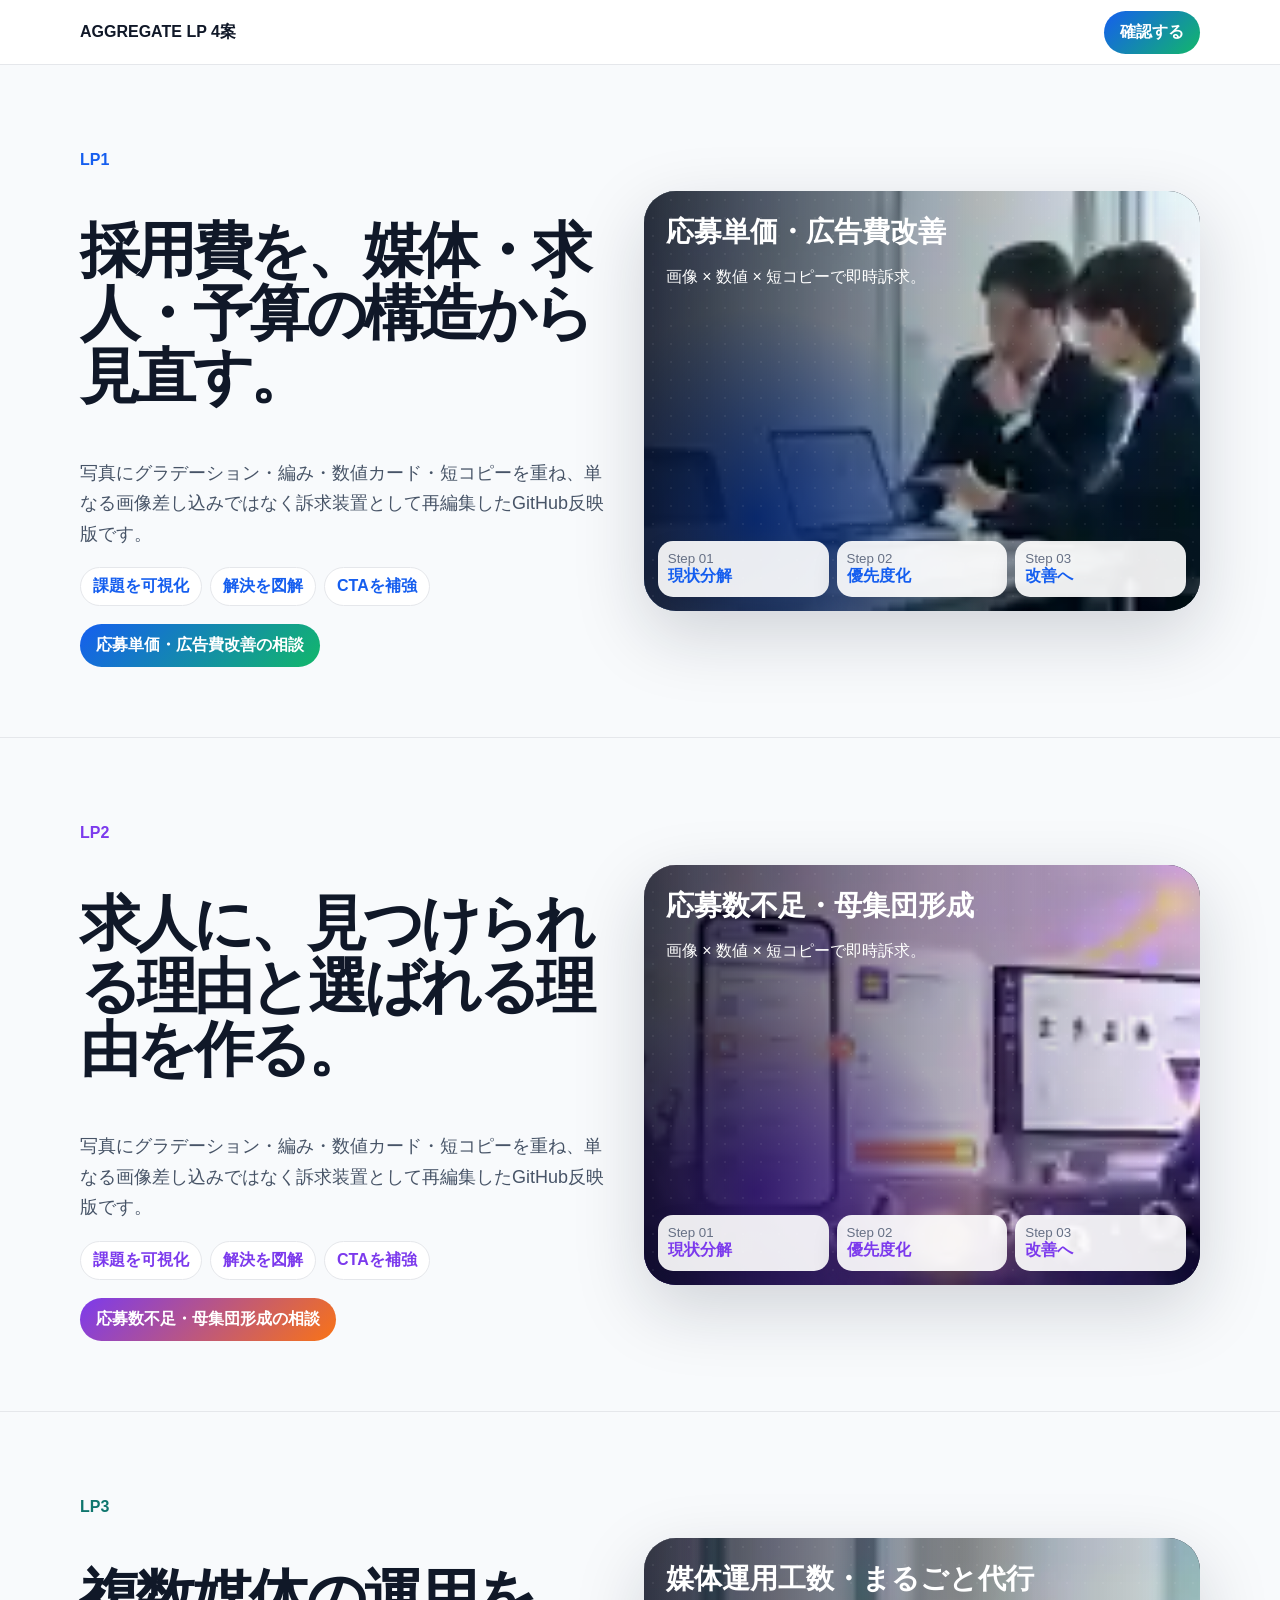
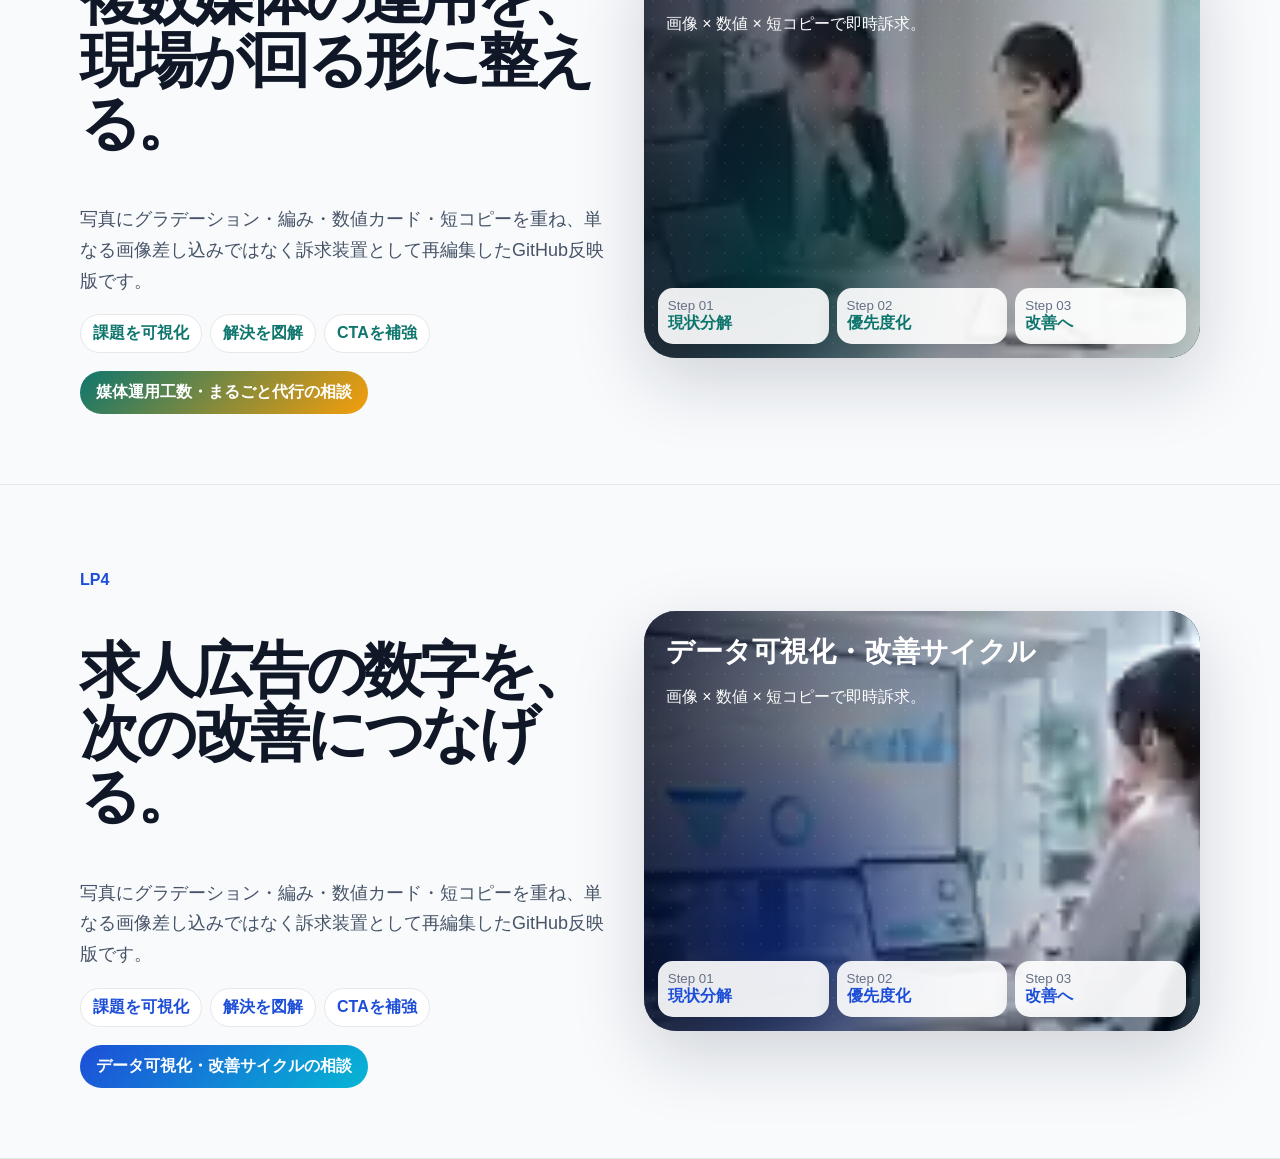
<file: outputs/06_code/aggregate-visual-composited-20260429/index.html>
<!doctype html><html lang="ja"><head><meta charset="utf-8"><meta name="viewport" content="width=device-width,initial-scale=1"><title>Aggregate 課題別LP 4案</title><style>*{box-sizing:border-box}body{margin:0;font-family:-apple-system,BlinkMacSystemFont,"Segoe UI","Noto Sans JP",sans-serif;background:#f8fafc;color:#101828}.w{width:min(1120px,calc(100% - 32px));margin:auto}.nav{position:sticky;top:0;background:#fff;border-bottom:1px solid #e5e7eb;z-index:9}.ni{height:64px;display:flex;align-items:center;justify-content:space-between}.btn{display:inline-flex;border-radius:999px;background:linear-gradient(135deg,var(--c),var(--a));color:#fff;text-decoration:none;padding:11px 16px;font-weight:900}.lp{padding:70px 0;border-bottom:1px solid #e5e7eb}.g{display:grid;grid-template-columns:1fr 1.05fr;gap:34px;align-items:center}h1{font-size:clamp(34px,5vw,60px);line-height:1.05;letter-spacing:-.06em}.lead{font-size:18px;color:#475467;line-height:1.7}.v{position:relative;min-height:420px;border-radius:32px;overflow:hidden;box-shadow:0 24px 70px #1018282b;background:#111827}.v img{position:absolute;inset:0;width:100%;height:100%;object-fit:cover;image-rendering:auto}.v:before{content:"";position:absolute;inset:0;background:linear-gradient(90deg,#020617cc,#02061755,#02061700),radial-gradient(circle at 20% 78%,var(--c),transparent 38%);z-index:1}.mesh{position:absolute;inset:0;z-index:2;background-image:radial-gradient(#fff7 1px,transparent 1px);background-size:18px 18px;opacity:.13}.cap{position:absolute;z-index:3;left:22px;top:22px;right:22px;color:#fff}.cap b{font-size:28px}.cards{position:absolute;z-index:4;left:14px;right:14px;bottom:14px;display:grid;grid-template-columns:repeat(3,1fr);gap:8px}.cards div{background:#ffffffe8;border-radius:15px;padding:10px;box-shadow:0 12px 26px #0002}.cards small{display:block;color:#667085}.cards b{color:var(--c)}.tag{display:flex;flex-wrap:wrap;gap:8px;margin:18px 0}.tag span{background:#fff;border:1px solid #e5e7eb;border-radius:999px;padding:8px 12px;font-weight:900;color:var(--c)}@media(max-width:850px){.g,.cards{grid-template-columns:1fr}.v{min-height:520px}h1{font-size:38px}}</style></head><body><header class="nav"><div class="w ni"><b>AGGREGATE LP 4案</b><a class="btn" style="--c:#155EEF;--a:#12B76A" href="#lp1">確認する</a></div></header><main><section class="lp" id="lp1" style="--c:#155EEF;--a:#12B76A"><div class="w g"><div><p><b style="color:var(--c)">LP1</b></p><h1>採用費を、媒体・求人・予算の構造から見直す。</h1><p class="lead">写真にグラデーション・編み・数値カード・短コピーを重ね、単なる画像差し込みではなく訴求装置として再編集したGitHub反映版です。</p><div class="tag"><span>課題を可視化</span><span>解決を図解</span><span>CTAを補強</span></div><a class="btn" href="#lp1">応募単価・広告費改善の相談</a></div><div class="v"><img src="[data-uri]"><div class="mesh"></div><div class="cap"><b>応募単価・広告費改善</b><p>画像 × 数値 × 短コピーで即時訴求。</p></div><div class="cards"><div><small>Step 01</small><b>現状分解</b></div><div><small>Step 02</small><b>優先度化</b></div><div><small>Step 03</small><b>改善へ</b></div></div></div></div></section><section class="lp" id="lp2" style="--c:#7C3AED;--a:#F97316"><div class="w g"><div><p><b style="color:var(--c)">LP2</b></p><h1>求人に、見つけられる理由と選ばれる理由を作る。</h1><p class="lead">写真にグラデーション・編み・数値カード・短コピーを重ね、単なる画像差し込みではなく訴求装置として再編集したGitHub反映版です。</p><div class="tag"><span>課題を可視化</span><span>解決を図解</span><span>CTAを補強</span></div><a class="btn" href="#lp2">応募数不足・母集団形成の相談</a></div><div class="v"><img src="[data-uri]"><div class="mesh"></div><div class="cap"><b>応募数不足・母集団形成</b><p>画像 × 数値 × 短コピーで即時訴求。</p></div><div class="cards"><div><small>Step 01</small><b>現状分解</b></div><div><small>Step 02</small><b>優先度化</b></div><div><small>Step 03</small><b>改善へ</b></div></div></div></div></section><section class="lp" id="lp3" style="--c:#0F766E;--a:#F59E0B"><div class="w g"><div><p><b style="color:var(--c)">LP3</b></p><h1>複数媒体の運用を、現場が回る形に整える。</h1><p class="lead">写真にグラデーション・編み・数値カード・短コピーを重ね、単なる画像差し込みではなく訴求装置として再編集したGitHub反映版です。</p><div class="tag"><span>課題を可視化</span><span>解決を図解</span><span>CTAを補強</span></div><a class="btn" href="#lp3">媒体運用工数・まるごと代行の相談</a></div><div class="v"><img src="[data-uri]"><div class="mesh"></div><div class="cap"><b>媒体運用工数・まるごと代行</b><p>画像 × 数値 × 短コピーで即時訴求。</p></div><div class="cards"><div><small>Step 01</small><b>現状分解</b></div><div><small>Step 02</small><b>優先度化</b></div><div><small>Step 03</small><b>改善へ</b></div></div></div></div></section><section class="lp" id="lp4" style="--c:#1D4ED8;--a:#06B6D4"><div class="w g"><div><p><b style="color:var(--c)">LP4</b></p><h1>求人広告の数字を、次の改善につなげる。</h1><p class="lead">写真にグラデーション・編み・数値カード・短コピーを重ね、単なる画像差し込みではなく訴求装置として再編集したGitHub反映版です。</p><div class="tag"><span>課題を可視化</span><span>解決を図解</span><span>CTAを補強</span></div><a class="btn" href="#lp4">データ可視化・改善サイクルの相談</a></div><div class="v"><img src="[data-uri]"><div class="mesh"></div><div class="cap"><b>データ可視化・改善サイクル</b><p>画像 × 数値 × 短コピーで即時訴求。</p></div><div class="cards"><div><small>Step 01</small><b>現状分解</b></div><div><small>Step 02</small><b>優先度化</b></div><div><small>Step 03</small><b>改善へ</b></div></div></div></div></section></main></body></html>
</file>
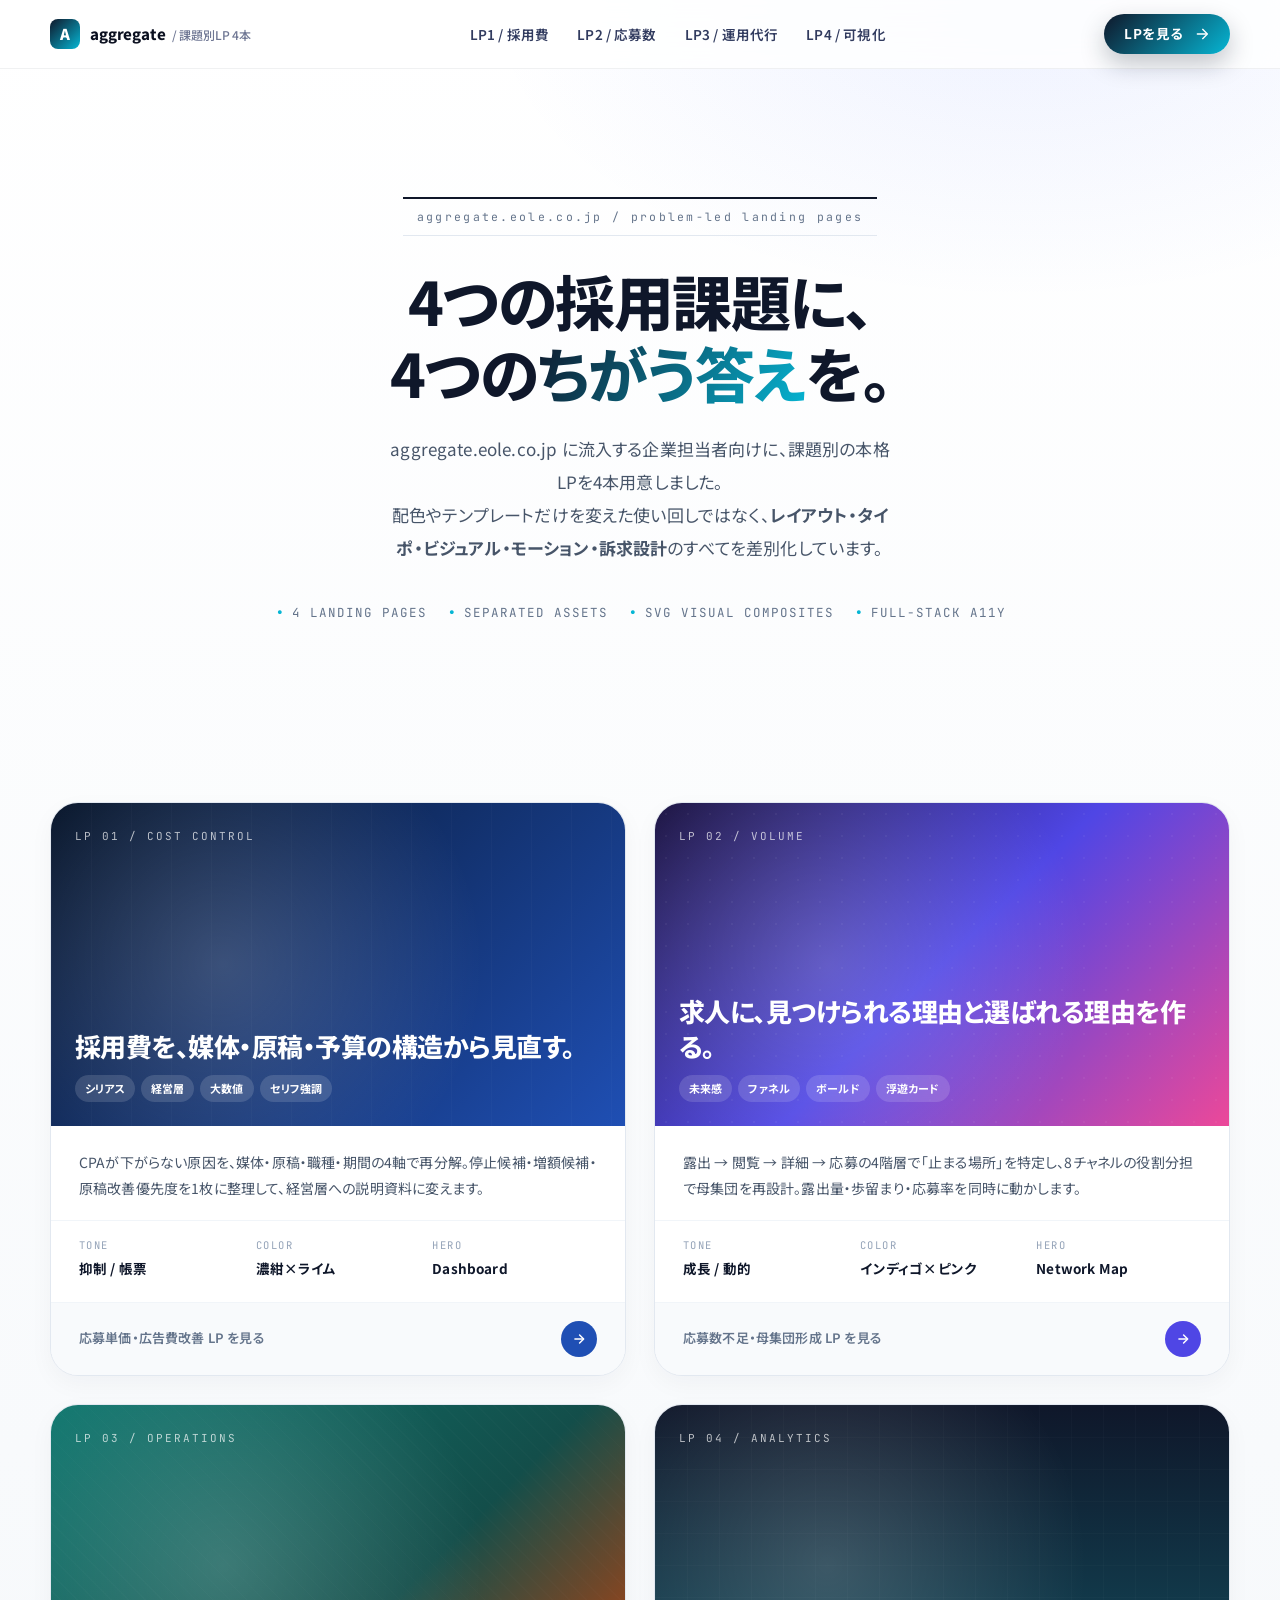
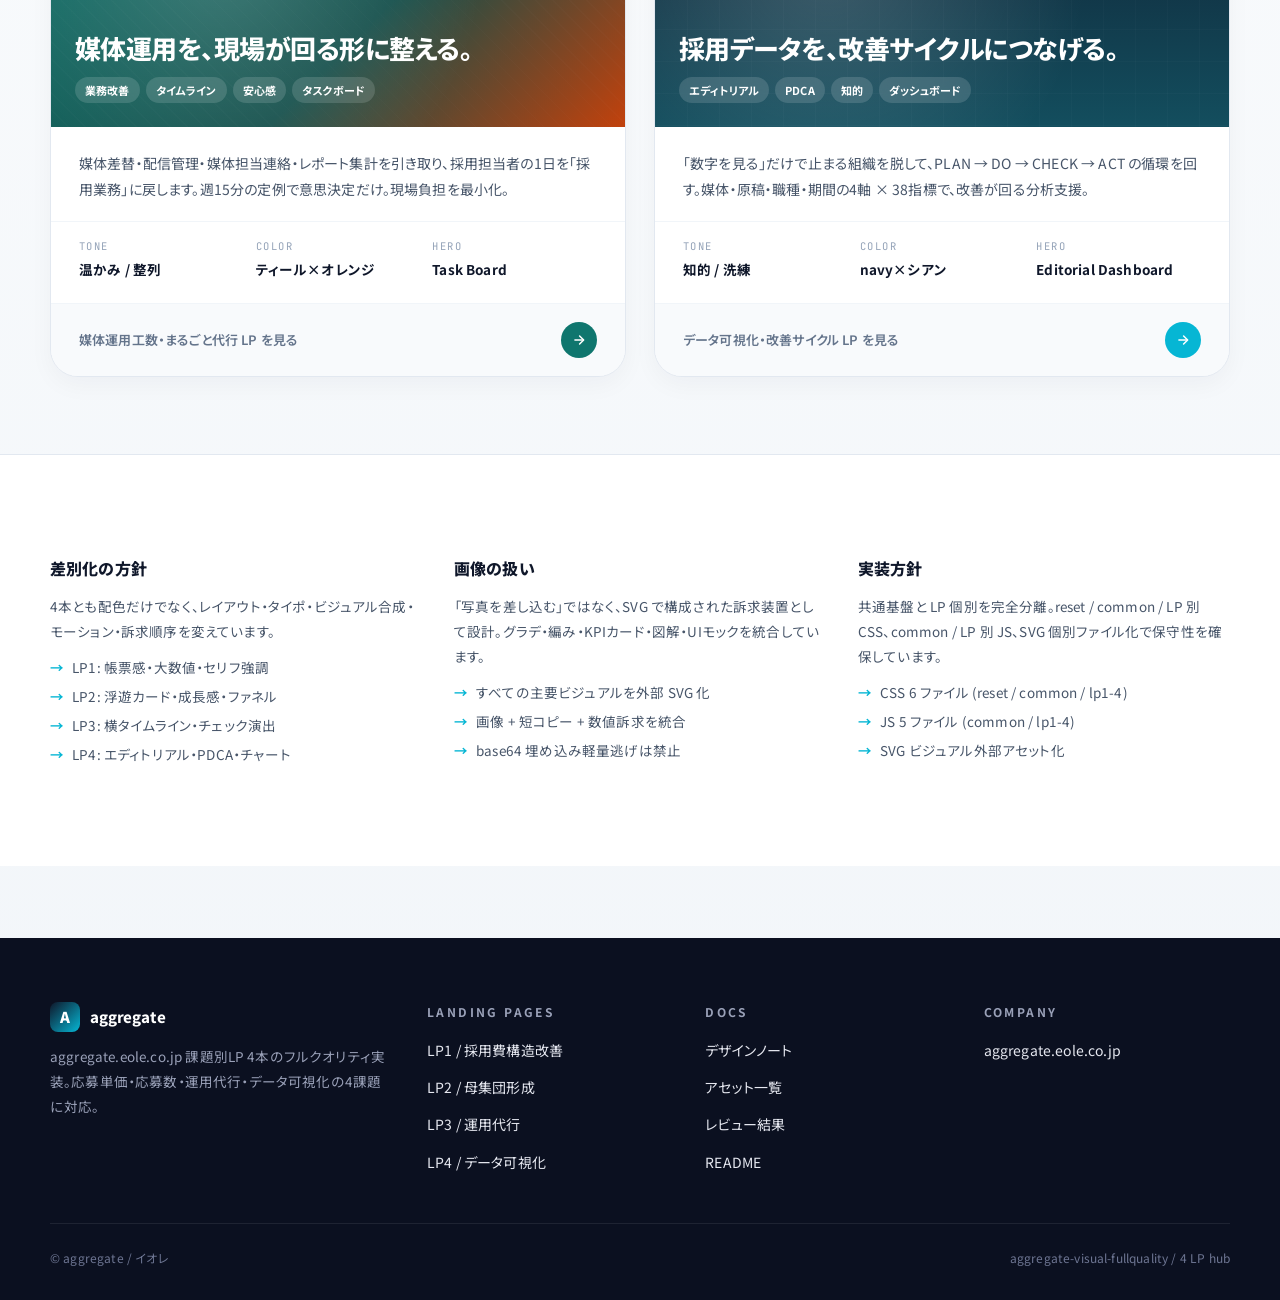
<file: outputs/06_code/aggregate-visual-fullquality/index.html>
<!doctype html>
<html lang="ja">
<head>
<meta charset="utf-8">
<meta name="viewport" content="width=device-width,initial-scale=1,viewport-fit=cover">
<meta name="theme-color" content="#0F172A">
<meta name="description" content="aggregate.eole.co.jp 課題別LP 4本のハブページ。応募単価・応募数・運用代行・データ可視化の4課題に対応。">
<title>aggregate 課題別LP / 4本のフルクオリティ版</title>
<link rel="preconnect" href="https://fonts.googleapis.com">
<link rel="preconnect" href="https://fonts.gstatic.com" crossorigin>
<link href="https://fonts.googleapis.com/css2?family=DM+Sans:wght@400;500;600;700;800&family=Inter:wght@400;500;600;700;800&family=JetBrains+Mono:wght@400;500&family=Noto+Sans+JP:wght@400;500;600;700;800;900&display=swap" rel="stylesheet">
<link rel="stylesheet" href="assets/css/reset.css">
<link rel="stylesheet" href="assets/css/common.css">
<style>
  body {
    background:
      radial-gradient(900px 500px at 80% 0%, rgba(46, 91, 255, .08), transparent 60%),
      linear-gradient(180deg, #fff 0%, #F1F5F9 100%);
    --brand-primary: #0F172A;
    --brand-secondary: #06B6D4;
    --brand-tint: rgba(15, 23, 42, .06);
    --brand-shadow: rgba(15, 23, 42, .25);
  }
  .hub-hero {
    padding: clamp(80px, 10vw, 140px) 0 clamp(64px, 8vw, 100px);
    text-align: center;
    position: relative;
  }
  .hub-hero__masthead {
    display: inline-block;
    font-family: var(--font-mono);
    font-size: 11.5px;
    letter-spacing: .2em;
    color: #64748B;
    border-top: 2px solid #0F172A;
    border-bottom: 1px solid #E2E8F0;
    padding: 8px 14px;
    margin-bottom: 28px;
  }
  .hub-hero h1 {
    font-size: clamp(34px, 5.4vw, 60px);
    line-height: 1.2;
    font-weight: 800;
    letter-spacing: -.025em;
    color: #0F172A;
    margin-bottom: 24px;
  }
  .hub-hero h1 em {
    font-style: normal;
    background: linear-gradient(120deg, #0F172A, #06B6D4);
    -webkit-background-clip: text; background-clip: text; color: transparent;
  }
  .hub-hero__lead {
    color: #475569;
    max-width: 56ch;
    margin: 0 auto 34px;
    font-size: clamp(15px, 1.5vw, 17px);
    line-height: 1.95;
  }
  .hub-hero__meta {
    display: inline-flex;
    flex-wrap: wrap;
    gap: 20px;
    justify-content: center;
    color: #64748B;
    font-size: 12.5px;
    font-family: var(--font-mono);
    letter-spacing: .08em;
  }
  .hub-hero__meta span { display: inline-flex; gap: 6px; align-items: center; }
  .hub-hero__meta span::before { content: "•"; color: #06B6D4; font-size: 16px; line-height: 1; }

  .hub-grid {
    padding-block: clamp(48px, 6vw, 80px);
  }
  .hub-grid__list {
    display: grid;
    gap: 22px;
    grid-template-columns: 1fr;
  }
  @media (min-width: 760px) { .hub-grid__list { grid-template-columns: repeat(2, 1fr); } }
  @media (min-width: 1100px) { .hub-grid__list { grid-template-columns: repeat(2, 1fr); gap: 28px; } }

  .hub-card {
    position: relative;
    border-radius: 28px;
    overflow: hidden;
    background: #fff;
    border: 1px solid #E2E8F0;
    box-shadow: 0 8px 24px rgba(15, 23, 42, .04);
    display: grid;
    grid-template-rows: auto 1fr auto;
    transition: transform .35s ease, box-shadow .35s ease, border-color .35s ease;
    color: inherit;
    text-decoration: none;
  }
  .hub-card:hover { transform: translateY(-6px); box-shadow: 0 30px 60px rgba(15, 23, 42, .14); border-color: var(--card-color, #06B6D4); }

  .hub-card__visual {
    position: relative;
    aspect-ratio: 16/9;
    background: var(--card-bg);
    overflow: hidden;
  }
  .hub-card__visual::before {
    content: "";
    position: absolute; inset: 0;
    background-image:
      radial-gradient(circle at 30% 50%, rgba(255,255,255,.18), transparent 60%);
  }
  .hub-card__visual::after {
    content: "";
    position: absolute; inset: 0;
    background-image: var(--card-pattern);
    background-size: var(--card-pattern-size, 32px 32px);
    opacity: .25;
  }
  .hub-card__visual-inner {
    position: relative; z-index: 2;
    height: 100%;
    padding: 24px;
    display: grid;
    grid-template-rows: auto 1fr auto;
    color: #fff;
  }
  .hub-card__no {
    font-family: var(--font-mono);
    font-size: 11px;
    letter-spacing: .18em;
    color: rgba(255,255,255,.7);
  }
  .hub-card__title {
    font-size: clamp(20px, 2.4vw, 26px);
    font-weight: 800;
    line-height: 1.35;
    letter-spacing: -.02em;
    align-self: end;
  }
  .hub-card__chips {
    display: flex; gap: 6px; flex-wrap: wrap;
    margin-top: 12px;
  }
  .hub-card__chips span {
    background: rgba(255,255,255,.14);
    padding: 4px 10px;
    border-radius: 999px;
    font-size: 11px;
    font-weight: 700;
    backdrop-filter: blur(6px);
  }

  .hub-card__body { padding: 24px 28px 18px; }
  .hub-card__lead { font-size: 14px; color: #475569; line-height: 1.85; }

  .hub-card__metas {
    display: grid;
    grid-template-columns: 1fr 1fr 1fr;
    gap: 12px;
    padding: 16px 28px 22px;
    border-top: 1px solid #F1F5F9;
  }
  .hub-card__meta { display: grid; gap: 2px; font-size: 12px; }
  .hub-card__meta small { color: #94A3B8; font-family: var(--font-mono); font-size: 10.5px; letter-spacing: .14em; }
  .hub-card__meta b { color: #0F172A; font-weight: 700; font-size: 13.5px; }

  .hub-card__footer {
    padding: 18px 28px;
    background: #F8FAFC;
    display: flex; align-items: center; justify-content: space-between;
    border-top: 1px solid #F1F5F9;
  }
  .hub-card__footer span { font-size: 13px; color: #64748B; font-weight: 600; }
  .hub-card__footer .arrow {
    width: 36px; height: 36px;
    border-radius: 50%;
    background: var(--card-color, #0F172A);
    color: #fff;
    display: grid; place-items: center;
    transition: transform .25s ease;
  }
  .hub-card:hover .hub-card__footer .arrow { transform: translateX(4px); }

  /* ▼ 各カードの差別化スタイル */
  .hub-card--lp1 {
    --card-bg: linear-gradient(135deg, #061429 0%, #1F4FB4 100%);
    --card-pattern: linear-gradient(to right, rgba(255,255,255,.08) 1px, transparent 1px);
    --card-pattern-size: 40px 100%;
    --card-color: #1F4FB4;
  }
  .hub-card--lp2 {
    --card-bg: linear-gradient(135deg, #1A1240 0%, #4F46E5 50%, #EC4899 100%);
    --card-pattern: radial-gradient(rgba(255,255,255,.18) 1px, transparent 1px);
    --card-pattern-size: 22px 22px;
    --card-color: #4F46E5;
  }
  .hub-card--lp3 {
    --card-bg: linear-gradient(135deg, #0F766E 0%, #134E4A 60%, #C2410C 100%);
    --card-pattern: repeating-linear-gradient(45deg, rgba(255,255,255,.05) 0 1px, transparent 1px 12px);
    --card-pattern-size: auto;
    --card-color: #0F766E;
  }
  .hub-card--lp4 {
    --card-bg: linear-gradient(180deg, #0F172A 0%, #134E5E 100%);
    --card-pattern:
      linear-gradient(to right, rgba(255,255,255,.08) 1px, transparent 1px),
      linear-gradient(to bottom, rgba(255,255,255,.08) 1px, transparent 1px);
    --card-pattern-size: 32px 32px;
    --card-color: #06B6D4;
  }

  .hub-info {
    padding: clamp(60px, 8vw, 100px) 0;
    background: #fff;
    border-top: 1px solid #E2E8F0;
  }
  .hub-info__grid {
    display: grid; gap: 32px;
    grid-template-columns: 1fr;
  }
  @media (min-width: 880px) { .hub-info__grid { grid-template-columns: repeat(3, 1fr); } }
  .hub-info__col h3 {
    font-size: 16px;
    font-weight: 800;
    color: #0F172A;
    margin-bottom: 12px;
  }
  .hub-info__col p { font-size: 13.5px; color: #475569; line-height: 1.85; }
  .hub-info__col ul { list-style: none; padding: 0; margin: 12px 0 0; display: grid; gap: 6px; font-size: 13.5px; color: #475569; }
  .hub-info__col li::before { content: "→"; color: #06B6D4; margin-right: 8px; font-weight: 700; }
</style>
</head>
<body>

<header class="site-header">
  <div class="l-container site-header__inner">
    <a href="index.html" class="site-logo">
      <span class="site-logo__mark">A</span>
      <span>aggregate<span class="site-logo__sub">/ 課題別LP 4本</span></span>
    </a>
    <nav class="site-nav" aria-label="メインナビ">
      <a href="lp1-cpa-cost/">LP1 / 採用費</a>
      <a href="lp2-application-volume/">LP2 / 応募数</a>
      <a href="lp3-operation-outsourcing/">LP3 / 運用代行</a>
      <a href="lp4-analytics-improvement/">LP4 / 可視化</a>
    </nav>
    <a href="lp1-cpa-cost/" class="btn btn--primary" style="background:linear-gradient(135deg,#0F172A,#06B6D4);padding:12px 20px;font-size:13.5px">LPを見る
      <svg width="16" height="16" viewBox="0 0 24 24" fill="none" stroke="currentColor" stroke-width="2" stroke-linecap="round" stroke-linejoin="round"><path d="M5 12h14"/><path d="m13 5 7 7-7 7"/></svg>
    </a>
  </div>
</header>

<main>

<!-- ============== HERO ============== -->
<section class="hub-hero">
  <div class="l-container">
    <div class="hub-hero__masthead">aggregate.eole.co.jp / problem-led landing pages</div>
    <h1>4つの採用課題に、<br>4つの<em>ちがう答え</em>を。</h1>
    <p class="hub-hero__lead">
      aggregate.eole.co.jp に流入する企業担当者向けに、課題別の本格LPを4本用意しました。<br>
      配色やテンプレートだけを変えた使い回しではなく、<strong>レイアウト・タイポ・ビジュアル・モーション・訴求設計</strong>のすべてを差別化しています。
    </p>
    <div class="hub-hero__meta">
      <span>4 LANDING PAGES</span>
      <span>SEPARATED ASSETS</span>
      <span>SVG VISUAL COMPOSITES</span>
      <span>FULL-STACK A11Y</span>
    </div>
  </div>
</section>

<!-- ============== GRID ============== -->
<section class="hub-grid">
  <div class="l-container">
    <div class="hub-grid__list">

      <!-- LP1 -->
      <a class="hub-card hub-card--lp1" href="lp1-cpa-cost/">
        <div class="hub-card__visual">
          <div class="hub-card__visual-inner">
            <div class="hub-card__no">LP 01 / COST CONTROL</div>
            <h2 class="hub-card__title">採用費を、媒体・原稿・予算の構造から見直す。</h2>
            <div class="hub-card__chips">
              <span>シリアス</span><span>経営層</span><span>大数値</span><span>セリフ強調</span>
            </div>
          </div>
        </div>
        <div class="hub-card__body">
          <p class="hub-card__lead">CPAが下がらない原因を、媒体・原稿・職種・期間の4軸で再分解。停止候補・増額候補・原稿改善優先度を1枚に整理して、経営層への説明資料に変えます。</p>
        </div>
        <div class="hub-card__metas">
          <div class="hub-card__meta"><small>TONE</small><b>抑制 / 帳票</b></div>
          <div class="hub-card__meta"><small>COLOR</small><b>濃紺×ライム</b></div>
          <div class="hub-card__meta"><small>HERO</small><b>Dashboard</b></div>
        </div>
        <div class="hub-card__footer">
          <span>応募単価・広告費改善 LP を見る</span>
          <span class="arrow">
            <svg width="14" height="14" viewBox="0 0 24 24" fill="none" stroke="currentColor" stroke-width="2.5" stroke-linecap="round" stroke-linejoin="round"><path d="M5 12h14"/><path d="m13 5 7 7-7 7"/></svg>
          </span>
        </div>
      </a>

      <!-- LP2 -->
      <a class="hub-card hub-card--lp2" href="lp2-application-volume/">
        <div class="hub-card__visual">
          <div class="hub-card__visual-inner">
            <div class="hub-card__no">LP 02 / VOLUME</div>
            <h2 class="hub-card__title">求人に、見つけられる理由と選ばれる理由を作る。</h2>
            <div class="hub-card__chips">
              <span>未来感</span><span>ファネル</span><span>ボールド</span><span>浮遊カード</span>
            </div>
          </div>
        </div>
        <div class="hub-card__body">
          <p class="hub-card__lead">露出 → 閲覧 → 詳細 → 応募の4階層で「止まる場所」を特定し、8チャネルの役割分担で母集団を再設計。露出量・歩留まり・応募率を同時に動かします。</p>
        </div>
        <div class="hub-card__metas">
          <div class="hub-card__meta"><small>TONE</small><b>成長 / 動的</b></div>
          <div class="hub-card__meta"><small>COLOR</small><b>インディゴ×ピンク</b></div>
          <div class="hub-card__meta"><small>HERO</small><b>Network Map</b></div>
        </div>
        <div class="hub-card__footer">
          <span>応募数不足・母集団形成 LP を見る</span>
          <span class="arrow">
            <svg width="14" height="14" viewBox="0 0 24 24" fill="none" stroke="currentColor" stroke-width="2.5" stroke-linecap="round" stroke-linejoin="round"><path d="M5 12h14"/><path d="m13 5 7 7-7 7"/></svg>
          </span>
        </div>
      </a>

      <!-- LP3 -->
      <a class="hub-card hub-card--lp3" href="lp3-operation-outsourcing/">
        <div class="hub-card__visual">
          <div class="hub-card__visual-inner">
            <div class="hub-card__no">LP 03 / OPERATIONS</div>
            <h2 class="hub-card__title">媒体運用を、現場が回る形に整える。</h2>
            <div class="hub-card__chips">
              <span>業務改善</span><span>タイムライン</span><span>安心感</span><span>タスクボード</span>
            </div>
          </div>
        </div>
        <div class="hub-card__body">
          <p class="hub-card__lead">媒体差替・配信管理・媒体担当連絡・レポート集計を引き取り、採用担当者の1日を「採用業務」に戻します。週15分の定例で意思決定だけ。現場負担を最小化。</p>
        </div>
        <div class="hub-card__metas">
          <div class="hub-card__meta"><small>TONE</small><b>温かみ / 整列</b></div>
          <div class="hub-card__meta"><small>COLOR</small><b>ティール×オレンジ</b></div>
          <div class="hub-card__meta"><small>HERO</small><b>Task Board</b></div>
        </div>
        <div class="hub-card__footer">
          <span>媒体運用工数・まるごと代行 LP を見る</span>
          <span class="arrow">
            <svg width="14" height="14" viewBox="0 0 24 24" fill="none" stroke="currentColor" stroke-width="2.5" stroke-linecap="round" stroke-linejoin="round"><path d="M5 12h14"/><path d="m13 5 7 7-7 7"/></svg>
          </span>
        </div>
      </a>

      <!-- LP4 -->
      <a class="hub-card hub-card--lp4" href="lp4-analytics-improvement/">
        <div class="hub-card__visual">
          <div class="hub-card__visual-inner">
            <div class="hub-card__no">LP 04 / ANALYTICS</div>
            <h2 class="hub-card__title">採用データを、改善サイクルにつなげる。</h2>
            <div class="hub-card__chips">
              <span>エディトリアル</span><span>PDCA</span><span>知的</span><span>ダッシュボード</span>
            </div>
          </div>
        </div>
        <div class="hub-card__body">
          <p class="hub-card__lead">「数字を見る」だけで止まる組織を脱して、PLAN → DO → CHECK → ACT の循環を回す。媒体・原稿・職種・期間の4軸 × 38指標で、改善が回る分析支援。</p>
        </div>
        <div class="hub-card__metas">
          <div class="hub-card__meta"><small>TONE</small><b>知的 / 洗練</b></div>
          <div class="hub-card__meta"><small>COLOR</small><b>navy×シアン</b></div>
          <div class="hub-card__meta"><small>HERO</small><b>Editorial Dashboard</b></div>
        </div>
        <div class="hub-card__footer">
          <span>データ可視化・改善サイクル LP を見る</span>
          <span class="arrow">
            <svg width="14" height="14" viewBox="0 0 24 24" fill="none" stroke="currentColor" stroke-width="2.5" stroke-linecap="round" stroke-linejoin="round"><path d="M5 12h14"/><path d="m13 5 7 7-7 7"/></svg>
          </span>
        </div>
      </a>

    </div>
  </div>
</section>

<!-- ============== INFO ============== -->
<section class="hub-info">
  <div class="l-container">
    <div class="hub-info__grid">
      <div class="hub-info__col">
        <h3>差別化の方針</h3>
        <p>4本とも配色だけでなく、レイアウト・タイポ・ビジュアル合成・モーション・訴求順序を変えています。</p>
        <ul>
          <li>LP1: 帳票感・大数値・セリフ強調</li>
          <li>LP2: 浮遊カード・成長感・ファネル</li>
          <li>LP3: 横タイムライン・チェック演出</li>
          <li>LP4: エディトリアル・PDCA・チャート</li>
        </ul>
      </div>
      <div class="hub-info__col">
        <h3>画像の扱い</h3>
        <p>「写真を差し込む」ではなく、SVG で構成された訴求装置として設計。グラデ・編み・KPIカード・図解・UIモックを統合しています。</p>
        <ul>
          <li>すべての主要ビジュアルを外部 SVG 化</li>
          <li>画像 + 短コピー + 数値訴求を統合</li>
          <li>base64 埋め込み軽量逃げは禁止</li>
        </ul>
      </div>
      <div class="hub-info__col">
        <h3>実装方針</h3>
        <p>共通基盤と LP 個別を完全分離。reset / common / LP 別 CSS、common / LP 別 JS、SVG 個別ファイル化で保守性を確保しています。</p>
        <ul>
          <li>CSS 6 ファイル (reset / common / lp1-4)</li>
          <li>JS 5 ファイル (common / lp1-4)</li>
          <li>SVG ビジュアル外部アセット化</li>
        </ul>
      </div>
    </div>
  </div>
</section>
</main>

<footer class="site-footer">
  <div class="l-container site-footer__grid">
    <div>
      <div class="site-logo" style="color:#fff">
        <span class="site-logo__mark">A</span>
        <span>aggregate</span>
      </div>
      <p class="site-footer__brand-blurb">aggregate.eole.co.jp 課題別LP 4本のフルクオリティ実装。応募単価・応募数・運用代行・データ可視化の4課題に対応。</p>
    </div>
    <div>
      <h4>LANDING PAGES</h4>
      <ul>
        <li><a href="lp1-cpa-cost/">LP1 / 採用費構造改善</a></li>
        <li><a href="lp2-application-volume/">LP2 / 母集団形成</a></li>
        <li><a href="lp3-operation-outsourcing/">LP3 / 運用代行</a></li>
        <li><a href="lp4-analytics-improvement/">LP4 / データ可視化</a></li>
      </ul>
    </div>
    <div>
      <h4>DOCS</h4>
      <ul>
        <li><a href="docs/design-notes.md">デザインノート</a></li>
        <li><a href="docs/asset-manifest.md">アセット一覧</a></li>
        <li><a href="docs/review.md">レビュー結果</a></li>
        <li><a href="README.md">README</a></li>
      </ul>
    </div>
    <div>
      <h4>COMPANY</h4>
      <ul>
        <li><a href="https://aggregate.eole.co.jp/" rel="noopener">aggregate.eole.co.jp</a></li>
      </ul>
    </div>
  </div>
  <div class="l-container site-footer__bottom">
    <span>&copy; aggregate / イオレ</span>
    <span>aggregate-visual-fullquality / 4 LP hub</span>
  </div>
</footer>

</body>
</html>
</file>
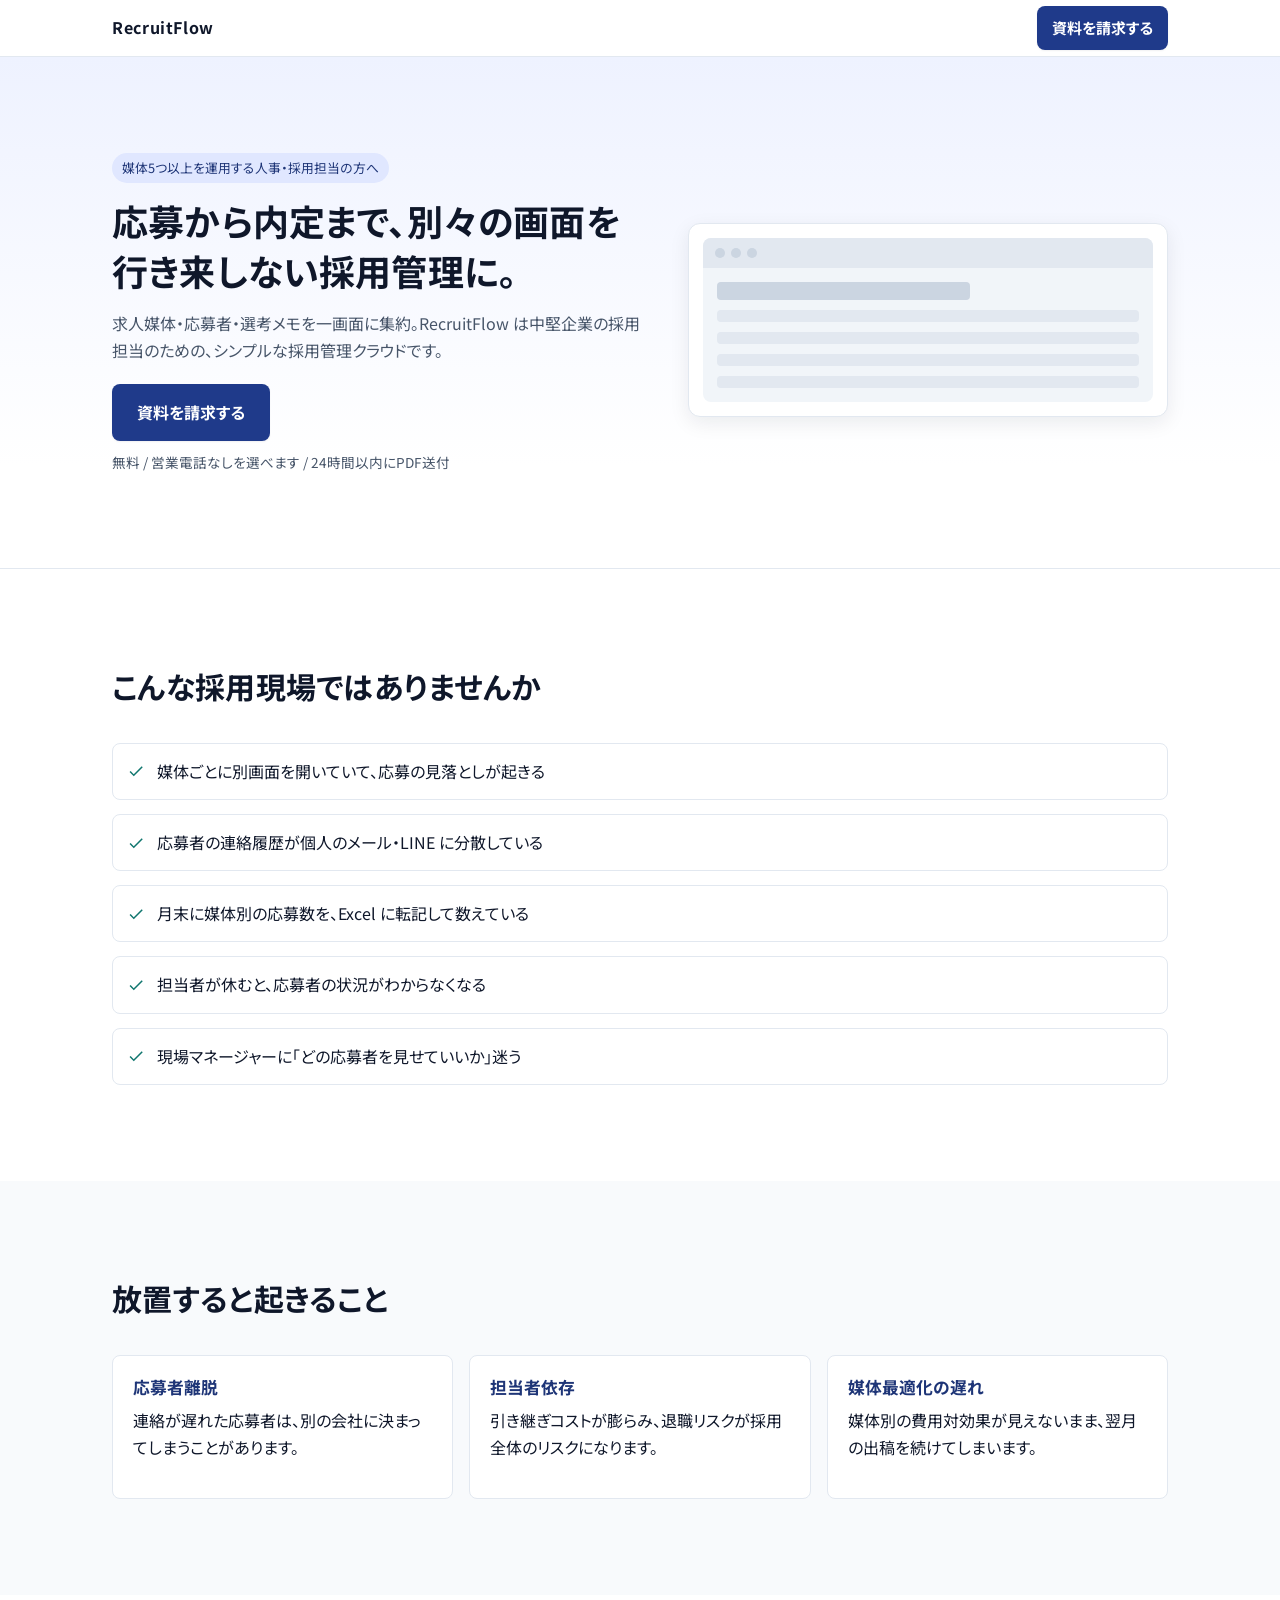
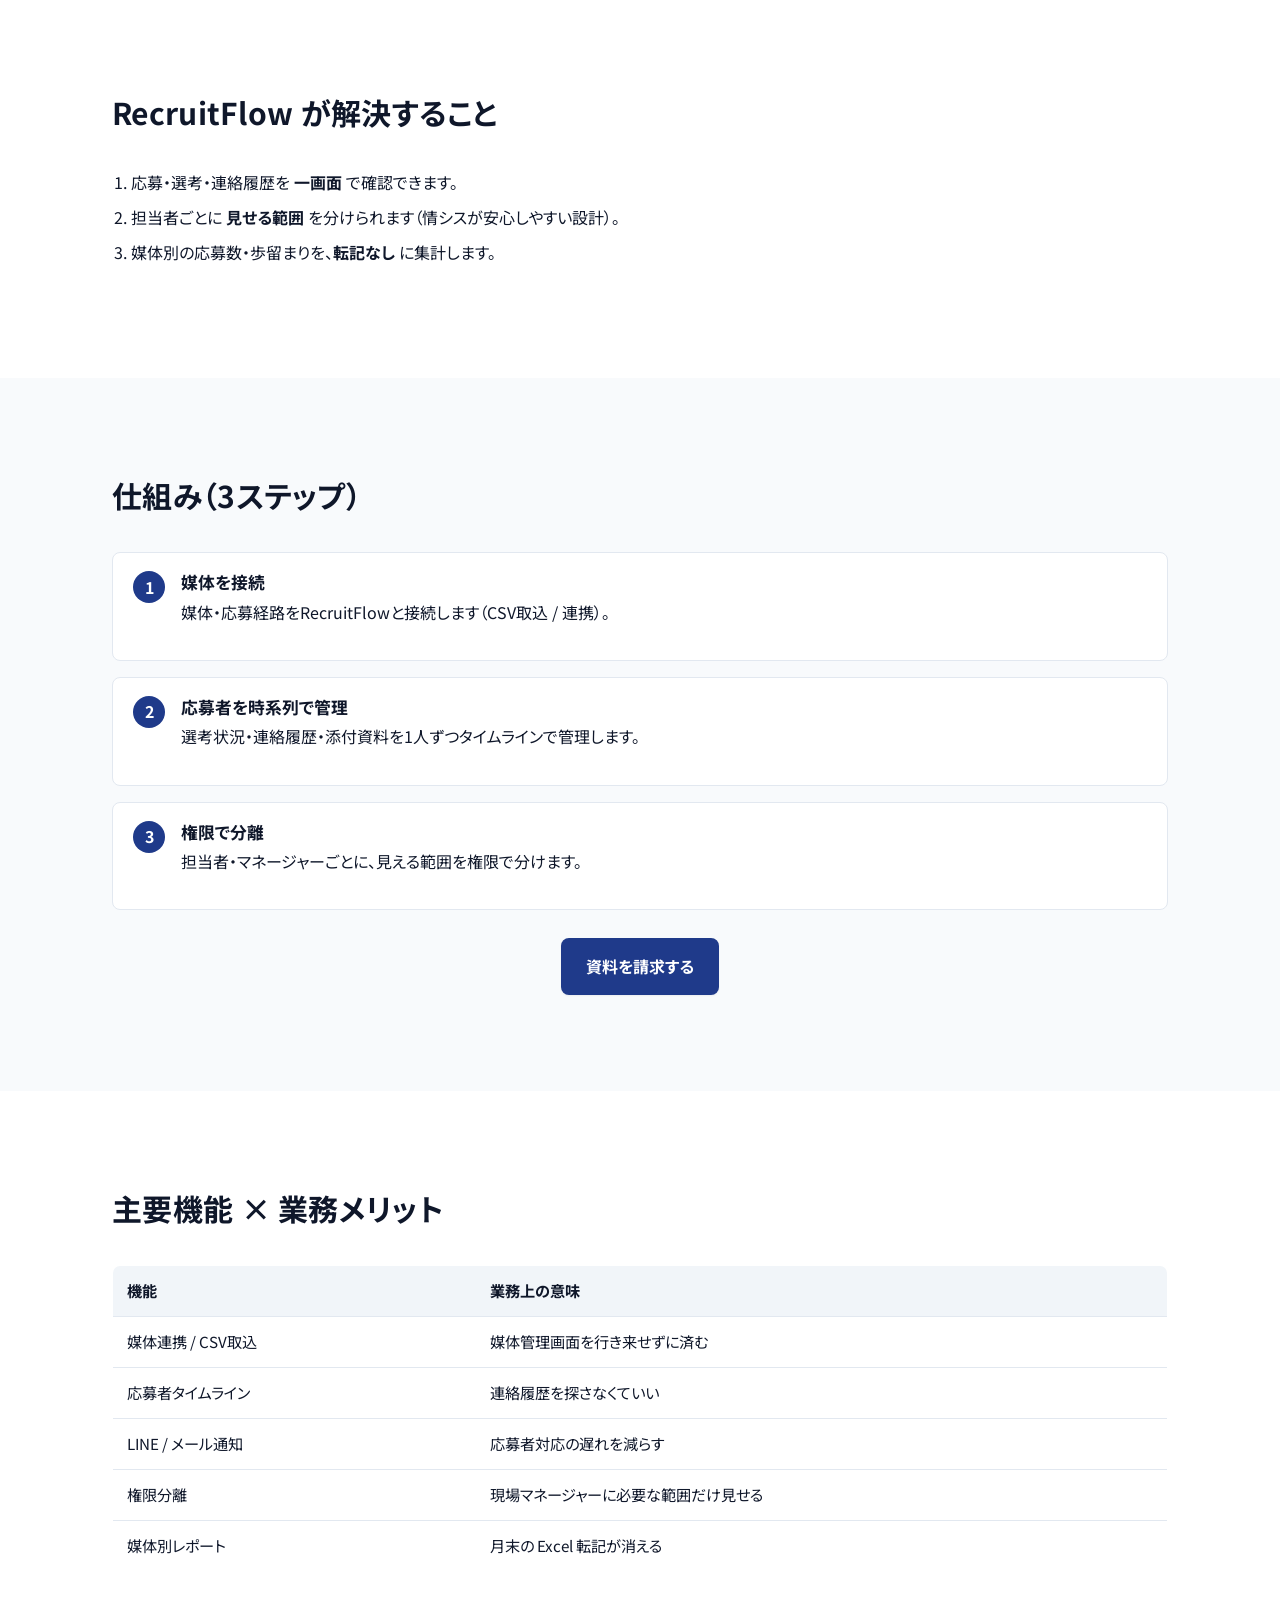
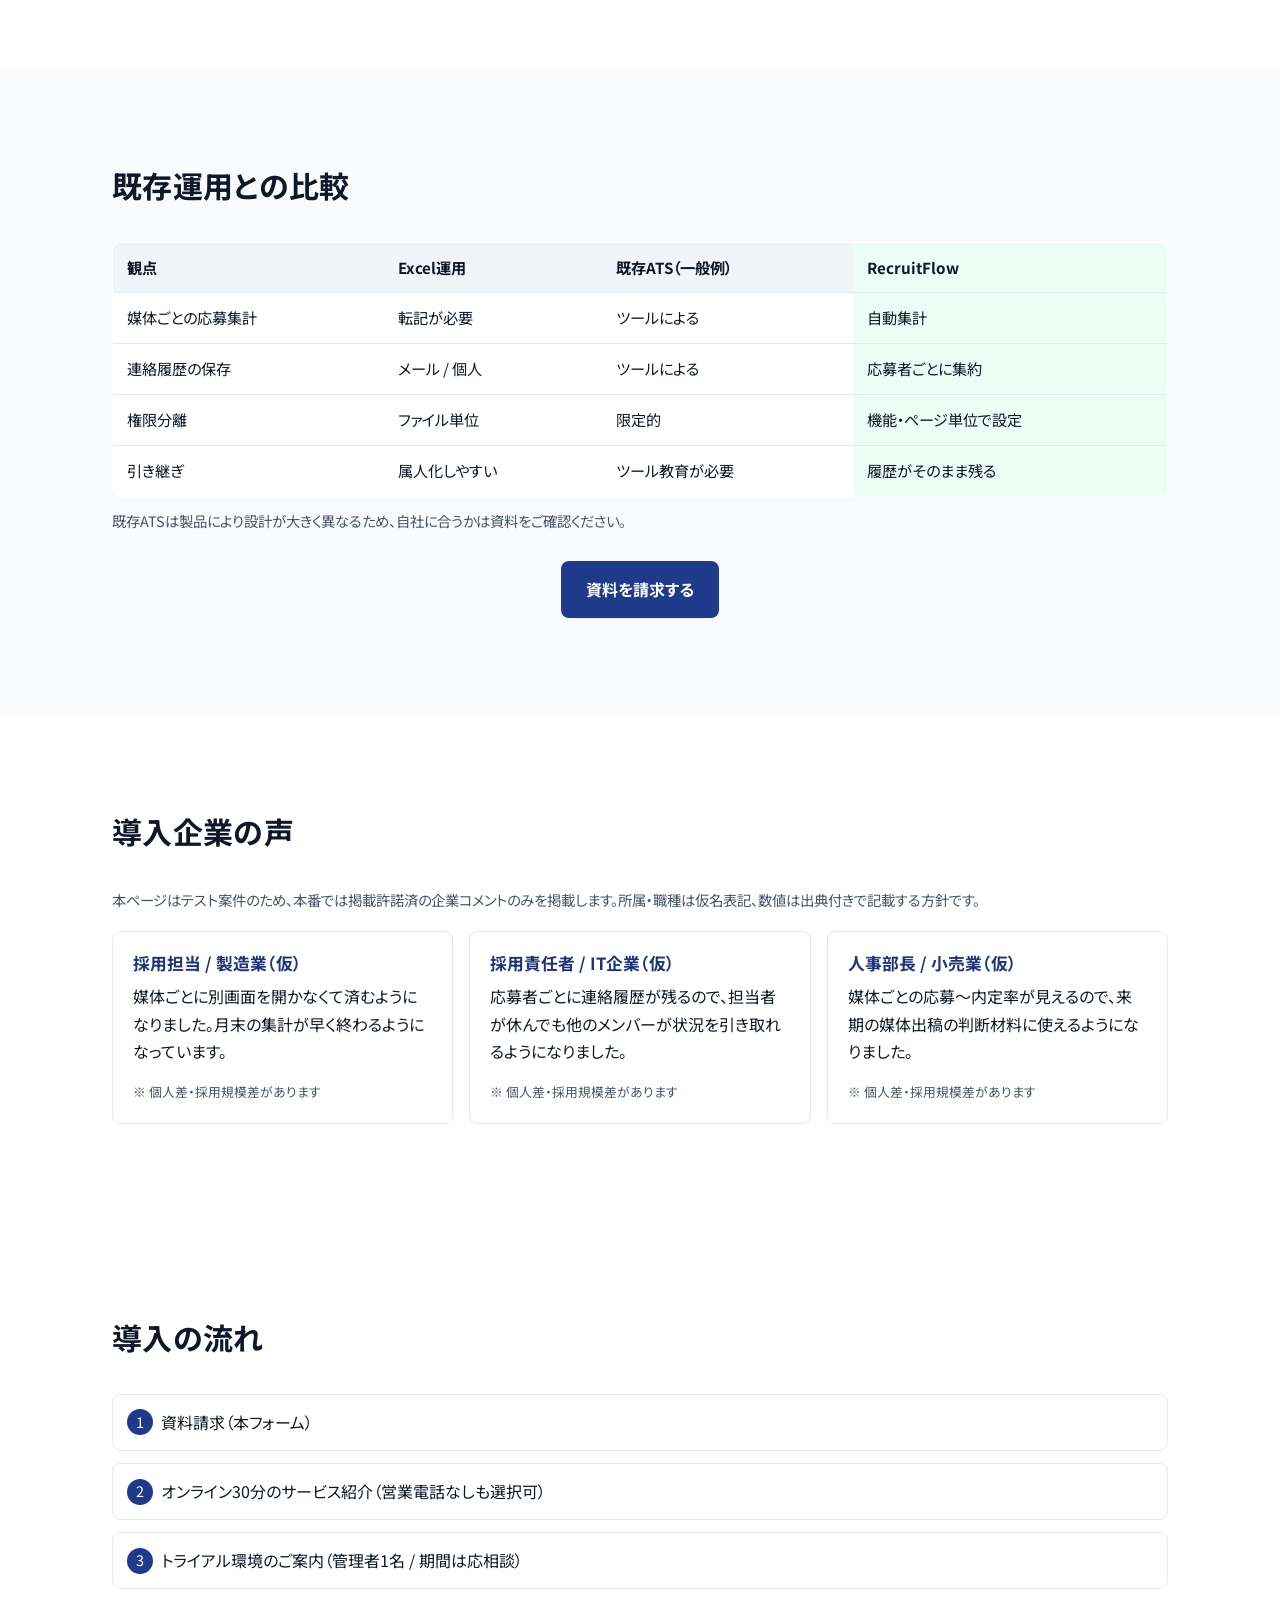
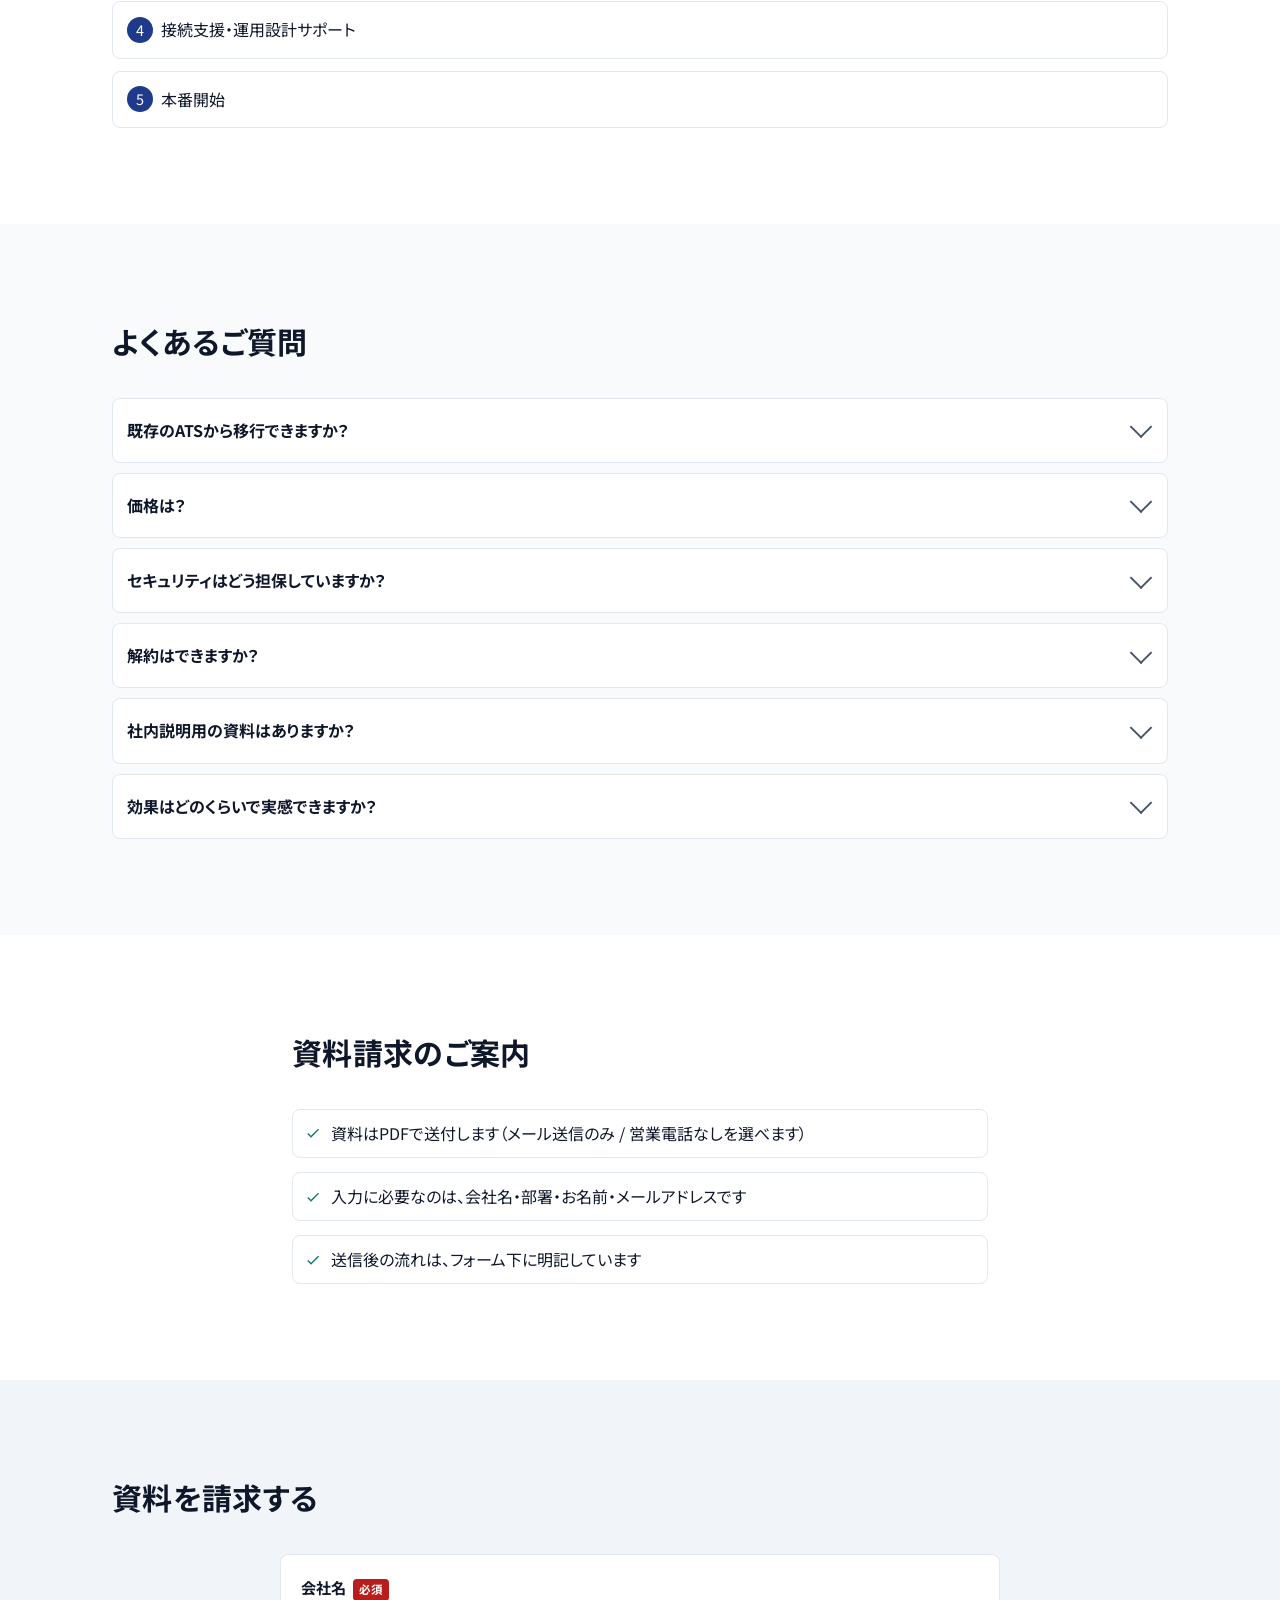
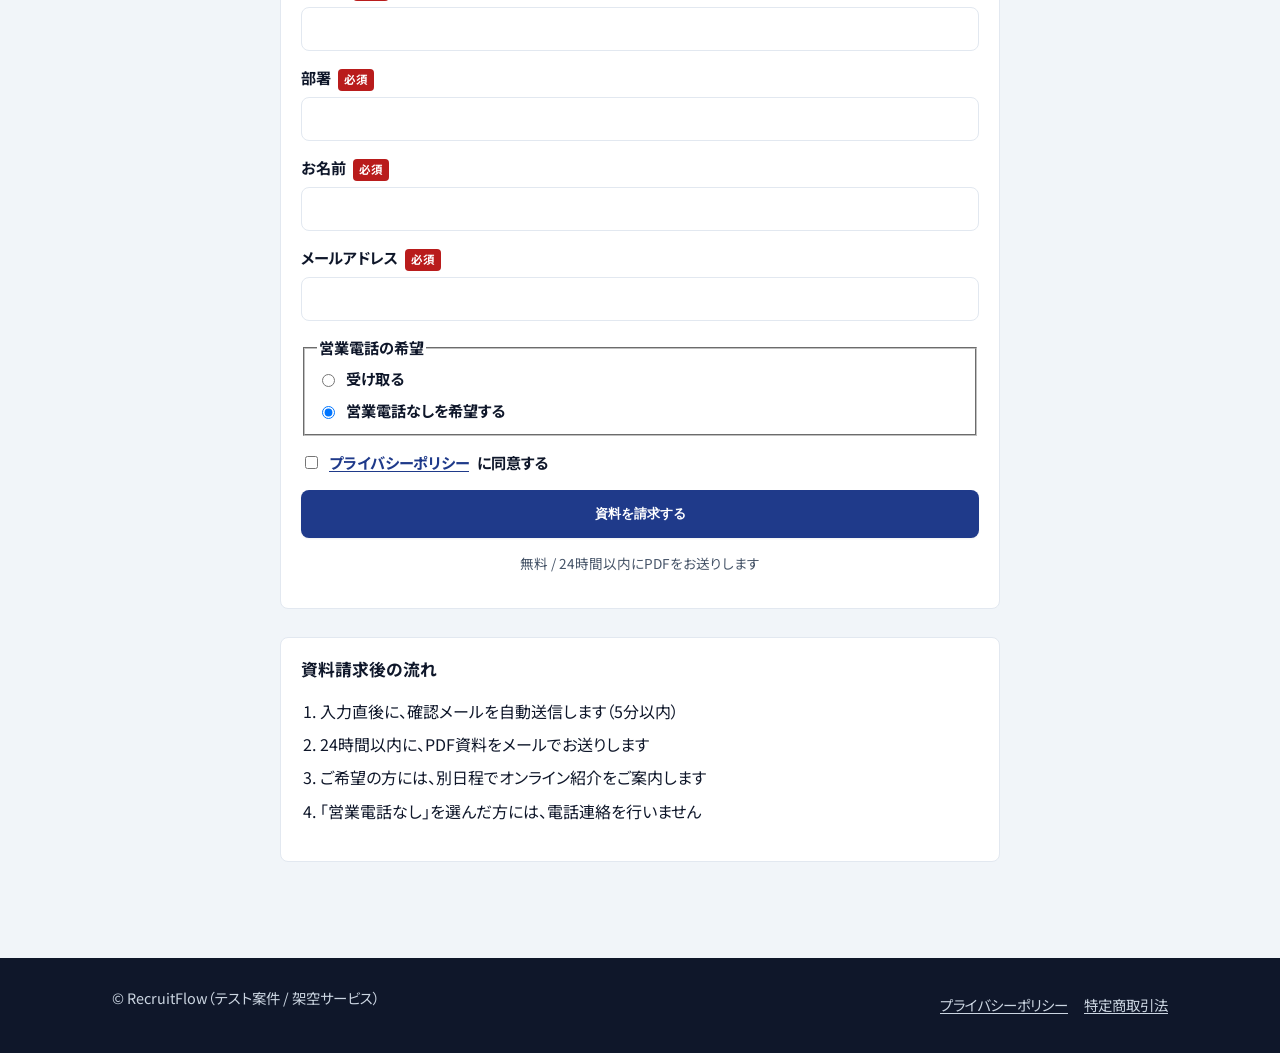
<file: outputs/06_code/recruitflow/index.html>
<!DOCTYPE html>
<html lang="ja">
<head>
  <meta charset="UTF-8" />
  <meta name="viewport" content="width=device-width, initial-scale=1" />
  <meta name="description" content="RecruitFlow は中堅企業の採用担当のための採用管理クラウド。応募・選考・連絡履歴を一画面で管理。資料請求はこちら。" />
  <meta name="robots" content="index,follow" />
  <meta property="og:title" content="RecruitFlow | 中堅企業の採用管理クラウド" />
  <meta property="og:description" content="応募から内定までを一画面で運用。媒体5つ以上を扱う採用担当のための採用管理クラウド。" />
  <meta property="og:type" content="website" />
  <link rel="preconnect" href="https://fonts.googleapis.com" />
  <link rel="preconnect" href="https://fonts.gstatic.com" crossorigin />
  <link rel="preload" as="style" href="https://fonts.googleapis.com/css2?family=Noto+Sans+JP:wght@400;500;700&display=swap" />
  <link rel="stylesheet" href="https://fonts.googleapis.com/css2?family=Noto+Sans+JP:wght@400;500;700&display=swap" media="print" onload="this.media='all'" />
  <link rel="stylesheet" href="style.css" />
  <title>RecruitFlow | 中堅企業の採用管理クラウド｜資料請求</title>
</head>
<body>
  <a class="skip-link" href="#main">本文へスキップ</a>

  <header class="site-header" role="banner">
    <div class="container header-inner">
      <a href="#" class="brand" aria-label="RecruitFlow ホーム">RecruitFlow</a>
      <a class="btn btn-primary btn-sm header-cta" href="#form" data-event="cta_click" data-position="header">資料を請求する</a>
    </div>
  </header>

  <main id="main">
    <!-- 1. FV -->
    <section class="fv" aria-labelledby="fv-title">
      <div class="container fv-grid">
        <div class="fv-text">
          <p class="fv-eyebrow">媒体5つ以上を運用する人事・採用担当の方へ</p>
          <h1 id="fv-title" class="fv-title">応募から内定まで、別々の画面を行き来しない採用管理に。</h1>
          <p class="fv-sub">求人媒体・応募者・選考メモを一画面に集約。RecruitFlow は中堅企業の採用担当のための、シンプルな採用管理クラウドです。</p>
          <div class="fv-cta">
            <a class="btn btn-primary" href="#form" data-event="cta_click" data-position="fv">資料を請求する</a>
            <p class="fv-note">無料 / 営業電話なしを選べます / 24時間以内にPDF送付</p>
          </div>
        </div>
        <div class="fv-mock" aria-hidden="true">
          <div class="mock-window">
            <div class="mock-bar"><span></span><span></span><span></span></div>
            <div class="mock-body">
              <div class="mock-row mock-row-head"></div>
              <div class="mock-row"></div>
              <div class="mock-row"></div>
              <div class="mock-row"></div>
              <div class="mock-row"></div>
            </div>
          </div>
        </div>
      </div>
    </section>

    <!-- 2. 課題 -->
    <section class="section" aria-labelledby="problem-title">
      <div class="container">
        <h2 id="problem-title" class="section-title">こんな採用現場ではありませんか</h2>
        <ul class="check-list">
          <li>媒体ごとに別画面を開いていて、応募の見落としが起きる</li>
          <li>応募者の連絡履歴が個人のメール・LINE に分散している</li>
          <li>月末に媒体別の応募数を、Excel に転記して数えている</li>
          <li>担当者が休むと、応募者の状況がわからなくなる</li>
          <li>現場マネージャーに「どの応募者を見せていいか」迷う</li>
        </ul>
      </div>
    </section>

    <!-- 3. 放置リスク -->
    <section class="section section-muted" aria-labelledby="risk-title">
      <div class="container">
        <h2 id="risk-title" class="section-title">放置すると起きること</h2>
        <div class="grid grid-3">
          <article class="card">
            <h3 class="card-title">応募者離脱</h3>
            <p>連絡が遅れた応募者は、別の会社に決まってしまうことがあります。</p>
          </article>
          <article class="card">
            <h3 class="card-title">担当者依存</h3>
            <p>引き継ぎコストが膨らみ、退職リスクが採用全体のリスクになります。</p>
          </article>
          <article class="card">
            <h3 class="card-title">媒体最適化の遅れ</h3>
            <p>媒体別の費用対効果が見えないまま、翌月の出稿を続けてしまいます。</p>
          </article>
        </div>
      </div>
    </section>

    <!-- 4. 解決 -->
    <section class="section" aria-labelledby="solution-title">
      <div class="container">
        <h2 id="solution-title" class="section-title">RecruitFlow が解決すること</h2>
        <ol class="num-list">
          <li>応募・選考・連絡履歴を <strong>一画面</strong> で確認できます。</li>
          <li>担当者ごとに <strong>見せる範囲</strong> を分けられます（情シスが安心しやすい設計）。</li>
          <li>媒体別の応募数・歩留まりを、<strong>転記なし</strong> に集計します。</li>
        </ol>
      </div>
    </section>

    <!-- 5. 仕組み -->
    <section class="section section-muted" aria-labelledby="howit-title">
      <div class="container">
        <h2 id="howit-title" class="section-title">仕組み（3ステップ）</h2>
        <ol class="step-list">
          <li><span class="step-num">1</span><div><h3>媒体を接続</h3><p>媒体・応募経路をRecruitFlowと接続します（CSV取込 / 連携）。</p></div></li>
          <li><span class="step-num">2</span><div><h3>応募者を時系列で管理</h3><p>選考状況・連絡履歴・添付資料を1人ずつタイムラインで管理します。</p></div></li>
          <li><span class="step-num">3</span><div><h3>権限で分離</h3><p>担当者・マネージャーごとに、見える範囲を権限で分けます。</p></div></li>
        </ol>
        <div class="cta-mid">
          <a class="btn btn-primary" href="#form" data-event="cta_click" data-position="mid_howit">資料を請求する</a>
        </div>
      </div>
    </section>

    <!-- 6. 機能 -->
    <section class="section" aria-labelledby="feature-title">
      <div class="container">
        <h2 id="feature-title" class="section-title">主要機能 × 業務メリット</h2>
        <div class="table-wrap">
          <table class="data-table">
            <thead>
              <tr><th scope="col">機能</th><th scope="col">業務上の意味</th></tr>
            </thead>
            <tbody>
              <tr><td>媒体連携 / CSV取込</td><td>媒体管理画面を行き来せずに済む</td></tr>
              <tr><td>応募者タイムライン</td><td>連絡履歴を探さなくていい</td></tr>
              <tr><td>LINE / メール通知</td><td>応募者対応の遅れを減らす</td></tr>
              <tr><td>権限分離</td><td>現場マネージャーに必要な範囲だけ見せる</td></tr>
              <tr><td>媒体別レポート</td><td>月末の Excel 転記が消える</td></tr>
            </tbody>
          </table>
        </div>
      </div>
    </section>

    <!-- 7. 比較 -->
    <section class="section section-muted" aria-labelledby="compare-title">
      <div class="container">
        <h2 id="compare-title" class="section-title">既存運用との比較</h2>
        <div class="table-wrap">
          <table class="data-table compare-table">
            <thead>
              <tr><th scope="col">観点</th><th scope="col">Excel運用</th><th scope="col">既存ATS（一般例）</th><th scope="col">RecruitFlow</th></tr>
            </thead>
            <tbody>
              <tr><td>媒体ごとの応募集計</td><td>転記が必要</td><td>ツールによる</td><td>自動集計</td></tr>
              <tr><td>連絡履歴の保存</td><td>メール / 個人</td><td>ツールによる</td><td>応募者ごとに集約</td></tr>
              <tr><td>権限分離</td><td>ファイル単位</td><td>限定的</td><td>機能・ページ単位で設定</td></tr>
              <tr><td>引き継ぎ</td><td>属人化しやすい</td><td>ツール教育が必要</td><td>履歴がそのまま残る</td></tr>
            </tbody>
          </table>
        </div>
        <p class="note">既存ATSは製品により設計が大きく異なるため、自社に合うかは資料をご確認ください。</p>
        <div class="cta-mid">
          <a class="btn btn-primary" href="#form" data-event="cta_click" data-position="mid_compare">資料を請求する</a>
        </div>
      </div>
    </section>

    <!-- 7.5 導入企業の声（許諾済のみ掲載 / テスト案件のため仮想ブロック） -->
    <section class="section" aria-labelledby="voice-title">
      <div class="container">
        <h2 id="voice-title" class="section-title">導入企業の声</h2>
        <p class="note">本ページはテスト案件のため、本番では掲載許諾済の企業コメントのみを掲載します。所属・職種は仮名表記、数値は出典付きで記載する方針です。</p>
        <div class="grid grid-3 voice-grid">
          <article class="card voice-card" data-placeholder="true">
            <h3 class="card-title">採用担当 / 製造業（仮）</h3>
            <p>媒体ごとに別画面を開かなくて済むようになりました。月末の集計が早く終わるようになっています。</p>
            <p class="voice-meta">※ 個人差・採用規模差があります</p>
          </article>
          <article class="card voice-card" data-placeholder="true">
            <h3 class="card-title">採用責任者 / IT企業（仮）</h3>
            <p>応募者ごとに連絡履歴が残るので、担当者が休んでも他のメンバーが状況を引き取れるようになりました。</p>
            <p class="voice-meta">※ 個人差・採用規模差があります</p>
          </article>
          <article class="card voice-card" data-placeholder="true">
            <h3 class="card-title">人事部長 / 小売業（仮）</h3>
            <p>媒体ごとの応募〜内定率が見えるので、来期の媒体出稿の判断材料に使えるようになりました。</p>
            <p class="voice-meta">※ 個人差・採用規模差があります</p>
          </article>
        </div>
      </div>
    </section>

    <!-- 8. 導入の流れ -->
    <section class="section" aria-labelledby="flow-title">
      <div class="container">
        <h2 id="flow-title" class="section-title">導入の流れ</h2>
        <ol class="flow-list">
          <li>資料請求（本フォーム）</li>
          <li>オンライン30分のサービス紹介（営業電話なしも選択可）</li>
          <li>トライアル環境のご案内（管理者1名 / 期間は応相談）</li>
          <li>接続支援・運用設計サポート</li>
          <li>本番開始</li>
        </ol>
      </div>
    </section>

    <!-- 9. FAQ -->
    <section class="section section-muted" aria-labelledby="faq-title">
      <div class="container">
        <h2 id="faq-title" class="section-title">よくあるご質問</h2>
        <div class="faq-list">
          <details class="faq">
            <summary>既存のATSから移行できますか？</summary>
            <p>CSVでの取込に対応します。項目マッピングはご相談ください。</p>
          </details>
          <details class="faq">
            <summary>価格は？</summary>
            <p>利用人数とオプションで決まります。詳細は資料をご確認ください。</p>
          </details>
          <details class="faq">
            <summary>セキュリティはどう担保していますか？</summary>
            <p>権限分離・操作ログ・SSO接続に対応しています。詳細は資料に同梱しています。</p>
          </details>
          <details class="faq">
            <summary>解約はできますか？</summary>
            <p>月単位で解約可能です。データのエクスポートにも対応します。</p>
          </details>
          <details class="faq">
            <summary>社内説明用の資料はありますか？</summary>
            <p>役員向け・情シス向け・現場向けの3種類を同梱しています。</p>
          </details>
          <details class="faq">
            <summary>効果はどのくらいで実感できますか？</summary>
            <p>応募者対応の手戻りは初週から軽減することが多いですが、媒体最適化までは1〜2ヶ月のデータが必要です（個人差・採用規模差があります）。</p>
          </details>
        </div>
      </div>
    </section>

    <!-- 10. CTA直前 -->
    <section class="section" aria-labelledby="precta-title">
      <div class="container precta">
        <h2 id="precta-title" class="section-title">資料請求のご案内</h2>
        <ul class="check-list compact">
          <li>資料はPDFで送付します（メール送信のみ / 営業電話なしを選べます）</li>
          <li>入力に必要なのは、会社名・部署・お名前・メールアドレスです</li>
          <li>送信後の流れは、フォーム下に明記しています</li>
        </ul>
      </div>
    </section>

    <!-- 11. フォーム -->
    <section class="section section-form" aria-labelledby="form-title" id="form">
      <div class="container">
        <h2 id="form-title" class="section-title">資料を請求する</h2>
        <form class="form" id="lead-form" novalidate aria-describedby="form-after">
          <div class="field">
            <label for="company">会社名 <span class="req">必須</span></label>
            <input type="text" id="company" name="company" autocomplete="organization" required />
          </div>
          <div class="field">
            <label for="dept">部署 <span class="req">必須</span></label>
            <input type="text" id="dept" name="dept" autocomplete="organization-title" required />
          </div>
          <div class="field">
            <label for="name">お名前 <span class="req">必須</span></label>
            <input type="text" id="name" name="name" autocomplete="name" required />
          </div>
          <div class="field">
            <label for="email">メールアドレス <span class="req">必須</span></label>
            <input type="email" id="email" name="email" autocomplete="email" required />
          </div>
          <fieldset class="field">
            <legend>営業電話の希望</legend>
            <label class="radio"><input type="radio" name="callPreference" value="ok" /> 受け取る</label>
            <label class="radio"><input type="radio" name="callPreference" value="ng" checked /> 営業電話なしを希望する</label>
          </fieldset>
          <div class="field consent">
            <label class="check"><input type="checkbox" required /> <a href="#" target="_blank" rel="noopener">プライバシーポリシー</a> に同意する</label>
          </div>
          <button type="submit" class="btn btn-primary btn-block" data-event="form_submit" data-position="form">資料を請求する</button>
          <p class="form-note">無料 / 24時間以内にPDFをお送りします</p>
          <p class="form-error" id="form-error" role="alert" hidden>未入力の項目があります。赤枠の項目をご確認ください。</p>
          <p class="form-success" id="form-success" role="status" hidden>送信を受け付けました。確認メールをお送りします。</p>
        </form>

        <aside id="form-after" class="form-after" aria-labelledby="postcv-title">
          <h3 id="postcv-title">資料請求後の流れ</h3>
          <ol>
            <li>入力直後に、確認メールを自動送信します（5分以内）</li>
            <li>24時間以内に、PDF資料をメールでお送りします</li>
            <li>ご希望の方には、別日程でオンライン紹介をご案内します</li>
            <li>「営業電話なし」を選んだ方には、電話連絡を行いません</li>
          </ol>
        </aside>
      </div>
    </section>
  </main>

  <footer class="site-footer" role="contentinfo">
    <div class="container footer-inner">
      <p>© RecruitFlow（テスト案件 / 架空サービス）</p>
      <ul class="footer-links">
        <li><a href="#">プライバシーポリシー</a></li>
        <li><a href="#">特定商取引法</a></li>
      </ul>
    </div>
  </footer>

  <a class="floating-cta" href="#form" data-event="cta_click" data-position="floating">資料請求</a>

  <script src="script.js" defer></script>
</body>
</html>
</file>
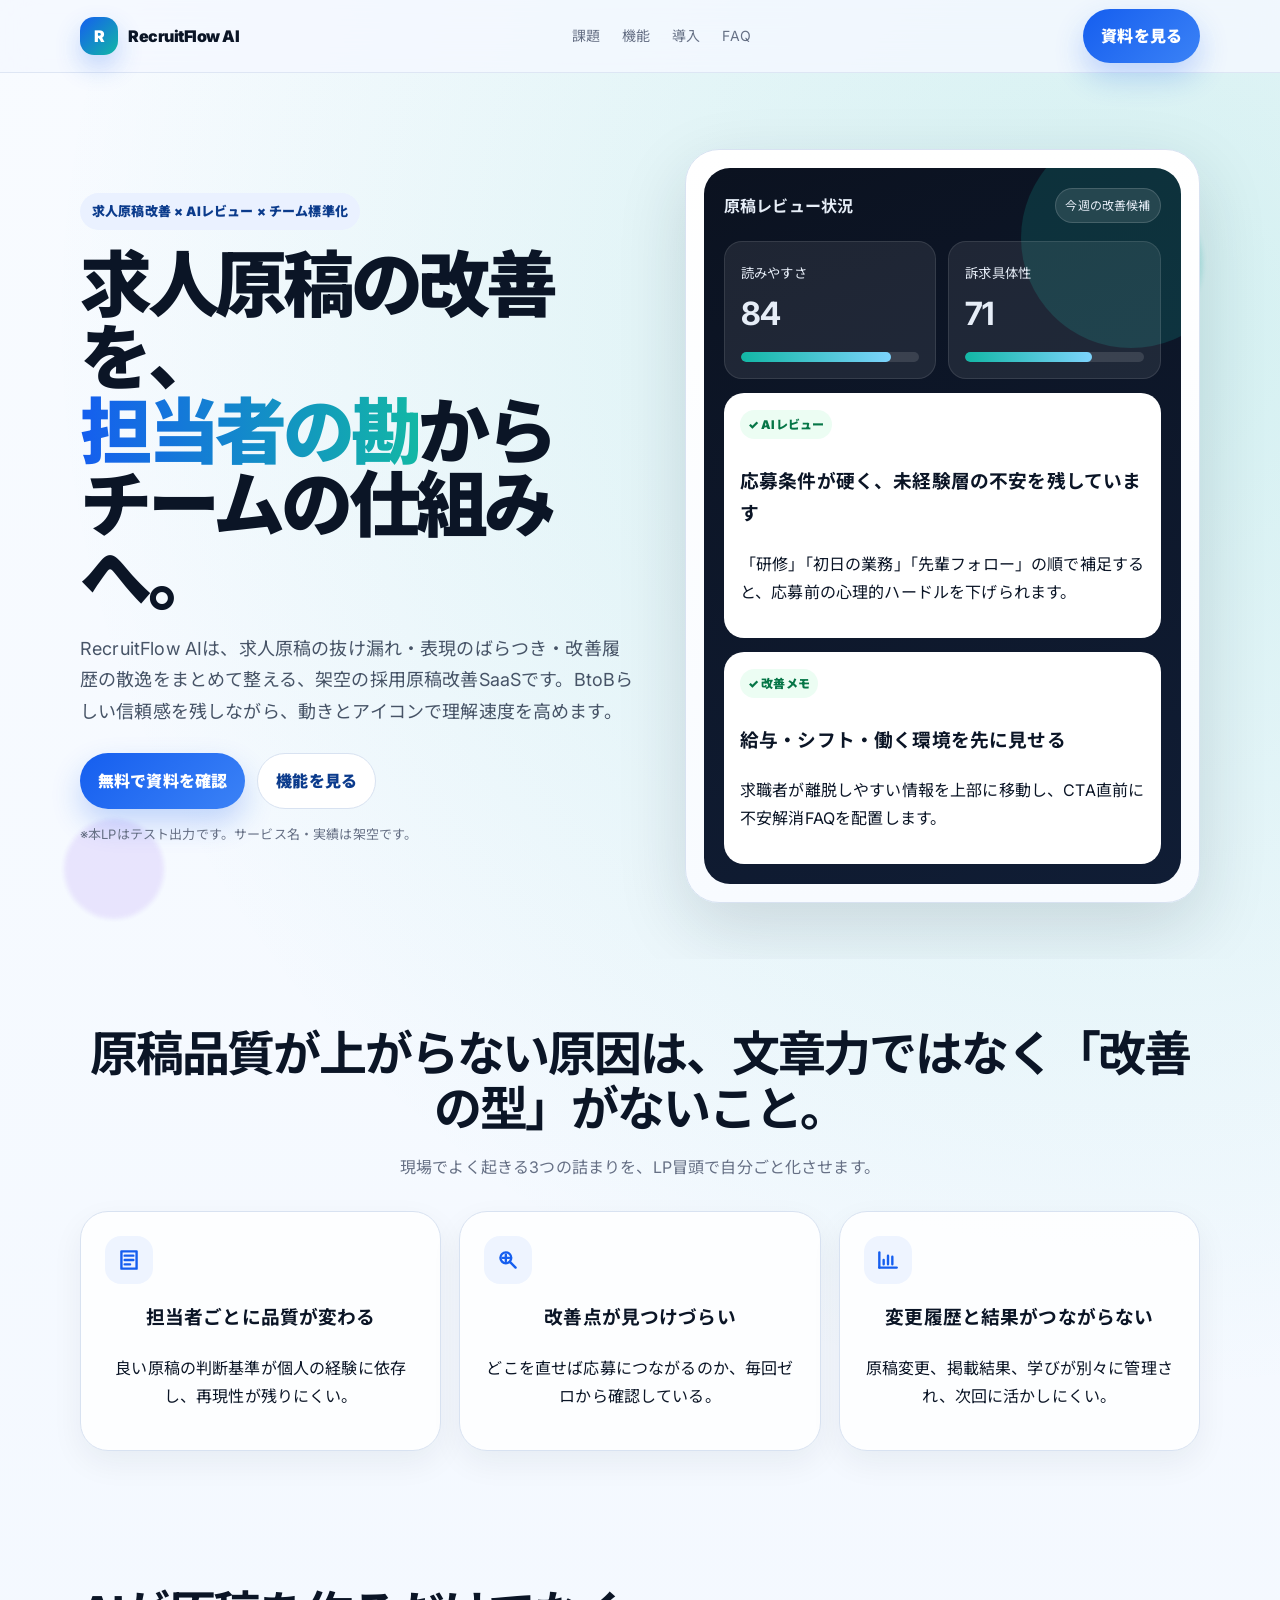
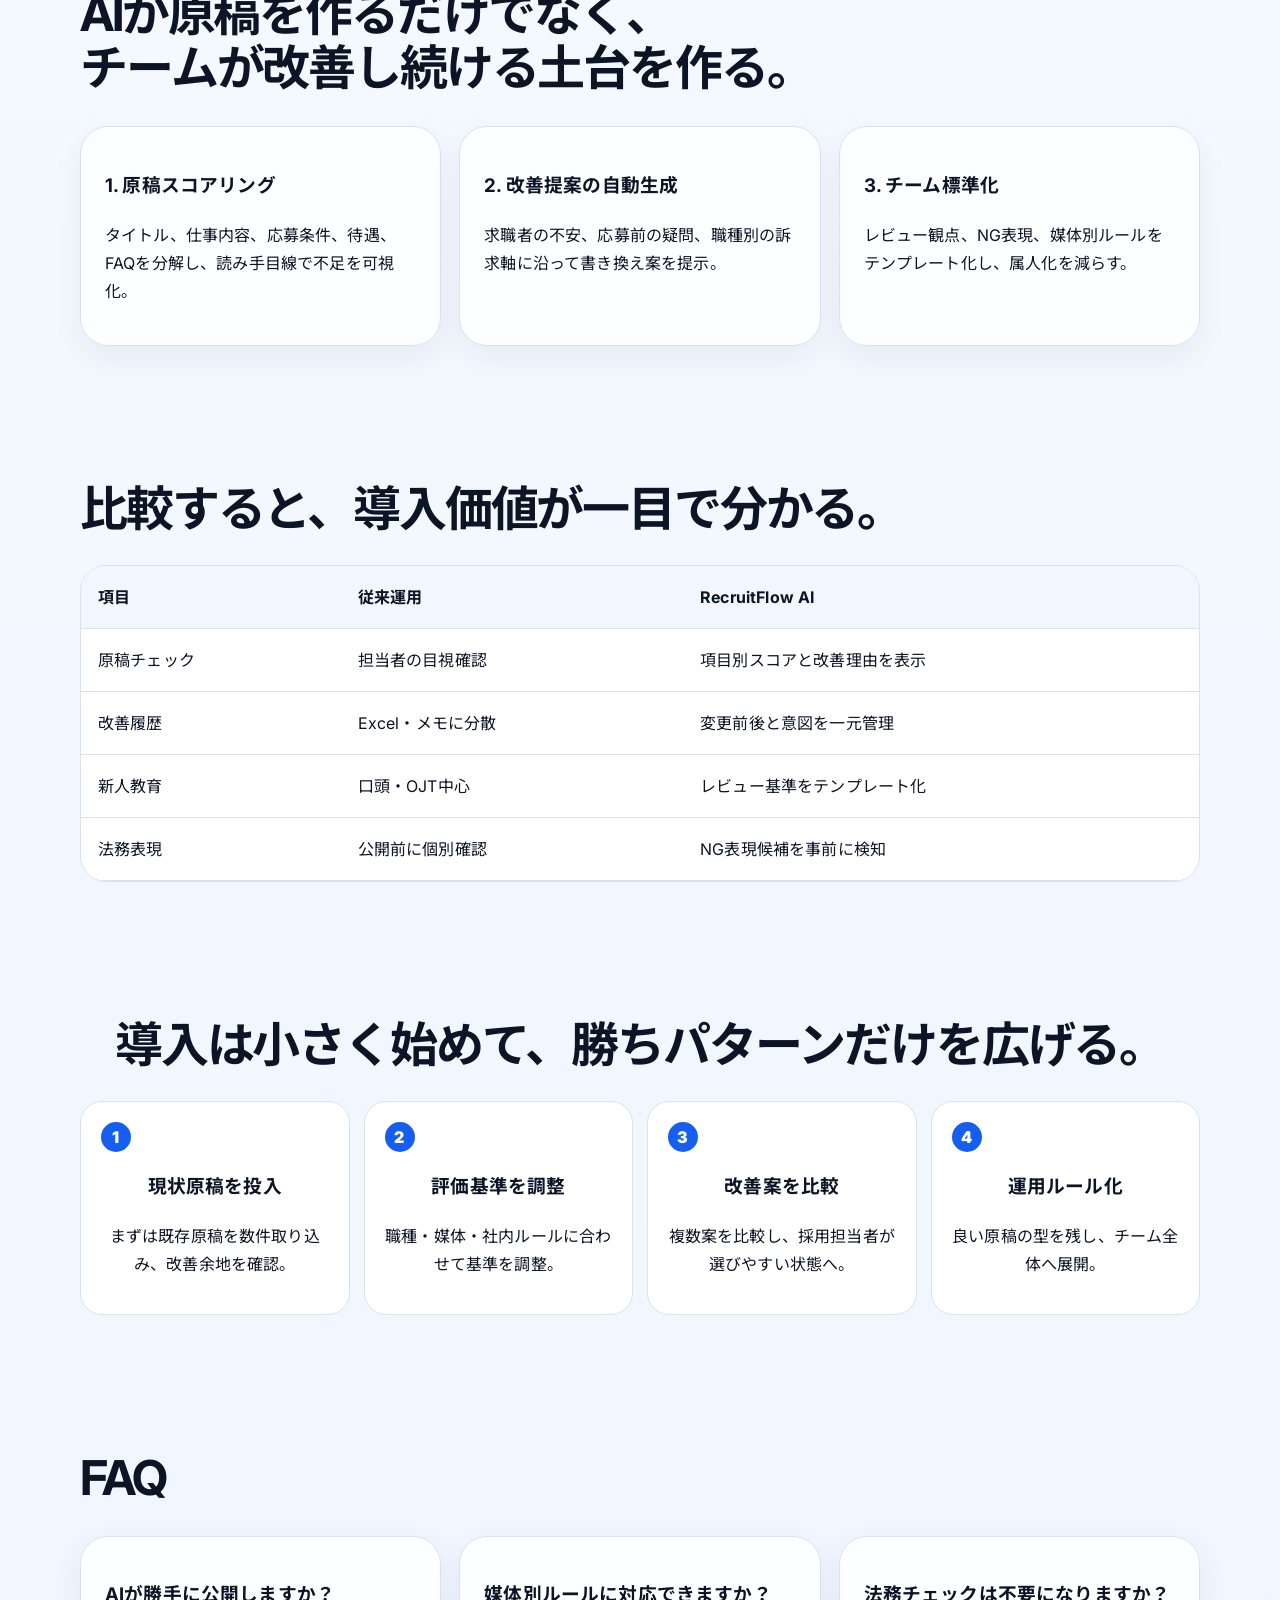
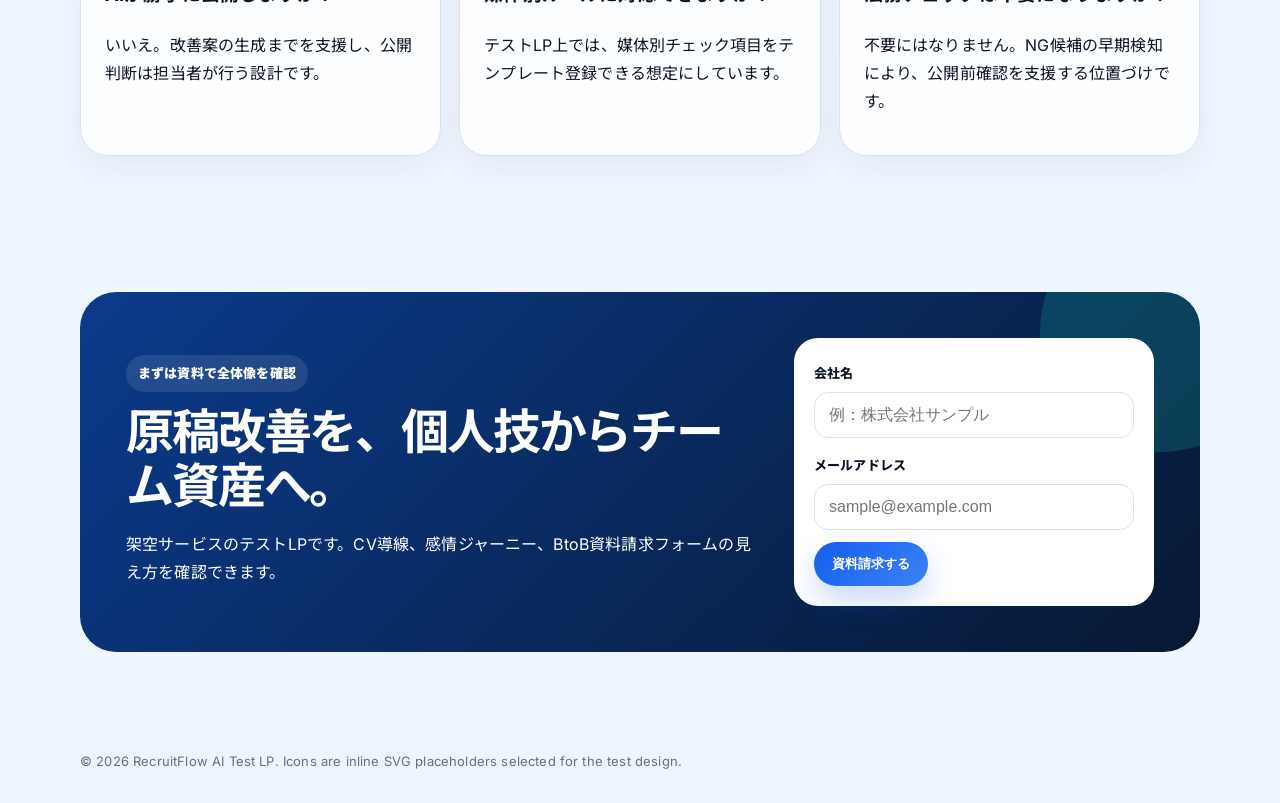
<file: outputs/06_code/test-lp-20260429-01-recruitflow-ai/index.html>
<!doctype html>
<html lang="ja">
<head>
  <meta charset="utf-8">
  <meta name="viewport" content="width=device-width, initial-scale=1">
  <title>RecruitFlow AI｜求人原稿改善テストLP</title>
  <meta name="description" content="求人原稿の属人化を減らし、採用チームの改善サイクルを整える架空BtoB SaaSのテストLPです。">
  <link rel="preconnect" href="https://fonts.googleapis.com">
  <link rel="preconnect" href="https://fonts.gstatic.com" crossorigin>
  <link href="https://fonts.googleapis.com/css2?family=Inter:wght@500;650;800;900&family=Noto+Sans+JP:wght@400;500;700;900&display=swap" rel="stylesheet">
  <style>
    :root{--ink:#0b1526;--muted:#667085;--line:#d8e2f1;--bg:#f5f8ff;--card:#fff;--brand:#155eef;--brand2:#0b3b8c;--accent:#12b7a5;--violet:#7c3aed;--shadow:0 24px 70px rgba(16,32,51,.14);--radius:28px;--font:'Inter','Noto Sans JP',system-ui,sans-serif}
    *{box-sizing:border-box}html{scroll-behavior:smooth}body{margin:0;font-family:var(--font);color:var(--ink);background:radial-gradient(circle at 88% 8%,rgba(18,183,165,.16),transparent 28%),linear-gradient(180deg,#f8fbff 0%,#eef5ff 100%);line-height:1.75;letter-spacing:.01em}a{color:inherit;text-decoration:none}.wrap{width:min(1120px,calc(100% - 40px));margin:auto}.nav{position:sticky;top:0;z-index:20;background:rgba(245,248,255,.82);backdrop-filter:blur(18px);border-bottom:1px solid rgba(216,226,241,.78)}.navin{height:72px;display:flex;align-items:center;justify-content:space-between}.logo{display:flex;gap:10px;align-items:center;font-weight:900;letter-spacing:-.03em}.mark{width:38px;height:38px;border-radius:14px;background:linear-gradient(135deg,var(--brand),var(--accent));display:grid;place-items:center;color:white;box-shadow:0 12px 26px rgba(21,94,239,.24)}.navlinks{display:flex;gap:22px;color:var(--muted);font-size:14px}.btn{display:inline-flex;align-items:center;justify-content:center;gap:8px;padding:13px 18px;border-radius:999px;font-weight:900;border:0;background:linear-gradient(135deg,var(--brand),#3b82f6);color:white;box-shadow:0 14px 30px rgba(21,94,239,.24);cursor:pointer;transition:transform .24s ease,box-shadow .24s ease}.btn:hover{transform:translateY(-2px);box-shadow:0 20px 36px rgba(21,94,239,.3)}.btn.sub{background:white;color:var(--brand2);border:1px solid var(--line);box-shadow:none}.hero{padding:76px 0 56px;position:relative;overflow:hidden}.orb{position:absolute;border-radius:999px;filter:blur(2px);opacity:.9;animation:float 7s ease-in-out infinite}.orb.one{width:160px;height:160px;background:rgba(18,183,165,.18);right:6%;top:110px}.orb.two{width:100px;height:100px;background:rgba(124,58,237,.12);left:5%;bottom:40px;animation-delay:1.2s}.grid{display:grid;grid-template-columns:1.04fr .96fr;gap:48px;align-items:center;position:relative}.eyebrow{display:inline-flex;gap:8px;align-items:center;padding:7px 12px;border-radius:999px;background:#eaf1ff;color:var(--brand2);font-size:13px;font-weight:900}.h1{font-size:clamp(38px,5.8vw,72px);line-height:1.02;letter-spacing:-.06em;margin:18px 0;font-weight:900}.grad{background:linear-gradient(90deg,var(--brand),var(--accent));-webkit-background-clip:text;background-clip:text;color:transparent}.lead{font-size:18px;color:#475467;margin:0 0 26px}.actions{display:flex;gap:12px;flex-wrap:wrap}.note{font-size:13px;color:var(--muted);margin-top:14px}.panel{background:linear-gradient(180deg,#fff,#f8fbff);border:1px solid var(--line);border-radius:34px;padding:18px;box-shadow:var(--shadow);animation:panelIn .9s cubic-bezier(.2,.8,.2,1) both}.dash{border-radius:26px;background:linear-gradient(160deg,#0b1220,#101d35);color:#e6edf7;padding:20px;min-height:430px;position:relative;overflow:hidden}.dash:before{content:"";position:absolute;inset:-40px -60px auto auto;width:220px;height:220px;border-radius:50%;background:rgba(18,183,165,.18)}.dashhead{display:flex;justify-content:space-between;align-items:center;margin-bottom:18px;position:relative}.pill{font-size:12px;background:rgba(255,255,255,.1);border:1px solid rgba(255,255,255,.15);border-radius:999px;padding:6px 9px}.score{display:grid;grid-template-columns:1fr 1fr;gap:12px}.metric{background:rgba(255,255,255,.08);border:1px solid rgba(255,255,255,.1);border-radius:18px;padding:16px;position:relative}.metric b{font-size:32px;letter-spacing:-.04em}.bar{height:10px;background:rgba(255,255,255,.12);border-radius:999px;overflow:hidden;margin-top:10px}.bar i{display:block;height:100%;width:var(--w);background:linear-gradient(90deg,var(--accent),#7dd3fc);border-radius:999px;animation:grow 1.2s ease both}.review{margin-top:14px;background:white;color:var(--ink);border-radius:20px;padding:16px;position:relative}.review span{display:inline-flex;align-items:center;gap:6px;font-size:12px;font-weight:900;color:#067647;background:#ecfdf3;border-radius:999px;padding:4px 8px;margin-bottom:8px}.section{padding:68px 0}.section h2{font-size:clamp(28px,4vw,48px);line-height:1.14;letter-spacing:-.045em;margin:0 0 14px}.center{text-align:center}.muted{color:var(--muted)}.cards{display:grid;grid-template-columns:repeat(3,1fr);gap:18px;margin-top:30px}.card{background:rgba(255,255,255,.86);border:1px solid var(--line);border-radius:var(--radius);padding:24px;box-shadow:0 12px 32px rgba(16,32,51,.06);transition:transform .25s ease,border-color .25s ease}.card:hover{transform:translateY(-6px);border-color:rgba(21,94,239,.35)}.svgIcon{width:48px;height:48px;border-radius:16px;background:#eef4ff;display:grid;place-items:center;margin-bottom:12px}.svgIcon svg{width:26px;height:26px;stroke:var(--brand);stroke-width:2.2;fill:none;stroke-linecap:round;stroke-linejoin:round}.flow{display:grid;grid-template-columns:repeat(4,1fr);gap:14px;margin-top:28px;counter-reset:num}.step{background:white;border:1px solid var(--line);border-radius:22px;padding:20px;position:relative}.step:before{counter-increment:num;content:counter(num);width:30px;height:30px;display:grid;place-items:center;border-radius:999px;background:var(--brand);color:#fff;font-weight:900;margin-bottom:10px}.compare{overflow:auto;background:white;border:1px solid var(--line);border-radius:26px;margin-top:28px}.compare table{width:100%;border-collapse:collapse;min-width:760px}.compare th,.compare td{padding:17px;border-bottom:1px solid var(--line);text-align:left}.compare th{background:#f1f6ff}.cta{background:linear-gradient(135deg,var(--brand2),#071832);color:white;border-radius:36px;padding:46px;display:grid;grid-template-columns:1fr 360px;gap:28px;align-items:center;position:relative;overflow:hidden}.cta:before{content:"";position:absolute;right:-80px;top:-80px;width:240px;height:240px;border-radius:50%;background:rgba(18,183,165,.22)}.form{background:white;color:var(--ink);border-radius:24px;padding:20px;position:relative}.form label{font-size:13px;font-weight:800}.form input{width:100%;margin:6px 0 12px;padding:13px 14px;border:1px solid var(--line);border-radius:14px;font-size:16px}.footer{padding:30px 0;color:var(--muted);font-size:13px}.floating{display:none;position:fixed;left:14px;right:14px;bottom:14px;z-index:30}.success{display:none;margin-top:10px;color:#067647;font-weight:800}.reveal{opacity:0;transform:translateY(22px);transition:opacity .7s ease,transform .7s ease}.reveal.show{opacity:1;transform:none}@keyframes float{0%,100%{transform:translateY(0)}50%{transform:translateY(-18px)}}@keyframes grow{from{width:0}to{width:var(--w)}}@keyframes panelIn{from{opacity:0;transform:translateY(26px) scale(.98)}to{opacity:1;transform:none}}@media(max-width:860px){.grid,.cta{grid-template-columns:1fr}.navlinks{display:none}.cards,.flow{grid-template-columns:1fr}.hero{padding-top:42px}.dash{min-height:auto}.floating{display:flex}.h1{font-size:42px}}@media(prefers-reduced-motion:reduce){*,*:before,*:after{animation:none!important;transition:none!important}}
  </style>
</head>
<body>
  <header class="nav"><div class="wrap navin"><a class="logo" href="#"><span class="mark">R</span>RecruitFlow AI</a><nav class="navlinks"><a href="#problem">課題</a><a href="#solution">機能</a><a href="#flow">導入</a><a href="#faq">FAQ</a></nav><a class="btn" href="#contact" data-cta="header">資料を見る</a></div></header>
  <main>
    <section class="hero"><span class="orb one"></span><span class="orb two"></span><div class="wrap grid"><div><span class="eyebrow">求人原稿改善 × AIレビュー × チーム標準化</span><h1 class="h1">求人原稿の改善を、<br><span class="grad">担当者の勘</span>から<br>チームの仕組みへ。</h1><p class="lead">RecruitFlow AIは、求人原稿の抜け漏れ・表現のばらつき・改善履歴の散逸をまとめて整える、架空の採用原稿改善SaaSです。BtoBらしい信頼感を残しながら、動きとアイコンで理解速度を高めます。</p><div class="actions"><a class="btn" href="#contact" data-cta="hero_primary">無料で資料を確認</a><a class="btn sub" href="#solution" data-cta="hero_secondary">機能を見る</a></div><p class="note">※本LPはテスト出力です。サービス名・実績は架空です。</p></div><div class="panel"><div class="dash"><div class="dashhead"><b>原稿レビュー状況</b><span class="pill">今週の改善候補</span></div><div class="score"><div class="metric"><small>読みやすさ</small><br><b>84</b><div class="bar"><i style="--w:84%"></i></div></div><div class="metric"><small>訴求具体性</small><br><b>71</b><div class="bar"><i style="--w:71%"></i></div></div></div><div class="review"><span>✓ AIレビュー</span><h3>応募条件が硬く、未経験層の不安を残しています</h3><p>「研修」「初日の業務」「先輩フォロー」の順で補足すると、応募前の心理的ハードルを下げられます。</p></div><div class="review"><span>✓ 改善メモ</span><h3>給与・シフト・働く環境を先に見せる</h3><p>求職者が離脱しやすい情報を上部に移動し、CTA直前に不安解消FAQを配置します。</p></div></div></div></div></section>
    <section id="problem" class="section reveal"><div class="wrap center"><h2>原稿品質が上がらない原因は、文章力ではなく「改善の型」がないこと。</h2><p class="muted">現場でよく起きる3つの詰まりを、LP冒頭で自分ごと化させます。</p><div class="cards"><article class="card"><div class="svgIcon"><svg viewBox="0 0 24 24"><path d="M5 4h14v16H5z"/><path d="M8 8h8M8 12h8M8 16h5"/></svg></div><h3>担当者ごとに品質が変わる</h3><p>良い原稿の判断基準が個人の経験に依存し、再現性が残りにくい。</p></article><article class="card"><div class="svgIcon"><svg viewBox="0 0 24 24"><circle cx="10" cy="10" r="5"/><path d="M14 14l5 5M10 7v6M7 10h6"/></svg></div><h3>改善点が見つけづらい</h3><p>どこを直せば応募につながるのか、毎回ゼロから確認している。</p></article><article class="card"><div class="svgIcon"><svg viewBox="0 0 24 24"><path d="M4 19V5"/><path d="M4 19h16"/><path d="M8 16v-4M12 16V8M16 16v-7"/></svg></div><h3>変更履歴と結果がつながらない</h3><p>原稿変更、掲載結果、学びが別々に管理され、次回に活かしにくい。</p></article></div></div></section>
    <section id="solution" class="section reveal"><div class="wrap"><h2>AIが原稿を作るだけでなく、<br>チームが改善し続ける土台を作る。</h2><div class="cards"><article class="card"><h3>1. 原稿スコアリング</h3><p>タイトル、仕事内容、応募条件、待遇、FAQを分解し、読み手目線で不足を可視化。</p></article><article class="card"><h3>2. 改善提案の自動生成</h3><p>求職者の不安、応募前の疑問、職種別の訴求軸に沿って書き換え案を提示。</p></article><article class="card"><h3>3. チーム標準化</h3><p>レビュー観点、NG表現、媒体別ルールをテンプレート化し、属人化を減らす。</p></article></div></div></section>
    <section class="section reveal"><div class="wrap"><h2>比較すると、導入価値が一目で分かる。</h2><div class="compare"><table><thead><tr><th>項目</th><th>従来運用</th><th>RecruitFlow AI</th></tr></thead><tbody><tr><td>原稿チェック</td><td>担当者の目視確認</td><td>項目別スコアと改善理由を表示</td></tr><tr><td>改善履歴</td><td>Excel・メモに分散</td><td>変更前後と意図を一元管理</td></tr><tr><td>新人教育</td><td>口頭・OJT中心</td><td>レビュー基準をテンプレート化</td></tr><tr><td>法務表現</td><td>公開前に個別確認</td><td>NG表現候補を事前に検知</td></tr></tbody></table></div></div></section>
    <section id="flow" class="section reveal"><div class="wrap center"><h2>導入は小さく始めて、勝ちパターンだけを広げる。</h2><div class="flow"><div class="step"><h3>現状原稿を投入</h3><p>まずは既存原稿を数件取り込み、改善余地を確認。</p></div><div class="step"><h3>評価基準を調整</h3><p>職種・媒体・社内ルールに合わせて基準を調整。</p></div><div class="step"><h3>改善案を比較</h3><p>複数案を比較し、採用担当者が選びやすい状態へ。</p></div><div class="step"><h3>運用ルール化</h3><p>良い原稿の型を残し、チーム全体へ展開。</p></div></div></div></section>
    <section id="faq" class="section reveal"><div class="wrap"><h2>FAQ</h2><div class="cards"><article class="card"><h3>AIが勝手に公開しますか？</h3><p>いいえ。改善案の生成までを支援し、公開判断は担当者が行う設計です。</p></article><article class="card"><h3>媒体別ルールに対応できますか？</h3><p>テストLP上では、媒体別チェック項目をテンプレート登録できる想定にしています。</p></article><article class="card"><h3>法務チェックは不要になりますか？</h3><p>不要にはなりません。NG候補の早期検知により、公開前確認を支援する位置づけです。</p></article></div></div></section>
    <section id="contact" class="section"><div class="wrap cta"><div><p class="eyebrow" style="background:rgba(255,255,255,.1);color:white">まずは資料で全体像を確認</p><h2>原稿改善を、個人技からチーム資産へ。</h2><p>架空サービスのテストLPです。CV導線、感情ジャーニー、BtoB資料請求フォームの見え方を確認できます。</p></div><form class="form" id="leadForm"><label>会社名<input required name="company" placeholder="例：株式会社サンプル"></label><label>メールアドレス<input required type="email" name="email" placeholder="sample@example.com"></label><button class="btn" type="submit" data-cta="form_submit">資料請求する</button><p class="success" id="success">送信テストが完了しました。</p></form></div></section>
  </main>
  <a class="btn floating" href="#contact" data-cta="sp_fixed">資料を見る</a>
  <footer class="footer"><div class="wrap">© 2026 RecruitFlow AI Test LP. Icons are inline SVG placeholders selected for the test design.</div></footer>
  <script>
    document.querySelectorAll('[data-cta]').forEach(function(el){el.addEventListener('click',function(){console.log('cta_click',{id:el.dataset.cta,lp:'test-lp-01'});});});
    document.getElementById('leadForm').addEventListener('submit',function(e){e.preventDefault();document.getElementById('success').style.display='block';console.log('form_submit',{lp:'test-lp-01',form:'lead'});});
    var io=new IntersectionObserver(function(entries){entries.forEach(function(e){if(e.isIntersecting)e.target.classList.add('show')})},{threshold:.15});document.querySelectorAll('.reveal').forEach(function(el){io.observe(el)});
  </script>
</body>
</html>
</file>
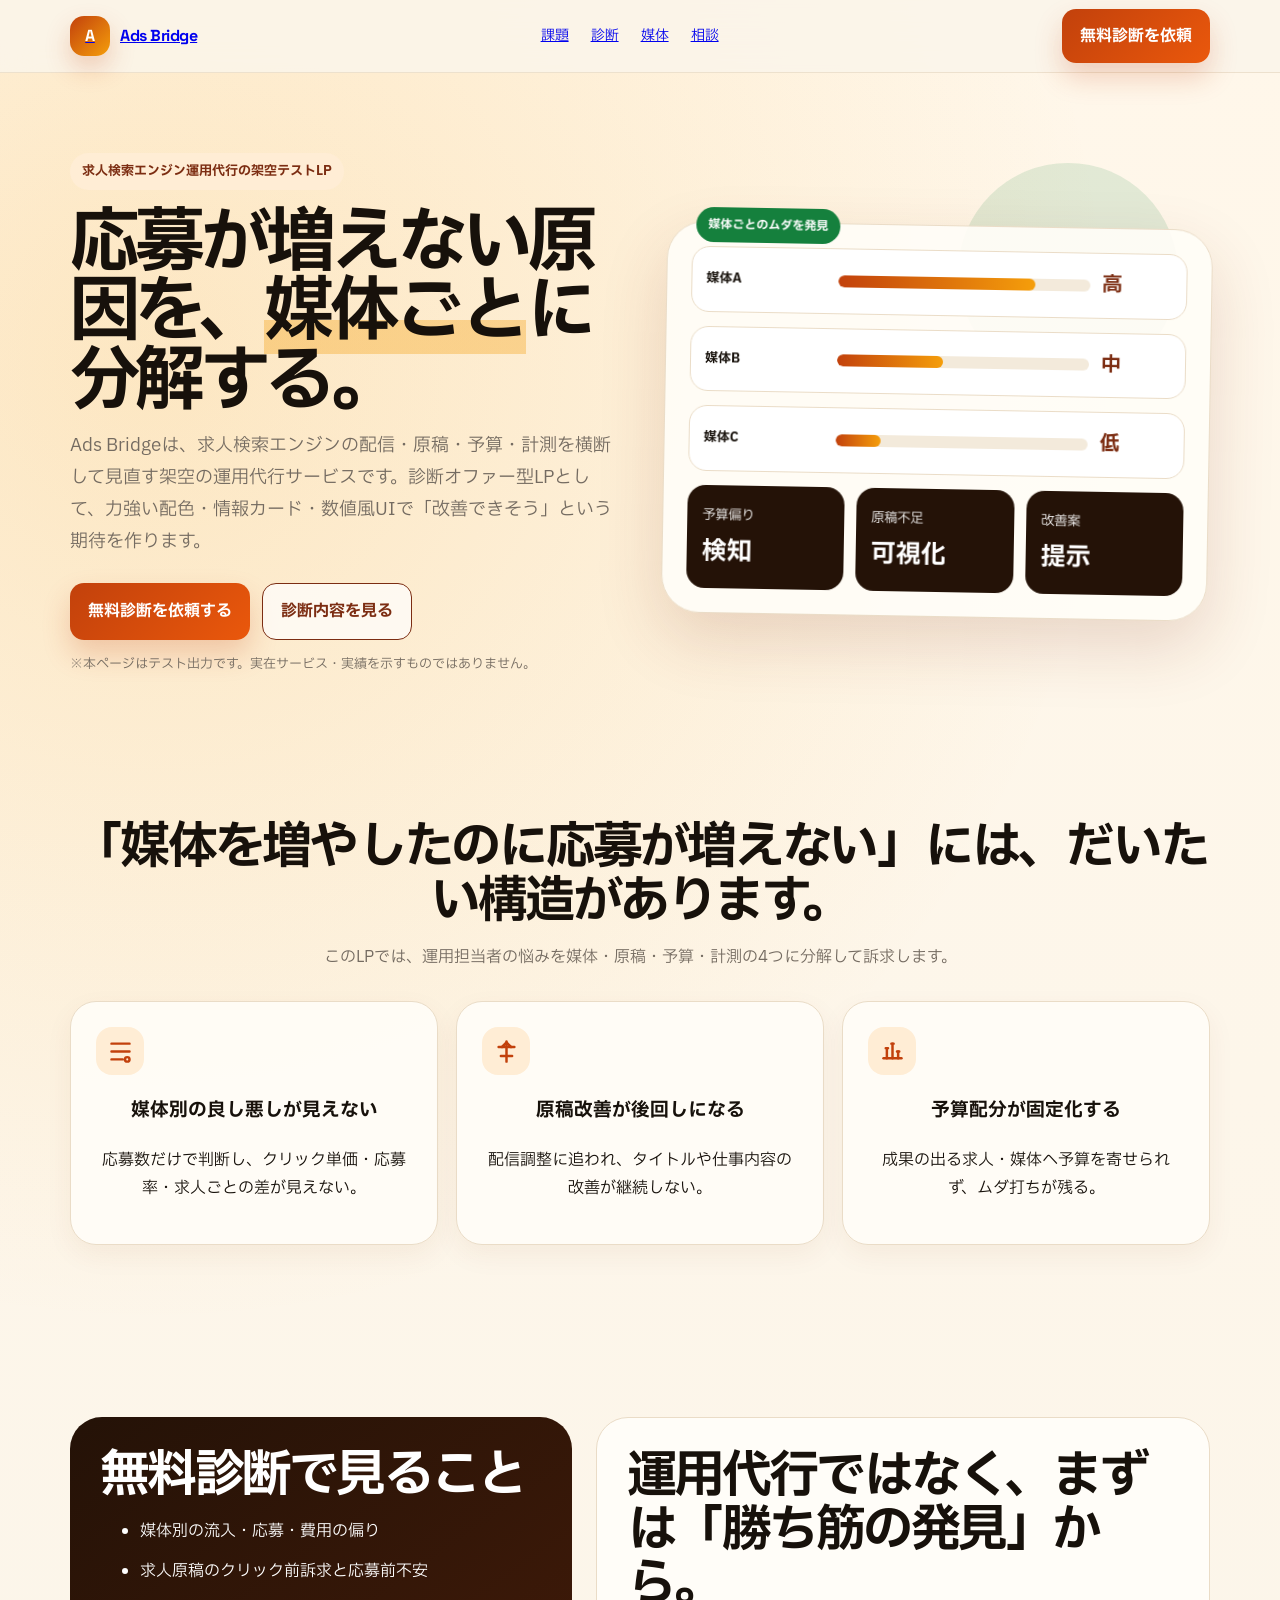
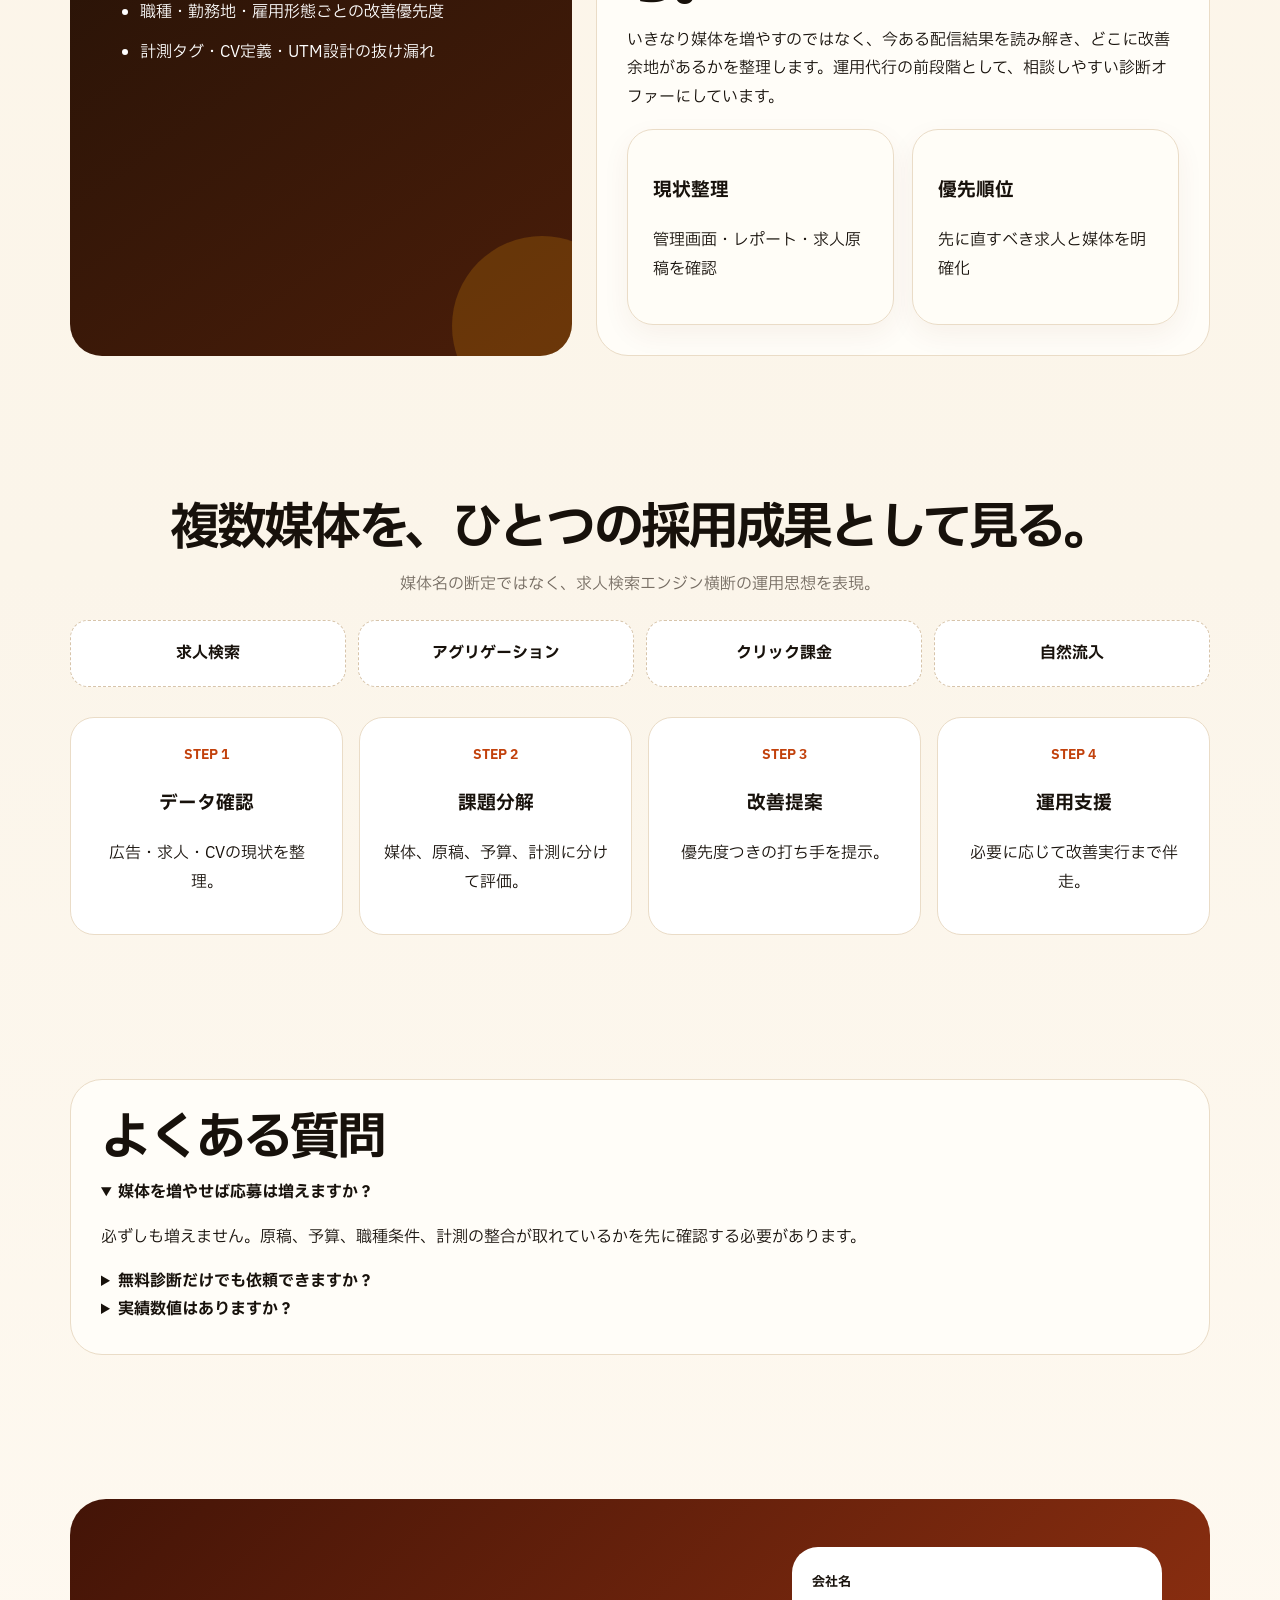
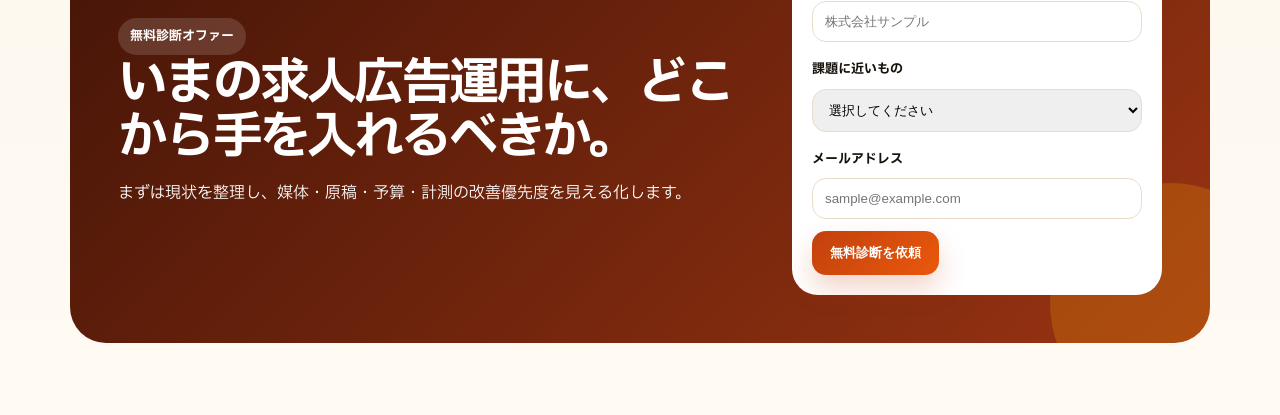
<file: outputs/06_code/test-lp-20260429-02-ads-bridge/index.html>
<!doctype html>
<html lang="ja">
<head>
  <meta charset="utf-8">
  <meta name="viewport" content="width=device-width, initial-scale=1">
  <title>Ads Bridge｜求人検索エンジン運用代行テストLP</title>
  <meta name="description" content="求人検索エンジン運用代行を想定した架空サービスのテストLPです。">
  <link rel="preconnect" href="https://fonts.googleapis.com">
  <link rel="preconnect" href="https://fonts.gstatic.com" crossorigin>
  <link href="https://fonts.googleapis.com/css2?family=IBM+Plex+Sans+JP:wght@400;500;700;900&family=Space+Grotesk:wght@600;700&display=swap" rel="stylesheet">
  <style>
    :root{--ink:#17110b;--muted:#746b61;--bg:#fbf5ea;--paper:#fffdf8;--line:#eadcc7;--brand:#c2410c;--brand2:#7c2d12;--accent:#f59e0b;--green:#15803d;--dark:#241207;--radius:26px;--shadow:0 26px 66px rgba(124,45,18,.16);--font:'IBM Plex Sans JP',system-ui,sans-serif;--display:'Space Grotesk','IBM Plex Sans JP',sans-serif}
    *{box-sizing:border-box}html{scroll-behavior:smooth}body{margin:0;font-family:var(--font);color:var(--ink);background:radial-gradient(circle at 12% 10%,rgba(245,158,11,.18),transparent 28%),linear-gradient(180deg,#fff7ea 0%,var(--bg) 60%,#fffaf2 100%);line-height:1.78}.wrap{width:min(1140px,calc(100% - 40px));margin:auto}.nav{background:rgba(251,245,234,.86);backdrop-filter:blur(16px);border-bottom:1px solid rgba(234,220,199,.8);position:sticky;top:0;z-index:20}.navin{height:72px;display:flex;align-items:center;justify-content:space-between}.logo{font-family:var(--display);font-weight:700;letter-spacing:-.03em;display:flex;align-items:center;gap:10px}.logo i{width:40px;height:40px;border-radius:14px;background:linear-gradient(135deg,var(--brand),var(--accent));display:grid;place-items:center;color:white;font-style:normal;box-shadow:0 12px 26px rgba(194,65,12,.23)}.links{display:flex;gap:22px;color:var(--muted);font-size:14px}.btn{display:inline-flex;align-items:center;justify-content:center;border-radius:14px;padding:13px 18px;background:linear-gradient(135deg,var(--brand),#ea580c);color:#fff;font-weight:900;text-decoration:none;border:0;box-shadow:0 14px 28px rgba(194,65,12,.22);cursor:pointer;transition:.25s ease}.btn:hover{transform:translateY(-2px) rotate(-.4deg);box-shadow:0 20px 36px rgba(194,65,12,.3)}.btn.alt{background:rgba(255,255,255,.7);color:var(--brand2);border:1px solid var(--brand2);box-shadow:none}.hero{padding:80px 0 58px;overflow:hidden;position:relative}.hero:before{content:"";position:absolute;right:8%;top:90px;width:220px;height:220px;border-radius:50%;background:rgba(21,128,61,.12);animation:pulse 5.5s ease-in-out infinite}.heroGrid{display:grid;grid-template-columns:1fr 1fr;gap:48px;align-items:center;position:relative}.tag{display:inline-flex;align-items:center;gap:8px;background:#ffedd5;color:var(--brand2);font-weight:900;border-radius:999px;padding:7px 12px;font-size:13px}.h1{font-family:var(--display);font-size:clamp(38px,5.6vw,70px);line-height:.99;letter-spacing:-.065em;margin:16px 0}.marker{display:inline;background:linear-gradient(transparent 62%,rgba(245,158,11,.34) 0)}.lead{font-size:18px;color:var(--muted);margin:0 0 25px}.heroCard{position:relative;background:rgba(255,253,248,.9);border:1px solid var(--line);border-radius:38px;padding:24px;box-shadow:var(--shadow);transform:rotate(1deg);animation:cardLift .9s cubic-bezier(.2,.8,.2,1) both}.heroCard:before{content:"媒体ごとのムダを発見";position:absolute;top:-15px;left:28px;background:var(--green);color:white;border-radius:999px;padding:7px 12px;font-size:12px;font-weight:900}.board{display:grid;gap:14px}.row{display:grid;grid-template-columns:120px 1fr 70px;gap:12px;align-items:center;background:#fff;border:1px solid var(--line);border-radius:18px;padding:14px}.bar{height:12px;background:#f3eadb;border-radius:999px;overflow:hidden}.bar span{display:block;height:100%;width:var(--w);background:linear-gradient(90deg,var(--brand),var(--accent));border-radius:999px;animation:grow 1.2s ease both}.row strong{font-size:13px}.row b{font-size:20px;color:var(--brand2)}.mini{display:grid;grid-template-columns:repeat(3,1fr);gap:12px;margin-top:14px}.mini div{background:var(--dark);color:#fff;border-radius:18px;padding:15px;transition:.25s ease}.mini div:hover{transform:translateY(-4px)}.mini b{font-size:25px;font-family:var(--display)}.section{padding:72px 0}.section h2{font-family:var(--display);font-size:clamp(29px,4vw,50px);line-height:1.08;letter-spacing:-.055em;margin:0 0 14px}.muted{color:var(--muted)}.center{text-align:center}.cards{display:grid;grid-template-columns:repeat(3,1fr);gap:18px;margin-top:30px}.card{background:rgba(255,253,248,.92);border:1px solid var(--line);border-radius:var(--radius);padding:25px;box-shadow:0 10px 28px rgba(124,45,18,.06);transition:.25s ease}.card:hover{transform:translateY(-6px);border-color:rgba(194,65,12,.35)}.icon{width:48px;height:48px;border-radius:16px;background:#ffedd5;display:grid;place-items:center;margin-bottom:14px}.icon svg{width:27px;height:27px;stroke:var(--brand);stroke-width:2.2;fill:none;stroke-linecap:round;stroke-linejoin:round}.wide{display:grid;grid-template-columns:.9fr 1.1fr;gap:24px;margin-top:28px}.audit{background:linear-gradient(145deg,#241207,#4a1d09);color:#fff;border-radius:32px;padding:30px;position:relative;overflow:hidden}.audit:after{content:"";position:absolute;right:-60px;bottom:-60px;width:180px;height:180px;border-radius:50%;background:rgba(245,158,11,.2)}.audit li{margin:12px 0}.paper{background:var(--paper);border:1px solid var(--line);border-radius:32px;padding:30px}.media{display:grid;grid-template-columns:repeat(4,1fr);gap:12px;margin-top:22px}.media span{background:#fff;border:1px dashed #d7c4aa;border-radius:18px;padding:18px;text-align:center;font-weight:900;transition:.25s ease}.media span:hover{background:#fff7ed;transform:translateY(-4px)}.timeline{display:grid;grid-template-columns:repeat(4,1fr);gap:16px;margin-top:30px}.step{background:#fff;border:1px solid var(--line);border-radius:24px;padding:22px}.step small{color:var(--brand);font-weight:900}.cta{background:linear-gradient(135deg,#431407,#9a3412);color:white;border-radius:36px;padding:48px;display:grid;grid-template-columns:1fr 370px;gap:28px;align-items:center;position:relative;overflow:hidden}.cta:before{content:"";position:absolute;inset:auto -80px -80px auto;width:240px;height:240px;border-radius:50%;background:rgba(245,158,11,.23)}.form{background:white;color:var(--ink);border-radius:26px;padding:20px;position:relative}.form input,.form select{width:100%;border:1px solid var(--line);border-radius:14px;padding:12px;margin:6px 0 12px}.form label{font-size:13px;font-weight:900}.success{display:none;color:var(--green);font-weight:900}.fixed{display:none;position:fixed;left:14px;right:14px;bottom:14px;z-index:30}.reveal{opacity:0;transform:translateY(24px);transition:opacity .75s ease,transform .75s ease}.reveal.show{opacity:1;transform:none}@keyframes grow{from{width:0}to{width:var(--w)}}@keyframes pulse{0%,100%{transform:scale(1);opacity:.55}50%{transform:scale(1.12);opacity:.9}}@keyframes cardLift{from{opacity:0;transform:translateY(28px) rotate(0)}to{opacity:1;transform:rotate(1deg)}}@media(max-width:880px){.heroGrid,.wide,.cta{grid-template-columns:1fr}.links{display:none}.cards,.timeline,.media{grid-template-columns:1fr}.mini{grid-template-columns:1fr}.fixed{display:flex}.h1{font-size:42px}.row{grid-template-columns:90px 1fr 55px}.section{padding:54px 0}}@media(prefers-reduced-motion:reduce){*,*:before,*:after{animation:none!important;transition:none!important}}
  </style>
</head>
<body>
  <header class="nav"><div class="wrap navin"><a class="logo" href="#"><i>A</i>Ads Bridge</a><nav class="links"><a href="#issue">課題</a><a href="#audit">診断</a><a href="#media">媒体</a><a href="#contact">相談</a></nav><a class="btn" href="#contact" data-cta="header">無料診断を依頼</a></div></header>
  <main>
    <section class="hero"><div class="wrap heroGrid"><div><span class="tag">求人検索エンジン運用代行の架空テストLP</span><h1 class="h1">応募が増えない原因を、<span class="marker">媒体ごと</span>に分解する。</h1><p class="lead">Ads Bridgeは、求人検索エンジンの配信・原稿・予算・計測を横断して見直す架空の運用代行サービスです。診断オファー型LPとして、力強い配色・情報カード・数値風UIで「改善できそう」という期待を作ります。</p><div style="display:flex;gap:12px;flex-wrap:wrap"><a class="btn" href="#contact" data-cta="hero_primary">無料診断を依頼する</a><a class="btn alt" href="#audit" data-cta="hero_secondary">診断内容を見る</a></div><p class="muted" style="font-size:13px">※本ページはテスト出力です。実在サービス・実績を示すものではありません。</p></div><div class="heroCard"><div class="board"><div class="row"><strong>媒体A</strong><div class="bar"><span style="--w:78%"></span></div><b>高</b></div><div class="row"><strong>媒体B</strong><div class="bar"><span style="--w:42%"></span></div><b>中</b></div><div class="row"><strong>媒体C</strong><div class="bar"><span style="--w:18%"></span></div><b>低</b></div></div><div class="mini"><div><small>予算偏り</small><br><b>検知</b></div><div><small>原稿不足</small><br><b>可視化</b></div><div><small>改善案</small><br><b>提示</b></div></div></div></div></section>
    <section id="issue" class="section reveal"><div class="wrap center"><h2>「媒体を増やしたのに応募が増えない」には、だいたい構造があります。</h2><p class="muted">このLPでは、運用担当者の悩みを媒体・原稿・予算・計測の4つに分解して訴求します。</p><div class="cards"><article class="card"><div class="icon"><svg viewBox="0 0 24 24"><path d="M4 5h16M4 12h16M4 19h10"/><circle cx="18" cy="19" r="2"/></svg></div><h3>媒体別の良し悪しが見えない</h3><p>応募数だけで判断し、クリック単価・応募率・求人ごとの差が見えない。</p></article><article class="card"><div class="icon"><svg viewBox="0 0 24 24"><path d="M12 3v18M5 8h14M7 16h10"/><path d="M8 8l4-4 4 4"/></svg></div><h3>原稿改善が後回しになる</h3><p>配信調整に追われ、タイトルや仕事内容の改善が継続しない。</p></article><article class="card"><div class="icon"><svg viewBox="0 0 24 24"><path d="M4 18h16"/><path d="M7 18V9M12 18V5M17 18v-6"/><path d="M6 9h2M11 5h2M16 12h2"/></svg></div><h3>予算配分が固定化する</h3><p>成果の出る求人・媒体へ予算を寄せられず、ムダ打ちが残る。</p></article></div></div></section>
    <section id="audit" class="section reveal"><div class="wrap wide"><div class="audit"><h2>無料診断で見ること</h2><ul><li>媒体別の流入・応募・費用の偏り</li><li>求人原稿のクリック前訴求と応募前不安</li><li>職種・勤務地・雇用形態ごとの改善優先度</li><li>計測タグ・CV定義・UTM設計の抜け漏れ</li></ul></div><div class="paper"><h2>運用代行ではなく、まずは「勝ち筋の発見」から。</h2><p>いきなり媒体を増やすのではなく、今ある配信結果を読み解き、どこに改善余地があるかを整理します。運用代行の前段階として、相談しやすい診断オファーにしています。</p><div class="cards" style="grid-template-columns:1fr 1fr;margin-top:18px"><div class="card"><h3>現状整理</h3><p>管理画面・レポート・求人原稿を確認</p></div><div class="card"><h3>優先順位</h3><p>先に直すべき求人と媒体を明確化</p></div></div></div></div></section>
    <section id="media" class="section reveal"><div class="wrap center"><h2>複数媒体を、ひとつの採用成果として見る。</h2><p class="muted">媒体名の断定ではなく、求人検索エンジン横断の運用思想を表現。</p><div class="media"><span>求人検索</span><span>アグリゲーション</span><span>クリック課金</span><span>自然流入</span></div><div class="timeline"><div class="step"><small>STEP 1</small><h3>データ確認</h3><p>広告・求人・CVの現状を整理。</p></div><div class="step"><small>STEP 2</small><h3>課題分解</h3><p>媒体、原稿、予算、計測に分けて評価。</p></div><div class="step"><small>STEP 3</small><h3>改善提案</h3><p>優先度つきの打ち手を提示。</p></div><div class="step"><small>STEP 4</small><h3>運用支援</h3><p>必要に応じて改善実行まで伴走。</p></div></div></div></section>
    <section class="section reveal"><div class="wrap"><div class="paper"><h2>よくある質問</h2><details open><summary><b>媒体を増やせば応募は増えますか？</b></summary><p>必ずしも増えません。原稿、予算、職種条件、計測の整合が取れているかを先に確認する必要があります。</p></details><details><summary><b>無料診断だけでも依頼できますか？</b></summary><p>このテストLPでは、無料診断を入口にしたCV導線を想定しています。</p></details><details><summary><b>実績数値はありますか？</b></summary><p>本ページは架空サービスのテストLPのため、検証済みの実績数値は掲載していません。</p></details></div></div></section>
    <section id="contact" class="section"><div class="wrap cta"><div><span class="tag" style="background:rgba(255,255,255,.14);color:white">無料診断オファー</span><h2>いまの求人広告運用に、どこから手を入れるべきか。</h2><p>まずは現状を整理し、媒体・原稿・予算・計測の改善優先度を見える化します。</p></div><form class="form" id="leadForm"><label>会社名<input required placeholder="株式会社サンプル"></label><label>課題に近いもの<select required><option value="">選択してください</option><option>応募数が少ない</option><option>応募単価が高い</option><option>媒体別の成果が分からない</option></select></label><label>メールアドレス<input type="email" required placeholder="sample@example.com"></label><button class="btn" type="submit" data-cta="form_submit">無料診断を依頼</button><p class="success" id="success">送信テストが完了しました。</p></form></div></section>
  </main>
  <a class="btn fixed" href="#contact" data-cta="sp_fixed">無料診断を依頼</a>
  <script>
    document.querySelectorAll('[data-cta]').forEach(function(el){el.addEventListener('click',function(){console.log('cta_click',{id:el.dataset.cta,lp:'test-lp-02'});});});
    document.getElementById('leadForm').addEventListener('submit',function(e){e.preventDefault();document.getElementById('success').style.display='block';console.log('form_submit',{lp:'test-lp-02',form:'audit'});});
    var io=new IntersectionObserver(function(entries){entries.forEach(function(e){if(e.isIntersecting)e.target.classList.add('show')})},{threshold:.15});document.querySelectorAll('.reveal').forEach(function(el){io.observe(el)});
  </script>
</body>
</html>
</file>
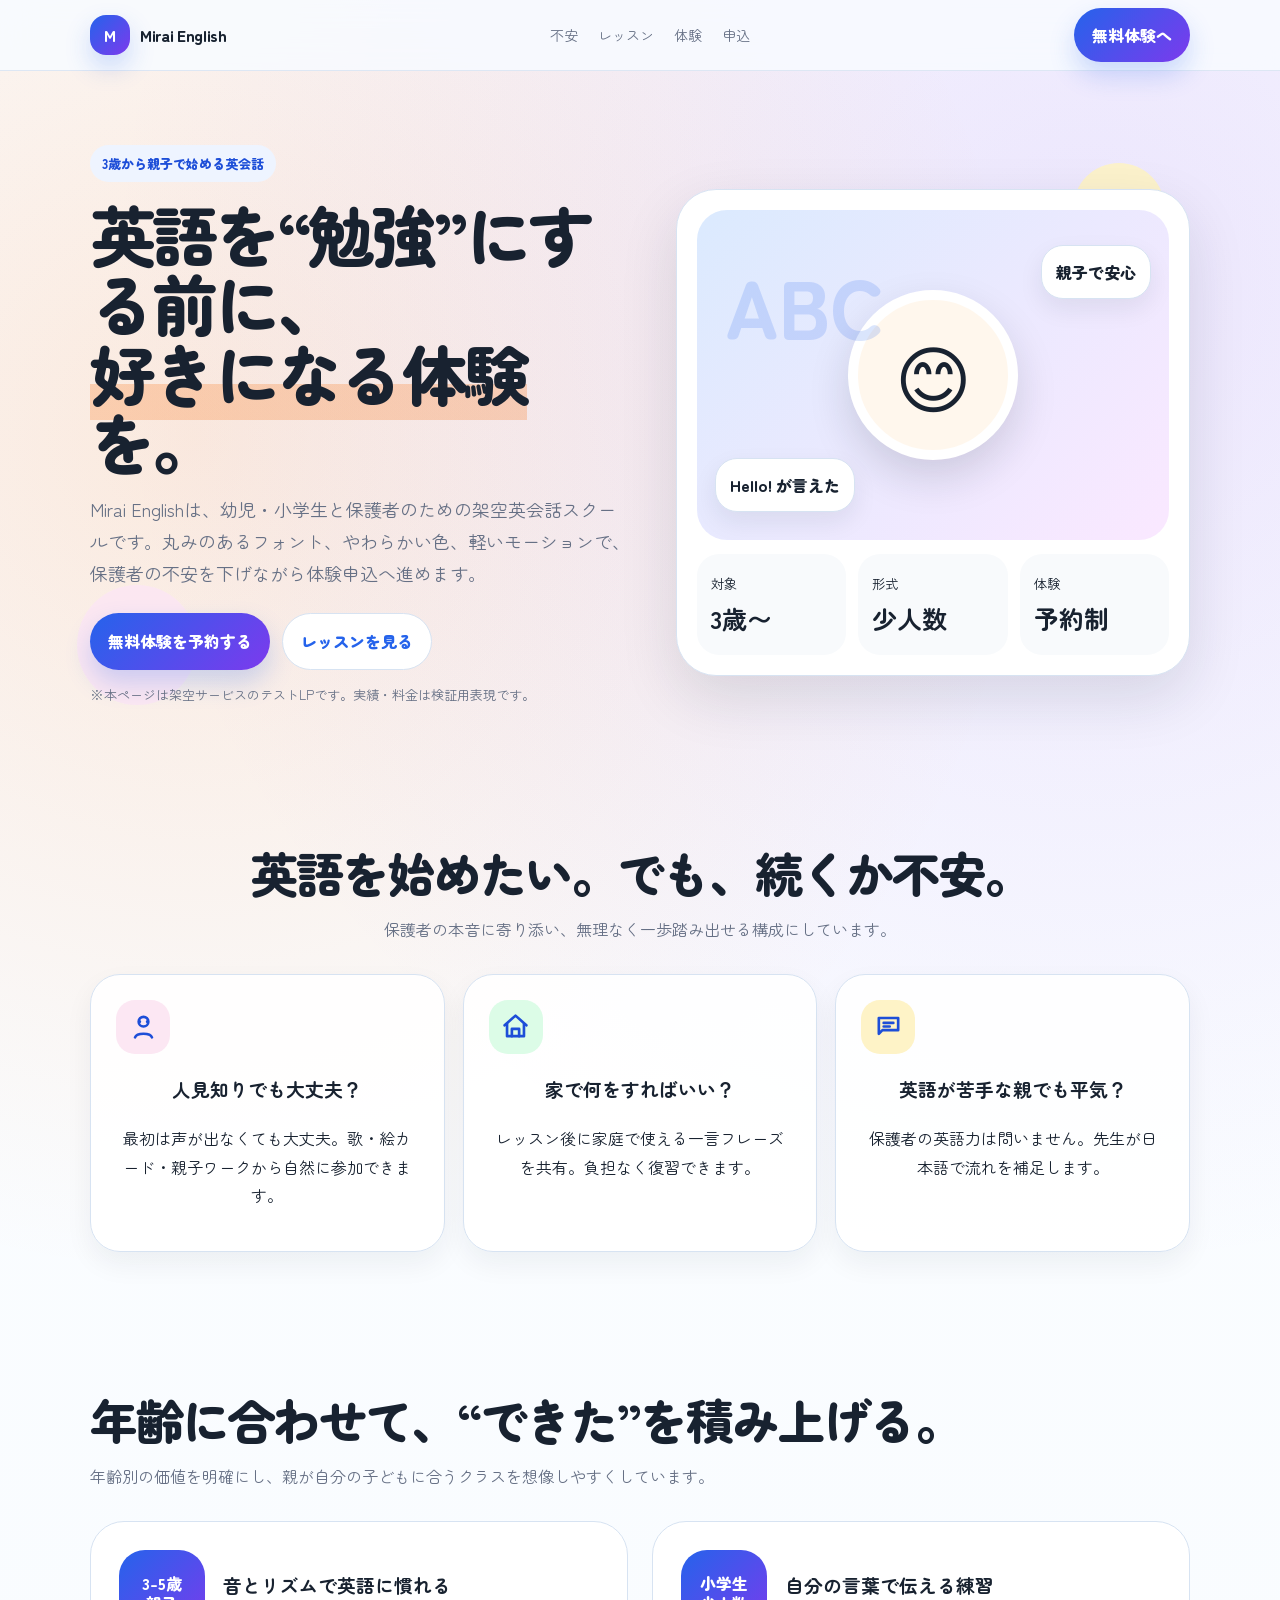
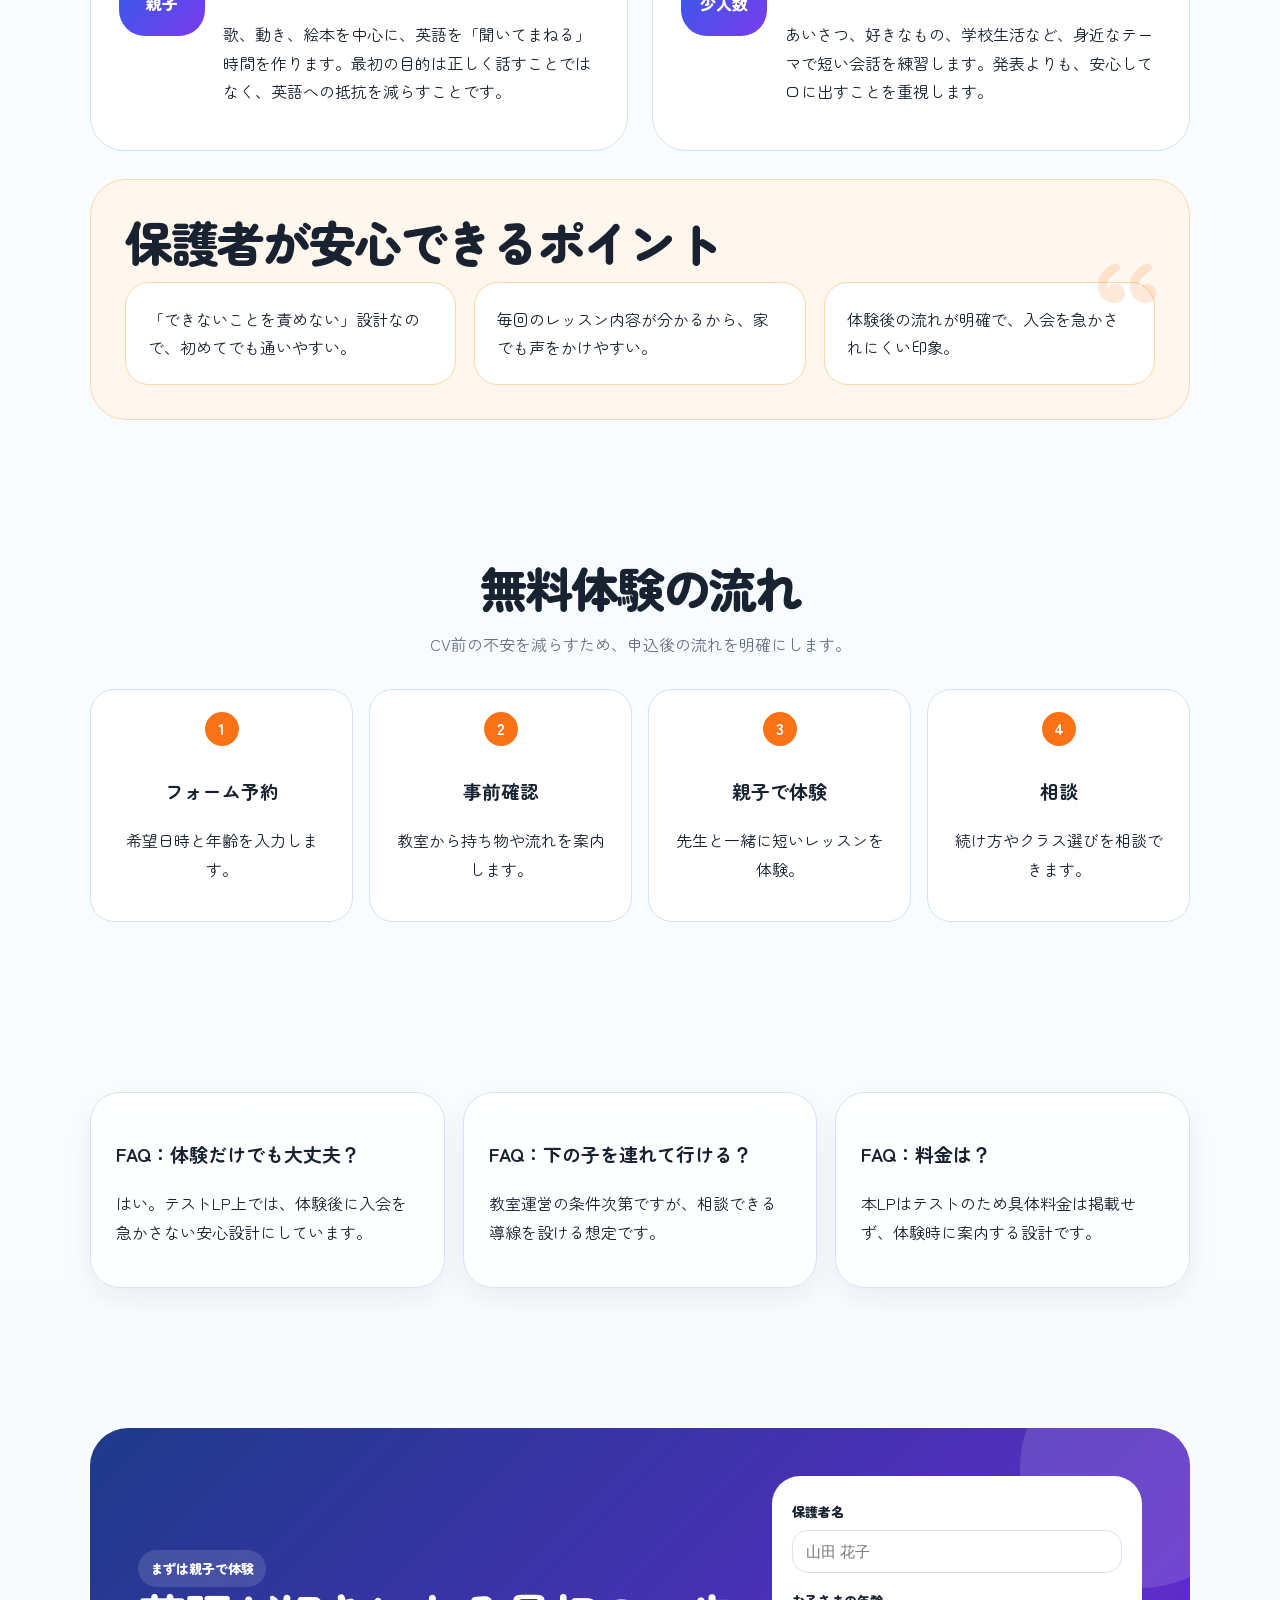
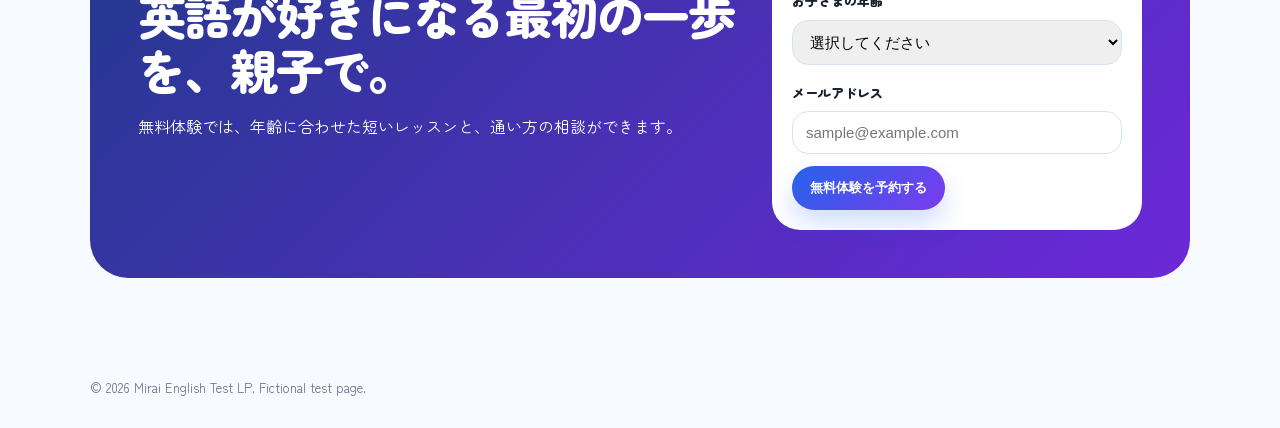
<file: outputs/06_code/test-lp-20260429-03-mirai-english/index.html>
<!doctype html>
<html lang="ja">
<head>
  <meta charset="utf-8">
  <meta name="viewport" content="width=device-width, initial-scale=1">
  <title>Mirai English｜親子向け英会話スクール テストLP</title>
  <meta name="description" content="親子向け英会話スクールを想定した架空サービスのテストLPです。">
  <link rel="preconnect" href="https://fonts.googleapis.com">
  <link rel="preconnect" href="https://fonts.gstatic.com" crossorigin>
  <link href="https://fonts.googleapis.com/css2?family=Kosugi+Maru&family=Zen+Maru+Gothic:wght@400;500;700;900&display=swap" rel="stylesheet">
  <style>
    :root{--ink:#182230;--muted:#667085;--bg:#f7fbff;--card:#fff;--line:#d7e3f2;--brand:#2563eb;--brand2:#7c3aed;--accent:#f97316;--pink:#fce7f3;--green:#dcfce7;--yellow:#fef3c7;--sky:#dbeafe;--radius:30px;--shadow:0 22px 58px rgba(24,34,48,.12);--font:'Zen Maru Gothic','Kosugi Maru',system-ui,sans-serif}
    *{box-sizing:border-box}html{scroll-behavior:smooth}body{margin:0;font-family:var(--font);color:var(--ink);background:radial-gradient(circle at 15% 12%,rgba(249,115,22,.14),transparent 25%),radial-gradient(circle at 85% 8%,rgba(124,58,237,.12),transparent 28%),linear-gradient(180deg,#fbfdff 0%,var(--bg) 100%);line-height:1.78}a{text-decoration:none;color:inherit}.wrap{width:min(1100px,calc(100% - 40px));margin:auto}.nav{position:sticky;top:0;z-index:20;background:rgba(247,251,255,.88);backdrop-filter:blur(16px);border-bottom:1px solid rgba(215,227,242,.8)}.navin{height:70px;display:flex;align-items:center;justify-content:space-between}.logo{font-weight:900;display:flex;align-items:center;gap:10px;letter-spacing:-.02em}.logo span{width:40px;height:40px;border-radius:16px;background:linear-gradient(135deg,var(--brand),var(--brand2));color:white;display:grid;place-items:center;box-shadow:0 12px 26px rgba(37,99,235,.22)}.links{display:flex;gap:20px;color:var(--muted);font-size:14px}.btn{display:inline-flex;align-items:center;justify-content:center;gap:8px;background:linear-gradient(135deg,var(--brand),var(--brand2));color:white;font-weight:900;border:0;border-radius:999px;padding:13px 18px;box-shadow:0 13px 26px rgba(37,99,235,.22);cursor:pointer;transition:.25s ease}.btn:hover{transform:translateY(-2px) scale(1.02);box-shadow:0 20px 36px rgba(37,99,235,.28)}.btn.light{background:white;color:var(--brand);border:1px solid var(--line);box-shadow:none}.hero{padding:74px 0 56px;position:relative;overflow:hidden}.deco{position:absolute;border-radius:999px;opacity:.9;animation:float 6s ease-in-out infinite}.deco.one{right:9%;top:92px;width:92px;height:92px;background:var(--yellow)}.deco.two{left:6%;bottom:70px;width:120px;height:120px;background:var(--pink);animation-delay:1.2s}.grid{display:grid;grid-template-columns:1fr .95fr;gap:44px;align-items:center;position:relative}.eyebrow{display:inline-flex;gap:8px;align-items:center;background:#eef4ff;color:#1d4ed8;border-radius:999px;padding:7px 12px;font-size:13px;font-weight:900}.h1{font-size:clamp(38px,5.4vw,66px);line-height:1.05;letter-spacing:-.055em;margin:17px 0;font-weight:900}.paint{background:linear-gradient(transparent 62%,rgba(249,115,22,.25) 0)}.lead{font-size:18px;color:var(--muted);margin:0 0 24px}.heroVisual{background:white;border:1px solid var(--line);border-radius:40px;padding:20px;box-shadow:var(--shadow);position:relative;animation:popIn .85s cubic-bezier(.2,.8,.2,1) both}.photo{height:330px;border-radius:30px;background:linear-gradient(135deg,#dbeafe,#fae8ff);display:grid;place-items:center;position:relative;overflow:hidden}.photo:before{content:"ABC";font-size:82px;font-weight:1000;color:rgba(37,99,235,.17);position:absolute;top:22px;left:28px;animation:slideLetters 7s ease-in-out infinite}.kid{width:170px;height:170px;border-radius:50%;background:#fff7ed;display:grid;place-items:center;font-size:74px;border:10px solid #fff;box-shadow:0 18px 40px rgba(24,34,48,.15);animation:bounceSoft 3.6s ease-in-out infinite}.bubble{position:absolute;background:white;border:1px solid var(--line);border-radius:22px;padding:12px 14px;box-shadow:0 10px 24px rgba(24,34,48,.08);font-weight:900}.b1{left:18px;bottom:28px}.b2{right:18px;top:35px}.stats{display:grid;grid-template-columns:repeat(3,1fr);gap:12px;margin-top:14px}.stat{border-radius:22px;padding:14px;background:#f8fafc}.stat b{font-size:25px}.section{padding:70px 0}.section h2{font-size:clamp(29px,4vw,48px);line-height:1.13;letter-spacing:-.045em;margin:0 0 14px;font-weight:900}.center{text-align:center}.muted{color:var(--muted)}.cards{display:grid;grid-template-columns:repeat(3,1fr);gap:18px;margin-top:30px}.card{background:rgba(255,255,255,.93);border:1px solid var(--line);border-radius:var(--radius);padding:25px;box-shadow:0 12px 28px rgba(24,34,48,.06);transition:.25s ease}.card:hover{transform:translateY(-6px) rotate(.2deg);border-color:rgba(37,99,235,.3)}.icon{width:54px;height:54px;border-radius:19px;display:grid;place-items:center;margin-bottom:12px}.icon svg{width:29px;height:29px;stroke:#1d4ed8;stroke-width:2.2;fill:none;stroke-linecap:round;stroke-linejoin:round}.pink{background:var(--pink)}.green{background:var(--green)}.yellow{background:var(--yellow)}.lesson{display:grid;grid-template-columns:1fr 1fr;gap:24px;margin-top:30px}.lessonCard{background:white;border:1px solid var(--line);border-radius:34px;padding:28px;display:grid;grid-template-columns:86px 1fr;gap:18px;align-items:start;transition:.25s ease}.lessonCard:hover{transform:translateY(-5px)}.lessonCard .age{width:86px;height:86px;border-radius:26px;background:linear-gradient(135deg,var(--brand),var(--brand2));color:white;display:grid;place-items:center;text-align:center;font-weight:900;line-height:1.25}.voice{background:#fff7ed;border:1px solid #fed7aa;border-radius:36px;padding:34px;margin-top:28px;position:relative;overflow:hidden}.voice:before{content:"“";position:absolute;right:28px;top:4px;font-size:130px;color:rgba(249,115,22,.16);font-weight:900}.voiceGrid{display:grid;grid-template-columns:repeat(3,1fr);gap:18px}.voice blockquote{margin:0;background:white;border-radius:24px;padding:22px;border:1px solid #fed7aa}.flow{display:grid;grid-template-columns:repeat(4,1fr);gap:16px;margin-top:30px}.step{background:white;border:1px solid var(--line);border-radius:24px;padding:22px}.step strong{display:inline-grid;place-items:center;width:34px;height:34px;border-radius:50%;background:var(--accent);color:white;margin-bottom:10px}.cta{background:linear-gradient(135deg,#1e3a8a,#6d28d9);color:white;border-radius:38px;padding:48px;display:grid;grid-template-columns:1fr 370px;gap:28px;align-items:center;position:relative;overflow:hidden}.cta:before{content:"";position:absolute;right:-70px;top:-80px;width:240px;height:240px;border-radius:50%;background:rgba(255,255,255,.13)}.form{background:white;color:var(--ink);border-radius:28px;padding:20px;position:relative}.form label{font-size:13px;font-weight:900}.form input,.form select{width:100%;border:1px solid var(--line);border-radius:16px;padding:12px 13px;margin:6px 0 12px;font-size:15px}.success{display:none;color:#15803d;font-weight:900}.footer{padding:28px 0;color:var(--muted);font-size:13px}.fixed{display:none;position:fixed;left:14px;right:14px;bottom:14px;z-index:30}.reveal{opacity:0;transform:translateY(24px);transition:opacity .75s ease,transform .75s ease}.reveal.show{opacity:1;transform:none}@keyframes float{0%,100%{transform:translateY(0) rotate(0)}50%{transform:translateY(-16px) rotate(7deg)}}@keyframes popIn{from{opacity:0;transform:translateY(26px) scale(.96)}to{opacity:1;transform:none}}@keyframes bounceSoft{0%,100%{transform:translateY(0)}50%{transform:translateY(-9px)}}@keyframes slideLetters{0%,100%{transform:translateX(0)}50%{transform:translateX(18px)}}@media(max-width:880px){.grid,.lesson,.cta{grid-template-columns:1fr}.links{display:none}.cards,.voiceGrid,.flow{grid-template-columns:1fr}.stats{grid-template-columns:1fr}.fixed{display:flex}.h1{font-size:42px}.lessonCard{grid-template-columns:1fr}.photo{height:280px}}@media(prefers-reduced-motion:reduce){*,*:before,*:after{animation:none!important;transition:none!important}}
  </style>
</head>
<body>
<header class="nav"><div class="wrap navin"><a class="logo" href="#"><span>M</span>Mirai English</a><nav class="links"><a href="#worry">不安</a><a href="#lesson">レッスン</a><a href="#flow">体験</a><a href="#contact">申込</a></nav><a class="btn" href="#contact" data-cta="header">無料体験へ</a></div></header>
<main>
<section class="hero"><span class="deco one"></span><span class="deco two"></span><div class="wrap grid"><div><span class="eyebrow">3歳から親子で始める英会話</span><h1 class="h1">英語を“勉強”にする前に、<br><span class="paint">好きになる体験</span>を。</h1><p class="lead">Mirai Englishは、幼児・小学生と保護者のための架空英会話スクールです。丸みのあるフォント、やわらかい色、軽いモーションで、保護者の不安を下げながら体験申込へ進めます。</p><div style="display:flex;gap:12px;flex-wrap:wrap"><a class="btn" href="#contact" data-cta="hero_primary">無料体験を予約する</a><a class="btn light" href="#lesson" data-cta="hero_secondary">レッスンを見る</a></div><p class="muted" style="font-size:13px">※本ページは架空サービスのテストLPです。実績・料金は検証用表現です。</p></div><div class="heroVisual"><div class="photo"><div class="kid">😊</div><div class="bubble b1">Hello! が言えた</div><div class="bubble b2">親子で安心</div></div><div class="stats"><div class="stat"><small>対象</small><br><b>3歳〜</b></div><div class="stat"><small>形式</small><br><b>少人数</b></div><div class="stat"><small>体験</small><br><b>予約制</b></div></div></div></div></section>
<section id="worry" class="section reveal"><div class="wrap center"><h2>英語を始めたい。でも、続くか不安。</h2><p class="muted">保護者の本音に寄り添い、無理なく一歩踏み出せる構成にしています。</p><div class="cards"><article class="card"><div class="icon pink"><svg viewBox="0 0 24 24"><circle cx="12" cy="8" r="4"/><path d="M5 21c1.5-4 12.5-4 14 0"/><path d="M9 8h.01M15 8h.01"/></svg></div><h3>人見知りでも大丈夫？</h3><p>最初は声が出なくても大丈夫。歌・絵カード・親子ワークから自然に参加できます。</p></article><article class="card"><div class="icon green"><svg viewBox="0 0 24 24"><path d="M3 11l9-8 9 8"/><path d="M5 10v10h14V10"/><path d="M9 20v-6h6v6"/></svg></div><h3>家で何をすればいい？</h3><p>レッスン後に家庭で使える一言フレーズを共有。負担なく復習できます。</p></article><article class="card"><div class="icon yellow"><svg viewBox="0 0 24 24"><path d="M4 5h16v10H7l-3 3z"/><path d="M8 9h8M8 12h5"/></svg></div><h3>英語が苦手な親でも平気？</h3><p>保護者の英語力は問いません。先生が日本語で流れを補足します。</p></article></div></div></section>
<section id="lesson" class="section reveal"><div class="wrap"><h2>年齢に合わせて、“できた”を積み上げる。</h2><p class="muted">年齢別の価値を明確にし、親が自分の子どもに合うクラスを想像しやすくしています。</p><div class="lesson"><article class="lessonCard"><div class="age">3-5歳<br>親子</div><div><h3>音とリズムで英語に慣れる</h3><p>歌、動き、絵本を中心に、英語を「聞いてまねる」時間を作ります。最初の目的は正しく話すことではなく、英語への抵抗を減らすことです。</p></div></article><article class="lessonCard"><div class="age">小学生<br>少人数</div><div><h3>自分の言葉で伝える練習</h3><p>あいさつ、好きなもの、学校生活など、身近なテーマで短い会話を練習します。発表よりも、安心して口に出すことを重視します。</p></div></article></div><div class="voice"><h2>保護者が安心できるポイント</h2><div class="voiceGrid"><blockquote>「できないことを責めない」設計なので、初めてでも通いやすい。</blockquote><blockquote>毎回のレッスン内容が分かるから、家でも声をかけやすい。</blockquote><blockquote>体験後の流れが明確で、入会を急かされにくい印象。</blockquote></div></div></div></section>
<section id="flow" class="section reveal"><div class="wrap center"><h2>無料体験の流れ</h2><p class="muted">CV前の不安を減らすため、申込後の流れを明確にします。</p><div class="flow"><div class="step"><strong>1</strong><h3>フォーム予約</h3><p>希望日時と年齢を入力します。</p></div><div class="step"><strong>2</strong><h3>事前確認</h3><p>教室から持ち物や流れを案内します。</p></div><div class="step"><strong>3</strong><h3>親子で体験</h3><p>先生と一緒に短いレッスンを体験。</p></div><div class="step"><strong>4</strong><h3>相談</h3><p>続け方やクラス選びを相談できます。</p></div></div></div></section>
<section class="section reveal"><div class="wrap"><div class="cards"><article class="card"><h3>FAQ：体験だけでも大丈夫？</h3><p>はい。テストLP上では、体験後に入会を急かさない安心設計にしています。</p></article><article class="card"><h3>FAQ：下の子を連れて行ける？</h3><p>教室運営の条件次第ですが、相談できる導線を設ける想定です。</p></article><article class="card"><h3>FAQ：料金は？</h3><p>本LPはテストのため具体料金は掲載せず、体験時に案内する設計です。</p></article></div></div></section>
<section id="contact" class="section"><div class="wrap cta"><div><span class="eyebrow" style="background:rgba(255,255,255,.13);color:white">まずは親子で体験</span><h2>英語が好きになる最初の一歩を、親子で。</h2><p>無料体験では、年齢に合わせた短いレッスンと、通い方の相談ができます。</p></div><form class="form" id="leadForm"><label>保護者名<input required placeholder="山田 花子"></label><label>お子さまの年齢<select required><option value="">選択してください</option><option>3〜5歳</option><option>小学生</option></select></label><label>メールアドレス<input required type="email" placeholder="sample@example.com"></label><button class="btn" type="submit" data-cta="form_submit">無料体験を予約する</button><p class="success" id="success">予約テストが完了しました。</p></form></div></section>
</main>
<a class="btn fixed" href="#contact" data-cta="sp_fixed">無料体験を予約</a>
<footer class="footer"><div class="wrap">© 2026 Mirai English Test LP. Fictional test page.</div></footer>
<script>
  document.querySelectorAll('[data-cta]').forEach(function(el){el.addEventListener('click',function(){console.log('cta_click',{id:el.dataset.cta,lp:'test-lp-03'});});});
  document.getElementById('leadForm').addEventListener('submit',function(e){e.preventDefault();document.getElementById('success').style.display='block';console.log('form_submit',{lp:'test-lp-03',form:'trial'});});
  var io=new IntersectionObserver(function(entries){entries.forEach(function(e){if(e.isIntersecting)e.target.classList.add('show')})},{threshold:.15});document.querySelectorAll('.reveal').forEach(function(el){io.observe(el)});
</script>
</body>
</html>
</file>
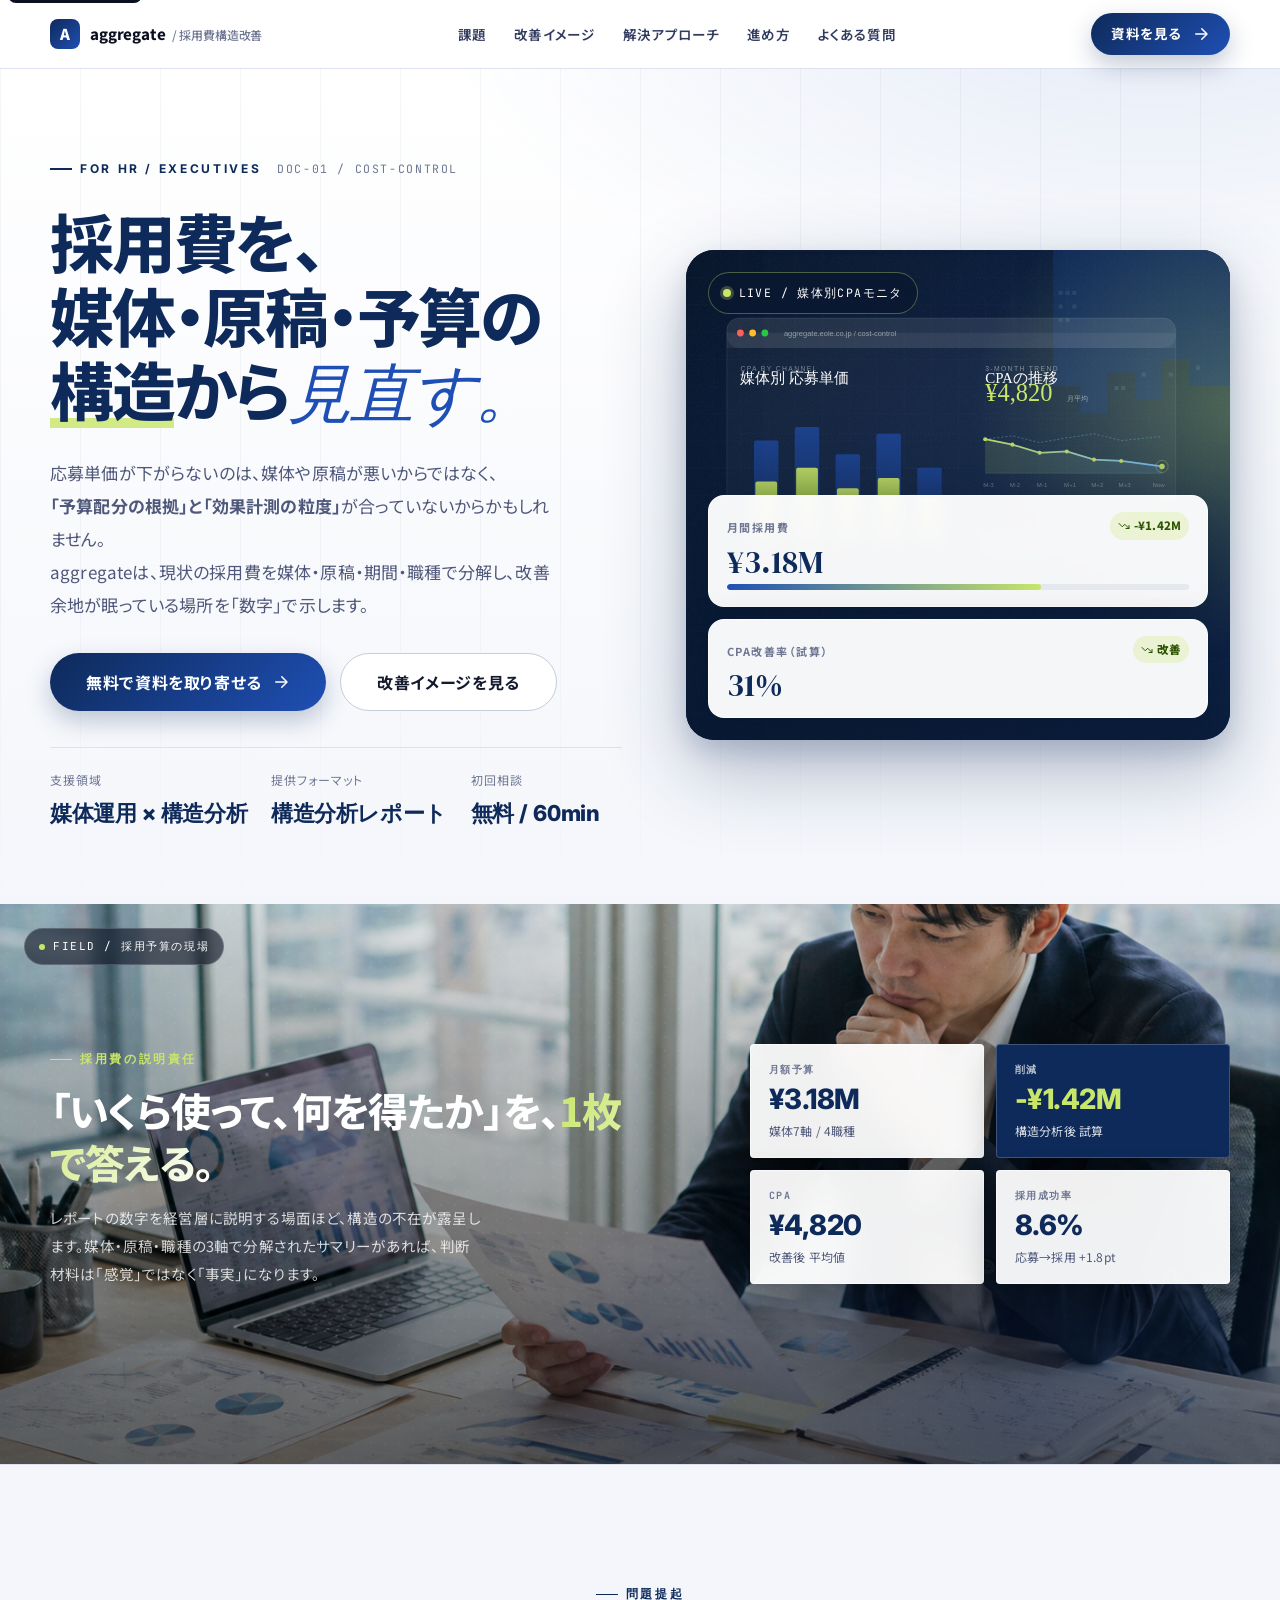
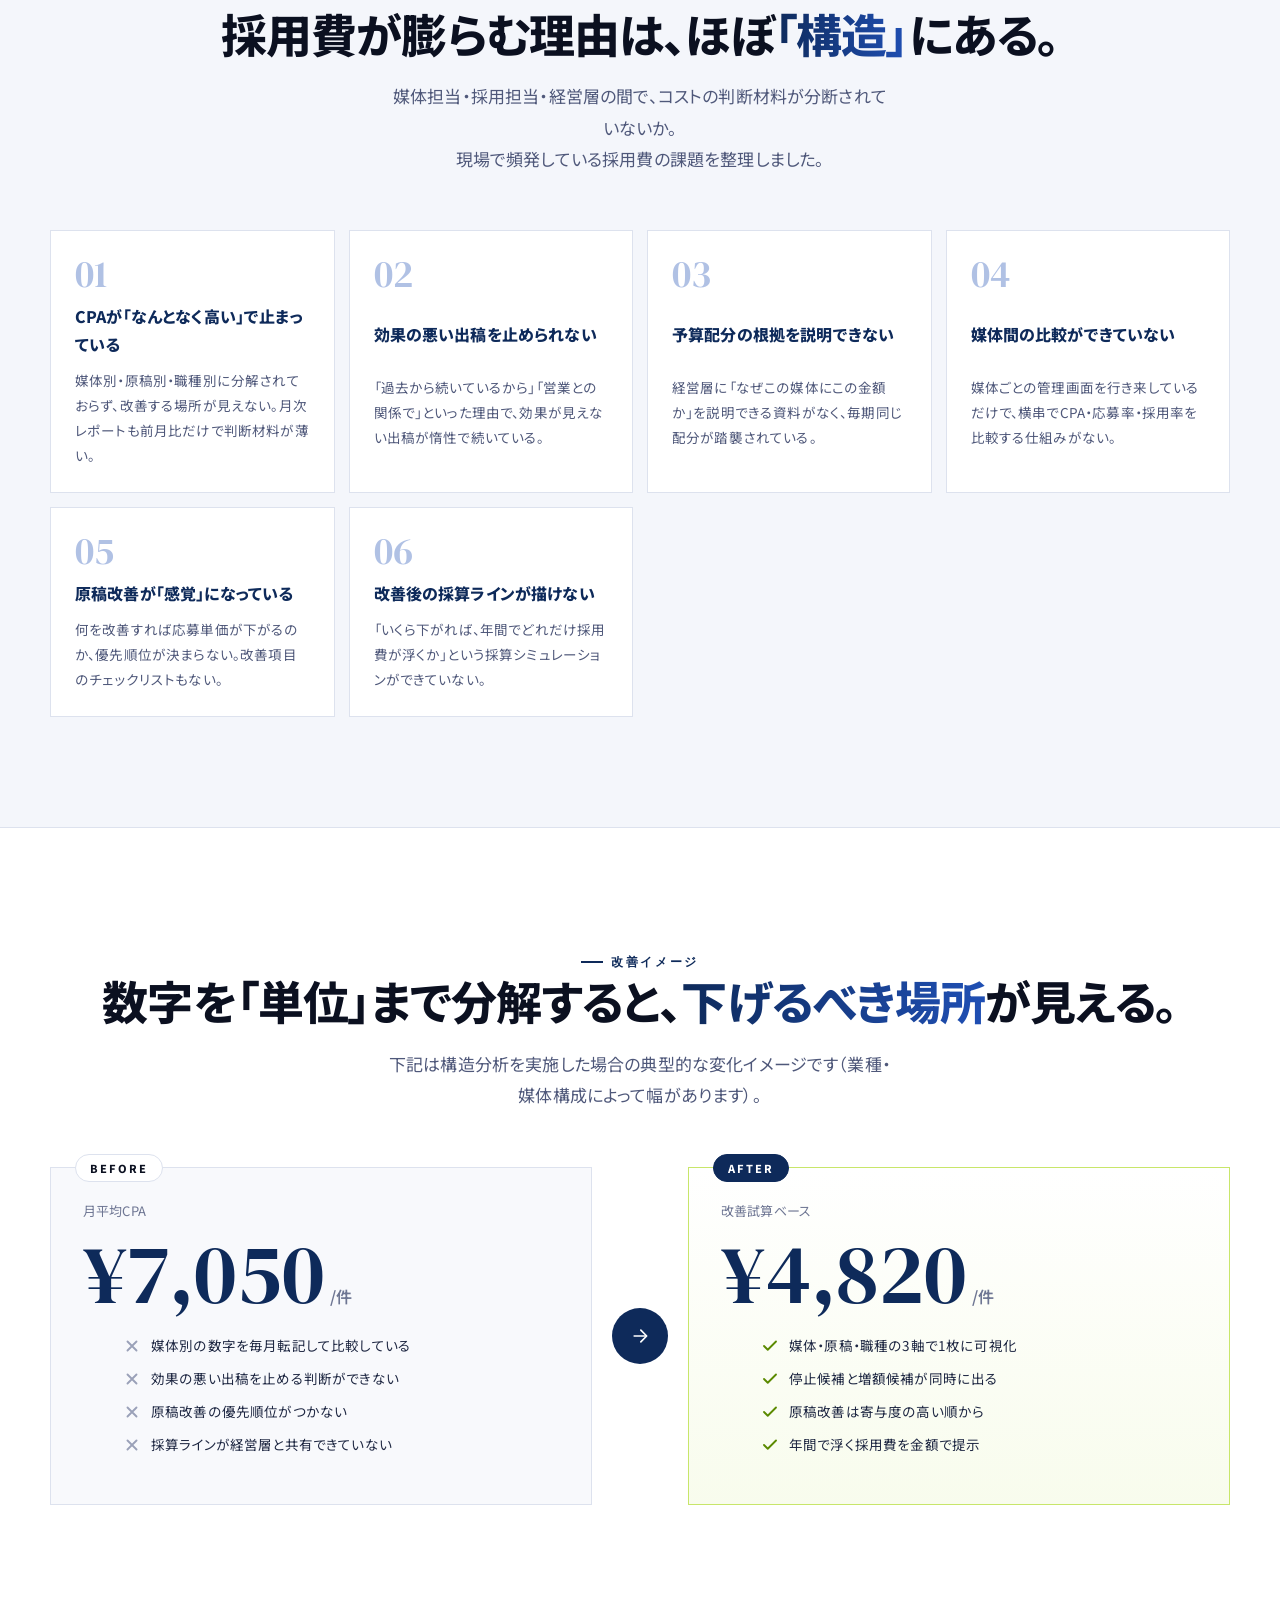
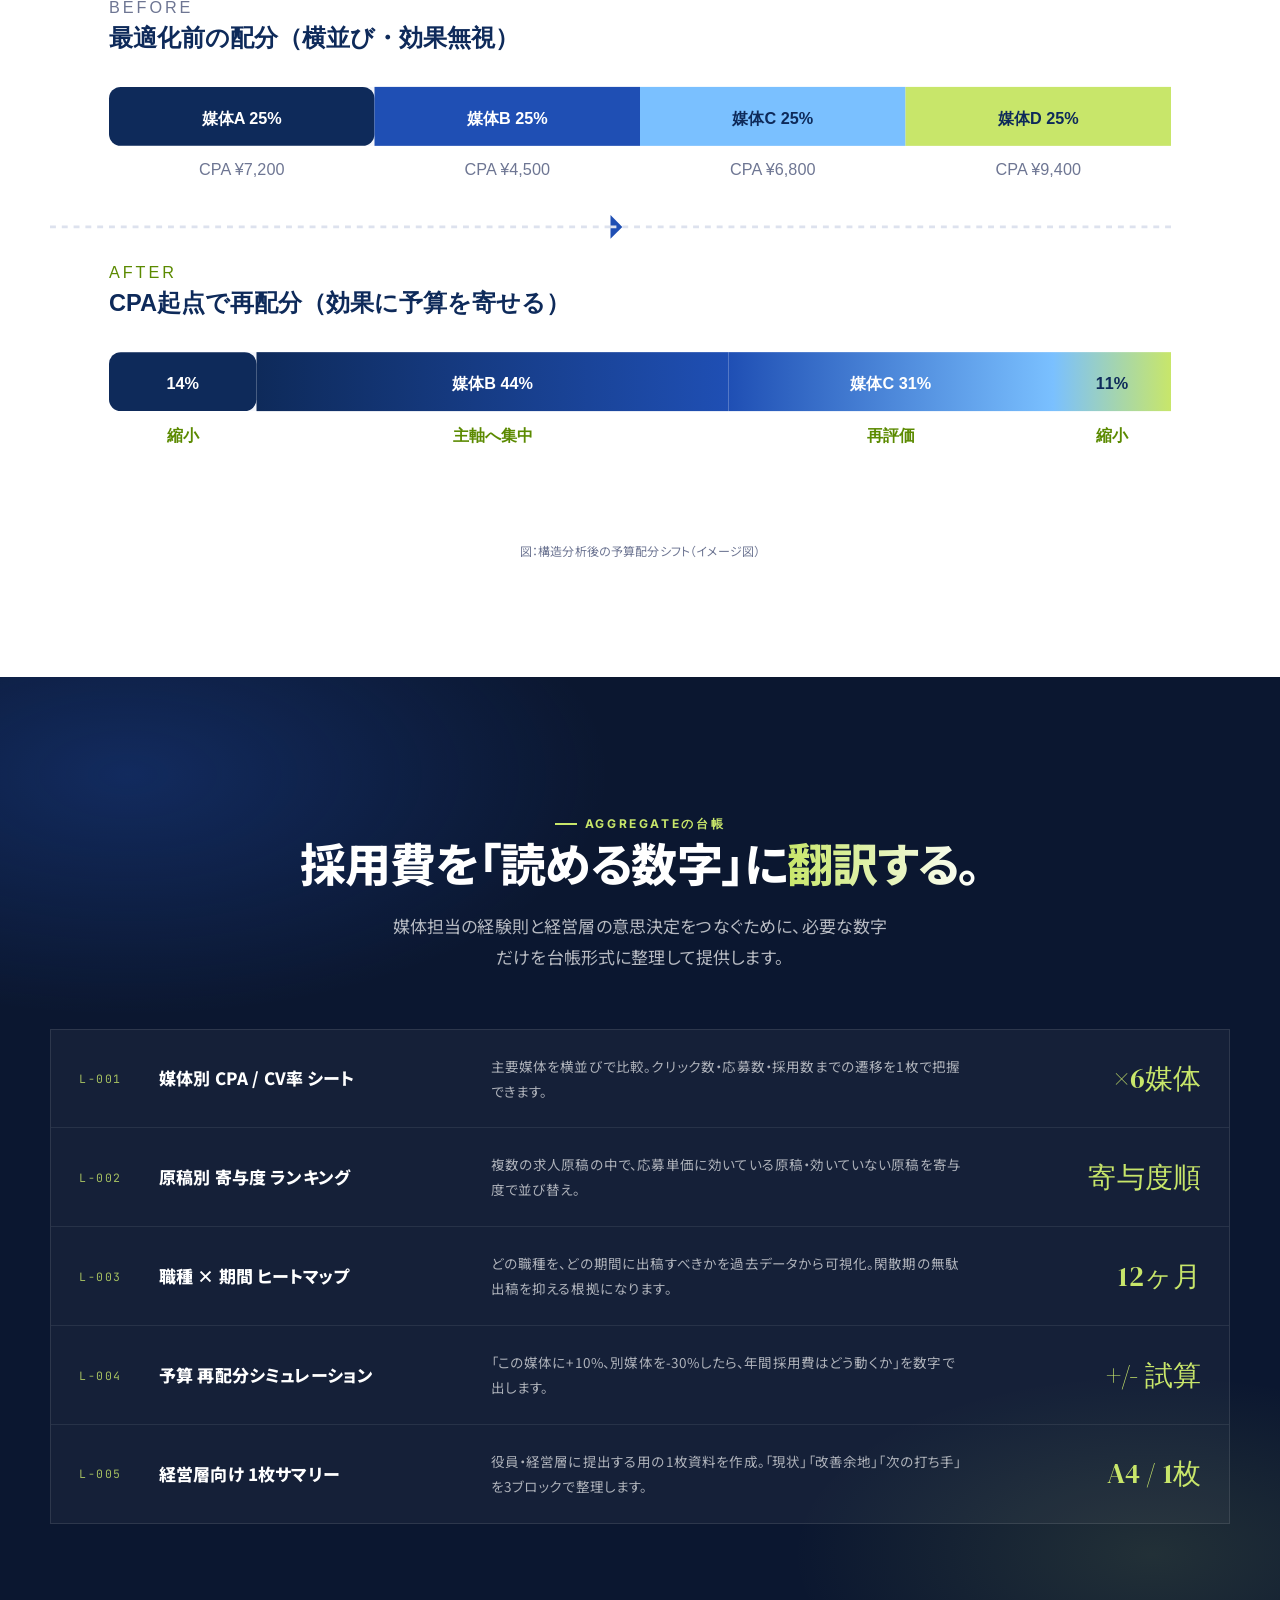
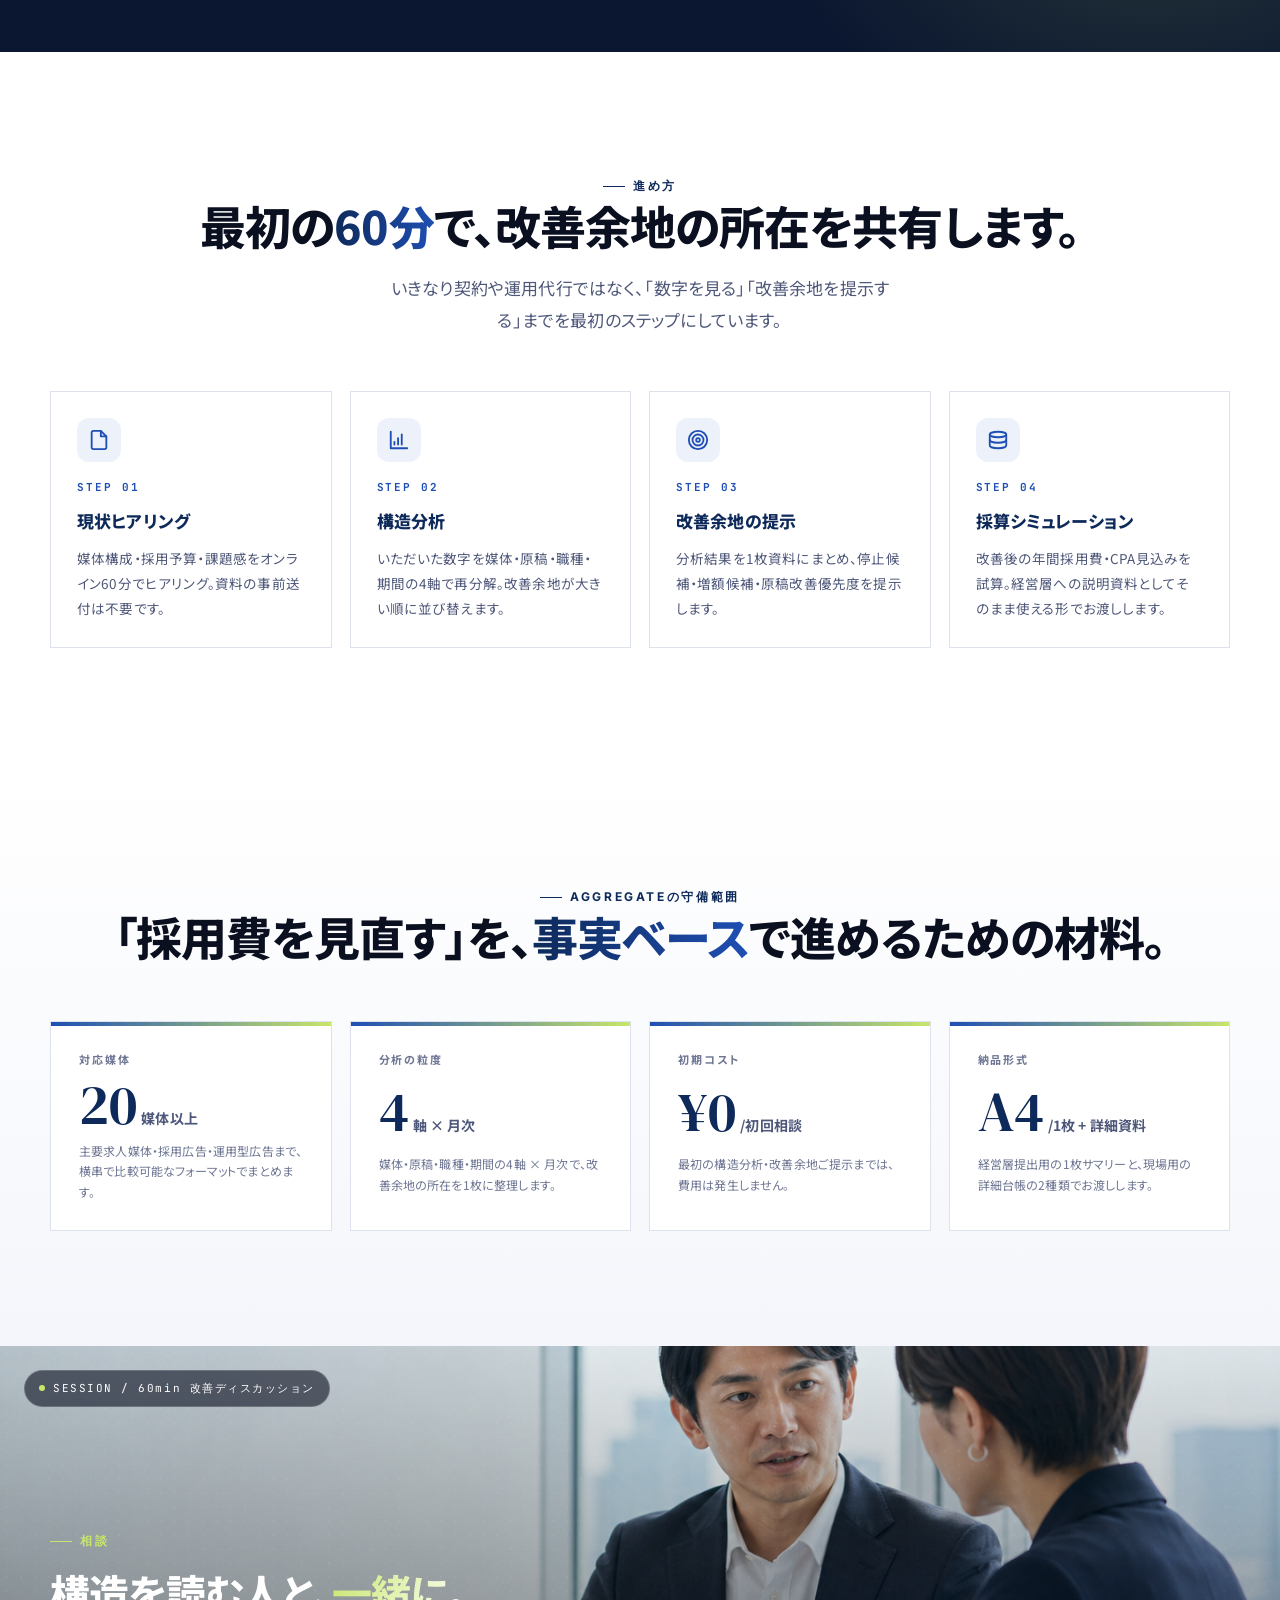
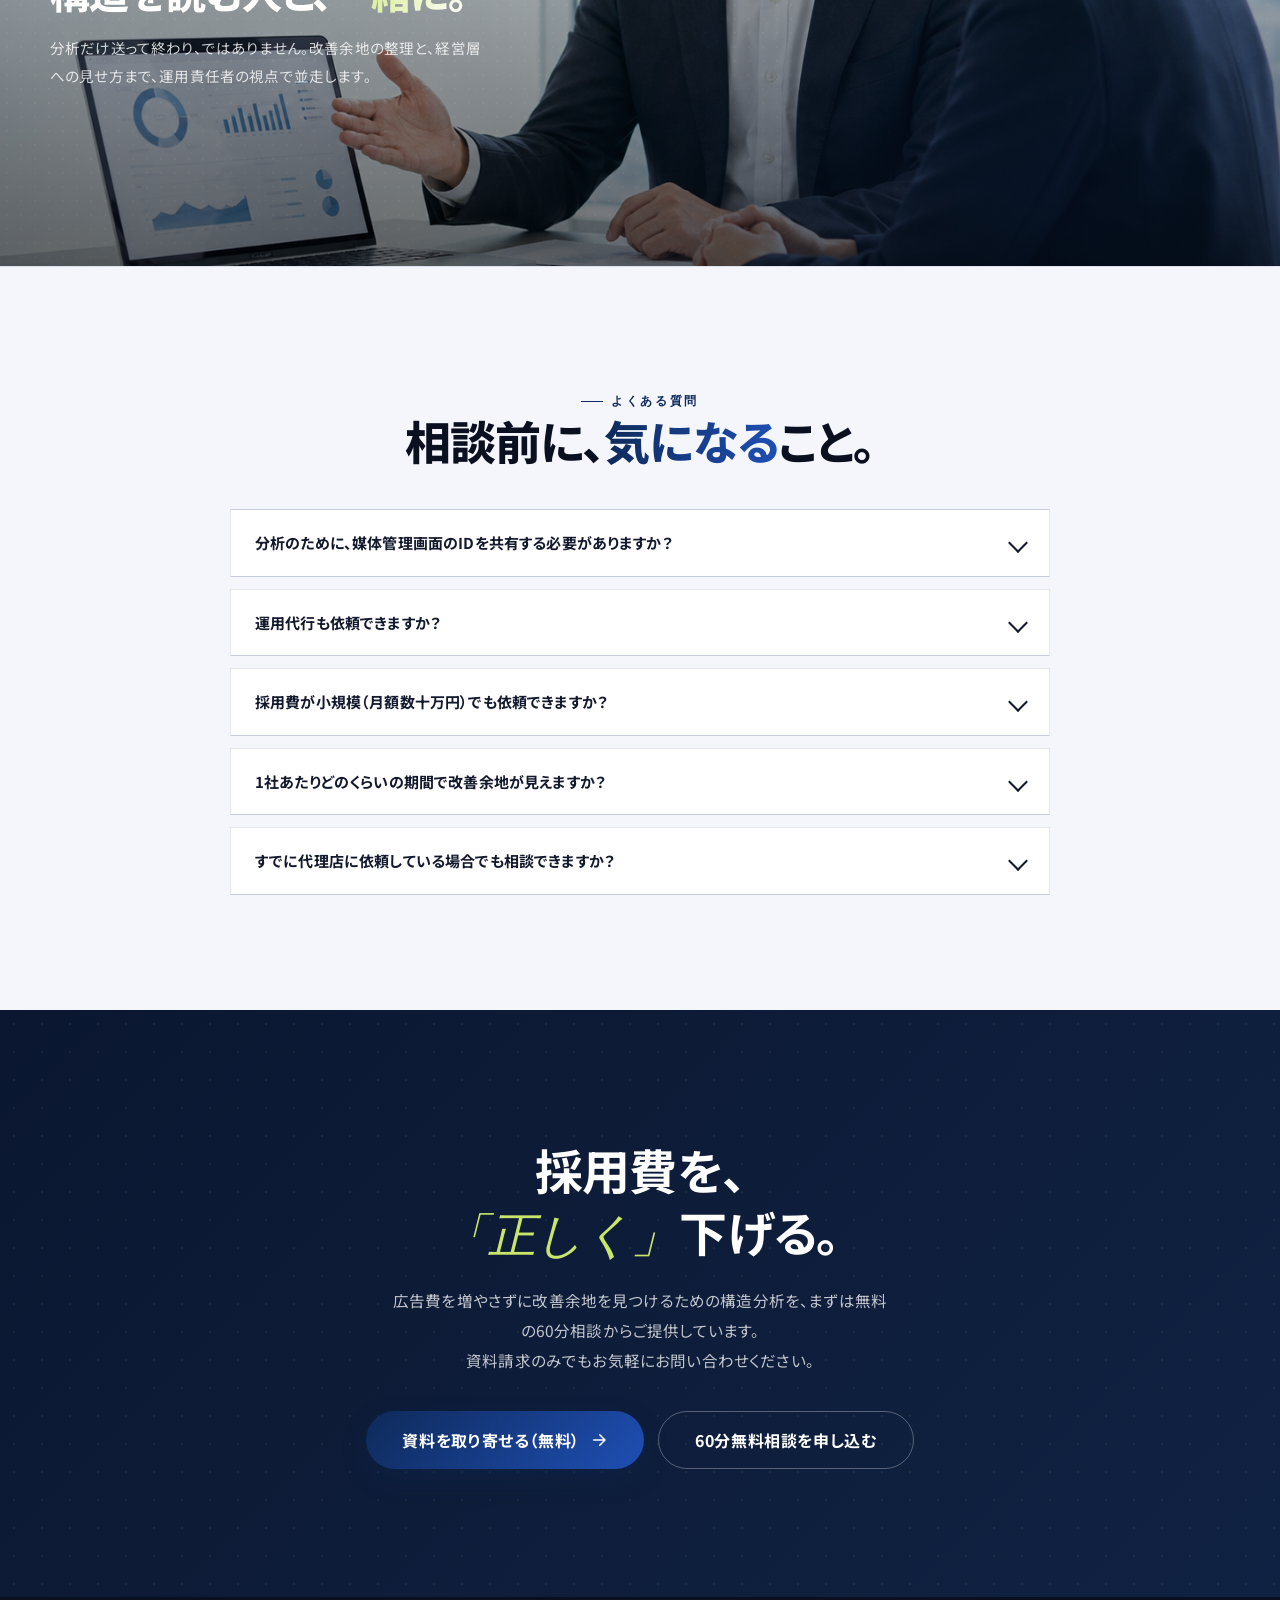
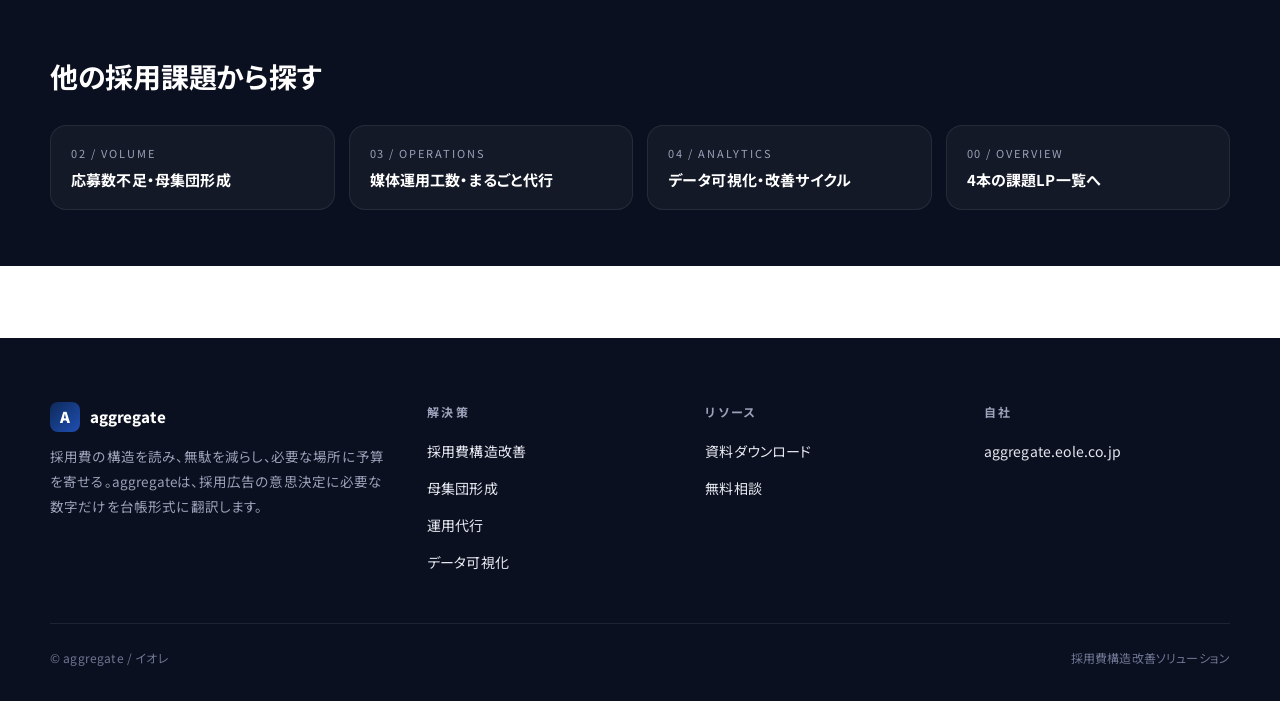
<file: outputs/06_code/aggregate-visual-fullquality/lp1-cpa-cost/index.html>
<!doctype html>
<html lang="ja">
<head>
<meta charset="utf-8">
<meta name="viewport" content="width=device-width,initial-scale=1,viewport-fit=cover">
<meta name="theme-color" content="#0E2A5A">
<meta name="description" content="採用費の高止まり、媒体配分の非効率、CPA上昇の構造を、媒体・原稿・予算配分の3視点から可視化。広告費を増やさずに改善余地を見つけるための採用費構造分析。">
<title>採用費を、媒体・原稿・予算の構造から見直す｜aggregate</title>
<link rel="preconnect" href="https://fonts.googleapis.com">
<link rel="preconnect" href="https://fonts.gstatic.com" crossorigin>
<link href="https://fonts.googleapis.com/css2?family=DM+Serif+Display:ital@0;1&family=Inter:wght@400;500;600;700;800&family=JetBrains+Mono:wght@400;500&family=Noto+Sans+JP:wght@400;500;600;700;800;900&display=swap" rel="stylesheet">
<link rel="stylesheet" href="../assets/css/reset.css">
<link rel="stylesheet" href="../assets/css/common.css">
<link rel="stylesheet" href="../assets/css/lp1.css">
</head>
<body>
<a href="#main" class="skip-link">本文へスキップ</a>

<!-- アイコンsprite -->
<div hidden aria-hidden="true">
  <object type="image/svg+xml" data="../assets/icons/icons.svg" width="0" height="0"></object>
</div>
<svg width="0" height="0" style="position:absolute" aria-hidden="true">
  <defs>
    <symbol id="ico-arrow" viewBox="0 0 24 24" fill="none" stroke="currentColor" stroke-width="2" stroke-linecap="round" stroke-linejoin="round"><path d="M5 12h14"/><path d="m13 5 7 7-7 7"/></symbol>
    <symbol id="ico-down" viewBox="0 0 24 24" fill="none" stroke="currentColor" stroke-width="2" stroke-linecap="round" stroke-linejoin="round"><path d="m22 17-8.5-8.5-5 5L2 7"/><path d="M16 17h6v-6"/></symbol>
    <symbol id="ico-x" viewBox="0 0 24 24" fill="none" stroke="currentColor" stroke-width="2.5" stroke-linecap="round"><path d="M18 6 6 18M6 6l12 12"/></symbol>
    <symbol id="ico-check" viewBox="0 0 24 24" fill="none" stroke="currentColor" stroke-width="2.5" stroke-linecap="round" stroke-linejoin="round"><path d="M20 6 9 17l-5-5"/></symbol>
    <symbol id="ico-target" viewBox="0 0 24 24" fill="none" stroke="currentColor" stroke-width="2" stroke-linecap="round" stroke-linejoin="round"><circle cx="12" cy="12" r="10"/><circle cx="12" cy="12" r="6"/><circle cx="12" cy="12" r="2"/></symbol>
    <symbol id="ico-coin" viewBox="0 0 24 24" fill="none" stroke="currentColor" stroke-width="2" stroke-linecap="round" stroke-linejoin="round"><ellipse cx="12" cy="6" rx="9" ry="3"/><path d="M3 6v6c0 1.66 4 3 9 3s9-1.34 9-3V6"/><path d="M3 12v6c0 1.66 4 3 9 3s9-1.34 9-3v-6"/></symbol>
    <symbol id="ico-chart" viewBox="0 0 24 24" fill="none" stroke="currentColor" stroke-width="2" stroke-linecap="round" stroke-linejoin="round"><path d="M3 3v18h18"/><path d="M7 14v3"/><path d="M11 10v7"/><path d="M15 6v11"/></symbol>
    <symbol id="ico-doc" viewBox="0 0 24 24" fill="none" stroke="currentColor" stroke-width="2" stroke-linecap="round" stroke-linejoin="round"><path d="M14 2H6a2 2 0 0 0-2 2v16a2 2 0 0 0 2 2h12a2 2 0 0 0 2-2V8z"/><path d="M14 2v6h6"/></symbol>
  </defs>
</svg>

<!-- ヘッダー -->
<header class="site-header">
  <div class="l-container site-header__inner">
    <a href="../index.html" class="site-logo">
      <span class="site-logo__mark">A</span>
      <span>aggregate<span class="site-logo__sub">/ 採用費構造改善</span></span>
    </a>
    <nav class="site-nav" aria-label="メインナビ">
      <a href="#pain">課題</a>
      <a href="#compare">改善イメージ</a>
      <a href="#solution">解決アプローチ</a>
      <a href="#flow">進め方</a>
      <a href="#faq">よくある質問</a>
    </nav>
    <a href="#closing" class="btn btn--primary" style="padding:12px 20px;font-size:13.5px">資料を見る
      <svg class="icon" width="16" height="16"><use href="#ico-arrow"/></svg>
    </a>
  </div>
</header>

<main id="main">
<!-- ============== HERO ============== -->
<section class="lp1-hero" data-sticky-trigger>
  <div class="l-container lp1-hero__inner">
    <div data-reveal>
      <div class="lp1-hero__eyebrow-row">
        <span class="eyebrow">FOR HR / EXECUTIVES</span>
        <span class="lp1-hero__doc-no">DOC-01 / COST-CONTROL</span>
      </div>
      <h1>
        採用費を、<br>
        媒体・原稿・予算の<br>
        <span class="underline">構造</span>から<em>見直す。</em>
      </h1>
      <p class="lp1-hero__lead">
        応募単価が下がらないのは、媒体や原稿が悪いからではなく、<br>
        <strong>「予算配分の根拠」と「効果計測の粒度」</strong>が合っていないからかもしれません。<br>
        aggregateは、現状の採用費を媒体・原稿・期間・職種で分解し、改善余地が眠っている場所を「数字」で示します。
      </p>
      <div class="lp1-hero__cta">
        <a href="#closing" class="btn btn--primary btn--lg">無料で資料を取り寄せる
          <svg class="icon" width="18" height="18"><use href="#ico-arrow"/></svg>
        </a>
        <a href="#compare" class="btn btn--ghost btn--lg">改善イメージを見る</a>
      </div>
      <div class="lp1-hero__trust">
        <div class="lp1-hero__trust-item">
          <span>支援領域</span>
          <b class="text-num">媒体運用 × 構造分析</b>
        </div>
        <div class="lp1-hero__trust-item">
          <span>提供フォーマット</span>
          <b class="text-num">構造分析レポート</b>
        </div>
        <div class="lp1-hero__trust-item">
          <span>初回相談</span>
          <b class="text-num">無料 / 60min</b>
        </div>
      </div>
    </div>

    <!-- HERO ビジュアル -->
    <div class="lp1-hero__visual" data-reveal data-delay="200">
      <img class="bg" src="../assets/images/lp1/hero-cost-control.svg" alt="採用費構造ダッシュボードのイメージ" loading="eager">
      <div class="lp1-hero__floating">LIVE / 媒体別CPAモニタ</div>
      <div class="lp1-hero__overlay">
        <div class="lp1-overlay-card">
          <div class="lp1-overlay-card__row">
            <span class="lp1-overlay-card__label">月間採用費</span>
            <span class="lp1-overlay-card__delta">
              <svg class="icon" width="12" height="12"><use href="#ico-down"/></svg> -¥1.42M
            </span>
          </div>
          <span class="lp1-overlay-card__value">¥<span data-countup="3.18" data-duration="1500">3.18</span>M</span>
          <div class="lp1-overlay-card__bar" data-bar-fill="68"><span></span></div>
        </div>
        <div class="lp1-overlay-card">
          <div class="lp1-overlay-card__row">
            <span class="lp1-overlay-card__label">CPA改善率（試算）</span>
            <span class="lp1-overlay-card__delta">
              <svg class="icon" width="12" height="12"><use href="#ico-down"/></svg> 改善
            </span>
          </div>
          <span class="lp1-overlay-card__value"><span data-countup="31" data-duration="1600">31</span>%</span>
        </div>
      </div>
    </div>
  </div>
</section>

<!-- ============== PHOTO BILLBOARD (採用費の現場) ============== -->
<section class="photo-billboard" aria-labelledby="lp1-billboard-title" style="--billboard-glow: rgba(31, 79, 180, .35); --billboard-accent: #C8E66A;">
  <div class="photo-billboard__corner-tag">FIELD / 採用予算の現場</div>
  <div class="photo-billboard__frame" style="background-image: url('../assets/images/lp1/img_02.png');">
    <div class="l-container photo-billboard__inner">
      <div class="photo-billboard__copy" data-reveal>
        <span class="eyebrow">採用費の説明責任</span>
        <h2 id="lp1-billboard-title" class="photo-billboard__title">「いくら使って、何を得たか」を、<em>1枚で答える。</em></h2>
        <p class="photo-billboard__lead">レポートの数字を経営層に説明する場面ほど、構造の不在が露呈します。媒体・原稿・職種の3軸で分解されたサマリーがあれば、判断材料は「感覚」ではなく「事実」になります。</p>
      </div>
      <div class="photo-billboard__cards" data-reveal data-delay="200">
        <div class="billboard-card">
          <small>月額予算</small>
          <b>¥3.18M</b>
          <span>媒体7軸 / 4職種</span>
        </div>
        <div class="billboard-card billboard-card--accent">
          <small>削減</small>
          <b>-¥1.42M</b>
          <span>構造分析後 試算</span>
        </div>
        <div class="billboard-card">
          <small>CPA</small>
          <b>¥4,820</b>
          <span>改善後 平均値</span>
        </div>
        <div class="billboard-card">
          <small>採用成功率</small>
          <b>8.6%</b>
          <span>応募→採用 +1.8pt</span>
        </div>
      </div>
    </div>
  </div>
</section>

<!-- ============== PAIN ============== -->
<section class="lp1-pain" id="pain">
  <div class="l-container">
    <div class="lp1-pain__head" data-reveal>
      <span class="eyebrow">問題提起</span>
      <h2 class="section-title">採用費が膨らむ理由は、ほぼ<em>「構造」</em>にある。</h2>
      <p class="section-lead" style="margin-inline:auto">
        媒体担当・採用担当・経営層の間で、コストの判断材料が分断されていないか。<br>
        現場で頻発している採用費の課題を整理しました。
      </p>
    </div>

    <div class="lp1-pain__grid">
      <article class="lp1-pain__card" data-reveal data-motion="slide-x">
        <span class="lp1-pain__card-num">01</span>
        <h3 class="lp1-pain__card-title">CPAが「なんとなく高い」で止まっている</h3>
        <p class="lp1-pain__card-body">媒体別・原稿別・職種別に分解されておらず、改善する場所が見えない。月次レポートも前月比だけで判断材料が薄い。</p>
      </article>
      <article class="lp1-pain__card" data-reveal data-motion="slide-x" data-delay="100">
        <span class="lp1-pain__card-num">02</span>
        <h3 class="lp1-pain__card-title">効果の悪い出稿を止められない</h3>
        <p class="lp1-pain__card-body">「過去から続いているから」「営業との関係で」といった理由で、効果が見えない出稿が惰性で続いている。</p>
      </article>
      <article class="lp1-pain__card" data-reveal data-motion="slide-x" data-delay="200">
        <span class="lp1-pain__card-num">03</span>
        <h3 class="lp1-pain__card-title">予算配分の根拠を説明できない</h3>
        <p class="lp1-pain__card-body">経営層に「なぜこの媒体にこの金額か」を説明できる資料がなく、毎期同じ配分が踏襲されている。</p>
      </article>
      <article class="lp1-pain__card" data-reveal data-motion="slide-x" data-delay="300">
        <span class="lp1-pain__card-num">04</span>
        <h3 class="lp1-pain__card-title">媒体間の比較ができていない</h3>
        <p class="lp1-pain__card-body">媒体ごとの管理画面を行き来しているだけで、横串でCPA・応募率・採用率を比較する仕組みがない。</p>
      </article>
      <article class="lp1-pain__card" data-reveal data-motion="slide-x" data-delay="400">
        <span class="lp1-pain__card-num">05</span>
        <h3 class="lp1-pain__card-title">原稿改善が「感覚」になっている</h3>
        <p class="lp1-pain__card-body">何を改善すれば応募単価が下がるのか、優先順位が決まらない。改善項目のチェックリストもない。</p>
      </article>
      <article class="lp1-pain__card" data-reveal data-motion="slide-x" data-delay="500">
        <span class="lp1-pain__card-num">06</span>
        <h3 class="lp1-pain__card-title">改善後の採算ラインが描けない</h3>
        <p class="lp1-pain__card-body">「いくら下がれば、年間でどれだけ採用費が浮くか」という採算シミュレーションができていない。</p>
      </article>
    </div>
  </div>
</section>

<!-- ============== COMPARE Before/After ============== -->
<section class="lp1-compare" id="compare">
  <div class="l-container">
    <div class="lp1-compare__head" data-reveal>
      <span class="eyebrow">改善イメージ</span>
      <h2 class="section-title">数字を「単位」まで分解すると、<em>下げるべき場所</em>が見える。</h2>
      <p class="section-lead" style="margin-inline:auto">下記は構造分析を実施した場合の典型的な変化イメージです（業種・媒体構成によって幅があります）。</p>
    </div>

    <div class="lp1-compare__grid">
      <div class="lp1-compare__col lp1-compare__col--before" data-reveal data-motion="scale">
        <span class="lp1-compare__col-label">BEFORE</span>
        <p style="font-size:13px;color:#6E7693;margin-bottom:10px">月平均CPA</p>
        <div class="lp1-compare__big-num">¥7,050<small>/件</small></div>
        <ul class="lp1-compare__col-list">
          <li><svg class="icon"><use href="#ico-x"/></svg>媒体別の数字を毎月転記して比較している</li>
          <li><svg class="icon"><use href="#ico-x"/></svg>効果の悪い出稿を止める判断ができない</li>
          <li><svg class="icon"><use href="#ico-x"/></svg>原稿改善の優先順位がつかない</li>
          <li><svg class="icon"><use href="#ico-x"/></svg>採算ラインが経営層と共有できていない</li>
        </ul>
      </div>

      <div class="lp1-compare__arrow" aria-hidden="true">
        <svg width="20" height="20"><use href="#ico-arrow"/></svg>
      </div>

      <div class="lp1-compare__col lp1-compare__col--after" data-reveal data-motion="scale" data-delay="200">
        <span class="lp1-compare__col-label">AFTER</span>
        <p style="font-size:13px;color:#6E7693;margin-bottom:10px">改善試算ベース</p>
        <div class="lp1-compare__big-num">¥4,820<small>/件</small></div>
        <ul class="lp1-compare__col-list">
          <li><svg class="icon"><use href="#ico-check"/></svg>媒体・原稿・職種の3軸で1枚に可視化</li>
          <li><svg class="icon"><use href="#ico-check"/></svg>停止候補と増額候補が同時に出る</li>
          <li><svg class="icon"><use href="#ico-check"/></svg>原稿改善は寄与度の高い順から</li>
          <li><svg class="icon"><use href="#ico-check"/></svg>年間で浮く採用費を金額で提示</li>
        </ul>
      </div>
    </div>

    <!-- 図解：予算配分 -->
    <figure style="margin-top:64px" data-reveal>
      <img src="../assets/images/lp1/diagram-budget-allocation.svg" alt="採用予算の最適配分図解。最適化前の均等配分から、CPA起点で再配分する流れ" loading="lazy">
      <figcaption style="font-size:12px;color:#6E7693;text-align:center;margin-top:12px">図：構造分析後の予算配分シフト（イメージ図）</figcaption>
    </figure>
  </div>
</section>

<!-- ============== SOLUTION LEDGER ============== -->
<section class="lp1-ledger" id="solution">
  <div class="l-container lp1-ledger__inner">
    <div class="lp1-ledger__head" data-reveal>
      <span class="eyebrow" style="color:#C8E66A">aggregateの台帳</span>
      <h2 class="section-title">採用費を「読める数字」に<em>翻訳する。</em></h2>
      <p class="section-lead">媒体担当の経験則と経営層の意思決定をつなぐために、必要な数字だけを台帳形式に整理して提供します。</p>
    </div>

    <div class="lp1-ledger__table" data-reveal>
      <div class="lp1-ledger__row">
        <div class="lp1-ledger__no">L-001</div>
        <h3 class="lp1-ledger__title">媒体別 CPA / CV率 シート</h3>
        <p class="lp1-ledger__desc">主要媒体を横並びで比較。クリック数・応募数・採用数までの遷移を1枚で把握できます。</p>
        <div class="lp1-ledger__metric">×6媒体</div>
      </div>
      <div class="lp1-ledger__row">
        <div class="lp1-ledger__no">L-002</div>
        <h3 class="lp1-ledger__title">原稿別 寄与度 ランキング</h3>
        <p class="lp1-ledger__desc">複数の求人原稿の中で、応募単価に効いている原稿・効いていない原稿を寄与度で並び替え。</p>
        <div class="lp1-ledger__metric">寄与度順</div>
      </div>
      <div class="lp1-ledger__row">
        <div class="lp1-ledger__no">L-003</div>
        <h3 class="lp1-ledger__title">職種 × 期間 ヒートマップ</h3>
        <p class="lp1-ledger__desc">どの職種を、どの期間に出稿すべきかを過去データから可視化。閑散期の無駄出稿を抑える根拠になります。</p>
        <div class="lp1-ledger__metric">12ヶ月</div>
      </div>
      <div class="lp1-ledger__row">
        <div class="lp1-ledger__no">L-004</div>
        <h3 class="lp1-ledger__title">予算 再配分シミュレーション</h3>
        <p class="lp1-ledger__desc">「この媒体に+10%、別媒体を-30%したら、年間採用費はどう動くか」を数字で出します。</p>
        <div class="lp1-ledger__metric">+/- 試算</div>
      </div>
      <div class="lp1-ledger__row">
        <div class="lp1-ledger__no">L-005</div>
        <h3 class="lp1-ledger__title">経営層向け 1枚サマリー</h3>
        <p class="lp1-ledger__desc">役員・経営層に提出する用の1枚資料を作成。「現状」「改善余地」「次の打ち手」を3ブロックで整理します。</p>
        <div class="lp1-ledger__metric">A4 / 1枚</div>
      </div>
    </div>
  </div>
</section>

<!-- ============== FLOW ============== -->
<section class="lp1-flow" id="flow">
  <div class="l-container">
    <div class="lp1-flow__head" data-reveal>
      <span class="eyebrow">進め方</span>
      <h2 class="section-title">最初の<em>60分</em>で、改善余地の所在を共有します。</h2>
      <p class="section-lead" style="margin-inline:auto">いきなり契約や運用代行ではなく、「数字を見る」「改善余地を提示する」までを最初のステップにしています。</p>
    </div>

    <div class="lp1-flow__steps">
      <article class="lp1-flow__step" data-reveal data-motion="slide-x">
        <div class="lp1-flow__step-icon"><svg class="icon"><use href="#ico-doc"/></svg></div>
        <span class="lp1-flow__step-no">STEP 01</span>
        <h3 class="lp1-flow__step-title">現状ヒアリング</h3>
        <p class="lp1-flow__step-body">媒体構成・採用予算・課題感をオンライン60分でヒアリング。資料の事前送付は不要です。</p>
      </article>
      <article class="lp1-flow__step" data-reveal data-motion="slide-x" data-delay="100">
        <div class="lp1-flow__step-icon"><svg class="icon"><use href="#ico-chart"/></svg></div>
        <span class="lp1-flow__step-no">STEP 02</span>
        <h3 class="lp1-flow__step-title">構造分析</h3>
        <p class="lp1-flow__step-body">いただいた数字を媒体・原稿・職種・期間の4軸で再分解。改善余地が大きい順に並び替えます。</p>
      </article>
      <article class="lp1-flow__step" data-reveal data-motion="slide-x" data-delay="200">
        <div class="lp1-flow__step-icon"><svg class="icon"><use href="#ico-target"/></svg></div>
        <span class="lp1-flow__step-no">STEP 03</span>
        <h3 class="lp1-flow__step-title">改善余地の提示</h3>
        <p class="lp1-flow__step-body">分析結果を1枚資料にまとめ、停止候補・増額候補・原稿改善優先度を提示します。</p>
      </article>
      <article class="lp1-flow__step" data-reveal data-motion="slide-x" data-delay="300">
        <div class="lp1-flow__step-icon"><svg class="icon"><use href="#ico-coin"/></svg></div>
        <span class="lp1-flow__step-no">STEP 04</span>
        <h3 class="lp1-flow__step-title">採算シミュレーション</h3>
        <p class="lp1-flow__step-body">改善後の年間採用費・CPA見込みを試算。経営層への説明資料としてそのまま使える形でお渡しします。</p>
      </article>
    </div>
  </div>
</section>

<!-- ============== PROOF NUMBERS ============== -->
<section class="lp1-proof">
  <div class="l-container">
    <div class="lp1-proof__head" data-reveal>
      <span class="eyebrow">aggregateの守備範囲</span>
      <h2 class="section-title">「採用費を見直す」を、<em>事実ベース</em>で進めるための材料。</h2>
    </div>

    <div class="lp1-proof__grid">
      <article class="lp1-proof__card" data-reveal data-motion="scale">
        <span class="lp1-proof__card-label">対応媒体</span>
        <div class="lp1-proof__card-num"><span data-countup="20" data-duration="1400">20</span><small>媒体以上</small></div>
        <p class="lp1-proof__card-note">主要求人媒体・採用広告・運用型広告まで、横串で比較可能なフォーマットでまとめます。</p>
      </article>
      <article class="lp1-proof__card" data-reveal data-motion="scale" data-delay="100">
        <span class="lp1-proof__card-label">分析の粒度</span>
        <div class="lp1-proof__card-num"><span data-countup="4" data-duration="1200">4</span><small>軸 × 月次</small></div>
        <p class="lp1-proof__card-note">媒体・原稿・職種・期間の4軸 × 月次で、改善余地の所在を1枚に整理します。</p>
      </article>
      <article class="lp1-proof__card" data-reveal data-motion="scale" data-delay="200">
        <span class="lp1-proof__card-label">初期コスト</span>
        <div class="lp1-proof__card-num">¥0<small>/初回相談</small></div>
        <p class="lp1-proof__card-note">最初の構造分析・改善余地ご提示までは、費用は発生しません。</p>
      </article>
      <article class="lp1-proof__card" data-reveal data-motion="scale" data-delay="300">
        <span class="lp1-proof__card-label">納品形式</span>
        <div class="lp1-proof__card-num">A4<small>/1枚 + 詳細資料</small></div>
        <p class="lp1-proof__card-note">経営層提出用の1枚サマリーと、現場用の詳細台帳の2種類でお渡しします。</p>
      </article>
    </div>
  </div>
</section>

<!-- ============== ADVISOR PHOTO ============== -->
<section class="photo-billboard" aria-label="改善ディスカッションのイメージ" style="--billboard-glow: rgba(31, 79, 180, .25); --billboard-accent: #C8E66A;">
  <div class="photo-billboard__corner-tag">SESSION / 60min 改善ディスカッション</div>
  <div class="photo-billboard__frame" style="background-image: url('../assets/images/lp1/img_04.png'); background-position: right center; min-height: clamp(320px, 42vw, 460px);">
    <div class="l-container photo-billboard__inner" style="grid-template-columns: 1fr;">
      <div class="photo-billboard__copy" data-reveal style="max-width: 32em;">
        <span class="eyebrow">相談</span>
        <h2 class="photo-billboard__title">構造を読む人と、<em>一緒に。</em></h2>
        <p class="photo-billboard__lead">分析だけ送って終わり、ではありません。改善余地の整理と、経営層への見せ方まで、運用責任者の視点で並走します。</p>
      </div>
    </div>
  </div>
</section>

<!-- ============== FAQ ============== -->
<section class="lp1-faq" id="faq">
  <div class="l-container l-container--narrow">
    <div class="lp1-faq__head" data-reveal>
      <span class="eyebrow">よくある質問</span>
      <h2 class="section-title">相談前に、<em>気になる</em>こと。</h2>
    </div>
    <div class="faq-list">
      <details class="faq-item" data-reveal data-motion="fade"><summary>分析のために、媒体管理画面のIDを共有する必要がありますか？</summary>
        <div class="faq-item__body">いいえ、初回ヒアリングではエクスポートされたCSVや月次レポート、ご担当者のメモがあれば十分です。管理画面の権限共有は、本格的にご一緒する場合のみご相談しています。</div>
      </details>
      <details class="faq-item" data-reveal data-motion="fade" data-delay="50"><summary>運用代行も依頼できますか？</summary>
        <div class="faq-item__body">構造分析と改善提案が中心のサービスですが、ご要望に応じて媒体運用パートナー企業のご紹介や、運用代行のスコープ別見積もご対応可能です。詳細は初回相談でご共有ください。</div>
      </details>
      <details class="faq-item" data-reveal data-motion="fade" data-delay="100"><summary>採用費が小規模（月額数十万円）でも依頼できますか？</summary>
        <div class="faq-item__body">媒体構成や課題感を伺ったうえで、ご支援が逆に重くなりすぎないかを判断します。「いまは構造分析より別の打ち手」と判断した場合は、その旨を率直にお伝えします。</div>
      </details>
      <details class="faq-item" data-reveal data-motion="fade" data-delay="150"><summary>1社あたりどのくらいの期間で改善余地が見えますか？</summary>
        <div class="faq-item__body">媒体数や原稿数によりますが、初回ヒアリングから2〜3週間で構造分析レポートをお渡しするケースが多いです。緊急度に応じて短縮可能なケースもあります。</div>
      </details>
      <details class="faq-item" data-reveal data-motion="fade" data-delay="200"><summary>すでに代理店に依頼している場合でも相談できますか？</summary>
        <div class="faq-item__body">はい。代理店経由の運用は維持したまま、構造分析だけをaggregateで実施するご支援もあります。代理店との関係や情報の取り扱いには十分配慮します。</div>
      </details>
    </div>
  </div>
</section>

<!-- ============== CLOSING ============== -->
<section class="lp1-closing" id="closing">
  <div class="l-container l-container--narrow">
    <div class="lp1-closing__inner" data-reveal data-motion="fade">
      <h2>採用費を、<br><em>「正しく」</em>下げる。</h2>
      <p>
        広告費を増やさずに改善余地を見つけるための構造分析を、まずは無料の60分相談からご提供しています。<br>
        資料請求のみでもお気軽にお問い合わせください。
      </p>
      <div class="lp1-closing__cta">
        <a href="mailto:contact@example.com" class="btn btn--primary btn--lg">
          資料を取り寄せる（無料）
          <svg class="icon" width="18" height="18"><use href="#ico-arrow"/></svg>
        </a>
        <a href="mailto:contact@example.com" class="btn btn--ghost btn--lg">60分無料相談を申し込む</a>
      </div>
    </div>
  </div>
</section>

<!-- 横断ナビ -->
<section class="cross-nav" aria-label="他の課題別LPへ">
  <div class="l-container">
    <h3>他の採用課題から探す</h3>
    <div class="cross-nav__grid">
      <a class="cross-nav__card" href="../lp2-application-volume/">
        <small>02 / VOLUME</small><b>応募数不足・母集団形成</b>
      </a>
      <a class="cross-nav__card" href="../lp3-operation-outsourcing/">
        <small>03 / OPERATIONS</small><b>媒体運用工数・まるごと代行</b>
      </a>
      <a class="cross-nav__card" href="../lp4-analytics-improvement/">
        <small>04 / ANALYTICS</small><b>データ可視化・改善サイクル</b>
      </a>
      <a class="cross-nav__card" href="../index.html">
        <small>00 / OVERVIEW</small><b>4本の課題LP一覧へ</b>
      </a>
    </div>
  </div>
</section>
</main>

<!-- フッター -->
<footer class="site-footer">
  <div class="l-container site-footer__grid">
    <div>
      <div class="site-logo" style="color:#fff">
        <span class="site-logo__mark">A</span>
        <span>aggregate</span>
      </div>
      <p class="site-footer__brand-blurb">採用費の構造を読み、無駄を減らし、必要な場所に予算を寄せる。aggregateは、採用広告の意思決定に必要な数字だけを台帳形式に翻訳します。</p>
    </div>
    <div>
      <h4>解決策</h4>
      <ul>
        <li><a href="../lp1-cpa-cost/">採用費構造改善</a></li>
        <li><a href="../lp2-application-volume/">母集団形成</a></li>
        <li><a href="../lp3-operation-outsourcing/">運用代行</a></li>
        <li><a href="../lp4-analytics-improvement/">データ可視化</a></li>
      </ul>
    </div>
    <div>
      <h4>リソース</h4>
      <ul>
        <li><a href="#closing">資料ダウンロード</a></li>
        <li><a href="#closing">無料相談</a></li>
      </ul>
    </div>
    <div>
      <h4>自社</h4>
      <ul>
        <li><a href="https://aggregate.eole.co.jp/" rel="noopener">aggregate.eole.co.jp</a></li>
      </ul>
    </div>
  </div>
  <div class="l-container site-footer__bottom">
    <span>&copy; aggregate / イオレ</span>
    <span>採用費構造改善ソリューション</span>
  </div>
</footer>

<!-- スティッキーCTA (SP) -->
<div class="sticky-cta" data-sticky-cta role="region" aria-label="主要アクション">
  <a href="#closing" class="btn btn--ghost">改善イメージ</a>
  <a href="mailto:contact@example.com" class="btn btn--primary">資料請求</a>
</div>

<script src="../assets/js/common.js" defer></script>
<script src="../assets/js/lp1.js" defer></script>
</body>
</html>
</file>
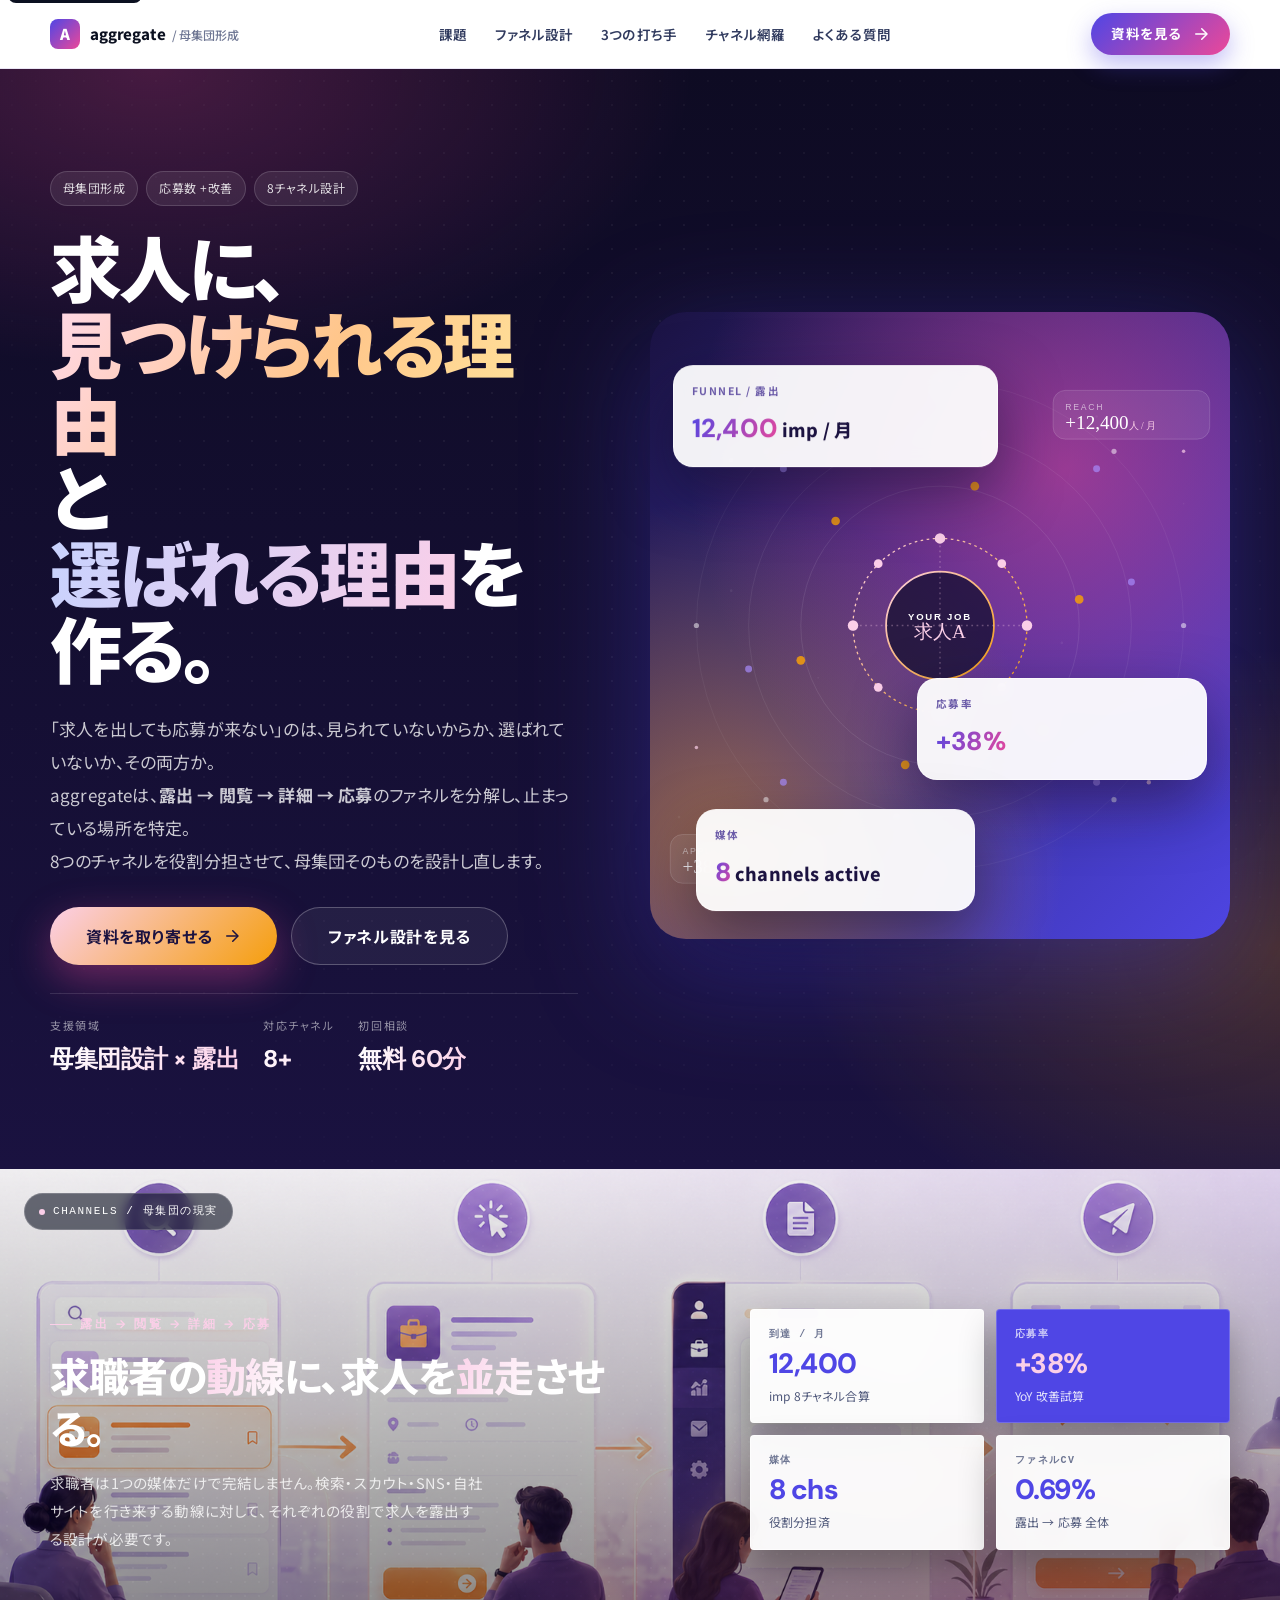
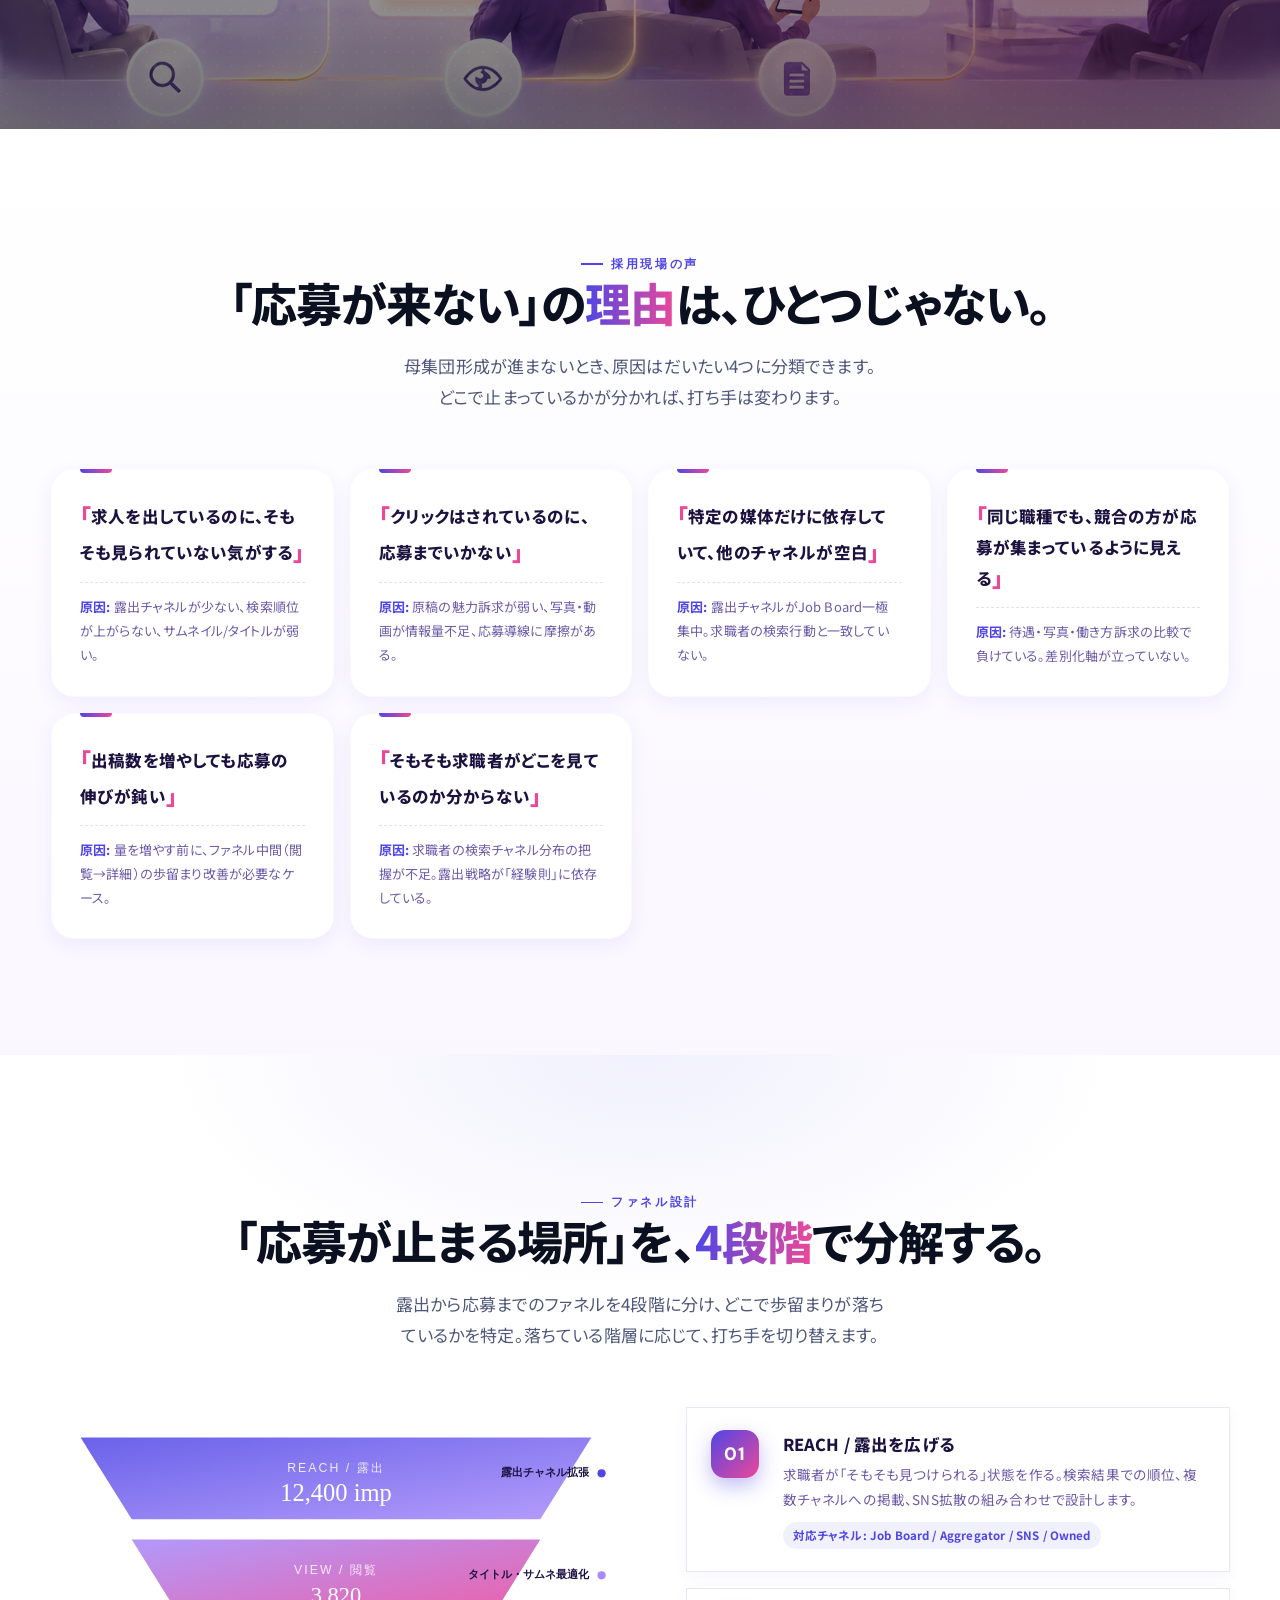
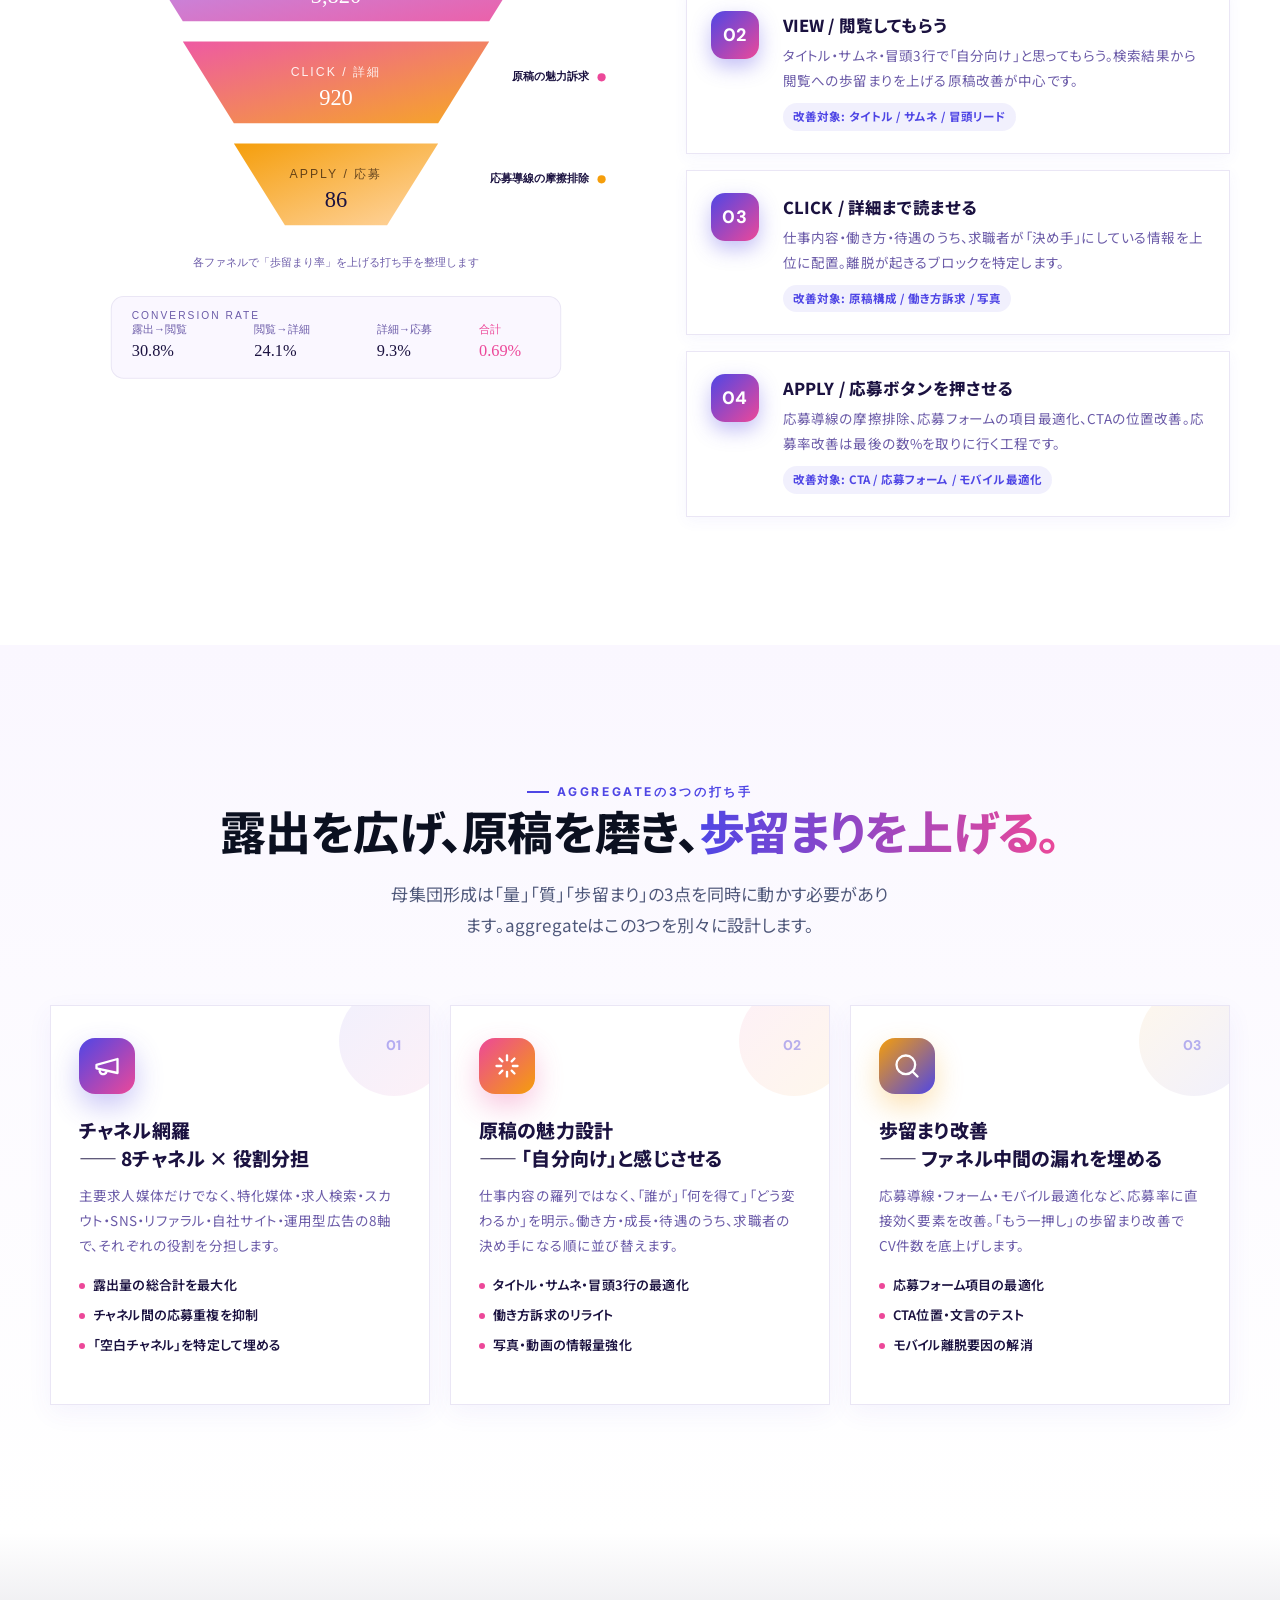
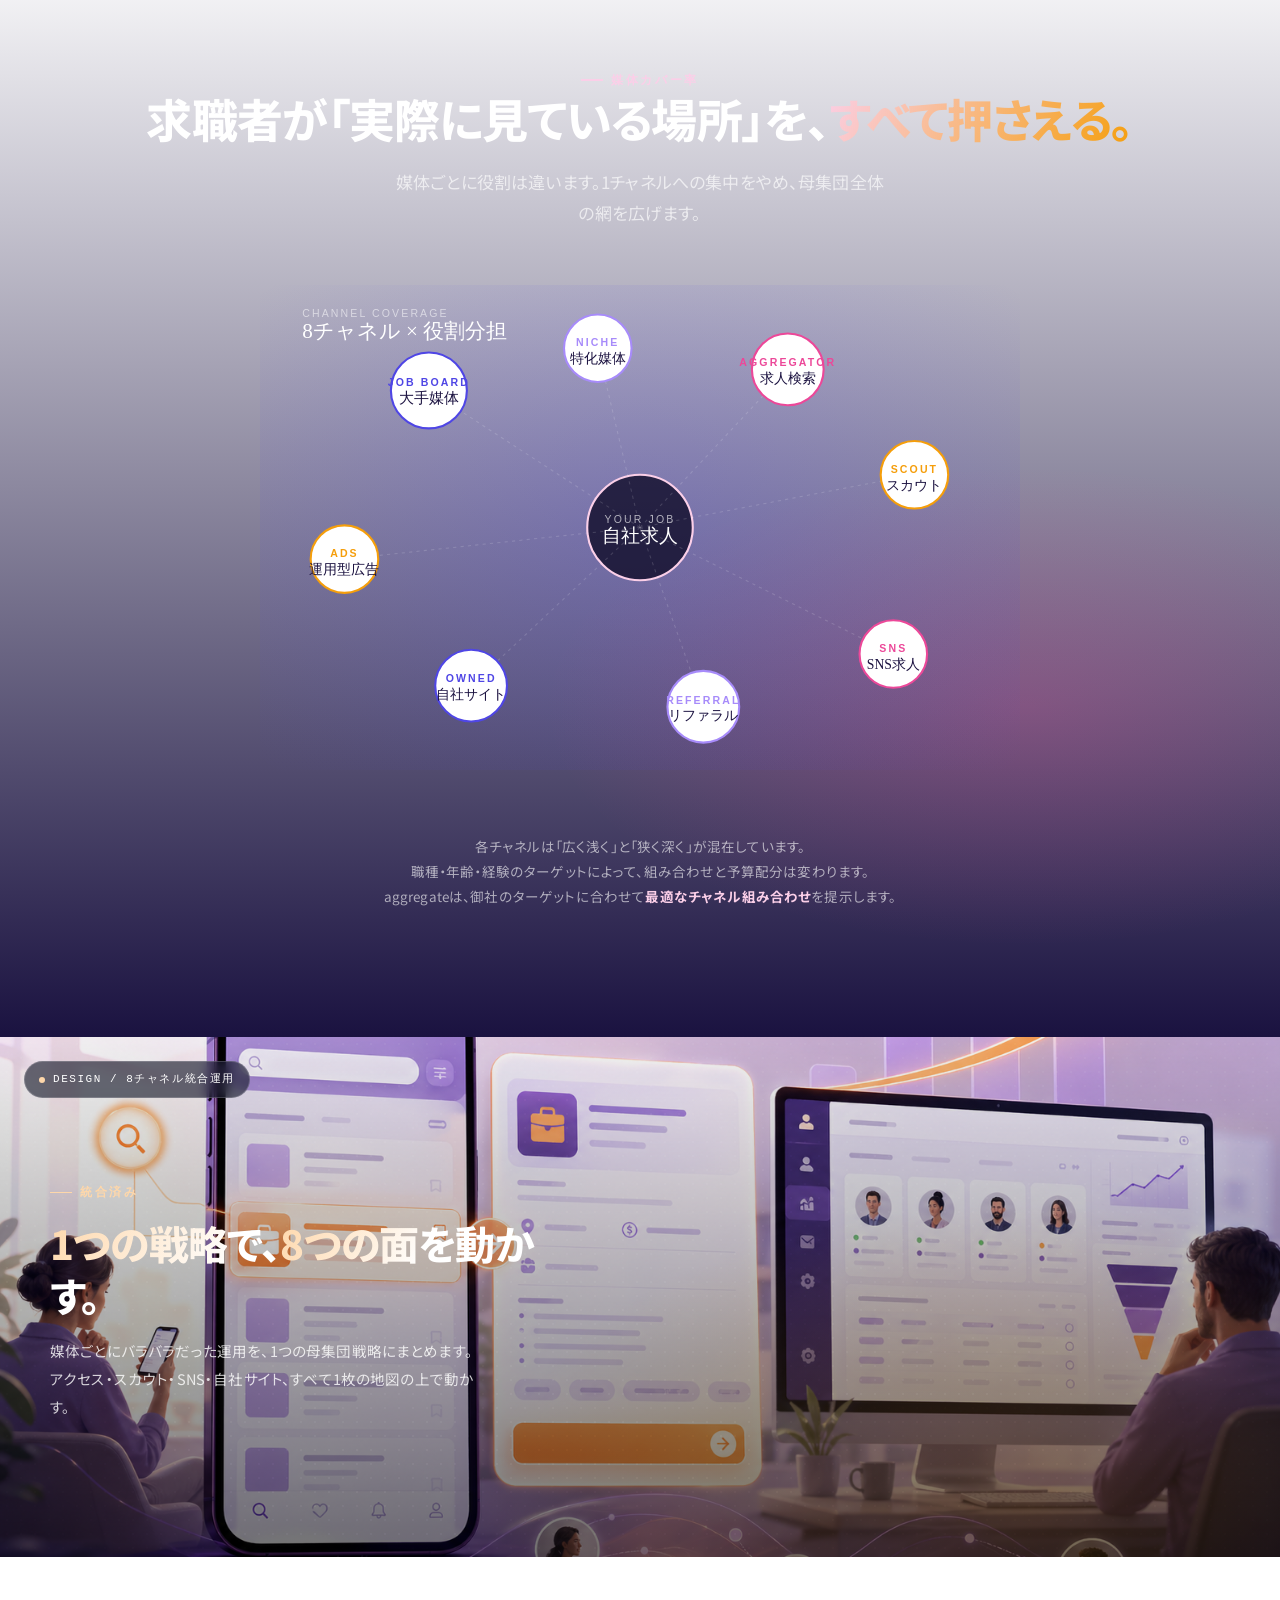
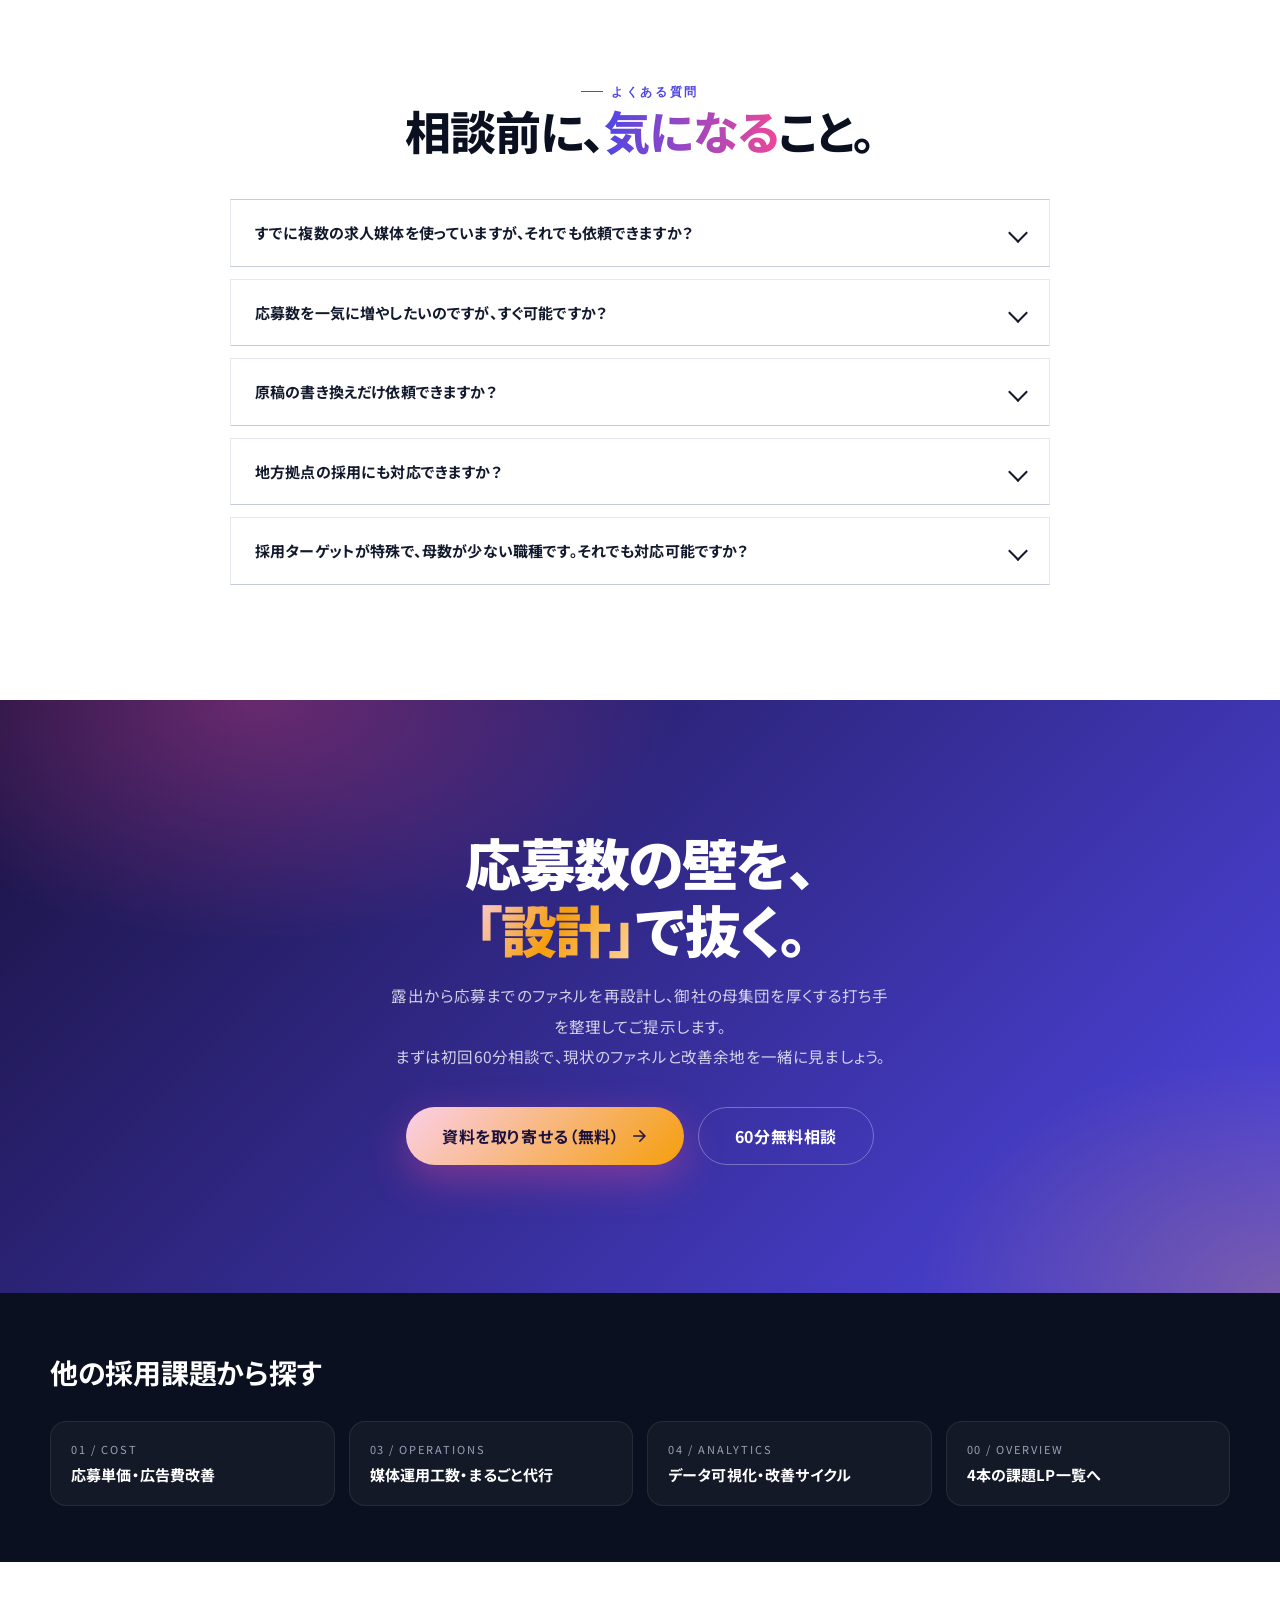
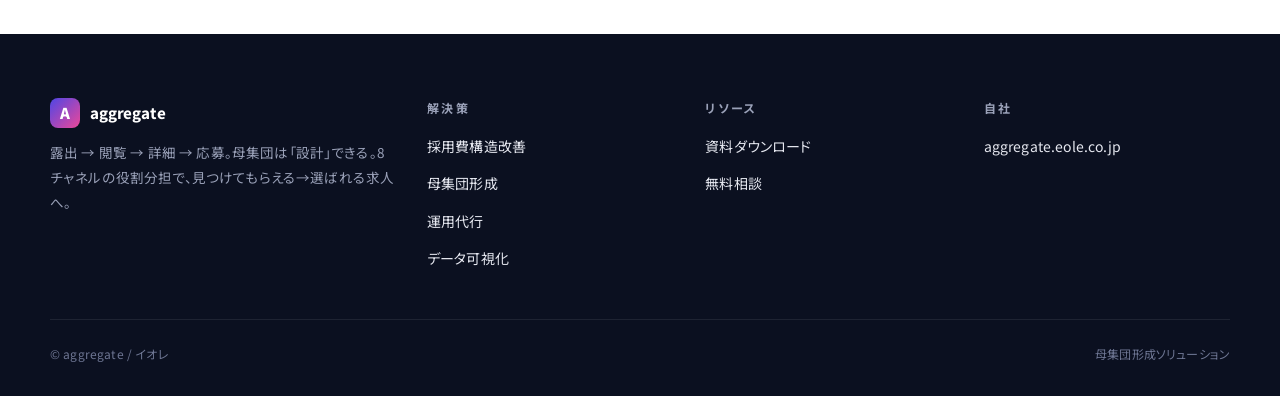
<file: outputs/06_code/aggregate-visual-fullquality/lp2-application-volume/index.html>
<!doctype html>
<html lang="ja">
<head>
<meta charset="utf-8">
<meta name="viewport" content="width=device-width,initial-scale=1,viewport-fit=cover">
<meta name="theme-color" content="#1A1240">
<meta name="description" content="求人を出しても応募が来ない、母集団形成が進まない。露出から応募までのファネルを8チャネルで再設計し、見つけてもらえる→選ばれる求人へ。aggregateの母集団形成支援。">
<title>求人に、見つけられる理由と選ばれる理由を作る｜aggregate</title>
<link rel="preconnect" href="https://fonts.googleapis.com">
<link rel="preconnect" href="https://fonts.gstatic.com" crossorigin>
<link href="https://fonts.googleapis.com/css2?family=DM+Serif+Display:ital@0;1&family=DM+Sans:wght@400;500;600;700;800&family=Inter:wght@400;500;600;700;800;900&family=Noto+Sans+JP:wght@400;500;600;700;800;900&display=swap" rel="stylesheet">
<link rel="stylesheet" href="../assets/css/reset.css">
<link rel="stylesheet" href="../assets/css/common.css">
<link rel="stylesheet" href="../assets/css/lp2.css">
</head>
<body>
<a href="#main" class="skip-link">本文へスキップ</a>

<svg width="0" height="0" style="position:absolute" aria-hidden="true">
  <defs>
    <symbol id="ico-arrow" viewBox="0 0 24 24" fill="none" stroke="currentColor" stroke-width="2" stroke-linecap="round" stroke-linejoin="round"><path d="M5 12h14"/><path d="m13 5 7 7-7 7"/></symbol>
    <symbol id="ico-up" viewBox="0 0 24 24" fill="none" stroke="currentColor" stroke-width="2" stroke-linecap="round" stroke-linejoin="round"><path d="m22 7-8.5 8.5-5-5L2 17"/><path d="M16 7h6v6"/></symbol>
    <symbol id="ico-magnifier" viewBox="0 0 24 24" fill="none" stroke="currentColor" stroke-width="2" stroke-linecap="round" stroke-linejoin="round"><circle cx="11" cy="11" r="8"/><path d="m21 21-4.3-4.3"/></symbol>
    <symbol id="ico-megaphone" viewBox="0 0 24 24" fill="none" stroke="currentColor" stroke-width="2" stroke-linecap="round" stroke-linejoin="round"><path d="m3 11 18-5v12L3 14v-3z"/><path d="M11.6 16.8a3 3 0 1 1-5.8-1.6"/></symbol>
    <symbol id="ico-sparkles" viewBox="0 0 24 24" fill="none" stroke="currentColor" stroke-width="2" stroke-linecap="round" stroke-linejoin="round"><path d="M12 3v4"/><path d="M12 17v4"/><path d="M3 12h4"/><path d="M17 12h4"/><path d="M5.6 5.6 8 8"/><path d="m16 16 2.4 2.4"/><path d="M5.6 18.4 8 16"/><path d="m16 8 2.4-2.4"/></symbol>
  </defs>
</svg>

<header class="site-header">
  <div class="l-container site-header__inner">
    <a href="../index.html" class="site-logo">
      <span class="site-logo__mark">A</span>
      <span>aggregate<span class="site-logo__sub">/ 母集団形成</span></span>
    </a>
    <nav class="site-nav" aria-label="メインナビ">
      <a href="#pain">課題</a>
      <a href="#funnel">ファネル設計</a>
      <a href="#solution">3つの打ち手</a>
      <a href="#channels">チャネル網羅</a>
      <a href="#faq">よくある質問</a>
    </nav>
    <a href="#closing" class="btn btn--primary" style="padding:12px 20px;font-size:13.5px">資料を見る
      <svg class="icon" width="16" height="16"><use href="#ico-arrow"/></svg>
    </a>
  </div>
</header>

<main id="main">

<!-- ============== HERO ============== -->
<section class="lp2-hero" data-sticky-trigger>
  <div class="l-container lp2-hero__inner">
    <div data-reveal>
      <div class="lp2-hero__chips">
        <span>母集団形成</span>
        <span>応募数 +改善</span>
        <span>8チャネル設計</span>
      </div>
      <h1>
        求人に、<br>
        <span class="grad">見つけられる理由</span>と<br>
        <span class="accent">選ばれる理由</span>を作る。
      </h1>
      <p class="lp2-hero__lead">
        「求人を出しても応募が来ない」のは、見られていないからか、選ばれていないか、その両方か。<br>
        aggregateは、<strong>露出 → 閲覧 → 詳細 → 応募</strong>のファネルを分解し、止まっている場所を特定。<br>
        8つのチャネルを役割分担させて、母集団そのものを設計し直します。
      </p>
      <div class="lp2-hero__cta">
        <a href="#closing" class="btn btn--primary btn--lg">資料を取り寄せる
          <svg class="icon" width="18" height="18"><use href="#ico-arrow"/></svg>
        </a>
        <a href="#funnel" class="btn btn--ghost btn--lg">ファネル設計を見る</a>
      </div>
      <div class="lp2-hero__metrics">
        <div>
          <small>支援領域</small>
          <b>母集団設計 × 露出</b>
        </div>
        <div>
          <small>対応チャネル</small>
          <b><span data-countup="8" data-duration="1200">8</span>+</b>
        </div>
        <div>
          <small>初回相談</small>
          <b>無料 60分</b>
        </div>
      </div>
    </div>

    <div class="lp2-hero__visual" data-reveal data-delay="200">
      <img class="lp2-hero__visual-svg" src="../assets/images/lp2/hero-funnel-growth.svg" alt="求人到達範囲を示す同心円ネットワーク図" loading="eager">

      <div class="lp2-floater lp2-floater--a">
        <small>FUNNEL / 露出</small>
        <b><span class="num"><span data-countup="12400">12,400</span></span> imp / 月</b>
      </div>
      <div class="lp2-floater lp2-floater--b">
        <small>応募率</small>
        <b><span class="num">+<span data-countup="38">38</span>%</span></b>
      </div>
      <div class="lp2-floater lp2-floater--c">
        <small>媒体</small>
        <b><span class="num"><span data-countup="8">8</span></span> channels active</b>
      </div>
    </div>
  </div>
</section>

<!-- ============== PHOTO BILLBOARD (母集団形成のリアル) ============== -->
<section class="photo-billboard" aria-labelledby="lp2-billboard-title" style="--billboard-glow: rgba(236, 72, 153, .35); --billboard-accent: #FBCFE8; --brand-primary: #4F46E5;">
  <div class="photo-billboard__corner-tag">CHANNELS / 母集団の現実</div>
  <div class="photo-billboard__frame" style="background-image: url('../assets/images/lp2/img_03.png');">
    <div class="l-container photo-billboard__inner">
      <div class="photo-billboard__copy" data-reveal>
        <span class="eyebrow">露出 → 閲覧 → 詳細 → 応募</span>
        <h2 id="lp2-billboard-title" class="photo-billboard__title">求職者の<em>動線</em>に、求人を<em>並走</em>させる。</h2>
        <p class="photo-billboard__lead">求職者は1つの媒体だけで完結しません。検索・スカウト・SNS・自社サイトを行き来する動線に対して、それぞれの役割で求人を露出する設計が必要です。</p>
      </div>
      <div class="photo-billboard__cards" data-reveal data-delay="200">
        <div class="billboard-card">
          <small>到達 / 月</small>
          <b>12,400</b>
          <span>imp 8チャネル合算</span>
        </div>
        <div class="billboard-card billboard-card--accent">
          <small>応募率</small>
          <b>+38%</b>
          <span>YoY 改善試算</span>
        </div>
        <div class="billboard-card">
          <small>媒体</small>
          <b>8 chs</b>
          <span>役割分担済</span>
        </div>
        <div class="billboard-card">
          <small>ファネルCV</small>
          <b>0.69%</b>
          <span>露出 → 応募 全体</span>
        </div>
      </div>
    </div>
  </div>
</section>

<!-- ============== PAIN bubbles ============== -->
<section class="lp2-pain" id="pain">
  <div class="l-container">
    <div class="lp2-pain__head" data-reveal data-motion="slide-x">
      <span class="eyebrow">採用現場の声</span>
      <h2 class="section-title">「応募が来ない」の<em>理由</em>は、ひとつじゃない。</h2>
      <p class="section-lead" style="margin-inline:auto">
        母集団形成が進まないとき、原因はだいたい4つに分類できます。<br>
        どこで止まっているかが分かれば、打ち手は変わります。
      </p>
    </div>

    <div class="lp2-pain__bubbles">
      <article class="lp2-pain__bubble" data-reveal data-motion="slide-x">
        <p class="lp2-pain__bubble-quote">求人を出しているのに、そもそも見られていない気がする</p>
        <p class="lp2-pain__bubble-cause"><strong>原因:</strong> 露出チャネルが少ない、検索順位が上がらない、サムネイル/タイトルが弱い。</p>
      </article>
      <article class="lp2-pain__bubble" data-reveal data-motion="slide-x" data-delay="100">
        <p class="lp2-pain__bubble-quote">クリックはされているのに、応募までいかない</p>
        <p class="lp2-pain__bubble-cause"><strong>原因:</strong> 原稿の魅力訴求が弱い、写真・動画が情報量不足、応募導線に摩擦がある。</p>
      </article>
      <article class="lp2-pain__bubble" data-reveal data-motion="slide-x" data-delay="200">
        <p class="lp2-pain__bubble-quote">特定の媒体だけに依存していて、他のチャネルが空白</p>
        <p class="lp2-pain__bubble-cause"><strong>原因:</strong> 露出チャネルがJob Board一極集中。求職者の検索行動と一致していない。</p>
      </article>
      <article class="lp2-pain__bubble" data-reveal data-motion="slide-x" data-delay="300">
        <p class="lp2-pain__bubble-quote">同じ職種でも、競合の方が応募が集まっているように見える</p>
        <p class="lp2-pain__bubble-cause"><strong>原因:</strong> 待遇・写真・働き方訴求の比較で負けている。差別化軸が立っていない。</p>
      </article>
      <article class="lp2-pain__bubble" data-reveal data-motion="slide-x" data-delay="400">
        <p class="lp2-pain__bubble-quote">出稿数を増やしても応募の伸びが鈍い</p>
        <p class="lp2-pain__bubble-cause"><strong>原因:</strong> 量を増やす前に、ファネル中間（閲覧→詳細）の歩留まり改善が必要なケース。</p>
      </article>
      <article class="lp2-pain__bubble" data-reveal data-motion="slide-x" data-delay="500">
        <p class="lp2-pain__bubble-quote">そもそも求職者がどこを見ているのか分からない</p>
        <p class="lp2-pain__bubble-cause"><strong>原因:</strong> 求職者の検索チャネル分布の把握が不足。露出戦略が「経験則」に依存している。</p>
      </article>
    </div>
  </div>
</section>

<!-- ============== FUNNEL ============== -->
<section class="lp2-funnel" id="funnel">
  <div class="l-container">
    <div class="lp2-funnel__head" data-reveal>
      <span class="eyebrow">ファネル設計</span>
      <h2 class="section-title">「応募が止まる場所」を、<em>4段階</em>で分解する。</h2>
      <p class="section-lead" style="margin-inline:auto">露出から応募までのファネルを4段階に分け、どこで歩留まりが落ちているかを特定。落ちている階層に応じて、打ち手を切り替えます。</p>
    </div>

    <div class="lp2-funnel__layout">
      <div class="lp2-funnel__visual" data-reveal>
        <img src="../assets/images/lp2/funnel-diagram.svg" alt="ファネル図：露出12,400 → 閲覧3,820 → 詳細920 → 応募86の各階層と歩留まり率">
      </div>

      <div class="lp2-funnel__cards">
        <article class="lp2-funnel__card" data-reveal data-motion="slide-x">
          <div class="lp2-funnel__card-step">01</div>
          <div>
            <h3>REACH / 露出を広げる</h3>
            <p>求職者が「そもそも見つけられる」状態を作る。検索結果での順位、複数チャネルへの掲載、SNS拡散の組み合わせで設計します。</p>
            <span class="lp2-funnel__card-meta">対応チャネル: Job Board / Aggregator / SNS / Owned</span>
          </div>
        </article>
        <article class="lp2-funnel__card" data-reveal data-motion="slide-x" data-delay="100">
          <div class="lp2-funnel__card-step">02</div>
          <div>
            <h3>VIEW / 閲覧してもらう</h3>
            <p>タイトル・サムネ・冒頭3行で「自分向け」と思ってもらう。検索結果から閲覧への歩留まりを上げる原稿改善が中心です。</p>
            <span class="lp2-funnel__card-meta">改善対象: タイトル / サムネ / 冒頭リード</span>
          </div>
        </article>
        <article class="lp2-funnel__card" data-reveal data-motion="slide-x" data-delay="200">
          <div class="lp2-funnel__card-step">03</div>
          <div>
            <h3>CLICK / 詳細まで読ませる</h3>
            <p>仕事内容・働き方・待遇のうち、求職者が「決め手」にしている情報を上位に配置。離脱が起きるブロックを特定します。</p>
            <span class="lp2-funnel__card-meta">改善対象: 原稿構成 / 働き方訴求 / 写真</span>
          </div>
        </article>
        <article class="lp2-funnel__card" data-reveal data-motion="slide-x" data-delay="300">
          <div class="lp2-funnel__card-step">04</div>
          <div>
            <h3>APPLY / 応募ボタンを押させる</h3>
            <p>応募導線の摩擦排除、応募フォームの項目最適化、CTAの位置改善。応募率改善は最後の数%を取りに行く工程です。</p>
            <span class="lp2-funnel__card-meta">改善対象: CTA / 応募フォーム / モバイル最適化</span>
          </div>
        </article>
      </div>
    </div>
  </div>
</section>

<!-- ============== SOLUTION ============== -->
<section class="lp2-solution" id="solution">
  <div class="l-container">
    <div class="lp2-solution__head" data-reveal>
      <span class="eyebrow">aggregateの3つの打ち手</span>
      <h2 class="section-title">露出を広げ、原稿を磨き、<em>歩留まりを上げる。</em></h2>
      <p class="section-lead" style="margin-inline:auto">母集団形成は「量」「質」「歩留まり」の3点を同時に動かす必要があります。aggregateはこの3つを別々に設計します。</p>
    </div>

    <div class="lp2-solution__grid">
      <article class="lp2-feature lp2-feature--a" data-reveal data-motion="slide-x">
        <div class="lp2-feature__icon">
          <svg class="icon"><use href="#ico-megaphone"/></svg>
        </div>
        <span class="lp2-feature__num">01</span>
        <h3>チャネル網羅<br>—— 8チャネル × 役割分担</h3>
        <p>主要求人媒体だけでなく、特化媒体・求人検索・スカウト・SNS・リファラル・自社サイト・運用型広告の8軸で、それぞれの役割を分担します。</p>
        <ul>
          <li>露出量の総合計を最大化</li>
          <li>チャネル間の応募重複を抑制</li>
          <li>「空白チャネル」を特定して埋める</li>
        </ul>
      </article>

      <article class="lp2-feature lp2-feature--b" data-reveal data-motion="slide-x" data-delay="150">
        <div class="lp2-feature__icon">
          <svg class="icon"><use href="#ico-sparkles"/></svg>
        </div>
        <span class="lp2-feature__num">02</span>
        <h3>原稿の魅力設計<br>—— 「自分向け」と感じさせる</h3>
        <p>仕事内容の羅列ではなく、「誰が」「何を得て」「どう変わるか」を明示。働き方・成長・待遇のうち、求職者の決め手になる順に並び替えます。</p>
        <ul>
          <li>タイトル・サムネ・冒頭3行の最適化</li>
          <li>働き方訴求のリライト</li>
          <li>写真・動画の情報量強化</li>
        </ul>
      </article>

      <article class="lp2-feature lp2-feature--c" data-reveal data-motion="slide-x" data-delay="300">
        <div class="lp2-feature__icon">
          <svg class="icon"><use href="#ico-magnifier"/></svg>
        </div>
        <span class="lp2-feature__num">03</span>
        <h3>歩留まり改善<br>—— ファネル中間の漏れを埋める</h3>
        <p>応募導線・フォーム・モバイル最適化など、応募率に直接効く要素を改善。「もう一押し」の歩留まり改善でCV件数を底上げします。</p>
        <ul>
          <li>応募フォーム項目の最適化</li>
          <li>CTA位置・文言のテスト</li>
          <li>モバイル離脱要因の解消</li>
        </ul>
      </article>
    </div>
  </div>
</section>

<!-- ============== CHANNELS ============== -->
<section class="lp2-channels" id="channels">
  <div class="l-container lp2-channels__inner">
    <div class="lp2-channels__head" data-reveal>
      <span class="eyebrow" style="color:#FBCFE8">媒体カバー率</span>
      <h2 class="section-title">求職者が「実際に見ている場所」を、<em>すべて押さえる。</em></h2>
      <p class="section-lead">媒体ごとに役割は違います。1チャネルへの集中をやめ、母集団全体の網を広げます。</p>
    </div>

    <div class="lp2-channels__visual" data-reveal>
      <img src="../assets/images/lp2/channel-coverage.svg" alt="採用チャネル網羅マップ：自社求人を中心に8つの異なる役割のチャネルを配置">
    </div>

    <div class="lp2-channels__visual" style="margin-top:64px">
      <p style="text-align:center; color:rgba(255,255,255,.6); font-size:13.5px; line-height:1.85; max-width:48em; margin-inline:auto;" data-reveal>
        各チャネルは「広く浅く」と「狭く深く」が混在しています。<br>
        職種・年齢・経験のターゲットによって、組み合わせと予算配分は変わります。<br>
        aggregateは、御社のターゲットに合わせて<strong style="color:#FBCFE8">最適なチャネル組み合わせ</strong>を提示します。
      </p>
    </div>
  </div>
</section>

<!-- ============== TEAM PHOTO ============== -->
<section class="photo-billboard" aria-label="採用チャネル設計のイメージ" style="--billboard-glow: rgba(245, 158, 11, .35); --billboard-accent: #FED7AA; --brand-primary: #4F46E5;">
  <div class="photo-billboard__corner-tag">DESIGN / 8チャネル統合運用</div>
  <div class="photo-billboard__frame" style="background-image: url('../assets/images/lp2/img_01.png'); background-size: cover; background-position: center; min-height: clamp(360px, 46vw, 520px);">
    <div class="l-container photo-billboard__inner">
      <div class="photo-billboard__copy" data-reveal style="max-width: 32em;">
        <span class="eyebrow">統合済み</span>
        <h2 class="photo-billboard__title"><em>1つの戦略</em>で、<em>8つの面</em>を動かす。</h2>
        <p class="photo-billboard__lead">媒体ごとにバラバラだった運用を、1つの母集団戦略にまとめます。アクセス・スカウト・SNS・自社サイト、すべて1枚の地図の上で動かす。</p>
      </div>
    </div>
  </div>
</section>

<!-- ============== FAQ ============== -->
<section class="lp2-faq" id="faq">
  <div class="l-container l-container--narrow">
    <div class="lp2-faq__head" data-reveal>
      <span class="eyebrow">よくある質問</span>
      <h2 class="section-title">相談前に、<em>気になる</em>こと。</h2>
    </div>
    <div class="faq-list">
      <details class="faq-item" data-reveal data-motion="fade"><summary>すでに複数の求人媒体を使っていますが、それでも依頼できますか？</summary>
        <div class="faq-item__body">はい。媒体数が多いケースでも、各チャネルの役割分担が整理されていないことは多いです。「重複している部分」「空白になっている部分」を整理して、母集団全体の網を再設計します。</div>
      </details>
      <details class="faq-item" data-reveal data-motion="fade" data-delay="50"><summary>応募数を一気に増やしたいのですが、すぐ可能ですか？</summary>
        <div class="faq-item__body">露出を広げる打ち手は短期で効果が出やすいですが、母集団の質まで含めて改善する場合は1〜3ヶ月のスパンが現実的です。短期の打ち手と中期の打ち手を分けてご提示します。</div>
      </details>
      <details class="faq-item" data-reveal data-motion="fade" data-delay="100"><summary>原稿の書き換えだけ依頼できますか？</summary>
        <div class="faq-item__body">原稿改善のみのご依頼も対応可能です。ただし、原稿だけ磨いても露出が足りないケースもあるため、最初に「現状のファネル状況」を確認した上で、原稿のみ・露出のみ・両方のいずれをお勧めするか整理します。</div>
      </details>
      <details class="faq-item" data-reveal data-motion="fade" data-delay="150"><summary>地方拠点の採用にも対応できますか？</summary>
        <div class="faq-item__body">地域特化媒体・地域版の運用型広告・地元コミュニティ経由など、エリアによって最適なチャネルは変わります。エリアの母集団状況を踏まえて設計します。</div>
      </details>
      <details class="faq-item" data-reveal data-motion="fade" data-delay="200"><summary>採用ターゲットが特殊で、母数が少ない職種です。それでも対応可能ですか？</summary>
        <div class="faq-item__body">はい。母数が少ない職種ほど、「見つけてもらう」ためのチャネル設計が重要になります。ニッチ媒体・コミュニティ・スカウトなど、量より質が効くチャネルの組み合わせをご提案します。</div>
      </details>
    </div>
  </div>
</section>

<!-- ============== CLOSING ============== -->
<section class="lp2-closing" id="closing">
  <div class="l-container l-container--narrow">
    <div class="lp2-closing__inner" data-reveal data-motion="fade">
      <h2>応募数の壁を、<br><em>「設計」</em>で抜く。</h2>
      <p>
        露出から応募までのファネルを再設計し、御社の母集団を厚くする打ち手を整理してご提示します。<br>
        まずは初回60分相談で、現状のファネルと改善余地を一緒に見ましょう。
      </p>
      <div class="lp2-closing__cta">
        <a href="mailto:contact@example.com" class="btn btn--primary btn--lg">資料を取り寄せる（無料）
          <svg class="icon" width="18" height="18"><use href="#ico-arrow"/></svg>
        </a>
        <a href="mailto:contact@example.com" class="btn btn--ghost btn--lg">60分無料相談</a>
      </div>
    </div>
  </div>
</section>

<!-- 横断ナビ -->
<section class="cross-nav" aria-label="他の課題別LPへ">
  <div class="l-container">
    <h3>他の採用課題から探す</h3>
    <div class="cross-nav__grid">
      <a class="cross-nav__card" href="../lp1-cpa-cost/">
        <small>01 / COST</small><b>応募単価・広告費改善</b>
      </a>
      <a class="cross-nav__card" href="../lp3-operation-outsourcing/">
        <small>03 / OPERATIONS</small><b>媒体運用工数・まるごと代行</b>
      </a>
      <a class="cross-nav__card" href="../lp4-analytics-improvement/">
        <small>04 / ANALYTICS</small><b>データ可視化・改善サイクル</b>
      </a>
      <a class="cross-nav__card" href="../index.html">
        <small>00 / OVERVIEW</small><b>4本の課題LP一覧へ</b>
      </a>
    </div>
  </div>
</section>
</main>

<footer class="site-footer">
  <div class="l-container site-footer__grid">
    <div>
      <div class="site-logo" style="color:#fff">
        <span class="site-logo__mark">A</span>
        <span>aggregate</span>
      </div>
      <p class="site-footer__brand-blurb">露出 → 閲覧 → 詳細 → 応募。母集団は「設計」できる。8チャネルの役割分担で、見つけてもらえる→選ばれる求人へ。</p>
    </div>
    <div>
      <h4>解決策</h4>
      <ul>
        <li><a href="../lp1-cpa-cost/">採用費構造改善</a></li>
        <li><a href="../lp2-application-volume/">母集団形成</a></li>
        <li><a href="../lp3-operation-outsourcing/">運用代行</a></li>
        <li><a href="../lp4-analytics-improvement/">データ可視化</a></li>
      </ul>
    </div>
    <div>
      <h4>リソース</h4>
      <ul>
        <li><a href="#closing">資料ダウンロード</a></li>
        <li><a href="#closing">無料相談</a></li>
      </ul>
    </div>
    <div>
      <h4>自社</h4>
      <ul>
        <li><a href="https://aggregate.eole.co.jp/" rel="noopener">aggregate.eole.co.jp</a></li>
      </ul>
    </div>
  </div>
  <div class="l-container site-footer__bottom">
    <span>&copy; aggregate / イオレ</span>
    <span>母集団形成ソリューション</span>
  </div>
</footer>

<div class="sticky-cta" data-sticky-cta role="region" aria-label="主要アクション">
  <a href="#funnel" class="btn btn--ghost">ファネル</a>
  <a href="mailto:contact@example.com" class="btn btn--primary">資料請求</a>
</div>

<script src="../assets/js/common.js" defer></script>
<script src="../assets/js/lp2.js" defer></script>
</body>
</html>
</file>
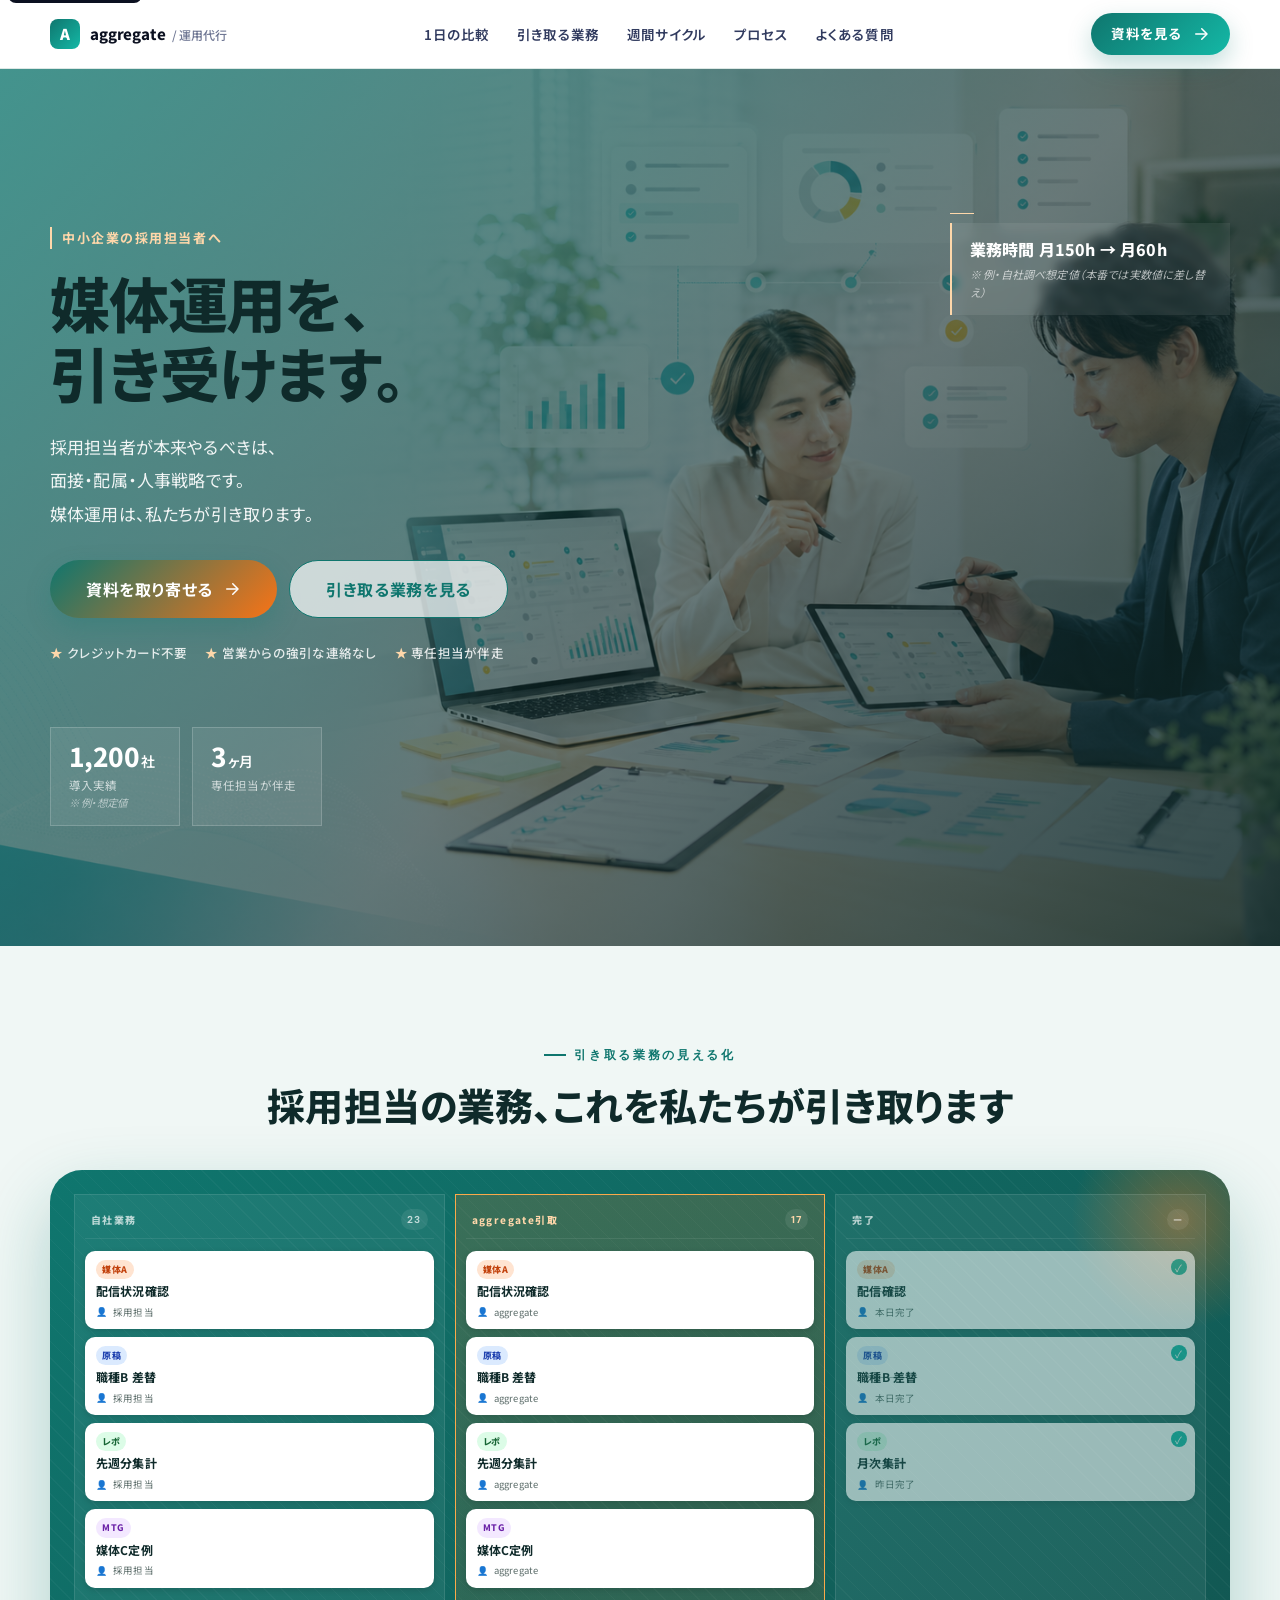
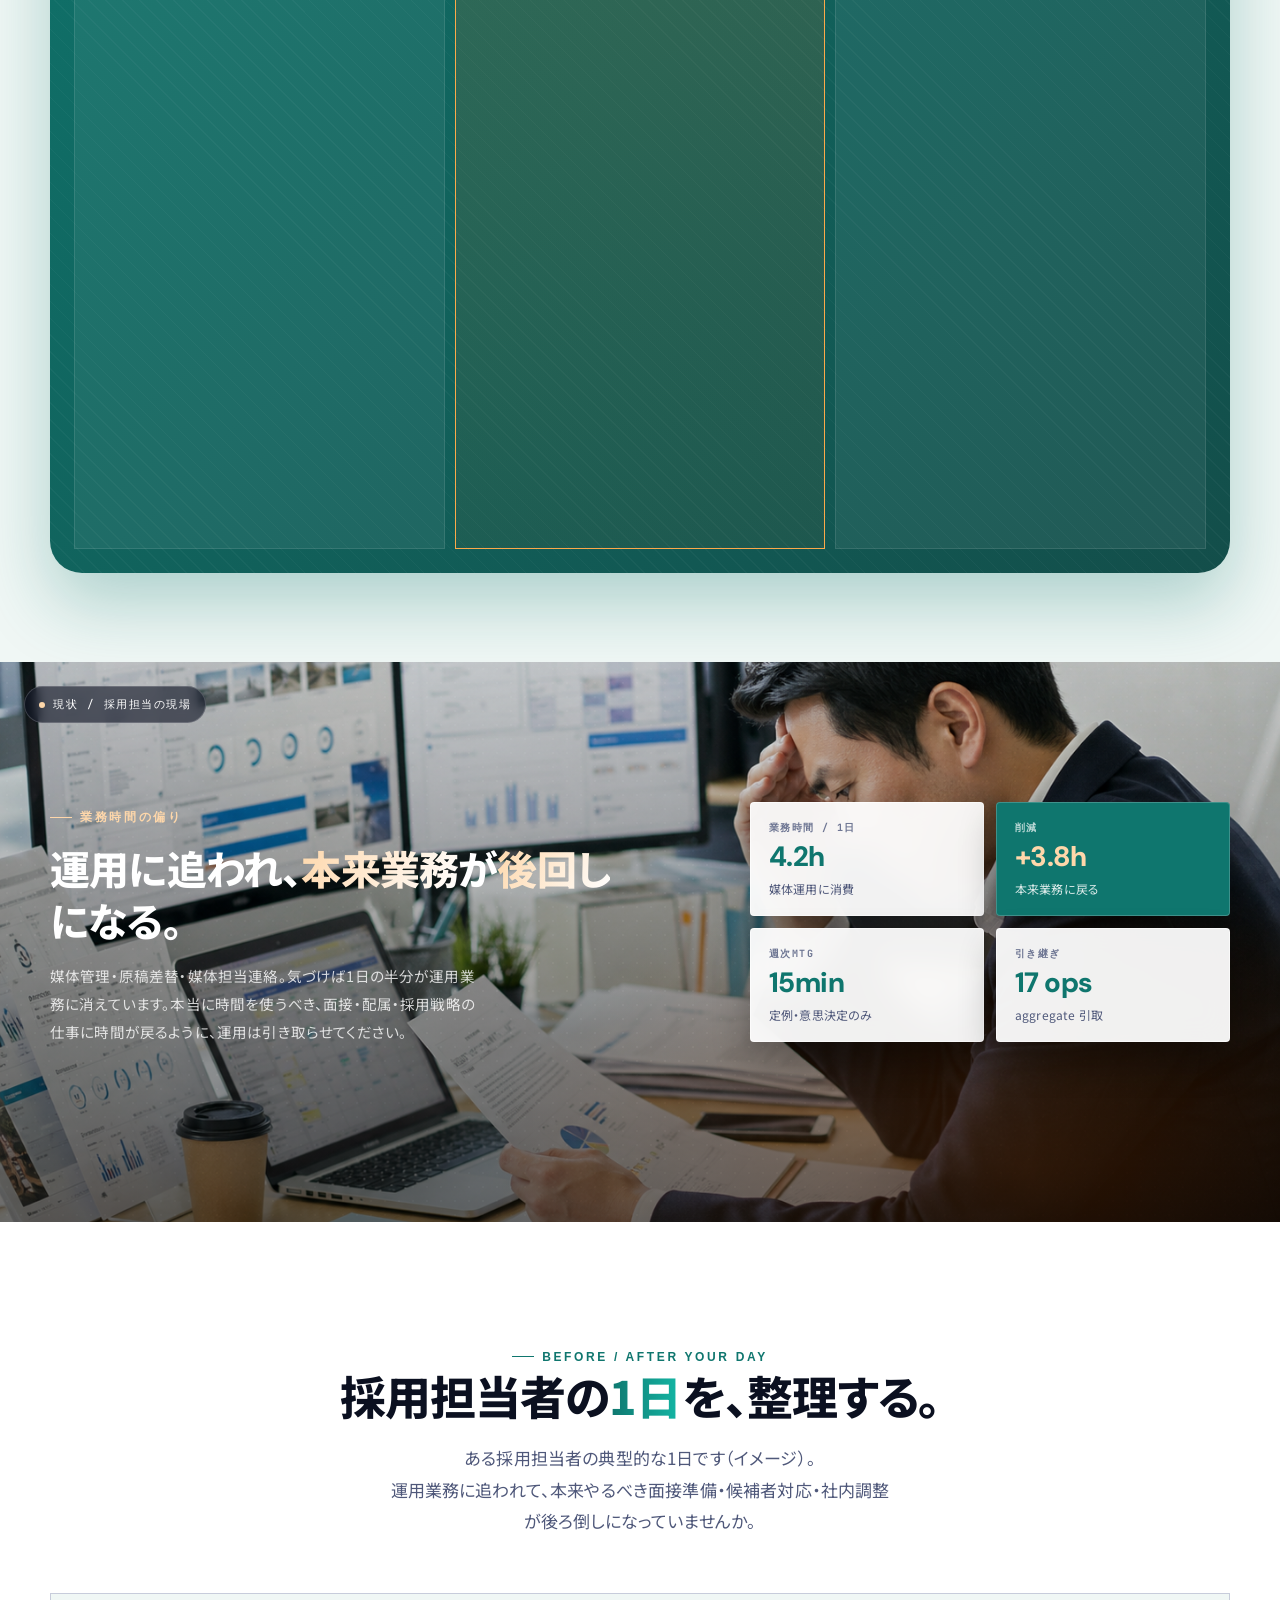
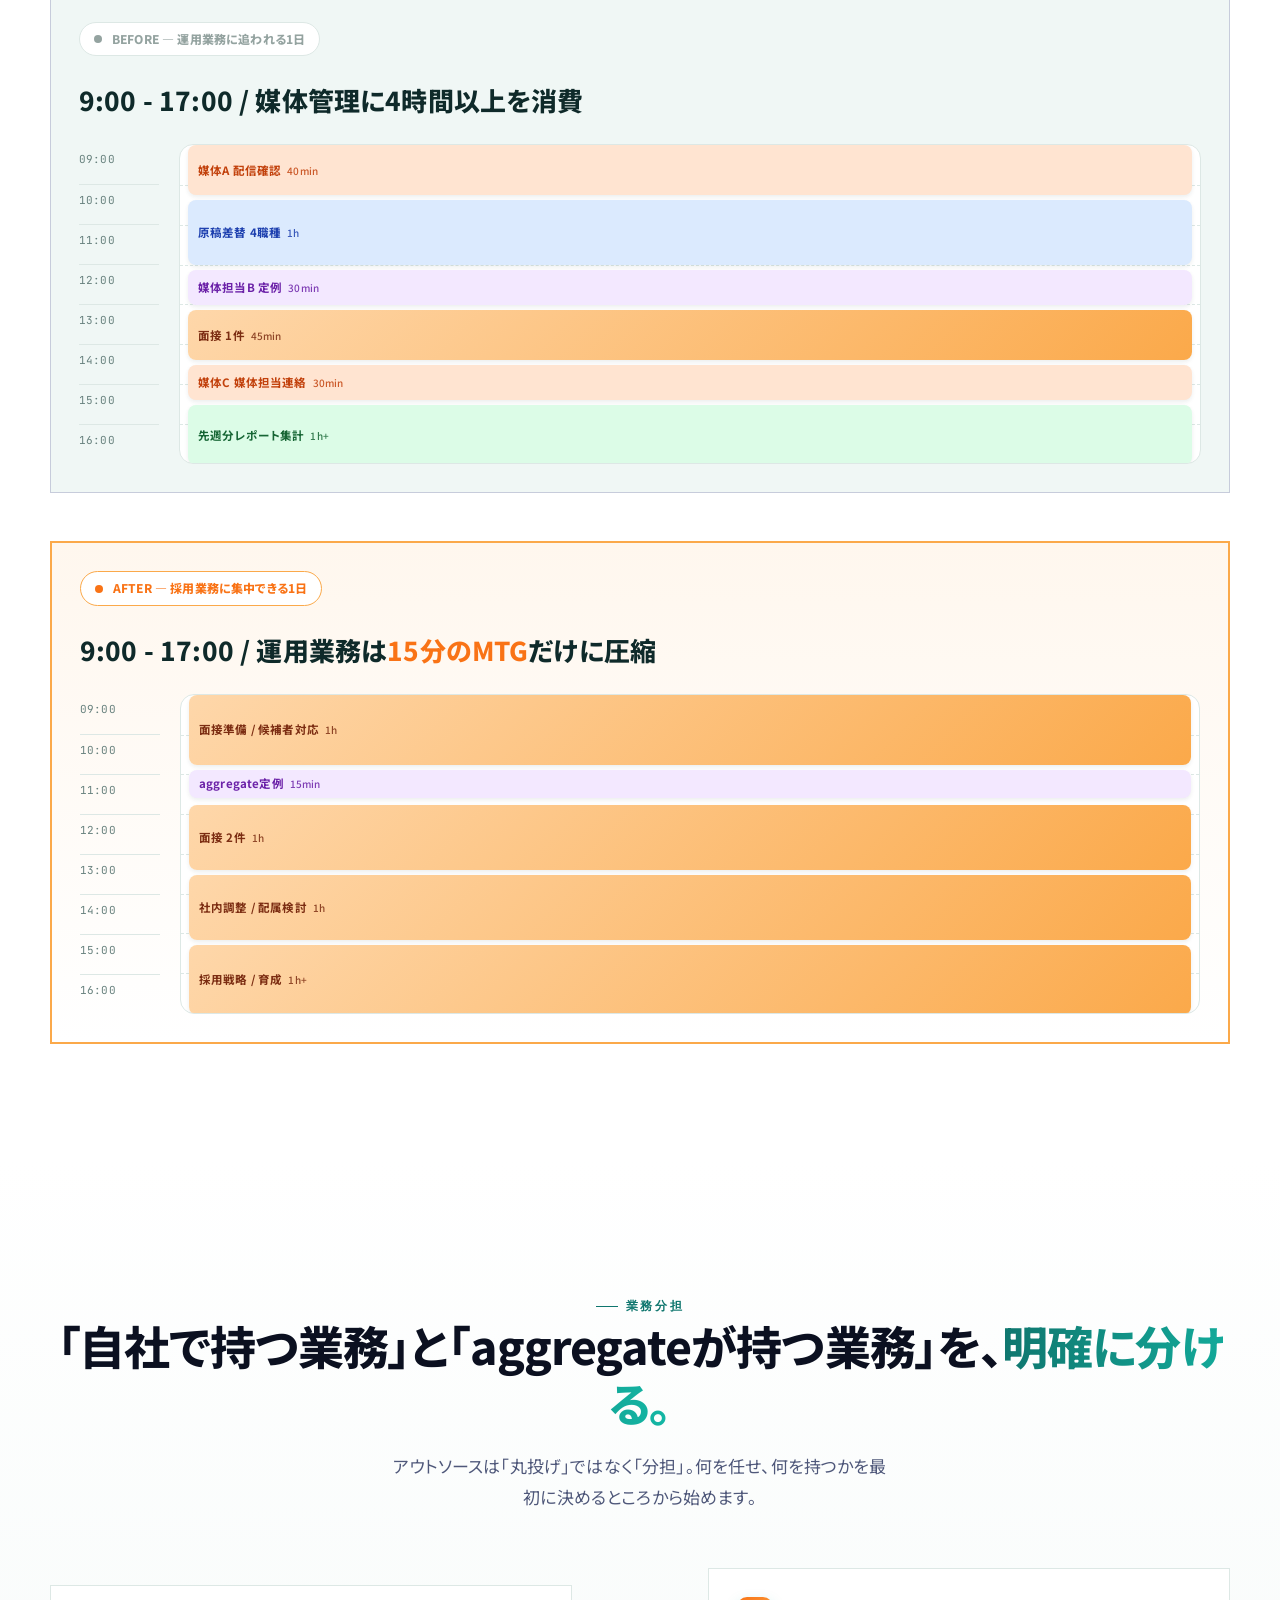
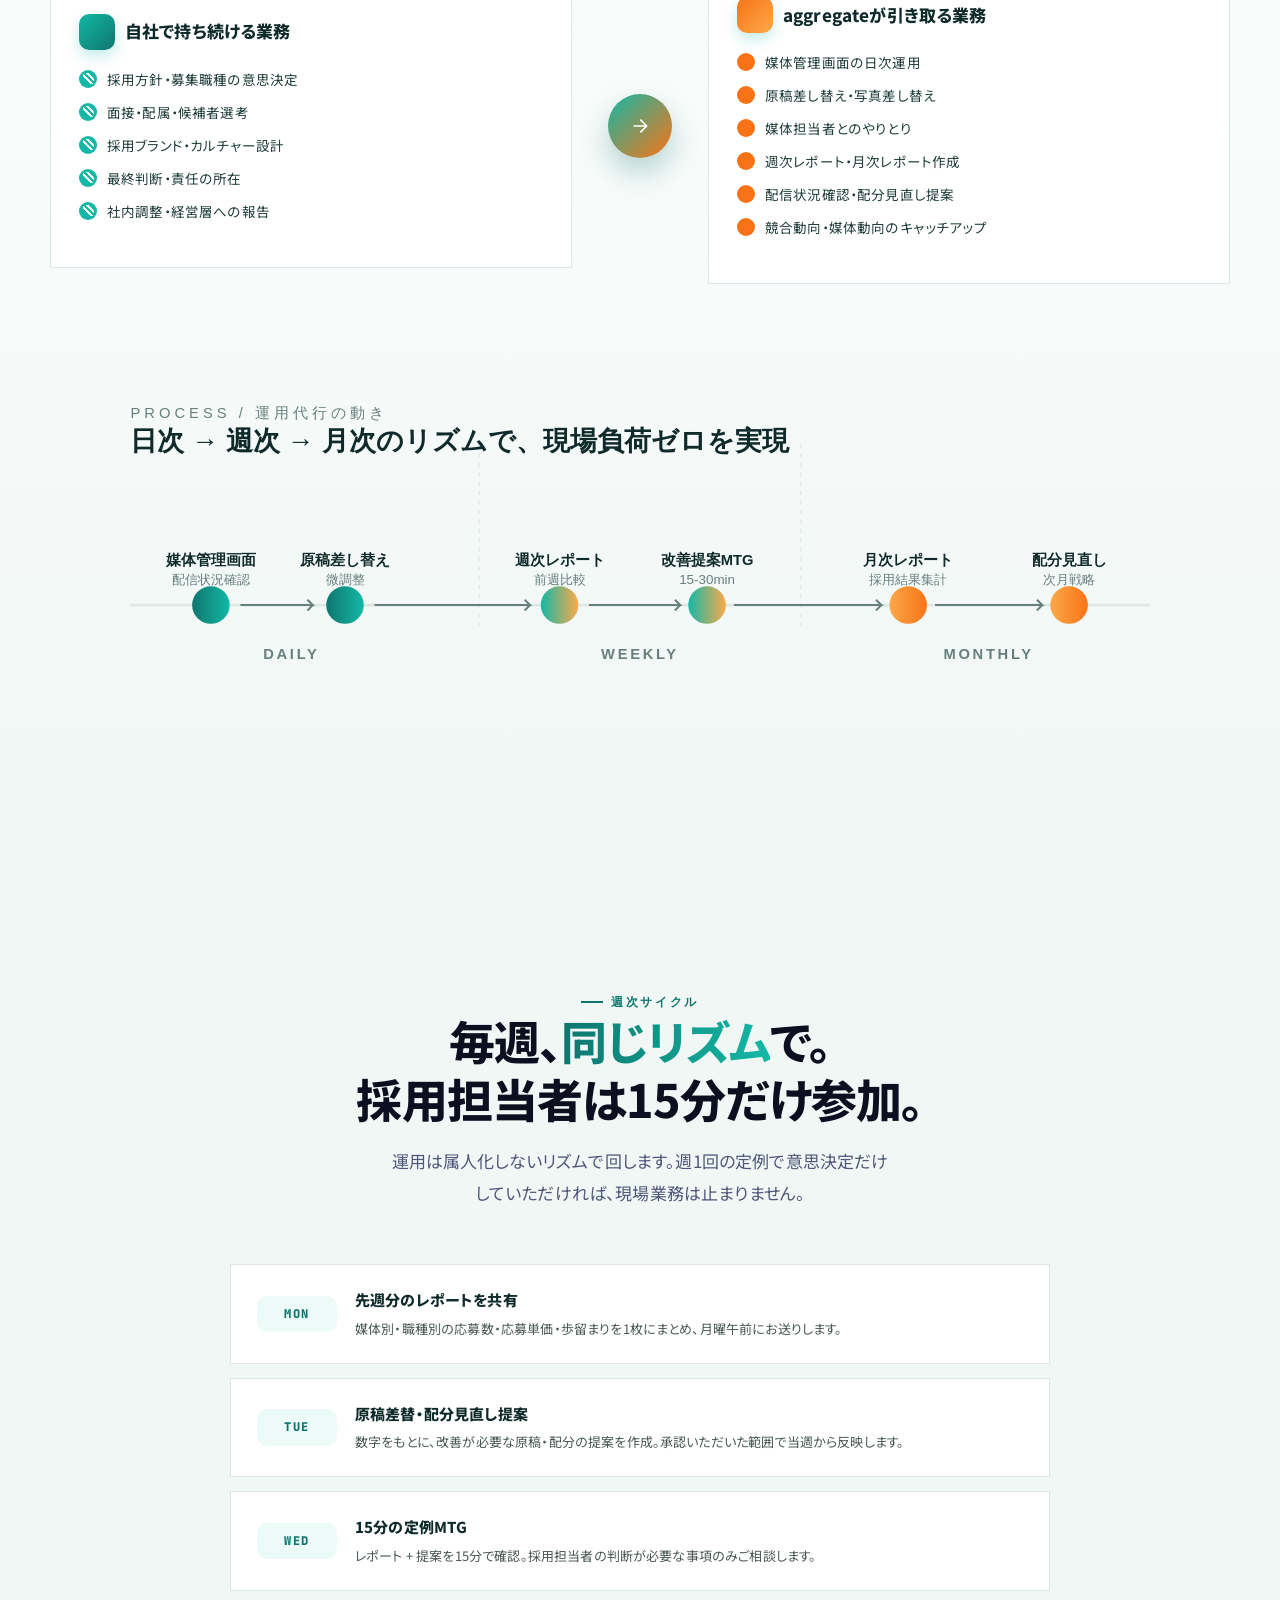
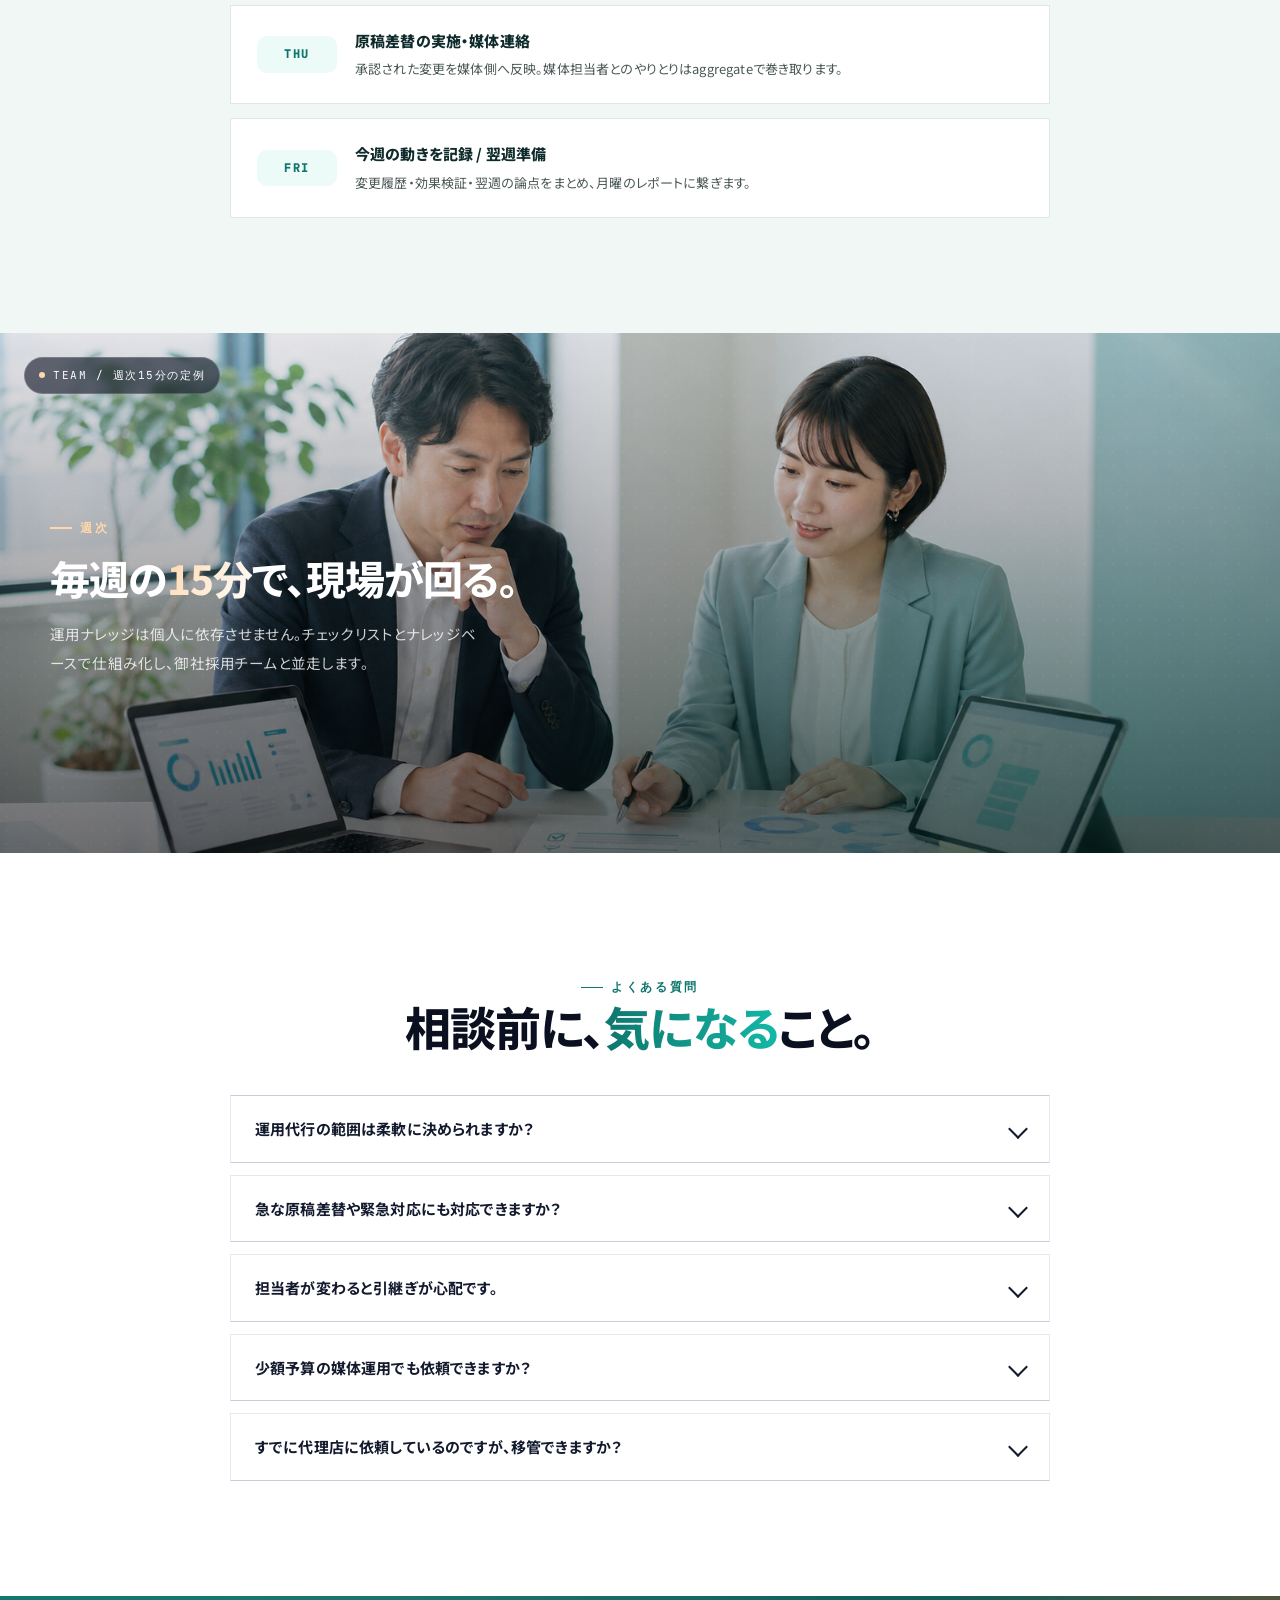
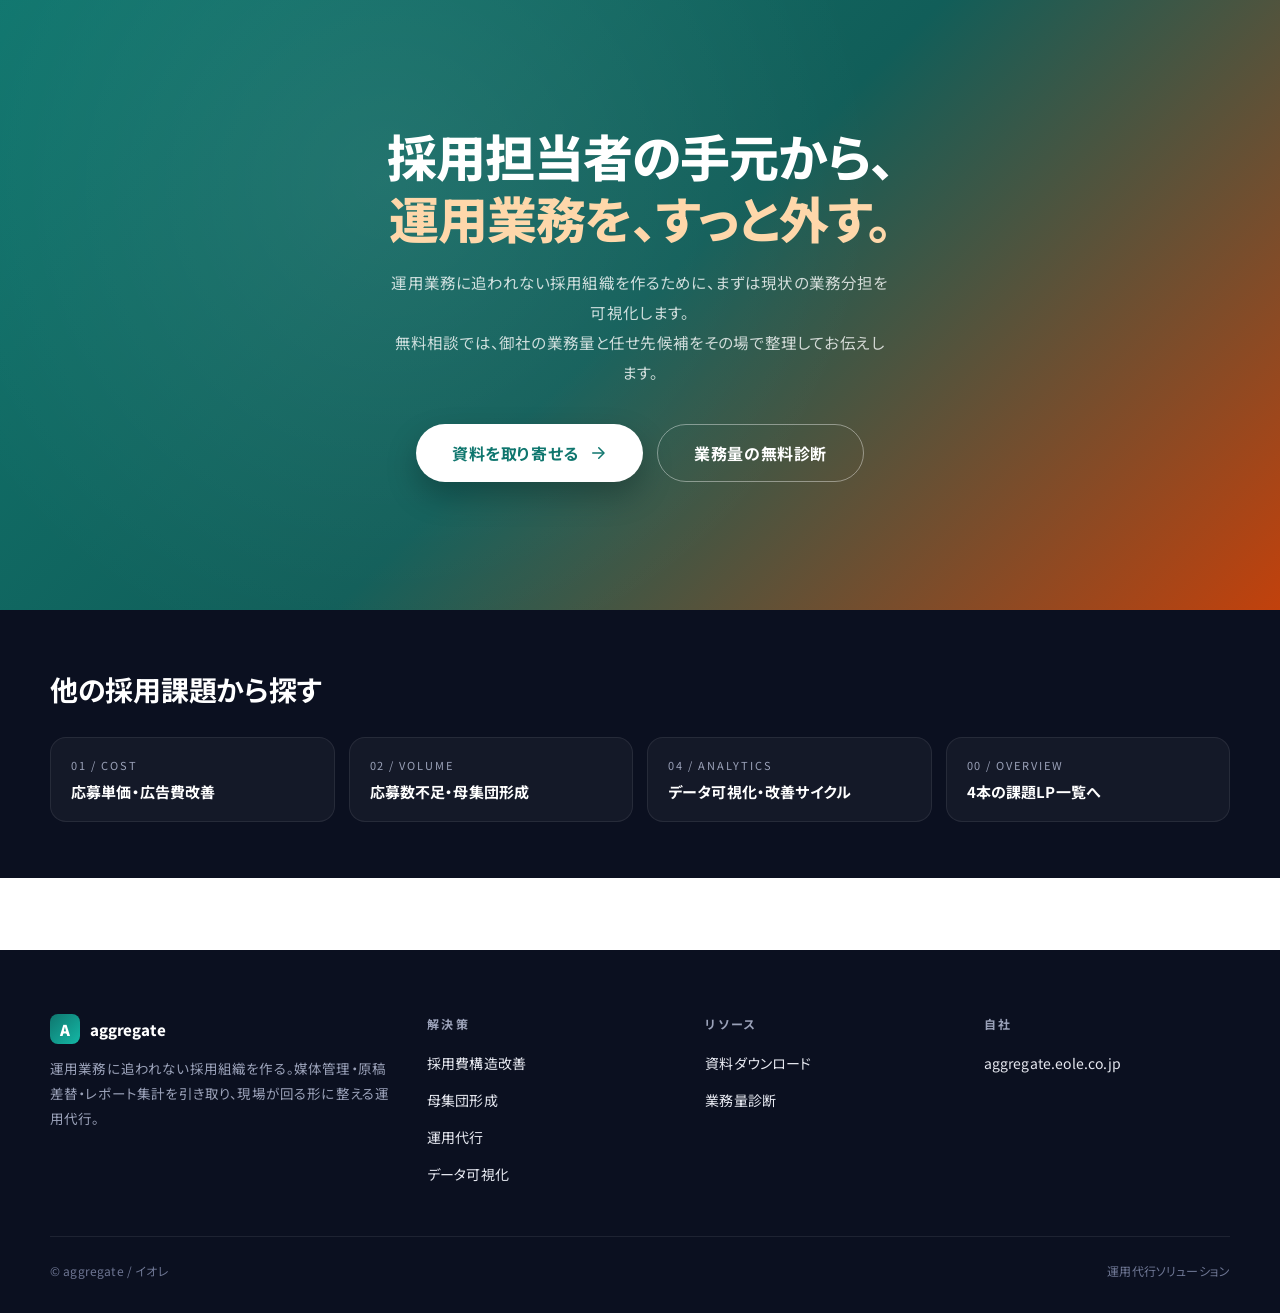
<file: outputs/06_code/aggregate-visual-fullquality/lp3-operation-outsourcing/index.html>
<!doctype html>
<html lang="ja">
<head>
<meta charset="utf-8">
<meta name="viewport" content="width=device-width,initial-scale=1,viewport-fit=cover">
<meta name="theme-color" content="#0F766E">
<meta name="description" content="複数媒体の運用、原稿差し替え、レポーティング。日々の媒体運用工数を、現場が回る形に整える。aggregateの運用代行・媒体管理サポート。">
<title>媒体運用を、現場が回る形に整える｜aggregate</title>
<link rel="preconnect" href="https://fonts.googleapis.com">
<link rel="preconnect" href="https://fonts.gstatic.com" crossorigin>
<link href="https://fonts.googleapis.com/css2?family=DM+Sans:wght@400;500;600;700;800&family=JetBrains+Mono:wght@400;500&family=Noto+Sans+JP:wght@400;500;600;700;800;900&display=swap" rel="stylesheet">
<link rel="stylesheet" href="../assets/css/reset.css">
<link rel="stylesheet" href="../assets/css/common.css">
<link rel="stylesheet" href="../assets/css/lp3.css">
</head>
<body>
<a href="#main" class="skip-link">本文へスキップ</a>

<svg width="0" height="0" style="position:absolute" aria-hidden="true">
  <defs>
    <symbol id="ico-arrow" viewBox="0 0 24 24" fill="none" stroke="currentColor" stroke-width="2" stroke-linecap="round" stroke-linejoin="round"><path d="M5 12h14"/><path d="m13 5 7 7-7 7"/></symbol>
    <symbol id="ico-check" viewBox="0 0 24 24" fill="none" stroke="currentColor" stroke-width="3" stroke-linecap="round" stroke-linejoin="round"><path d="M20 6 9 17l-5-5"/></symbol>
    <symbol id="ico-clock" viewBox="0 0 24 24" fill="none" stroke="currentColor" stroke-width="2" stroke-linecap="round" stroke-linejoin="round"><circle cx="12" cy="12" r="10"/><path d="M12 6v6l4 2"/></symbol>
    <symbol id="ico-shield" viewBox="0 0 24 24" fill="none" stroke="currentColor" stroke-width="2" stroke-linecap="round" stroke-linejoin="round"><path d="M12 22s8-4 8-10V5l-8-3-8 3v7c0 6 8 10 8 10z"/><path d="m9 12 2 2 4-4"/></symbol>
    <symbol id="ico-stack" viewBox="0 0 24 24" fill="none" stroke="currentColor" stroke-width="2" stroke-linecap="round" stroke-linejoin="round"><path d="m12 2 9 5-9 5-9-5 9-5z"/><path d="m3 12 9 5 9-5"/><path d="m3 17 9 5 9-5"/></symbol>
  </defs>
</svg>

<header class="site-header">
  <div class="l-container site-header__inner">
    <a href="../index.html" class="site-logo">
      <span class="site-logo__mark">A</span>
      <span>aggregate<span class="site-logo__sub">/ 運用代行</span></span>
    </a>
    <nav class="site-nav" aria-label="メインナビ">
      <a href="#day">1日の比較</a>
      <a href="#takeover">引き取る業務</a>
      <a href="#routine">週間サイクル</a>
      <a href="#process">プロセス</a>
      <a href="#faq">よくある質問</a>
    </nav>
    <a href="#closing" class="btn btn--primary" style="padding:12px 20px;font-size:13.5px">資料を見る
      <svg class="icon" width="16" height="16"><use href="#ico-arrow"/></svg>
    </a>
  </div>
</header>

<main id="main">

<!-- ============== HERO (photo-annotation pattern) ============== -->
<section class="lp3-hero lp3-hero--photo" data-sticky-trigger>
  <!-- 写真背景 -->
  <img class="lp3-hero__bg" src="../assets/images/lp3/img_hero_01.png"
       alt="採用担当者がデスクで媒体運用業務に取り組む様子"
       loading="eager" fetchpriority="high">
  <div class="lp3-hero__overlay" aria-hidden="true"></div>

  <div class="l-container lp3-hero__inner">
    <div class="lp3-hero__content" data-reveal data-motion="fade">
      <p class="lp3-hero__target">中小企業の採用担当者へ</p>
      <h1 class="lp3-hero__title">
        媒体運用を、<br class="pc">引き受けます。
      </h1>
      <p class="lp3-hero__lead">
        採用担当者が本来やるべきは、<br class="pc">面接・配属・人事戦略です。<br>
        媒体運用は、<br class="sp">私たちが引き取ります。
      </p>
      <div class="lp3-hero__cta">
        <a href="#closing" class="btn btn--primary btn--lg">資料を取り寄せる
          <svg class="icon" width="18" height="18"><use href="#ico-arrow"/></svg>
        </a>
        <a href="#takeover" class="btn btn--ghost btn--lg">引き取る業務を見る</a>
      </div>

      <ul class="lp3-hero__assurance" role="list">
        <li>クレジットカード不要</li>
        <li>営業からの強引な連絡なし</li>
        <li>専任担当が伴走</li>
      </ul>
    </div>

    <!-- 注釈（callout）：写真の業務量を指す -->
    <aside class="lp3-hero__annotation" data-reveal data-motion="fade" data-delay="200">
      <span class="lp3-hero__annotation-line" aria-hidden="true"></span>
      <p class="lp3-hero__annotation-body">
        <strong>業務時間 月150h → 月60h</strong>
        <small>※ 例・自社調べ想定値（本番では実数値に差し替え）</small>
      </p>
    </aside>

    <!-- KPIバッジ -->
    <div class="lp3-hero__kpi" data-reveal data-motion="scale" data-delay="300">
      <div class="lp3-hero__kpi-item">
        <strong>1,200<small>社</small></strong>
        <span>導入実績<br><em>※ 例・想定値</em></span>
      </div>
      <div class="lp3-hero__kpi-item">
        <strong>3<small>ヶ月</small></strong>
        <span>専任担当が伴走</span>
      </div>
    </div>
  </div>
</section>

<!-- ============== TASK BOARD (運用比較ビジュアル) ============== -->
<section class="lp3-board-section" aria-labelledby="lp3-board-title">
  <div class="l-container">
    <header class="lp3-board__head" data-reveal>
      <p class="eyebrow">引き取る業務の見える化</p>
      <h2 id="lp3-board-title">採用担当の業務、これを私たちが引き取ります</h2>
    </header>
    <div class="lp3-hero__visual" data-reveal data-delay="200">
      <div class="lp3-board" aria-label="運用業務のタスクボード">

        <!-- ▼ 自社 / 課題山積 -->
        <div class="lp3-board__col">
          <div class="lp3-board__col-header"><span>自社業務</span><b>23</b></div>
          <div class="lp3-task">
            <span class="lp3-task__tag lp3-task__tag--ad">媒体A</span>
            <span class="lp3-task__title">配信状況確認</span>
            <span class="lp3-task__meta">採用担当</span>
          </div>
          <div class="lp3-task">
            <span class="lp3-task__tag lp3-task__tag--copy">原稿</span>
            <span class="lp3-task__title">職種B 差替</span>
            <span class="lp3-task__meta">採用担当</span>
          </div>
          <div class="lp3-task">
            <span class="lp3-task__tag lp3-task__tag--data">レポ</span>
            <span class="lp3-task__title">先週分集計</span>
            <span class="lp3-task__meta">採用担当</span>
          </div>
          <div class="lp3-task">
            <span class="lp3-task__tag lp3-task__tag--mtg">MTG</span>
            <span class="lp3-task__title">媒体C定例</span>
            <span class="lp3-task__meta">採用担当</span>
          </div>
        </div>

        <!-- ▼ aggregate引き取り -->
        <div class="lp3-board__col lp3-board__col--ours">
          <div class="lp3-board__col-header"><span>aggregate引取</span><b>17</b></div>
          <div class="lp3-task">
            <span class="lp3-task__tag lp3-task__tag--ad">媒体A</span>
            <span class="lp3-task__title">配信状況確認</span>
            <span class="lp3-task__meta">aggregate</span>
          </div>
          <div class="lp3-task">
            <span class="lp3-task__tag lp3-task__tag--copy">原稿</span>
            <span class="lp3-task__title">職種B 差替</span>
            <span class="lp3-task__meta">aggregate</span>
          </div>
          <div class="lp3-task">
            <span class="lp3-task__tag lp3-task__tag--data">レポ</span>
            <span class="lp3-task__title">先週分集計</span>
            <span class="lp3-task__meta">aggregate</span>
          </div>
          <div class="lp3-task">
            <span class="lp3-task__tag lp3-task__tag--mtg">MTG</span>
            <span class="lp3-task__title">媒体C定例</span>
            <span class="lp3-task__meta">aggregate</span>
          </div>
        </div>

        <!-- ▼ 完了 -->
        <div class="lp3-board__col">
          <div class="lp3-board__col-header"><span>完了</span><b>—</b></div>
          <div class="lp3-task lp3-task--done">
            <span class="lp3-task__tag lp3-task__tag--ad">媒体A</span>
            <span class="lp3-task__title">配信確認</span>
            <span class="lp3-task__meta">本日完了</span>
          </div>
          <div class="lp3-task lp3-task--done">
            <span class="lp3-task__tag lp3-task__tag--copy">原稿</span>
            <span class="lp3-task__title">職種B 差替</span>
            <span class="lp3-task__meta">本日完了</span>
          </div>
          <div class="lp3-task lp3-task--done">
            <span class="lp3-task__tag lp3-task__tag--data">レポ</span>
            <span class="lp3-task__title">月次集計</span>
            <span class="lp3-task__meta">昨日完了</span>
          </div>
        </div>

      </div>
    </div>
  </div>
</section>

<!-- ============== PHOTO BILLBOARD (採用担当の現場) ============== -->
<section class="photo-billboard" aria-labelledby="lp3-billboard-title" style="--billboard-glow: rgba(249, 115, 22, .35); --billboard-accent: #FED7AA; --brand-primary: #0F766E;">
  <div class="photo-billboard__corner-tag">現状 / 採用担当の現場</div>
  <div class="photo-billboard__frame" style="background-image: url('../assets/images/lp3/img_02.png');">
    <div class="l-container photo-billboard__inner">
      <div class="photo-billboard__copy" data-reveal>
        <span class="eyebrow">業務時間の偏り</span>
        <h2 id="lp3-billboard-title" class="photo-billboard__title">運用に追われ、<em>本来業務</em>が<em>後回し</em>になる。</h2>
        <p class="photo-billboard__lead">媒体管理・原稿差替・媒体担当連絡。気づけば1日の半分が運用業務に消えています。本当に時間を使うべき、面接・配属・採用戦略の仕事に時間が戻るように、運用は引き取らせてください。</p>
      </div>
      <div class="photo-billboard__cards" data-reveal data-delay="200">
        <div class="billboard-card">
          <small>業務時間 / 1日</small>
          <b>4.2h</b>
          <span>媒体運用に消費</span>
        </div>
        <div class="billboard-card billboard-card--accent">
          <small>削減</small>
          <b>+3.8h</b>
          <span>本来業務に戻る</span>
        </div>
        <div class="billboard-card">
          <small>週次MTG</small>
          <b>15min</b>
          <span>定例・意思決定のみ</span>
        </div>
        <div class="billboard-card">
          <small>引き継ぎ</small>
          <b>17 ops</b>
          <span>aggregate 引取</span>
        </div>
      </div>
    </div>
  </div>
</section>

<!-- ============== DAY COMPARE Before/After ============== -->
<section class="lp3-day" id="day">
  <div class="l-container">
    <div class="lp3-day__head" data-reveal>
      <span class="eyebrow">Before / After your day</span>
      <h2 class="section-title">採用担当者の<em>1日</em>を、整理する。</h2>
      <p class="section-lead" style="margin-inline:auto">
        ある採用担当者の典型的な1日です（イメージ）。<br>
        運用業務に追われて、本来やるべき面接準備・候補者対応・社内調整が後ろ倒しになっていませんか。
      </p>
    </div>

    <div class="lp3-day__rows">
      <article class="lp3-day__row lp3-day__row--before" data-reveal data-motion="scale">
        <span class="lp3-day__row-label">BEFORE — 運用業務に追われる1日</span>
        <h3>9:00 - 17:00 / 媒体管理に4時間以上を消費</h3>
        <div class="lp3-timeline">
          <div class="lp3-timeline__hours" aria-hidden="true">
            <div class="lp3-timeline__hour">09:00</div>
            <div class="lp3-timeline__hour">10:00</div>
            <div class="lp3-timeline__hour">11:00</div>
            <div class="lp3-timeline__hour">12:00</div>
            <div class="lp3-timeline__hour">13:00</div>
            <div class="lp3-timeline__hour">14:00</div>
            <div class="lp3-timeline__hour">15:00</div>
            <div class="lp3-timeline__hour">16:00</div>
          </div>
          <div class="lp3-timeline__tracks" style="height: 320px">
            <div class="lp3-timeline__hour-line"></div>
            <div class="lp3-timeline__hour-line"></div>
            <div class="lp3-timeline__hour-line"></div>
            <div class="lp3-timeline__hour-line"></div>
            <div class="lp3-timeline__hour-line"></div>
            <div class="lp3-timeline__hour-line"></div>
            <div class="lp3-timeline__hour-line"></div>
            <div class="lp3-timeline__hour-line"></div>
            <div class="lp3-timeline__block lp3-timeline__block--ad" style="top: 0; height: 50px">媒体A 配信確認 <small>40min</small></div>
            <div class="lp3-timeline__block lp3-timeline__block--copy" style="top: 55px; height: 65px">原稿差替 4職種 <small>1h</small></div>
            <div class="lp3-timeline__block lp3-timeline__block--mtg" style="top: 125px; height: 35px">媒体担当B 定例 <small>30min</small></div>
            <div class="lp3-timeline__block lp3-timeline__block--core" style="top: 165px; height: 50px">面接 1件 <small>45min</small></div>
            <div class="lp3-timeline__block lp3-timeline__block--ad" style="top: 220px; height: 35px">媒体C 媒体担当連絡 <small>30min</small></div>
            <div class="lp3-timeline__block lp3-timeline__block--data" style="top: 260px; height: 60px">先週分レポート集計 <small>1h+</small></div>
          </div>
        </div>
      </article>

      <article class="lp3-day__row lp3-day__row--after" data-reveal data-motion="scale" data-delay="200">
        <span class="lp3-day__row-label">AFTER — 採用業務に集中できる1日</span>
        <h3>9:00 - 17:00 / 運用業務は<em>15分のMTG</em>だけに圧縮</h3>
        <div class="lp3-timeline">
          <div class="lp3-timeline__hours" aria-hidden="true">
            <div class="lp3-timeline__hour">09:00</div>
            <div class="lp3-timeline__hour">10:00</div>
            <div class="lp3-timeline__hour">11:00</div>
            <div class="lp3-timeline__hour">12:00</div>
            <div class="lp3-timeline__hour">13:00</div>
            <div class="lp3-timeline__hour">14:00</div>
            <div class="lp3-timeline__hour">15:00</div>
            <div class="lp3-timeline__hour">16:00</div>
          </div>
          <div class="lp3-timeline__tracks" style="height: 320px">
            <div class="lp3-timeline__hour-line"></div>
            <div class="lp3-timeline__hour-line"></div>
            <div class="lp3-timeline__hour-line"></div>
            <div class="lp3-timeline__hour-line"></div>
            <div class="lp3-timeline__hour-line"></div>
            <div class="lp3-timeline__hour-line"></div>
            <div class="lp3-timeline__hour-line"></div>
            <div class="lp3-timeline__hour-line"></div>
            <div class="lp3-timeline__block lp3-timeline__block--core" style="top: 0; height: 70px">面接準備 / 候補者対応 <small>1h</small></div>
            <div class="lp3-timeline__block lp3-timeline__block--mtg" style="top: 75px; height: 28px">aggregate定例 <small>15min</small></div>
            <div class="lp3-timeline__block lp3-timeline__block--core" style="top: 110px; height: 65px">面接 2件 <small>1h</small></div>
            <div class="lp3-timeline__block lp3-timeline__block--core" style="top: 180px; height: 65px">社内調整 / 配属検討 <small>1h</small></div>
            <div class="lp3-timeline__block lp3-timeline__block--core" style="top: 250px; height: 70px">採用戦略 / 育成 <small>1h+</small></div>
          </div>
        </div>
      </article>
    </div>
  </div>
</section>

<!-- ============== TAKEOVER ============== -->
<section class="lp3-takeover" id="takeover">
  <div class="l-container">
    <div class="lp3-takeover__head" data-reveal>
      <span class="eyebrow">業務分担</span>
      <h2 class="section-title">「自社で持つ業務」と「aggregateが持つ業務」を、<em>明確に分ける。</em></h2>
      <p class="section-lead" style="margin-inline:auto">アウトソースは「丸投げ」ではなく「分担」。何を任せ、何を持つかを最初に決めるところから始めます。</p>
    </div>

    <div class="lp3-takeover__layout">
      <div class="lp3-takeover__col lp3-takeover__col--keep" data-reveal data-motion="scale">
        <h3>自社で持ち続ける業務</h3>
        <ul>
          <li>採用方針・募集職種の意思決定</li>
          <li>面接・配属・候補者選考</li>
          <li>採用ブランド・カルチャー設計</li>
          <li>最終判断・責任の所在</li>
          <li>社内調整・経営層への報告</li>
        </ul>
      </div>

      <div class="lp3-takeover__arrow" aria-hidden="true">
        <svg width="20" height="20"><use href="#ico-arrow"/></svg>
      </div>

      <div class="lp3-takeover__col lp3-takeover__col--takeover" data-reveal data-motion="scale" data-delay="200">
        <h3>aggregateが引き取る業務</h3>
        <ul>
          <li>媒体管理画面の日次運用</li>
          <li>原稿差し替え・写真差し替え</li>
          <li>媒体担当者とのやりとり</li>
          <li>週次レポート・月次レポート作成</li>
          <li>配信状況確認・配分見直し提案</li>
          <li>競合動向・媒体動向のキャッチアップ</li>
        </ul>
      </div>
    </div>

    <!-- プロセス図解 -->
    <div id="process" style="margin-top:80px" data-reveal>
      <img src="../assets/images/lp3/process-flow.svg" alt="運用代行プロセス図：日次・週次・月次の業務リズム">
    </div>
  </div>
</section>

<!-- ============== ROUTINE ============== -->
<section class="lp3-routine" id="routine">
  <div class="l-container">
    <div class="lp3-routine__head" data-reveal>
      <span class="eyebrow">週次サイクル</span>
      <h2 class="section-title">毎週、<em>同じリズム</em>で。<br>採用担当者は15分だけ参加。</h2>
      <p class="section-lead" style="margin-inline:auto">運用は属人化しないリズムで回します。週1回の定例で意思決定だけしていただければ、現場業務は止まりません。</p>
    </div>

    <div class="lp3-routine__list">
      <article class="lp3-routine__item" data-reveal data-motion="slide-x">
        <div class="lp3-routine__day">MON</div>
        <div>
          <div class="lp3-routine__title">先週分のレポートを共有</div>
          <p class="lp3-routine__desc">媒体別・職種別の応募数・応募単価・歩留まりを1枚にまとめ、月曜午前にお送りします。</p>
        </div>
      </article>
      <article class="lp3-routine__item" data-reveal data-motion="slide-x" data-delay="80">
        <div class="lp3-routine__day">TUE</div>
        <div>
          <div class="lp3-routine__title">原稿差替・配分見直し提案</div>
          <p class="lp3-routine__desc">数字をもとに、改善が必要な原稿・配分の提案を作成。承認いただいた範囲で当週から反映します。</p>
        </div>
      </article>
      <article class="lp3-routine__item" data-reveal data-motion="slide-x" data-delay="160">
        <div class="lp3-routine__day">WED</div>
        <div>
          <div class="lp3-routine__title">15分の定例MTG</div>
          <p class="lp3-routine__desc">レポート + 提案を15分で確認。採用担当者の判断が必要な事項のみご相談します。</p>
        </div>
      </article>
      <article class="lp3-routine__item" data-reveal data-motion="slide-x" data-delay="240">
        <div class="lp3-routine__day">THU</div>
        <div>
          <div class="lp3-routine__title">原稿差替の実施・媒体連絡</div>
          <p class="lp3-routine__desc">承認された変更を媒体側へ反映。媒体担当者とのやりとりはaggregateで巻き取ります。</p>
        </div>
      </article>
      <article class="lp3-routine__item" data-reveal data-motion="slide-x" data-delay="320">
        <div class="lp3-routine__day">FRI</div>
        <div>
          <div class="lp3-routine__title">今週の動きを記録 / 翌週準備</div>
          <p class="lp3-routine__desc">変更履歴・効果検証・翌週の論点をまとめ、月曜のレポートに繋ぎます。</p>
        </div>
      </article>
    </div>
  </div>
</section>

<!-- ============== TEAM PHOTO ============== -->
<section class="photo-billboard" aria-label="採用チームの定例イメージ" style="--billboard-glow: rgba(20, 184, 166, .3); --billboard-accent: #FED7AA; --brand-primary: #0F766E;">
  <div class="photo-billboard__corner-tag">TEAM / 週次15分の定例</div>
  <div class="photo-billboard__frame" style="background-image: url('../assets/images/lp3/img_01.png'); min-height: clamp(320px, 42vw, 460px);">
    <div class="l-container photo-billboard__inner" style="grid-template-columns: 1fr;">
      <div class="photo-billboard__copy" data-reveal style="max-width: 32em;">
        <span class="eyebrow">週次</span>
        <h2 class="photo-billboard__title">毎週の<em>15分</em>で、現場が回る。</h2>
        <p class="photo-billboard__lead">運用ナレッジは個人に依存させません。チェックリストとナレッジベースで仕組み化し、御社採用チームと並走します。</p>
      </div>
    </div>
  </div>
</section>

<!-- ============== FAQ ============== -->
<section class="lp3-faq" id="faq">
  <div class="l-container l-container--narrow">
    <div class="lp3-faq__head" data-reveal>
      <span class="eyebrow">よくある質問</span>
      <h2 class="section-title">相談前に、<em>気になる</em>こと。</h2>
    </div>
    <div class="faq-list">
      <details class="faq-item" data-reveal data-motion="fade"><summary>運用代行の範囲は柔軟に決められますか？</summary>
        <div class="faq-item__body">はい。「全部任せる」「数字管理だけ任せる」「媒体担当との対応だけ任せる」など、業務単位で切り出せます。最初に「自社で持つ / aggregateが持つ」を整理してから契約します。</div>
      </details>
      <details class="faq-item" data-reveal data-motion="fade" data-delay="50"><summary>急な原稿差替や緊急対応にも対応できますか？</summary>
        <div class="faq-item__body">日次運用の中で軽微な調整は当日中に反映します。大きな差替・新規出稿は、翌営業日の対応を基本としています。緊急度の判断基準は契約時にすり合わせます。</div>
      </details>
      <details class="faq-item" data-reveal data-motion="fade" data-delay="100"><summary>担当者が変わると引継ぎが心配です。</summary>
        <div class="faq-item__body">媒体運用ナレッジは個人ではなく仕組み（チェックリスト・ナレッジベース）で管理しています。担当変更時は引き継ぎ期間を必ず設け、御社運用の連続性を守ります。</div>
      </details>
      <details class="faq-item" data-reveal data-motion="fade" data-delay="150"><summary>少額予算の媒体運用でも依頼できますか？</summary>
        <div class="faq-item__body">運用代行のスコープと予算規模が見合うかを最初にご相談します。「運用代行」が逆にコストを押し上げると判断した場合は、別の打ち手（例：構造分析のみ）をお勧めします。</div>
      </details>
      <details class="faq-item" data-reveal data-motion="fade" data-delay="200"><summary>すでに代理店に依頼しているのですが、移管できますか？</summary>
        <div class="faq-item__body">移管支援も対応しています。代理店からの引継ぎ・媒体権限の移行・履歴データの整理まで、御社負担を最小化する形で進めます。</div>
      </details>
    </div>
  </div>
</section>

<!-- ============== CLOSING ============== -->
<section class="lp3-closing" id="closing">
  <div class="l-container l-container--narrow">
    <div class="lp3-closing__inner" data-reveal data-motion="fade">
      <h2>採用担当者の手元から、<br><em>運用業務を、すっと外す。</em></h2>
      <p>
        運用業務に追われない採用組織を作るために、まずは現状の業務分担を可視化します。<br>
        無料相談では、御社の業務量と任せ先候補をその場で整理してお伝えします。
      </p>
      <div class="lp3-closing__cta">
        <a href="mailto:contact@example.com" class="btn btn--primary btn--lg">資料を取り寄せる
          <svg class="icon" width="18" height="18"><use href="#ico-arrow"/></svg>
        </a>
        <a href="mailto:contact@example.com" class="btn btn--ghost btn--lg">業務量の無料診断</a>
      </div>
    </div>
  </div>
</section>

<!-- 横断ナビ -->
<section class="cross-nav" aria-label="他の課題別LPへ">
  <div class="l-container">
    <h3>他の採用課題から探す</h3>
    <div class="cross-nav__grid">
      <a class="cross-nav__card" href="../lp1-cpa-cost/">
        <small>01 / COST</small><b>応募単価・広告費改善</b>
      </a>
      <a class="cross-nav__card" href="../lp2-application-volume/">
        <small>02 / VOLUME</small><b>応募数不足・母集団形成</b>
      </a>
      <a class="cross-nav__card" href="../lp4-analytics-improvement/">
        <small>04 / ANALYTICS</small><b>データ可視化・改善サイクル</b>
      </a>
      <a class="cross-nav__card" href="../index.html">
        <small>00 / OVERVIEW</small><b>4本の課題LP一覧へ</b>
      </a>
    </div>
  </div>
</section>
</main>

<footer class="site-footer">
  <div class="l-container site-footer__grid">
    <div>
      <div class="site-logo" style="color:#fff">
        <span class="site-logo__mark">A</span>
        <span>aggregate</span>
      </div>
      <p class="site-footer__brand-blurb">運用業務に追われない採用組織を作る。媒体管理・原稿差替・レポート集計を引き取り、現場が回る形に整える運用代行。</p>
    </div>
    <div>
      <h4>解決策</h4>
      <ul>
        <li><a href="../lp1-cpa-cost/">採用費構造改善</a></li>
        <li><a href="../lp2-application-volume/">母集団形成</a></li>
        <li><a href="../lp3-operation-outsourcing/">運用代行</a></li>
        <li><a href="../lp4-analytics-improvement/">データ可視化</a></li>
      </ul>
    </div>
    <div>
      <h4>リソース</h4>
      <ul>
        <li><a href="#closing">資料ダウンロード</a></li>
        <li><a href="#closing">業務量診断</a></li>
      </ul>
    </div>
    <div>
      <h4>自社</h4>
      <ul>
        <li><a href="https://aggregate.eole.co.jp/" rel="noopener">aggregate.eole.co.jp</a></li>
      </ul>
    </div>
  </div>
  <div class="l-container site-footer__bottom">
    <span>&copy; aggregate / イオレ</span>
    <span>運用代行ソリューション</span>
  </div>
</footer>

<div class="sticky-cta" data-sticky-cta role="region" aria-label="主要アクション">
  <a href="#takeover" class="btn btn--ghost">業務範囲</a>
  <a href="mailto:contact@example.com" class="btn btn--primary">資料請求</a>
</div>

<script src="../assets/js/common.js" defer></script>
<script src="../assets/js/lp3.js" defer></script>
</body>
</html>
</file>
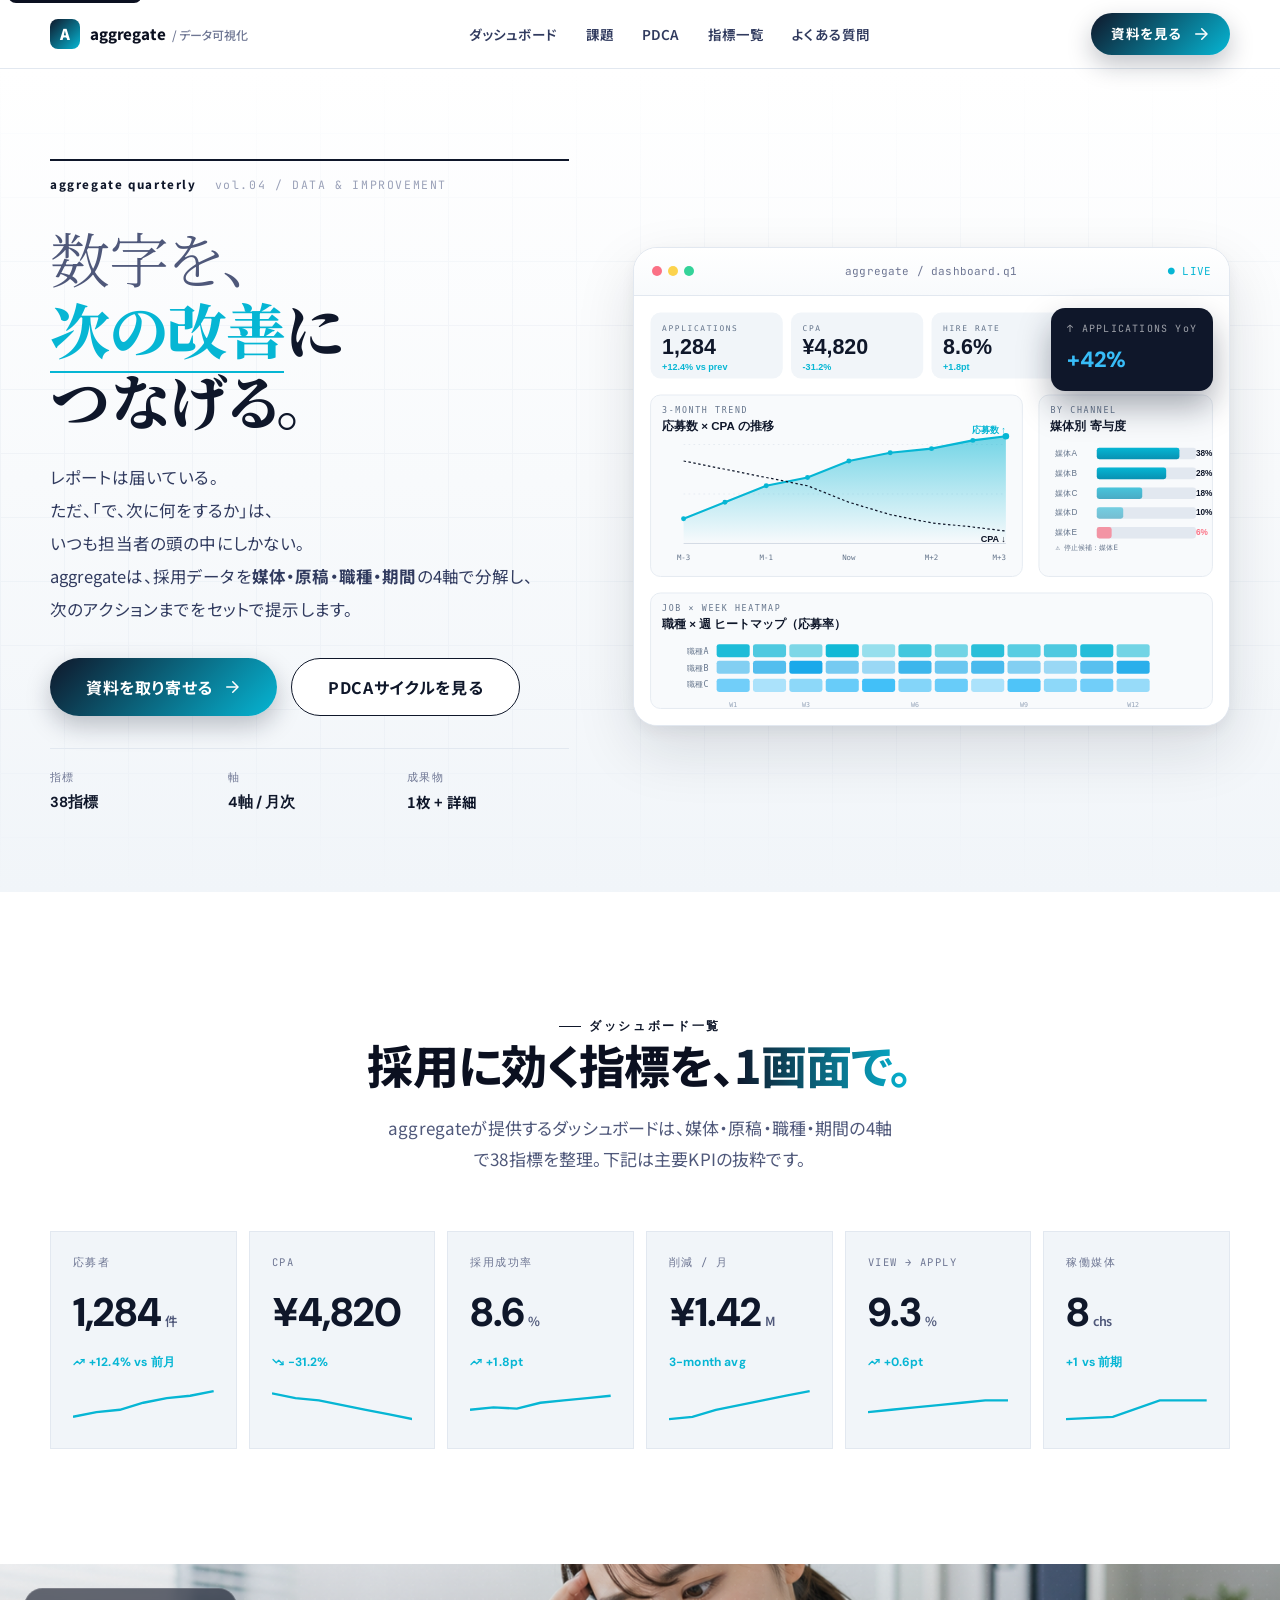
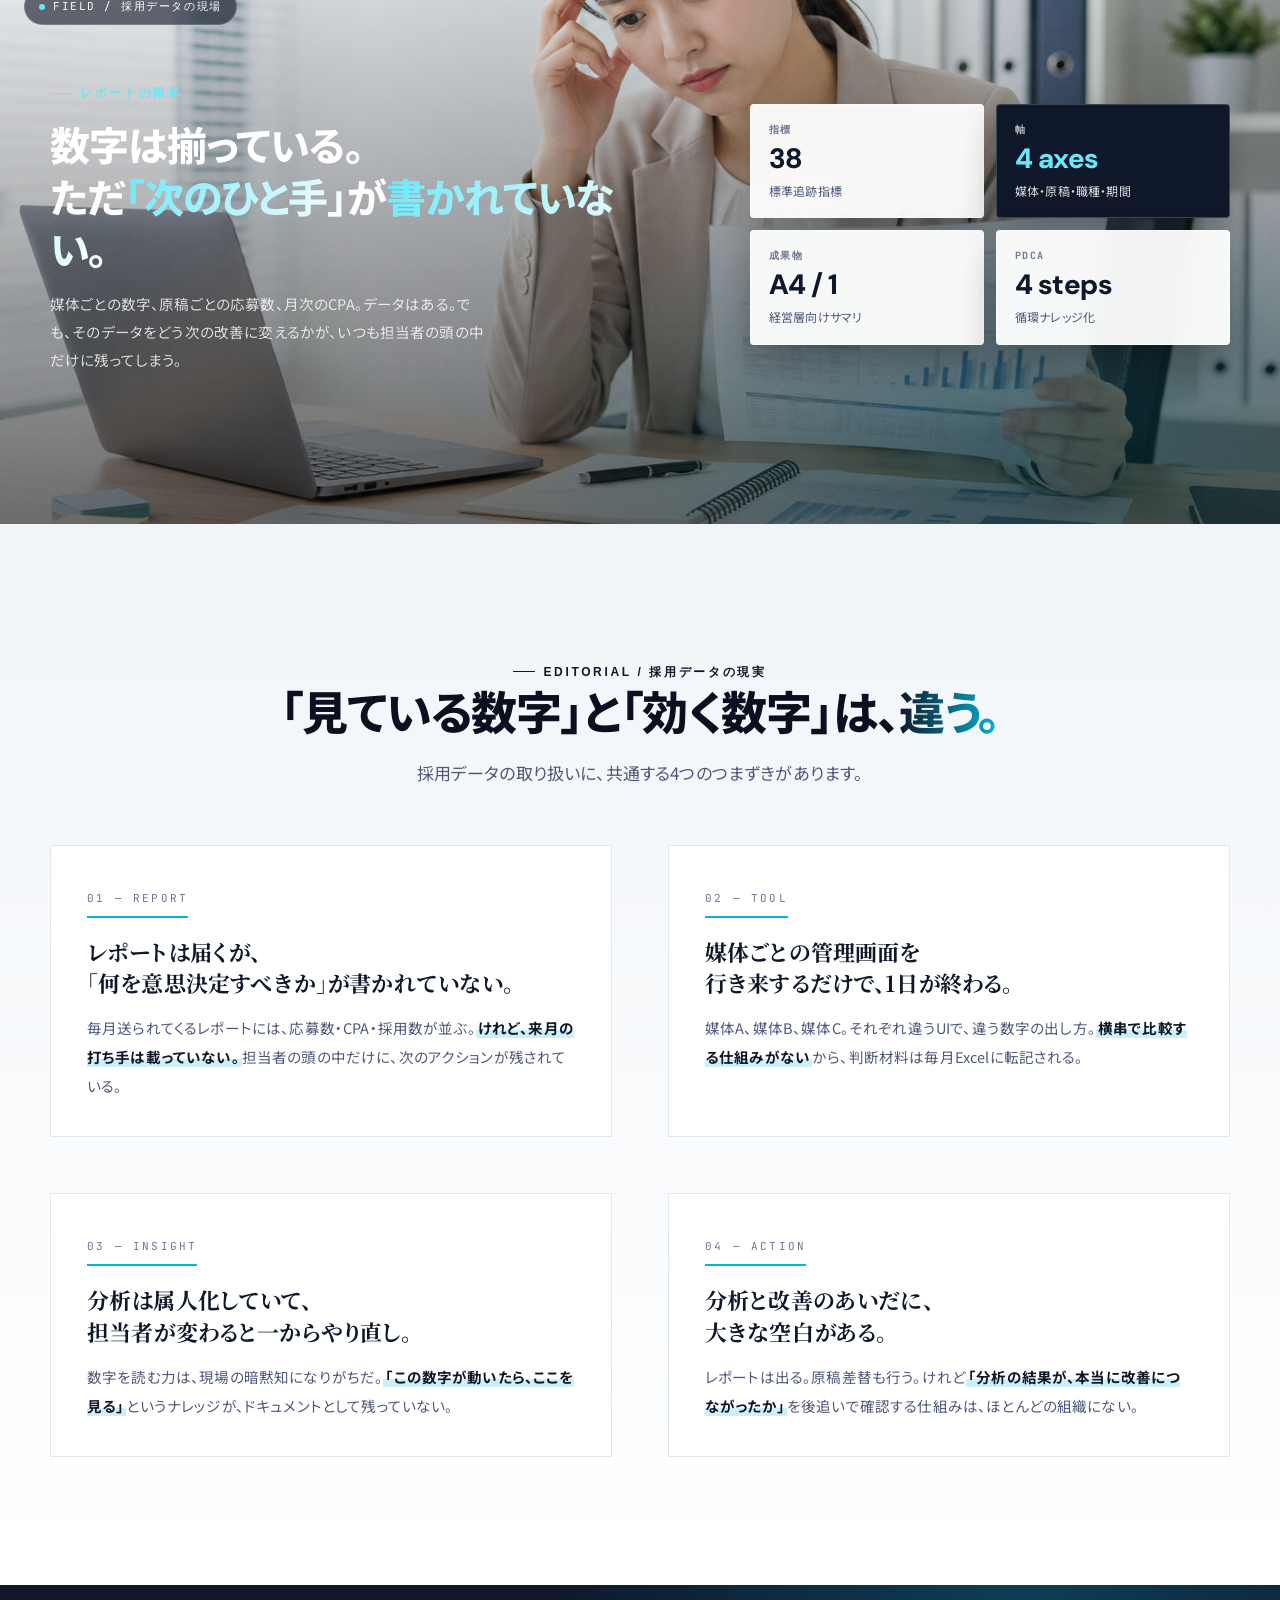
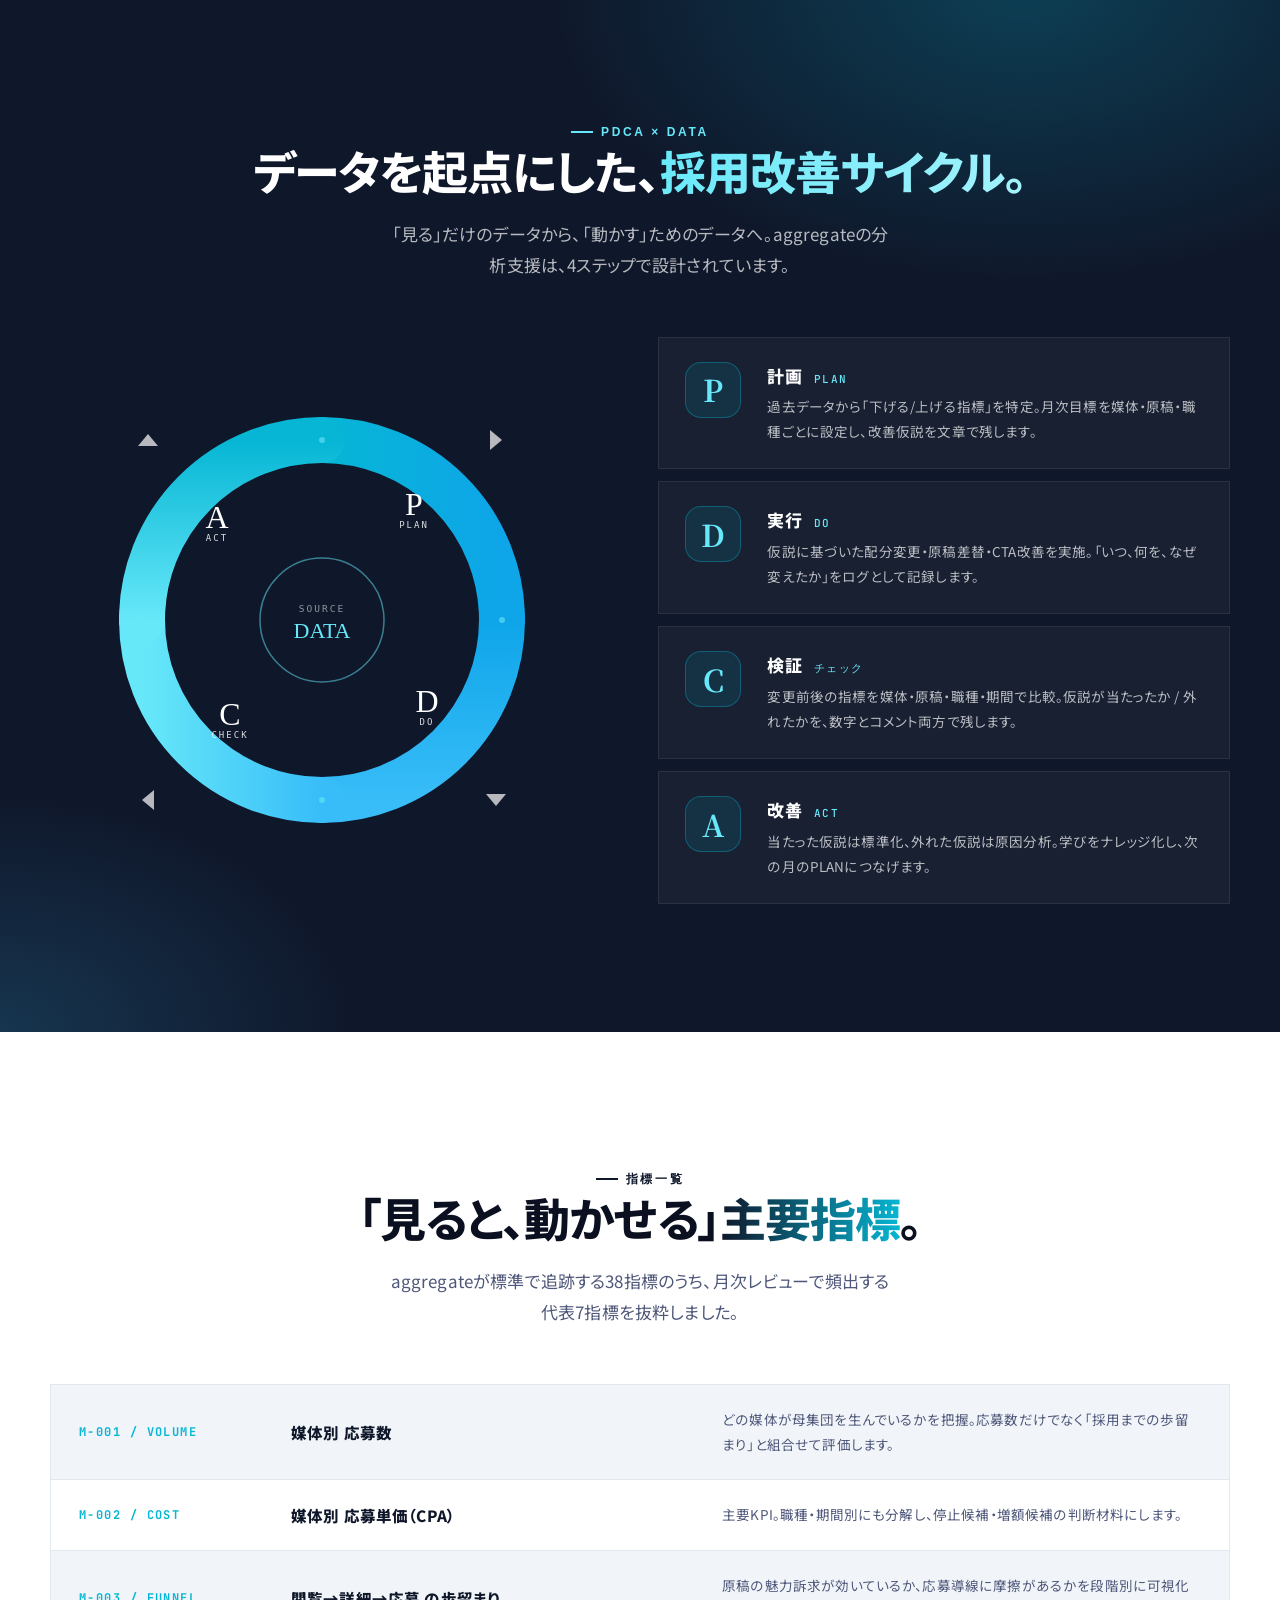
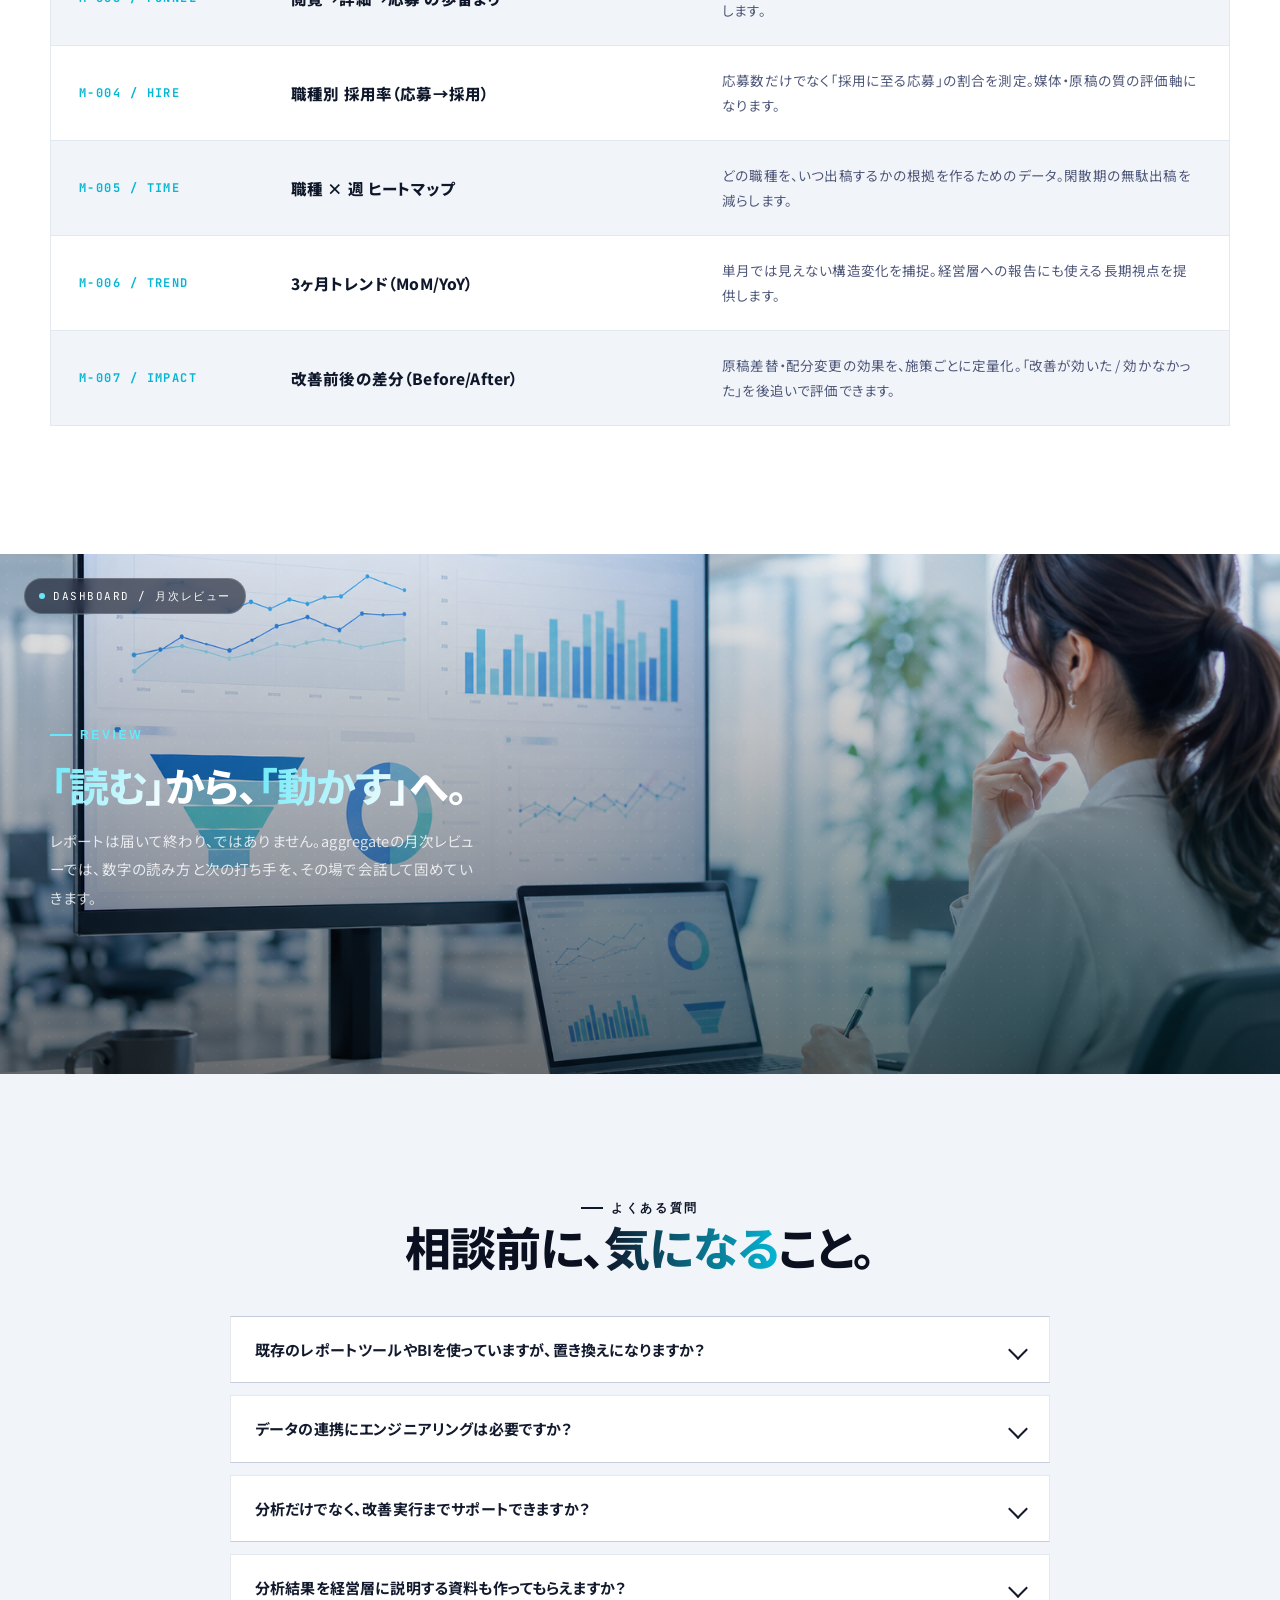
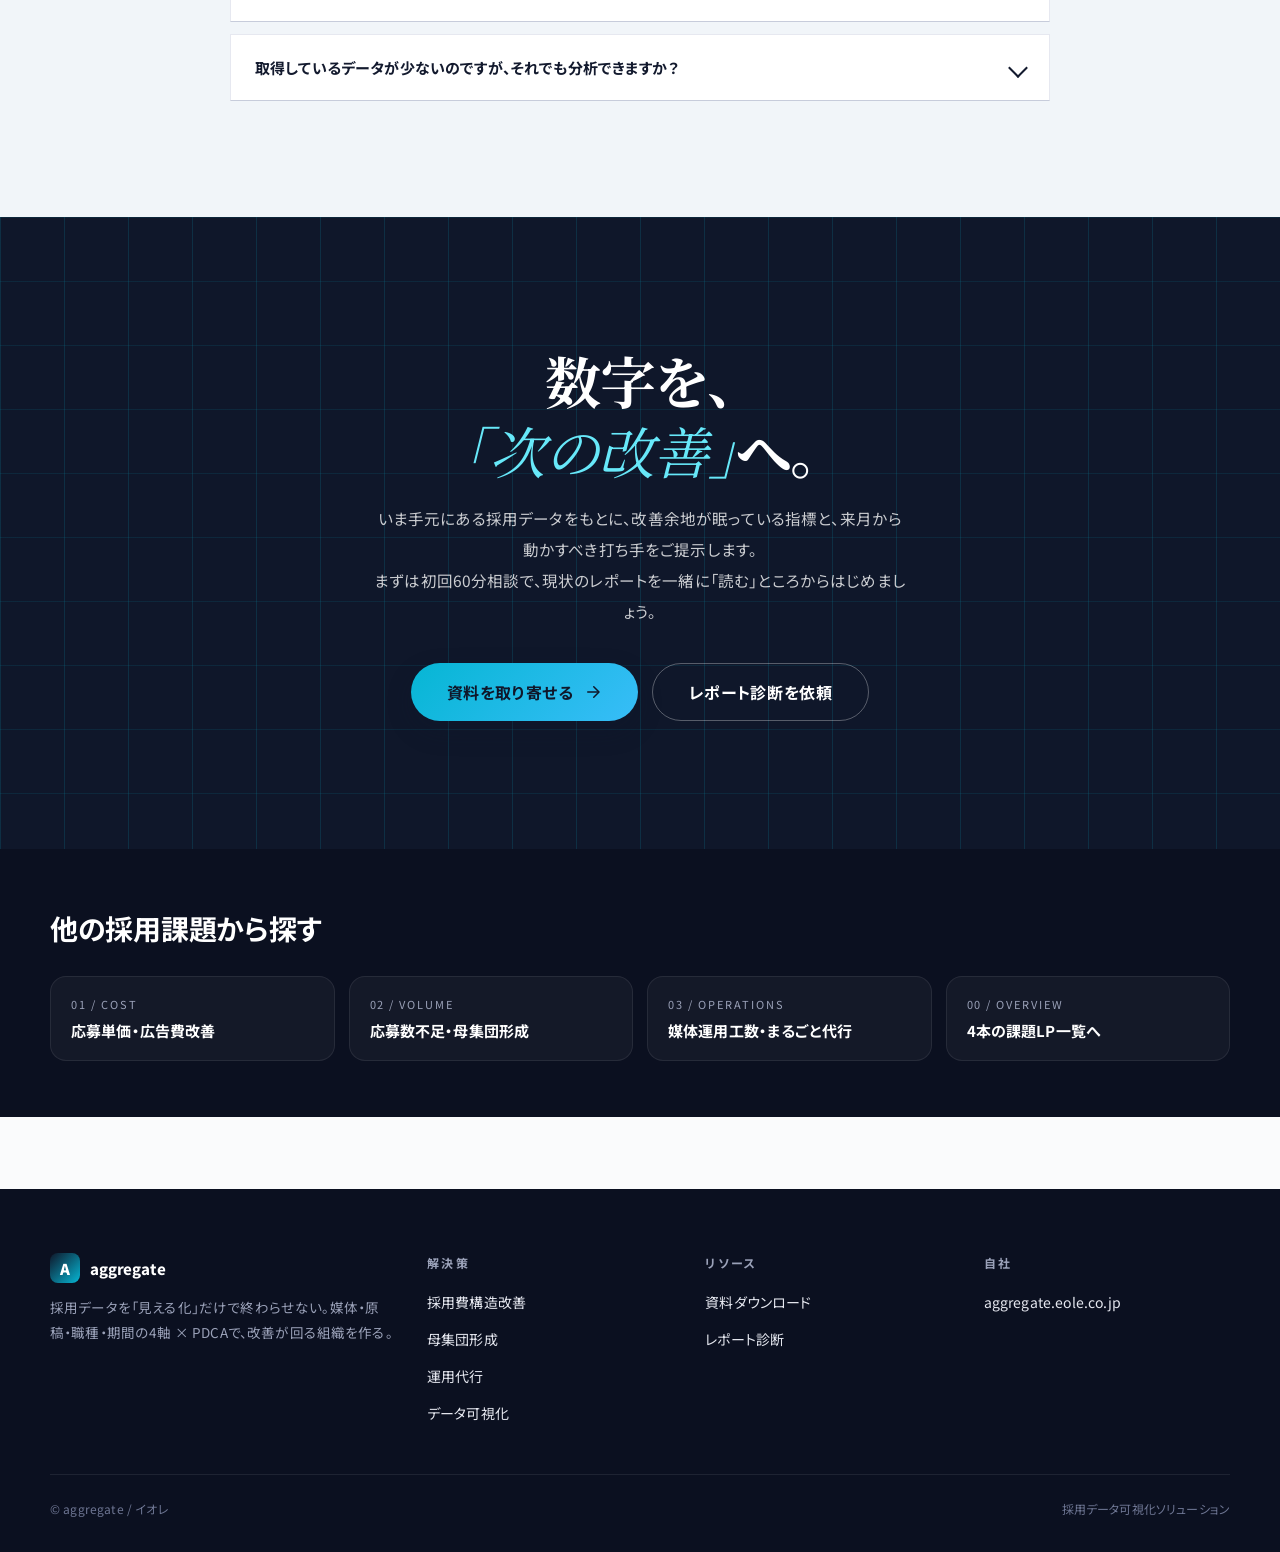
<file: outputs/06_code/aggregate-visual-fullquality/lp4-analytics-improvement/index.html>
<!doctype html>
<html lang="ja">
<head>
<meta charset="utf-8">
<meta name="viewport" content="width=device-width,initial-scale=1,viewport-fit=cover">
<meta name="theme-color" content="#0F172A">
<meta name="description" content="採用データを「見える化」するだけでなく、改善アクションに接続する。媒体・原稿・職種・期間の4軸 × PDCAサイクルで、属人的な分析から脱する採用データ分析支援。">
<title>採用データを、改善サイクルにつなげる｜aggregate</title>
<link rel="preconnect" href="https://fonts.googleapis.com">
<link rel="preconnect" href="https://fonts.gstatic.com" crossorigin>
<link href="https://fonts.googleapis.com/css2?family=DM+Sans:wght@400;500;600;700;800&family=DM+Serif+Display:ital@0;1&family=JetBrains+Mono:wght@400;500&family=Noto+Sans+JP:wght@400;500;600;700;800;900&family=Noto+Serif+JP:wght@400;500;600;700&display=swap" rel="stylesheet">
<link rel="stylesheet" href="../assets/css/reset.css">
<link rel="stylesheet" href="../assets/css/common.css">
<link rel="stylesheet" href="../assets/css/lp4.css">
</head>
<body>
<a href="#main" class="skip-link">本文へスキップ</a>

<svg width="0" height="0" style="position:absolute" aria-hidden="true">
  <defs>
    <symbol id="ico-arrow" viewBox="0 0 24 24" fill="none" stroke="currentColor" stroke-width="2" stroke-linecap="round" stroke-linejoin="round"><path d="M5 12h14"/><path d="m13 5 7 7-7 7"/></symbol>
    <symbol id="ico-up" viewBox="0 0 24 24" fill="none" stroke="currentColor" stroke-width="2.5" stroke-linecap="round" stroke-linejoin="round"><path d="m22 7-8.5 8.5-5-5L2 17"/><path d="M16 7h6v6"/></symbol>
    <symbol id="ico-down" viewBox="0 0 24 24" fill="none" stroke="currentColor" stroke-width="2.5" stroke-linecap="round" stroke-linejoin="round"><path d="m22 17-8.5-8.5-5 5L2 7"/><path d="M16 17h6v-6"/></symbol>
  </defs>
</svg>

<header class="site-header">
  <div class="l-container site-header__inner">
    <a href="../index.html" class="site-logo">
      <span class="site-logo__mark">A</span>
      <span>aggregate<span class="site-logo__sub">/ データ可視化</span></span>
    </a>
    <nav class="site-nav" aria-label="メインナビ">
      <a href="#wall">ダッシュボード</a>
      <a href="#problem">課題</a>
      <a href="#cycle">PDCA</a>
      <a href="#catalog">指標一覧</a>
      <a href="#faq">よくある質問</a>
    </nav>
    <a href="#closing" class="btn btn--primary" style="padding:12px 20px;font-size:13.5px">資料を見る
      <svg class="icon" width="16" height="16"><use href="#ico-arrow"/></svg>
    </a>
  </div>
</header>

<main id="main">

<!-- ============== HERO ============== -->
<section class="lp4-hero" data-sticky-trigger>
  <div class="l-container lp4-hero__inner">
    <div data-reveal>
      <div class="lp4-hero__masthead">
        <b>aggregate quarterly</b>
        <span>vol.04 / DATA &amp; IMPROVEMENT</span>
      </div>
      <h1>
        <span class="light">数字を、</span><br>
        <span class="hl">次の改善</span>に<br>
        つなげる。
      </h1>
      <p class="lp4-hero__lead">
        レポートは届いている。<br>
        ただ、「で、次に何をするか」は、<br>
        いつも担当者の頭の中にしかない。<br>
        aggregateは、採用データを<strong>媒体・原稿・職種・期間</strong>の4軸で分解し、<br>
        次のアクションまでをセットで提示します。
      </p>
      <div class="lp4-hero__cta">
        <a href="#closing" class="btn btn--primary btn--lg">資料を取り寄せる
          <svg class="icon" width="18" height="18"><use href="#ico-arrow"/></svg>
        </a>
        <a href="#cycle" class="btn btn--ghost btn--lg">PDCAサイクルを見る</a>
      </div>
      <div class="lp4-hero__byline">
        <div><small>指標</small><b class="text-num">38指標</b></div>
        <div><small>軸</small><b class="text-num">4軸 / 月次</b></div>
        <div><small>成果物</small><b>1枚 + 詳細</b></div>
      </div>
    </div>

    <!-- HERO ビジュアル -->
    <div class="lp4-hero__visual" data-reveal data-delay="200">
      <div class="lp4-hero__visual-header">
        <div class="dots"><i></i><i></i><i></i></div>
        <span>aggregate / dashboard.q1</span>
        <span style="color:#06B6D4">● LIVE</span>
      </div>
      <img class="lp4-hero__visual-svg" src="../assets/images/lp4/dashboard-hero.svg" alt="採用ダッシュボード：応募数・CPA・採用率・媒体別寄与度・職種ヒートマップ">
      <div class="lp4-hero__highlight">
        <small>↑ APPLICATIONS YoY</small>
        <b>+<span data-countup="42" data-duration="1500">42</span>%</b>
      </div>
    </div>
  </div>
</section>

<!-- ============== METRICS WALL ============== -->
<section class="lp4-wall" id="wall">
  <div class="l-container">
    <div class="lp4-wall__head" data-reveal>
      <span class="eyebrow">ダッシュボード一覧</span>
      <h2 class="section-title">採用に効く指標を、<em>1画面で。</em></h2>
      <p class="section-lead" style="margin-inline:auto">aggregateが提供するダッシュボードは、媒体・原稿・職種・期間の4軸で38指標を整理。下記は主要KPIの抜粋です。</p>
    </div>

    <div class="lp4-wall__grid">
      <div class="lp4-wall__card" data-reveal data-motion="slide-x">
        <span class="lp4-wall__card-label">応募者</span>
        <span class="lp4-wall__card-value text-num">1,284<small>件</small></span>
        <span class="lp4-wall__card-trend"><svg class="icon" width="12" height="12"><use href="#ico-up"/></svg>+12.4% vs 前月</span>
        <svg class="lp4-wall__card-spark" width="100%" height="36" viewBox="0 0 120 36" preserveAspectRatio="none">
          <path d="M0 28 L20 24 L40 22 L60 16 L80 12 L100 10 L120 6" fill="none" stroke="#06B6D4" stroke-width="2"/>
        </svg>
      </div>
      <div class="lp4-wall__card" data-reveal data-motion="slide-x" data-delay="100">
        <span class="lp4-wall__card-label">CPA</span>
        <span class="lp4-wall__card-value text-num">¥4,820</span>
        <span class="lp4-wall__card-trend"><svg class="icon" width="12" height="12"><use href="#ico-down"/></svg>-31.2%</span>
        <svg class="lp4-wall__card-spark" width="100%" height="36" viewBox="0 0 120 36" preserveAspectRatio="none">
          <path d="M0 8 L20 12 L40 14 L60 18 L80 22 L100 26 L120 30" fill="none" stroke="#06B6D4" stroke-width="2"/>
        </svg>
      </div>
      <div class="lp4-wall__card" data-reveal data-motion="slide-x" data-delay="150">
        <span class="lp4-wall__card-label">採用成功率</span>
        <span class="lp4-wall__card-value text-num">8.6<small>%</small></span>
        <span class="lp4-wall__card-trend"><svg class="icon" width="12" height="12"><use href="#ico-up"/></svg>+1.8pt</span>
        <svg class="lp4-wall__card-spark" width="100%" height="36" viewBox="0 0 120 36" preserveAspectRatio="none">
          <path d="M0 22 L20 20 L40 21 L60 16 L80 14 L100 12 L120 10" fill="none" stroke="#06B6D4" stroke-width="2"/>
        </svg>
      </div>
      <div class="lp4-wall__card" data-reveal data-motion="slide-x" data-delay="200">
        <span class="lp4-wall__card-label">削減 / 月</span>
        <span class="lp4-wall__card-value text-num">¥1.42<small>M</small></span>
        <span class="lp4-wall__card-trend">3-month avg</span>
        <svg class="lp4-wall__card-spark" width="100%" height="36" viewBox="0 0 120 36" preserveAspectRatio="none">
          <path d="M0 30 L20 28 L40 22 L60 18 L80 14 L100 10 L120 6" fill="none" stroke="#06B6D4" stroke-width="2"/>
        </svg>
      </div>
      <div class="lp4-wall__card" data-reveal data-motion="slide-x" data-delay="250">
        <span class="lp4-wall__card-label">VIEW → APPLY</span>
        <span class="lp4-wall__card-value text-num">9.3<small>%</small></span>
        <span class="lp4-wall__card-trend"><svg class="icon" width="12" height="12"><use href="#ico-up"/></svg>+0.6pt</span>
        <svg class="lp4-wall__card-spark" width="100%" height="36" viewBox="0 0 120 36" preserveAspectRatio="none">
          <path d="M0 24 L20 22 L40 20 L60 18 L80 16 L100 14 L120 14" fill="none" stroke="#06B6D4" stroke-width="2"/>
        </svg>
      </div>
      <div class="lp4-wall__card" data-reveal data-motion="slide-x" data-delay="300">
        <span class="lp4-wall__card-label">稼働媒体</span>
        <span class="lp4-wall__card-value text-num">8<small>chs</small></span>
        <span class="lp4-wall__card-trend">+1 vs 前期</span>
        <svg class="lp4-wall__card-spark" width="100%" height="36" viewBox="0 0 120 36" preserveAspectRatio="none">
          <path d="M0 30 L40 28 L80 14 L120 14" fill="none" stroke="#06B6D4" stroke-width="2"/>
        </svg>
      </div>
    </div>
  </div>
</section>

<!-- ============== PHOTO BILLBOARD (分析担当のリアル) ============== -->
<section class="photo-billboard" aria-labelledby="lp4-billboard-title" style="--billboard-glow: rgba(6, 182, 212, .35); --billboard-accent: #67E8F9; --brand-primary: #0F172A;">
  <div class="photo-billboard__corner-tag">FIELD / 採用データの現場</div>
  <div class="photo-billboard__frame" style="background-image: url('../assets/images/lp4/img_02.png');">
    <div class="l-container photo-billboard__inner">
      <div class="photo-billboard__copy" data-reveal>
        <span class="eyebrow">レポートの限界</span>
        <h2 id="lp4-billboard-title" class="photo-billboard__title">数字は揃っている。<br>ただ<em>「次のひと手」</em>が<em>書かれていない。</em></h2>
        <p class="photo-billboard__lead">媒体ごとの数字、原稿ごとの応募数、月次のCPA。データはある。でも、そのデータをどう次の改善に変えるかが、いつも担当者の頭の中だけに残ってしまう。</p>
      </div>
      <div class="photo-billboard__cards" data-reveal data-delay="200">
        <div class="billboard-card">
          <small>指標</small>
          <b>38</b>
          <span>標準追跡指標</span>
        </div>
        <div class="billboard-card billboard-card--accent">
          <small>軸</small>
          <b>4 axes</b>
          <span>媒体・原稿・職種・期間</span>
        </div>
        <div class="billboard-card">
          <small>成果物</small>
          <b>A4 / 1</b>
          <span>経営層向けサマリ</span>
        </div>
        <div class="billboard-card">
          <small>PDCA</small>
          <b>4 steps</b>
          <span>循環ナレッジ化</span>
        </div>
      </div>
    </div>
  </div>
</section>

<!-- ============== PROBLEM (Editorial) ============== -->
<section class="lp4-problem" id="problem">
  <div class="l-container">
    <div class="lp4-problem__head" data-reveal>
      <span class="eyebrow">EDITORIAL / 採用データの現実</span>
      <h2 class="section-title">「見ている数字」と「効く数字」は、<em>違う。</em></h2>
      <p class="section-lead" style="margin-inline:auto">採用データの取り扱いに、共通する4つのつまずきがあります。</p>
    </div>

    <div class="lp4-problem__layout">
      <article class="lp4-problem__article" data-reveal data-motion="slide-x">
        <span class="lp4-problem__article-num">01 — REPORT</span>
        <h3>レポートは届くが、<br>「何を意思決定すべきか」が書かれていない。</h3>
        <p>毎月送られてくるレポートには、応募数・CPA・採用数が並ぶ。<strong>けれど、来月の打ち手は載っていない。</strong>担当者の頭の中だけに、次のアクションが残されている。</p>
      </article>
      <article class="lp4-problem__article" data-reveal data-motion="slide-x" data-delay="150">
        <span class="lp4-problem__article-num">02 — TOOL</span>
        <h3>媒体ごとの管理画面を<br>行き来するだけで、1日が終わる。</h3>
        <p>媒体A、媒体B、媒体C。それぞれ違うUIで、違う数字の出し方。<strong>横串で比較する仕組みがない</strong>から、判断材料は毎月Excelに転記される。</p>
      </article>
      <article class="lp4-problem__article" data-reveal data-motion="slide-x" data-delay="200">
        <span class="lp4-problem__article-num">03 — INSIGHT</span>
        <h3>分析は属人化していて、<br>担当者が変わると一からやり直し。</h3>
        <p>数字を読む力は、現場の暗黙知になりがちだ。<strong>「この数字が動いたら、ここを見る」</strong>というナレッジが、ドキュメントとして残っていない。</p>
      </article>
      <article class="lp4-problem__article" data-reveal data-motion="slide-x" data-delay="250">
        <span class="lp4-problem__article-num">04 — ACTION</span>
        <h3>分析と改善のあいだに、<br>大きな空白がある。</h3>
        <p>レポートは出る。原稿差替も行う。けれど<strong>「分析の結果が、本当に改善につながったか」</strong>を後追いで確認する仕組みは、ほとんどの組織にない。</p>
      </article>
    </div>
  </div>
</section>

<!-- ============== CYCLE (PDCA) ============== -->
<section class="lp4-cycle" id="cycle">
  <div class="l-container lp4-cycle__inner">
    <div class="lp4-cycle__head" data-reveal>
      <span class="eyebrow" style="color:#67E8F9">PDCA × DATA</span>
      <h2 class="section-title">データを起点にした、<em>採用改善サイクル。</em></h2>
      <p class="section-lead">「見る」だけのデータから、「動かす」ためのデータへ。aggregateの分析支援は、4ステップで設計されています。</p>
    </div>

    <div class="lp4-cycle__layout">
      <div class="lp4-cycle__visual" data-reveal>
        <img src="../assets/images/lp4/pdca-cycle.svg" alt="PDCA循環図：PLAN・DO・CHECK・ACTを4色のアークで表現し、中央にDATAを配置">
      </div>

      <div class="lp4-cycle__steps">
        <article class="lp4-cycle__step" data-reveal data-motion="slide-x">
          <div class="lp4-cycle__step-letter">P</div>
          <div>
            <h3>計画 <small>PLAN</small></h3>
            <p>過去データから「下げる/上げる指標」を特定。月次目標を媒体・原稿・職種ごとに設定し、改善仮説を文章で残します。</p>
          </div>
        </article>
        <article class="lp4-cycle__step" data-reveal data-motion="slide-x" data-delay="100">
          <div class="lp4-cycle__step-letter">D</div>
          <div>
            <h3>実行 <small>DO</small></h3>
            <p>仮説に基づいた配分変更・原稿差替・CTA改善を実施。「いつ、何を、なぜ変えたか」をログとして記録します。</p>
          </div>
        </article>
        <article class="lp4-cycle__step" data-reveal data-motion="slide-x" data-delay="200">
          <div class="lp4-cycle__step-letter">C</div>
          <div>
            <h3>検証 <small>チェック</small></h3>
            <p>変更前後の指標を媒体・原稿・職種・期間で比較。仮説が当たったか / 外れたかを、数字とコメント両方で残します。</p>
          </div>
        </article>
        <article class="lp4-cycle__step" data-reveal data-motion="slide-x" data-delay="300">
          <div class="lp4-cycle__step-letter">A</div>
          <div>
            <h3>改善 <small>ACT</small></h3>
            <p>当たった仮説は標準化、外れた仮説は原因分析。学びをナレッジ化し、次の月のPLANにつなげます。</p>
          </div>
        </article>
      </div>
    </div>
  </div>
</section>

<!-- ============== METRICS CATALOG ============== -->
<section class="lp4-catalog" id="catalog">
  <div class="l-container">
    <div class="lp4-catalog__head" data-reveal>
      <span class="eyebrow">指標一覧</span>
      <h2 class="section-title">「見ると、動かせる」<em>主要指標</em>。</h2>
      <p class="section-lead" style="margin-inline:auto">aggregateが標準で追跡する38指標のうち、月次レビューで頻出する代表7指標を抜粋しました。</p>
    </div>

    <div class="lp4-catalog__table" data-reveal data-motion="scale">
      <div class="lp4-catalog__row">
        <div class="lp4-catalog__metric">M-001 / VOLUME</div>
        <div class="lp4-catalog__name">媒体別 応募数</div>
        <div class="lp4-catalog__how">どの媒体が母集団を生んでいるかを把握。応募数だけでなく「採用までの歩留まり」と組合せて評価します。</div>
      </div>
      <div class="lp4-catalog__row">
        <div class="lp4-catalog__metric">M-002 / COST</div>
        <div class="lp4-catalog__name">媒体別 応募単価（CPA）</div>
        <div class="lp4-catalog__how">主要KPI。職種・期間別にも分解し、停止候補・増額候補の判断材料にします。</div>
      </div>
      <div class="lp4-catalog__row">
        <div class="lp4-catalog__metric">M-003 / FUNNEL</div>
        <div class="lp4-catalog__name">閲覧→詳細→応募 の歩留まり</div>
        <div class="lp4-catalog__how">原稿の魅力訴求が効いているか、応募導線に摩擦があるかを段階別に可視化します。</div>
      </div>
      <div class="lp4-catalog__row">
        <div class="lp4-catalog__metric">M-004 / HIRE</div>
        <div class="lp4-catalog__name">職種別 採用率（応募→採用）</div>
        <div class="lp4-catalog__how">応募数だけでなく「採用に至る応募」の割合を測定。媒体・原稿の質の評価軸になります。</div>
      </div>
      <div class="lp4-catalog__row">
        <div class="lp4-catalog__metric">M-005 / TIME</div>
        <div class="lp4-catalog__name">職種 × 週 ヒートマップ</div>
        <div class="lp4-catalog__how">どの職種を、いつ出稿するかの根拠を作るためのデータ。閑散期の無駄出稿を減らします。</div>
      </div>
      <div class="lp4-catalog__row">
        <div class="lp4-catalog__metric">M-006 / TREND</div>
        <div class="lp4-catalog__name">3ヶ月トレンド（MoM/YoY）</div>
        <div class="lp4-catalog__how">単月では見えない構造変化を捕捉。経営層への報告にも使える長期視点を提供します。</div>
      </div>
      <div class="lp4-catalog__row">
        <div class="lp4-catalog__metric">M-007 / IMPACT</div>
        <div class="lp4-catalog__name">改善前後の差分（Before/After）</div>
        <div class="lp4-catalog__how">原稿差替・配分変更の効果を、施策ごとに定量化。「改善が効いた / 効かなかった」を後追いで評価できます。</div>
      </div>
    </div>
  </div>
</section>

<!-- ============== ANALYST PHOTO ============== -->
<section class="photo-billboard" aria-label="分析担当者の作業イメージ" style="--billboard-glow: rgba(6, 182, 212, .3); --billboard-accent: #67E8F9; --brand-primary: #0F172A;">
  <div class="photo-billboard__corner-tag">DASHBOARD / 月次レビュー</div>
  <div class="photo-billboard__frame" style="background-image: url('../assets/images/lp4/img_01.png'); min-height: clamp(360px, 46vw, 500px);">
    <div class="l-container photo-billboard__inner" style="grid-template-columns: 1fr;">
      <div class="photo-billboard__copy" data-reveal style="max-width: 32em;">
        <span class="eyebrow">REVIEW</span>
        <h2 class="photo-billboard__title"><em>「読む」</em>から、<em>「動かす」</em>へ。</h2>
        <p class="photo-billboard__lead">レポートは届いて終わり、ではありません。aggregateの月次レビューでは、数字の読み方と次の打ち手を、その場で会話して固めていきます。</p>
      </div>
    </div>
  </div>
</section>

<!-- ============== FAQ ============== -->
<section class="lp4-faq" id="faq">
  <div class="l-container l-container--narrow">
    <div class="lp4-faq__head" data-reveal>
      <span class="eyebrow">よくある質問</span>
      <h2 class="section-title">相談前に、<em>気になる</em>こと。</h2>
    </div>
    <div class="faq-list">
      <details class="faq-item" data-reveal data-motion="fade"><summary>既存のレポートツールやBIを使っていますが、置き換えになりますか？</summary>
        <div class="faq-item__body">置き換えではなく、「採用に特化した視点」を補強する位置づけです。既存のBI/レポート基盤と並走させ、採用意思決定に必要な指標だけを抽出してお渡しします。</div>
      </details>
      <details class="faq-item" data-reveal data-motion="fade" data-delay="50"><summary>データの連携にエンジニアリングは必要ですか？</summary>
        <div class="faq-item__body">基本はCSVエクスポート / 共有スプレッドシート連携で十分です。本格的なAPI連携を希望される場合は別途ご相談しています。</div>
      </details>
      <details class="faq-item" data-reveal data-motion="fade" data-delay="100"><summary>分析だけでなく、改善実行までサポートできますか？</summary>
        <div class="faq-item__body">はい。分析→提案→改善実行→効果検証までを一連でご支援するスコープも用意しています。「分析だけ」「実行だけ」も切り出し可能です。</div>
      </details>
      <details class="faq-item" data-reveal data-motion="fade" data-delay="150"><summary>分析結果を経営層に説明する資料も作ってもらえますか？</summary>
        <div class="faq-item__body">A4 1枚の経営層向けサマリーと、現場用の詳細台帳を分けてお渡しします。報告会への同席も対応可能です。</div>
      </details>
      <details class="faq-item" data-reveal data-motion="fade" data-delay="200"><summary>取得しているデータが少ないのですが、それでも分析できますか？</summary>
        <div class="faq-item__body">手元の数字でできる範囲を整理し、不足している指標は「次の月から取り始める」設計をご提案します。最初から全指標は揃わなくて構いません。</div>
      </details>
    </div>
  </div>
</section>

<!-- ============== CLOSING ============== -->
<section class="lp4-closing" id="closing">
  <div class="l-container l-container--narrow">
    <div class="lp4-closing__inner" data-reveal data-motion="fade">
      <h2>数字を、<br><em>「次の改善」</em>へ。</h2>
      <p>
        いま手元にある採用データをもとに、改善余地が眠っている指標と、来月から動かすべき打ち手をご提示します。<br>
        まずは初回60分相談で、現状のレポートを一緒に「読む」ところからはじめましょう。
      </p>
      <div class="lp4-closing__cta">
        <a href="mailto:contact@example.com" class="btn btn--primary btn--lg">資料を取り寄せる
          <svg class="icon" width="18" height="18"><use href="#ico-arrow"/></svg>
        </a>
        <a href="mailto:contact@example.com" class="btn btn--ghost btn--lg">レポート診断を依頼</a>
      </div>
    </div>
  </div>
</section>

<!-- 横断ナビ -->
<section class="cross-nav" aria-label="他の課題別LPへ">
  <div class="l-container">
    <h3>他の採用課題から探す</h3>
    <div class="cross-nav__grid">
      <a class="cross-nav__card" href="../lp1-cpa-cost/">
        <small>01 / COST</small><b>応募単価・広告費改善</b>
      </a>
      <a class="cross-nav__card" href="../lp2-application-volume/">
        <small>02 / VOLUME</small><b>応募数不足・母集団形成</b>
      </a>
      <a class="cross-nav__card" href="../lp3-operation-outsourcing/">
        <small>03 / OPERATIONS</small><b>媒体運用工数・まるごと代行</b>
      </a>
      <a class="cross-nav__card" href="../index.html">
        <small>00 / OVERVIEW</small><b>4本の課題LP一覧へ</b>
      </a>
    </div>
  </div>
</section>
</main>

<footer class="site-footer">
  <div class="l-container site-footer__grid">
    <div>
      <div class="site-logo" style="color:#fff">
        <span class="site-logo__mark">A</span>
        <span>aggregate</span>
      </div>
      <p class="site-footer__brand-blurb">採用データを「見える化」だけで終わらせない。媒体・原稿・職種・期間の4軸 × PDCAで、改善が回る組織を作る。</p>
    </div>
    <div>
      <h4>解決策</h4>
      <ul>
        <li><a href="../lp1-cpa-cost/">採用費構造改善</a></li>
        <li><a href="../lp2-application-volume/">母集団形成</a></li>
        <li><a href="../lp3-operation-outsourcing/">運用代行</a></li>
        <li><a href="../lp4-analytics-improvement/">データ可視化</a></li>
      </ul>
    </div>
    <div>
      <h4>リソース</h4>
      <ul>
        <li><a href="#closing">資料ダウンロード</a></li>
        <li><a href="#closing">レポート診断</a></li>
      </ul>
    </div>
    <div>
      <h4>自社</h4>
      <ul>
        <li><a href="https://aggregate.eole.co.jp/" rel="noopener">aggregate.eole.co.jp</a></li>
      </ul>
    </div>
  </div>
  <div class="l-container site-footer__bottom">
    <span>&copy; aggregate / イオレ</span>
    <span>採用データ可視化ソリューション</span>
  </div>
</footer>

<div class="sticky-cta" data-sticky-cta role="region" aria-label="主要アクション">
  <a href="#cycle" class="btn btn--ghost">PDCA</a>
  <a href="mailto:contact@example.com" class="btn btn--primary">資料請求</a>
</div>

<script src="../assets/js/common.js" defer></script>
<script src="../assets/js/lp4.js" defer></script>
</body>
</html>
</file>
<file: outputs/06_code/aggregate-visual-fullquality/assets/css/common.css>
/* ===========================================================
   common.css — 4LP共通の構造・タイポ・モーション基盤
   各LPの個性は lp1.css 〜 lp4.css で上書きする
   =========================================================== */

:root {
  /* ニュートラル */
  --c-ink-900: #0B1020;
  --c-ink-800: #131A2E;
  --c-ink-700: #1E2742;
  --c-ink-600: #313B5F;
  --c-ink-500: #4F587A;
  --c-ink-400: #6E7693;
  --c-ink-300: #9AA1B8;
  --c-ink-200: #C7CCDB;
  --c-ink-100: #E6E8F0;
  --c-paper:   #F6F7FB;
  --c-white:   #FFFFFF;

  /* 機能 */
  --c-focus:   #2E5BFF;
  --c-error:   #E5484D;

  /* 単位 */
  --content-w: 1180px;
  --gutter:    clamp(20px, 4vw, 36px);
  --radius-sm: 10px;
  --radius:    18px;
  --radius-lg: 28px;
  --radius-xl: 40px;

  /* シャドウ */
  --shadow-soft: 0 1px 2px rgba(11, 16, 32, .04), 0 4px 12px rgba(11, 16, 32, .06);
  --shadow-mid:  0 8px 24px rgba(11, 16, 32, .08), 0 24px 48px rgba(11, 16, 32, .08);
  --shadow-deep: 0 24px 64px rgba(11, 16, 32, .14), 0 48px 96px rgba(11, 16, 32, .10);

  /* タイポ */
  --font-jp: "Noto Sans JP", "Hiragino Sans", "Yu Gothic", "Meiryo", system-ui, -apple-system, "Segoe UI", sans-serif;
  --font-en: "Inter", "Helvetica Neue", Arial, sans-serif;
  --font-num: "DM Sans", "Inter", "Helvetica Neue", Arial, sans-serif;
  --font-mono: "JetBrains Mono", "SF Mono", Menlo, Consolas, monospace;
  --font-serif: "Noto Serif JP", "Yu Mincho", "Hiragino Mincho ProN", serif;
}

body {
  font-family: var(--font-jp);
  background: var(--c-paper);
  color: var(--c-ink-900);
  font-feature-settings: "palt" 1;
  letter-spacing: 0.01em;
}

.l-container {
  width: min(var(--content-w), calc(100% - var(--gutter) * 2));
  margin-inline: auto;
}

.l-container--narrow { width: min(820px, calc(100% - var(--gutter) * 2)); }
.l-container--wide   { width: min(1320px, calc(100% - var(--gutter) * 2)); }

/* セクション余白 */
.section { padding-block: clamp(72px, 10vw, 132px); position: relative; }
.section--tight { padding-block: clamp(56px, 7vw, 96px); }
.section--hero  { padding-block: clamp(48px, 8vw, 96px) clamp(40px, 7vw, 88px); }

/* タイポ */
.eyebrow {
  font-family: var(--font-en);
  font-weight: 700;
  font-size: 12px;
  letter-spacing: .22em;
  text-transform: uppercase;
  color: var(--brand-primary, var(--c-ink-700));
  display: inline-flex;
  align-items: center;
  gap: 8px;
}
.eyebrow::before {
  content: "";
  width: 22px; height: 1.5px;
  background: currentColor;
  display: inline-block;
}

.section-title {
  font-size: clamp(28px, 4.4vw, 46px);
  line-height: 1.25;
  letter-spacing: -.02em;
  font-weight: 800;
  color: var(--c-ink-900);
}
.section-title em {
  font-style: normal;
  background: linear-gradient(90deg, var(--brand-primary), var(--brand-secondary));
  -webkit-background-clip: text;
  background-clip: text;
  color: transparent;
}

.section-lead {
  margin-top: 18px;
  color: var(--c-ink-500);
  font-size: clamp(15px, 1.5vw, 17px);
  max-width: 56ch;
  line-height: 1.85;
}

.text-muted { color: var(--c-ink-400); }
.text-num { font-family: var(--font-num); font-feature-settings: "tnum" 1, "lnum" 1; }
.text-en  { font-family: var(--font-en); }

/* CTAボタン */
.btn {
  display: inline-flex;
  align-items: center;
  justify-content: center;
  gap: 10px;
  padding: 16px 28px;
  border-radius: 999px;
  font-weight: 700;
  font-size: 15px;
  letter-spacing: .04em;
  line-height: 1;
  transition: transform .25s ease, box-shadow .25s ease, background .25s ease, color .25s ease;
  white-space: nowrap;
}
.btn--primary {
  background: linear-gradient(135deg, var(--brand-primary), var(--brand-secondary));
  color: #fff;
  box-shadow: 0 10px 24px var(--brand-shadow, rgba(46, 91, 255, .3));
}
.btn--primary:hover { transform: translateY(-2px); box-shadow: 0 16px 30px var(--brand-shadow, rgba(46, 91, 255, .4)); }
.btn--ghost {
  background: var(--c-white);
  color: var(--c-ink-800);
  border: 1.5px solid var(--c-ink-200);
}
.btn--ghost:hover { border-color: var(--brand-primary); color: var(--brand-primary); }
.btn--lg { padding: 20px 36px; font-size: 16px; }
.btn .icon { width: 18px; height: 18px; }

/* グローバルナビ */
.site-header {
  position: sticky;
  top: 0;
  z-index: 50;
  background: rgba(255, 255, 255, .82);
  backdrop-filter: saturate(180%) blur(16px);
  -webkit-backdrop-filter: saturate(180%) blur(16px);
  border-bottom: 1px solid rgba(11, 16, 32, .06);
}
.site-header__inner {
  display: flex;
  align-items: center;
  justify-content: space-between;
  height: 68px;
  gap: 24px;
}
.site-logo {
  display: inline-flex; align-items: center; gap: 10px;
  font-weight: 800; font-size: 15px; letter-spacing: -.01em;
  color: var(--c-ink-900);
}
.site-logo__mark {
  width: 30px; height: 30px;
  border-radius: 8px;
  background: linear-gradient(135deg, var(--brand-primary), var(--brand-secondary));
  display: grid; place-items: center;
  color: #fff; font-weight: 900;
}
.site-logo__sub { color: var(--c-ink-400); font-weight: 500; font-size: 12px; margin-left: 6px; }

.site-nav { display: none; gap: 28px; }
.site-nav a {
  font-size: 13.5px; font-weight: 600;
  color: var(--c-ink-600);
  transition: color .2s ease;
}
.site-nav a:hover { color: var(--brand-primary); }
@media (min-width: 900px) { .site-nav { display: inline-flex; } }

/* スティッキーCTA（SP） */
.sticky-cta {
  position: fixed;
  inset: auto 12px 12px 12px;
  z-index: 40;
  background: var(--c-white);
  border-radius: 16px;
  box-shadow: var(--shadow-deep);
  padding: 12px;
  display: grid; grid-template-columns: 1fr 1fr; gap: 8px;
  transform: translateY(140%);
  transition: transform .35s cubic-bezier(.2,.8,.2,1);
}
.sticky-cta.is-visible { transform: translateY(0); }
.sticky-cta .btn { width: 100%; padding: 14px 12px; font-size: 13.5px; }
@media (min-width: 760px) { .sticky-cta { display: none; } }

/* フッター */
.site-footer {
  background: var(--c-ink-900);
  color: var(--c-ink-200);
  padding: 64px 0 32px;
  margin-top: 72px;
}
.site-footer__grid {
  display: grid;
  grid-template-columns: 1fr;
  gap: 32px;
}
@media (min-width: 760px) {
  .site-footer__grid { grid-template-columns: 1.4fr repeat(3, 1fr); }
}
.site-footer h4 {
  font-size: 12px; letter-spacing: .2em; text-transform: uppercase;
  color: var(--c-ink-300);
  margin-bottom: 14px;
}
.site-footer ul { list-style: none; padding: 0; margin: 0; display: grid; gap: 10px; }
.site-footer a { color: var(--c-ink-100); font-size: 14px; }
.site-footer a:hover { color: #fff; }
.site-footer__bottom {
  margin-top: 48px; padding-top: 24px;
  border-top: 1px solid rgba(255,255,255,.08);
  display: flex; justify-content: space-between; flex-wrap: wrap; gap: 12px;
  font-size: 12px; color: var(--c-ink-400);
}
.site-footer__brand-blurb {
  color: var(--c-ink-300); font-size: 13.5px; line-height: 1.85; margin-top: 12px;
}

/* 共通カードパーツ */
.card {
  background: var(--c-white);
  border-radius: var(--radius-lg);
  padding: 28px;
  box-shadow: var(--shadow-soft);
  border: 1px solid var(--c-ink-100);
}
.card__title { font-size: 17px; font-weight: 800; }
.card__body { color: var(--c-ink-500); margin-top: 8px; line-height: 1.85; font-size: 14.5px; }

/* バッジ */
.badge {
  display: inline-flex; align-items: center; gap: 6px;
  padding: 6px 12px;
  border-radius: 999px;
  font-size: 12px; font-weight: 700;
  background: var(--c-ink-100);
  color: var(--c-ink-700);
}
.badge--brand {
  background: var(--brand-tint, rgba(46, 91, 255, .08));
  color: var(--brand-primary);
}

/* 区切り線 */
.divider {
  height: 1px;
  background: linear-gradient(90deg, transparent, var(--c-ink-200), transparent);
  margin-block: 48px;
  border: 0;
}

/* スクロールリビール */
[data-reveal] {
  opacity: 0;
  transform: translateY(24px);
  transition: opacity .8s cubic-bezier(.2,.7,.2,1), transform .8s cubic-bezier(.2,.7,.2,1);
}
[data-reveal].is-revealed {
  opacity: 1;
  transform: translateY(0);
}
[data-reveal][data-delay="100"]{ transition-delay: .1s; }
[data-reveal][data-delay="200"]{ transition-delay: .2s; }
[data-reveal][data-delay="300"]{ transition-delay: .3s; }
[data-reveal][data-delay="400"]{ transition-delay: .4s; }
[data-reveal][data-delay="500"]{ transition-delay: .5s; }

/* Visual Expression Layer: モーション種別の多様化 */
/* translateY reveal連発を避けるため、data-motion で種別を切り替え */

/* slide-x: プロセス・時系列・横並び向け */
[data-motion="slide-x"] {
  opacity: 0;
  transform: translateX(-24px);
  transition: opacity .6s cubic-bezier(.2,.7,.2,1), transform .6s cubic-bezier(.2,.7,.2,1);
}
[data-motion="slide-x"].is-revealed {
  opacity: 1;
  transform: translateX(0);
}

/* scale: 数値・バッジ強調向け */
[data-motion="scale"] {
  opacity: 0;
  transform: scale(0.92);
  transition: opacity .5s ease-out, transform .5s cubic-bezier(.2,1.2,.3,1);
}
[data-motion="scale"].is-revealed {
  opacity: 1;
  transform: scale(1);
}

/* fade: CV直前・控えめ向け（過剰モーション禁止セクション用） */
[data-motion="fade"] {
  opacity: 0;
  transition: opacity .8s ease-out;
}
[data-motion="fade"].is-revealed {
  opacity: 1;
}

/* prefers-reduced-motion: 全モーション無効化 */
@media (prefers-reduced-motion: reduce) {
  [data-reveal],
  [data-motion="slide-x"],
  [data-motion="scale"],
  [data-motion="fade"] {
    opacity: 1 !important;
    transform: none !important;
    transition: none !important;
  }
}

/* SVGビジュアル共通フレーム */
.visual-frame {
  position: relative;
  border-radius: var(--radius-xl);
  overflow: hidden;
  isolation: isolate;
  box-shadow: var(--shadow-mid);
  background: var(--visual-bg, #0B1020);
}
.visual-frame__svg { width: 100%; height: 100%; display: block; }
.visual-frame__overlay-card {
  position: absolute;
  background: var(--c-white);
  border-radius: 14px;
  padding: 14px 16px;
  box-shadow: var(--shadow-mid);
  display: grid; gap: 4px;
}
.visual-frame__overlay-card small { font-size: 11px; color: var(--c-ink-400); letter-spacing: .12em; text-transform: uppercase; font-weight: 700; }
.visual-frame__overlay-card b { font-size: 18px; }

/* a11y */
.sr-only {
  position: absolute; width: 1px; height: 1px; padding: 0;
  margin: -1px; overflow: hidden; clip: rect(0,0,0,0);
  white-space: nowrap; border: 0;
}
.skip-link {
  position: absolute; top: -40px; left: 8px;
  background: var(--c-ink-900); color: #fff;
  padding: 8px 14px; border-radius: 8px; z-index: 100;
  transition: top .2s ease;
}
.skip-link:focus { top: 8px; }

/* FAQ共通（accordion） */
.faq-list { display: grid; gap: 12px; }
.faq-item {
  background: var(--c-white);
  border: 1px solid var(--c-ink-100);
  border-radius: 16px;
  overflow: hidden;
  transition: border-color .2s ease, box-shadow .2s ease;
}
.faq-item[open] { border-color: var(--brand-primary); box-shadow: var(--shadow-soft); }
.faq-item summary {
  cursor: pointer;
  list-style: none;
  padding: 20px 24px;
  display: flex; align-items: center; justify-content: space-between;
  gap: 16px;
  font-weight: 700;
  color: var(--c-ink-800);
  font-size: 15px;
}
.faq-item summary::-webkit-details-marker { display: none; }
.faq-item summary::after {
  content: "";
  width: 14px; height: 14px;
  border-right: 2px solid currentColor; border-bottom: 2px solid currentColor;
  transform: rotate(45deg);
  transition: transform .2s ease;
  flex: none;
}
.faq-item[open] summary::after { transform: rotate(-135deg); }
.faq-item__body {
  padding: 0 24px 22px;
  color: var(--c-ink-500);
  font-size: 14.5px; line-height: 1.85;
}

/* ============================================================
   Photo Billboard — 実写 × グラデ編み × オーバーレイカード
   各LPでテーマ色のグラデ編みを使う「画像=訴求装置」セクション
   ============================================================ */
.photo-billboard {
  position: relative;
  padding-block: 0;
  background: var(--c-ink-900);
  overflow: hidden;
  isolation: isolate;
}
.photo-billboard__frame {
  position: relative;
  min-height: clamp(380px, 56vw, 560px);
  background-size: cover;
  background-position: center;
  background-repeat: no-repeat;
}
.photo-billboard__frame::before {
  content: "";
  position: absolute; inset: 0;
  background:
    linear-gradient(180deg, rgba(0,0,0,.05) 0%, rgba(0,0,0,.55) 100%),
    radial-gradient(900px 500px at 80% 90%, var(--billboard-glow, rgba(0,0,0,0)), transparent 60%);
  z-index: 1;
}
.photo-billboard__frame::after {
  content: "";
  position: absolute; inset: 0;
  background-image:
    radial-gradient(rgba(255,255,255,.08) 1px, transparent 1px);
  background-size: 14px 14px;
  z-index: 2;
  mix-blend-mode: overlay;
  opacity: .6;
}
.photo-billboard__inner {
  position: relative; z-index: 3;
  height: 100%;
  display: grid;
  grid-template-columns: 1fr;
  align-items: end;
  padding-block: clamp(40px, 6vw, 64px);
  gap: 24px;
}
@media (min-width: 880px) {
  .photo-billboard__inner { grid-template-columns: 1fr 1fr; align-items: center; gap: 36px; min-height: 520px; }
}
.photo-billboard__copy { color: #fff; }
.photo-billboard__copy .eyebrow {
  color: var(--billboard-accent, #fff);
}
.photo-billboard__title {
  font-size: clamp(26px, 3.6vw, 40px);
  font-weight: 800;
  line-height: 1.3;
  letter-spacing: -.02em;
  color: #fff;
  margin-block: 14px 16px;
}
.photo-billboard__title em {
  font-style: normal;
  background: linear-gradient(120deg, var(--billboard-accent, #C8E66A), #fff);
  -webkit-background-clip: text; background-clip: text; color: transparent;
}
.photo-billboard__lead {
  color: rgba(255,255,255,.8);
  font-size: 14.5px;
  line-height: 1.95;
  max-width: 30em;
}
.photo-billboard__cards {
  display: grid;
  grid-template-columns: repeat(2, 1fr);
  gap: 12px;
  align-content: end;
  justify-self: end;
  width: 100%;
  max-width: 480px;
}
.billboard-card {
  background: rgba(255,255,255,.94);
  backdrop-filter: blur(14px);
  border-radius: 16px;
  padding: 16px 18px;
  display: grid; gap: 6px;
  box-shadow: 0 18px 36px rgba(0,0,0,.3);
  border: 1px solid rgba(255,255,255,.6);
}
.billboard-card small {
  font-family: var(--font-mono);
  font-size: 10px;
  letter-spacing: .14em;
  text-transform: uppercase;
  color: var(--c-ink-400);
  font-weight: 700;
}
.billboard-card b {
  font-size: clamp(20px, 2.4vw, 28px);
  letter-spacing: -.02em;
  color: var(--brand-primary);
  font-family: var(--font-num);
  font-weight: 800;
  line-height: 1.1;
}
.billboard-card span {
  font-size: 12px;
  color: var(--c-ink-500);
}
.billboard-card--accent {
  background: var(--brand-primary);
  color: #fff;
  border-color: rgba(255,255,255,.2);
}
.billboard-card--accent small { color: rgba(255,255,255,.7); }
.billboard-card--accent b { color: var(--billboard-accent, #fff); }
.billboard-card--accent span { color: rgba(255,255,255,.85); }

.photo-billboard__corner-tag {
  position: absolute;
  top: 24px; left: 24px;
  z-index: 3;
  display: inline-flex;
  align-items: center; gap: 8px;
  padding: 8px 14px;
  border-radius: 999px;
  background: rgba(11, 16, 32, .6);
  color: #fff;
  border: 1px solid rgba(255,255,255,.18);
  font-family: var(--font-mono);
  font-size: 11px;
  letter-spacing: .14em;
  backdrop-filter: blur(6px);
}
.photo-billboard__corner-tag::before {
  content: "";
  width: 6px; height: 6px; border-radius: 50%;
  background: var(--billboard-accent, #fff);
}

/* ナビハブ */
.cross-nav {
  background: var(--c-ink-900);
  color: #fff;
  padding: 56px 0;
}
.cross-nav h3 {
  font-size: clamp(22px, 2.4vw, 28px);
  margin-bottom: 24px;
  letter-spacing: -.01em;
}
.cross-nav__grid {
  display: grid; gap: 14px;
  grid-template-columns: repeat(auto-fit, minmax(220px, 1fr));
}
.cross-nav__card {
  background: rgba(255,255,255,.04);
  border: 1px solid rgba(255,255,255,.08);
  border-radius: 16px;
  padding: 18px 20px;
  display: grid; gap: 6px;
  transition: background .2s ease, border-color .2s ease, transform .2s ease;
}
.cross-nav__card:hover { background: rgba(255,255,255,.08); border-color: rgba(255,255,255,.2); transform: translateY(-2px); }
.cross-nav__card small { font-size: 11px; letter-spacing: .18em; color: var(--c-ink-300); }
.cross-nav__card b { font-size: 15px; line-height: 1.5; }

/* ============================================================
   Visual Expression Layer: shape-language 是正
   比較表・帳票・タイムライン・指標一覧は直角・罫線・台帳形式へ
   角丸カード比率を50%以下にするための上書き
   ============================================================ */

/* 比較系・帳票系・指標一覧系 → 直角化 */
.lp1-pain__card,
.lp1-proof__card,
.lp1-compare__col,
.lp1-ledger__table,
.lp1-flow__step,
.lp2-funnel__card,
.lp2-pain__card,
.lp2-proof__card,
.lp2-feature,
.lp3-board__col,
.lp3-board,
.lp3-takeover__col,
.lp3-day__row,
.lp3-routine__item,
.lp4-problem__article,
.lp4-wall__card,
.lp4-catalog__table,
.lp4-cycle__step,
.lp4-metric__card {
  border-radius: 0 !important;
}

/* 数値バッジ・小要素 → 4px の small radius */
.metric-badge,
.proof-number,
.kpi-badge,
.billboard-card {
  border-radius: 4px !important;
}

/* 比較系の枠線強化（直角化により罫線で区切る） */
.lp1-compare__col,
.lp3-board__col,
.lp3-takeover__col,
.lp3-day__row,
.lp4-problem__article,
.lp4-wall__card {
  border: 1px solid var(--c-ink-200, rgba(15, 23, 42, .12));
}

/* FAQ アコーディオン → 直角・台帳形式 */
.faq-item {
  border-radius: 0 !important;
  border-bottom: 1px solid var(--c-ink-200, rgba(15, 23, 42, .12));
}
.faq-item:first-of-type {
  border-top: 1px solid var(--c-ink-200, rgba(15, 23, 42, .12));
}
</file>
<file: outputs/06_code/recruitflow/style.css>
/* RecruitFlow LP — minimal, accessible, responsive */

:root {
  --c-bg: #ffffff;
  --c-bg-muted: #f8fafc;
  --c-text: #0f172a;
  --c-text-sub: #475569;
  --c-brand: #1f3a8a;
  --c-brand-strong: #1e3577;
  --c-accent: #0f766e;
  --c-border: #e2e8f0;
  --c-danger: #b91c1c;
  --radius: 8px;
  --shadow-sm: 0 1px 2px rgba(15, 23, 42, .06);
  --shadow-md: 0 6px 20px rgba(15, 23, 42, .08);
  --container: 1120px;
}

* { box-sizing: border-box; }

html { scroll-behavior: smooth; }

body {
  margin: 0;
  font-family: "Noto Sans JP", system-ui, -apple-system, "Segoe UI", "Hiragino Sans", "Yu Gothic UI", sans-serif;
  font-feature-settings: "palt";
  color: var(--c-text);
  background: var(--c-bg);
  line-height: 1.7;
  -webkit-font-smoothing: antialiased;
}

img { max-width: 100%; height: auto; display: block; }

h1, h2, h3 { line-height: 1.4; margin: 0 0 .6em; }
p { margin: 0 0 1em; }

a { color: var(--c-brand); text-decoration: underline; text-underline-offset: 2px; }
a:hover { color: var(--c-brand-strong); }

:focus-visible {
  outline: 3px solid #fbbf24;
  outline-offset: 2px;
  border-radius: 2px;
}

/* Skip link */
.skip-link {
  position: absolute;
  left: -9999px;
  top: 0;
  background: #111;
  color: #fff;
  padding: 8px 12px;
  z-index: 200;
}
.skip-link:focus { left: 8px; top: 8px; }

/* Container */
.container {
  width: 100%;
  max-width: var(--container);
  margin: 0 auto;
  padding: 0 20px;
}

@media (min-width: 768px) {
  .container { padding: 0 32px; }
}

/* Header */
.site-header {
  position: sticky;
  top: 0;
  z-index: 50;
  background: rgba(255,255,255,.92);
  backdrop-filter: saturate(160%) blur(8px);
  border-bottom: 1px solid var(--c-border);
}
.header-inner {
  display: flex;
  align-items: center;
  justify-content: space-between;
  min-height: 56px;
}
.brand {
  font-weight: 700;
  letter-spacing: .04em;
  color: var(--c-text);
  text-decoration: none;
}
.header-cta { display: none; }
@media (min-width: 768px) { .header-cta { display: inline-flex; } }

/* Buttons */
.btn {
  display: inline-flex;
  align-items: center;
  justify-content: center;
  gap: .4em;
  padding: 14px 24px;
  min-height: 48px;
  border: 1px solid transparent;
  border-radius: var(--radius);
  font-weight: 700;
  text-decoration: none;
  cursor: pointer;
  transition: transform .15s ease, box-shadow .2s ease, background-color .2s ease;
  background: #fff;
}
.btn-sm { padding: 8px 14px; min-height: 40px; font-size: .94rem; }
.btn-primary {
  background: var(--c-brand);
  color: #fff;
  box-shadow: var(--shadow-sm);
}
.btn-primary:hover { background: var(--c-brand-strong); transform: translateY(0.5px); box-shadow: var(--shadow-md); }
.btn-block { width: 100%; }

/* Section */
.section { padding: 56px 0; }
.section-muted { background: var(--c-bg-muted); }
@media (min-width: 768px) { .section { padding: 96px 0; } }

.section-title {
  font-size: 1.5rem;
  letter-spacing: .01em;
  margin-bottom: 28px;
}
@media (min-width: 768px) {
  .section-title { font-size: 1.875rem; margin-bottom: 36px; }
}

/* FV */
.fv {
  padding: 56px 0 40px;
  background: linear-gradient(180deg, #eef2ff 0%, #ffffff 80%);
  border-bottom: 1px solid var(--c-border);
}
.fv-grid {
  display: grid;
  grid-template-columns: 1fr;
  gap: 28px;
  align-items: center;
}
@media (min-width: 960px) {
  .fv { padding: 96px 0 80px; }
  .fv-grid { grid-template-columns: 1.1fr 1fr; gap: 48px; }
}
.fv-eyebrow {
  display: inline-block;
  margin: 0 0 12px;
  padding: 4px 10px;
  background: #e0e7ff;
  color: var(--c-brand-strong);
  font-size: .8rem;
  border-radius: 999px;
}
.fv-title {
  font-size: 1.625rem;
  margin: 0 0 14px;
  letter-spacing: .005em;
}
@media (min-width: 768px) { .fv-title { font-size: 2.25rem; } }
.fv-sub { color: var(--c-text-sub); margin-bottom: 20px; }
.fv-cta { margin-top: 8px; }
.fv-note { font-size: .85rem; color: var(--c-text-sub); margin-top: 10px; }

.fv-mock {
  background: #fff;
  border: 1px solid var(--c-border);
  border-radius: 12px;
  box-shadow: var(--shadow-md);
  padding: 14px;
}
.mock-window { background: #f1f5f9; border-radius: 8px; overflow: hidden; }
.mock-bar {
  display: flex; gap: 6px; padding: 10px 12px;
  background: #e2e8f0;
}
.mock-bar span {
  width: 10px; height: 10px; border-radius: 50%; background: #cbd5e1;
}
.mock-body { padding: 14px; display: flex; flex-direction: column; gap: 10px; }
.mock-row { height: 12px; background: #e2e8f0; border-radius: 4px; }
.mock-row-head { height: 18px; background: #cbd5e1; width: 60%; }

/* Lists */
.check-list {
  list-style: none; padding: 0; margin: 0;
  display: grid; gap: 14px;
}
.check-list li {
  position: relative;
  padding-left: 32px;
  background: #fff;
  border: 1px solid var(--c-border);
  border-radius: var(--radius);
  padding: 14px 14px 14px 44px;
}
.check-list li::before {
  content: "";
  position: absolute;
  left: 14px; top: 50%;
  width: 18px; height: 18px;
  background: var(--c-accent);
  -webkit-mask: url("data:image/svg+xml;utf8,<svg xmlns='http://www.w3.org/2000/svg' viewBox='0 0 24 24'><path fill='currentColor' d='M9 16.2 4.8 12l-1.4 1.4L9 19 21 7l-1.4-1.4z'/></svg>") center/contain no-repeat;
          mask: url("data:image/svg+xml;utf8,<svg xmlns='http://www.w3.org/2000/svg' viewBox='0 0 24 24'><path fill='currentColor' d='M9 16.2 4.8 12l-1.4 1.4L9 19 21 7l-1.4-1.4z'/></svg>") center/contain no-repeat;
  transform: translateY(-50%);
}
.check-list.compact li { padding: 10px 12px 10px 38px; }
.check-list.compact li::before { left: 12px; width: 16px; height: 16px; }

.num-list { padding-left: 1.2em; }
.num-list li { margin-bottom: 8px; }

/* Risk cards / generic cards */
.grid { display: grid; gap: 16px; }
.grid-3 { grid-template-columns: 1fr; }
@media (min-width: 768px) { .grid-3 { grid-template-columns: repeat(3, 1fr); } }

.card {
  background: #fff;
  border: 1px solid var(--c-border);
  border-radius: var(--radius);
  padding: 20px;
}
.card-title { font-size: 1.05rem; margin-bottom: 8px; color: var(--c-brand-strong); }

/* Steps */
.step-list {
  list-style: none; padding: 0; margin: 0;
  display: grid; gap: 16px;
}
.step-list li {
  display: flex; gap: 16px;
  background: #fff;
  border: 1px solid var(--c-border);
  border-radius: var(--radius);
  padding: 18px 20px;
}
.step-list h3 { margin: 0 0 4px; font-size: 1.05rem; }
.step-num {
  flex: 0 0 auto;
  width: 32px; height: 32px;
  display: inline-flex; align-items: center; justify-content: center;
  background: var(--c-brand);
  color: #fff; font-weight: 700;
  border-radius: 50%;
  font-variant-numeric: tabular-nums;
}

/* CTA mid */
.cta-mid { text-align: center; margin-top: 28px; }

/* Tables */
.table-wrap { overflow-x: auto; -webkit-overflow-scrolling: touch; }
.data-table {
  width: 100%; border-collapse: collapse; background: #fff;
  border: 1px solid var(--c-border);
  border-radius: var(--radius);
  overflow: hidden;
  font-size: .95rem;
}
.data-table th, .data-table td {
  padding: 12px 14px;
  border-bottom: 1px solid var(--c-border);
  text-align: left;
  vertical-align: top;
}
.data-table th {
  background: #f1f5f9;
  font-weight: 700;
}
.compare-table th:last-child, .compare-table td:last-child {
  background: #ecfdf5;
}
.note { color: var(--c-text-sub); font-size: .9rem; margin-top: 12px; }

/* Flow */
.flow-list {
  counter-reset: flow;
  list-style: none; padding: 0; margin: 0;
  display: grid; gap: 12px;
}
.flow-list li {
  counter-increment: flow;
  position: relative;
  padding: 14px 14px 14px 48px;
  background: #fff;
  border: 1px solid var(--c-border);
  border-radius: var(--radius);
}
.flow-list li::before {
  content: counter(flow);
  position: absolute; left: 14px; top: 50%;
  width: 26px; height: 26px;
  background: var(--c-brand);
  color: #fff;
  display: inline-flex; align-items: center; justify-content: center;
  border-radius: 50%;
  font-size: .9rem;
  transform: translateY(-50%);
  font-variant-numeric: tabular-nums;
}

/* FAQ */
.faq-list { display: grid; gap: 10px; }
.faq {
  background: #fff;
  border: 1px solid var(--c-border);
  border-radius: var(--radius);
  padding: 6px 14px;
}
.faq summary {
  cursor: pointer;
  list-style: none;
  padding: 12px 28px 12px 0;
  position: relative;
  font-weight: 700;
}
.faq summary::-webkit-details-marker { display: none; }
.faq summary::after {
  content: "";
  position: absolute;
  right: 4px; top: 50%;
  width: 14px; height: 14px;
  border-right: 2px solid var(--c-text-sub);
  border-bottom: 2px solid var(--c-text-sub);
  transform: translateY(-70%) rotate(45deg);
  transition: transform .2s ease;
}
.faq[open] summary::after { transform: translateY(-30%) rotate(-135deg); }
.faq[open] p { padding-bottom: 12px; }

/* Voice */
.voice-grid { margin-top: 18px; }
.voice-card .voice-meta {
  font-size: .8rem; color: var(--c-text-sub); margin: 8px 0 0;
}

/* Pre-CTA */
.precta { max-width: 760px; margin: 0 auto; }

/* Form */
.section-form { background: #f1f5f9; }
.form {
  background: #fff;
  border: 1px solid var(--c-border);
  border-radius: var(--radius);
  padding: 20px;
  display: grid;
  gap: 14px;
  max-width: 720px;
  margin: 0 auto;
}
.field { display: flex; flex-direction: column; gap: 6px; }
.field label, .field legend { font-weight: 700; font-size: .95rem; }
.field input[type="text"], .field input[type="email"] {
  padding: 12px 14px;
  font-size: 1rem;
  border: 1px solid var(--c-border);
  border-radius: var(--radius);
  background: #fff;
  color: var(--c-text);
  min-height: 44px;
}
.field input.error { border-color: var(--c-danger); background: #fef2f2; }
.req {
  display: inline-block;
  font-size: .72rem;
  background: var(--c-danger);
  color: #fff;
  padding: 1px 6px;
  border-radius: 4px;
  margin-left: 4px;
  vertical-align: middle;
}
.radio, .check { display: inline-flex; align-items: center; gap: 8px; font-weight: 400; }
.field.consent { font-size: .92rem; }
.form-note { font-size: .85rem; color: var(--c-text-sub); text-align: center; }
.form-error { color: var(--c-danger); background: #fef2f2; padding: 10px; border-radius: var(--radius); }
.form-success { color: var(--c-accent); background: #ecfdf5; padding: 10px; border-radius: var(--radius); }

.form-after {
  margin-top: 28px;
  background: #fff;
  border: 1px solid var(--c-border);
  border-radius: var(--radius);
  padding: 20px;
  max-width: 720px;
  margin-left: auto;
  margin-right: auto;
}
.form-after h3 { font-size: 1.05rem; margin-bottom: 8px; }
.form-after ol { padding-left: 1.2em; }
.form-after li { margin-bottom: 6px; }

/* Footer */
.site-footer {
  background: #0f172a;
  color: #cbd5e1;
  padding: 28px 0;
  font-size: .9rem;
}
.footer-inner {
  display: flex; flex-direction: column; gap: 8px;
  justify-content: space-between; align-items: center;
}
@media (min-width: 768px) { .footer-inner { flex-direction: row; } }
.site-footer a { color: #cbd5e1; }
.footer-links { list-style: none; padding: 0; margin: 0; display: flex; gap: 16px; }

/* Floating CTA (SP only) */
.floating-cta {
  position: fixed;
  left: 16px; right: 16px; bottom: 12px;
  background: var(--c-brand);
  color: #fff;
  padding: 14px 18px;
  text-align: center;
  text-decoration: none;
  font-weight: 700;
  border-radius: var(--radius);
  box-shadow: var(--shadow-md);
  z-index: 60;
}
.floating-cta:hover { background: var(--c-brand-strong); }
@media (min-width: 768px) { .floating-cta { display: none; } }

/* Reduced motion */
@media (prefers-reduced-motion: reduce) {
  html { scroll-behavior: auto; }
  *, *::before, *::after { transition-duration: 0.01ms !important; animation-duration: 0.01ms !important; }
}
</file>
<file: outputs/06_code/aggregate-visual-fullquality/assets/css/lp1.css>
/* ===========================================================
   lp1.css — 応募単価・広告費改善
   コンセプト: 経営層が読める「採用費の台帳」
   差別化: 大数値・帳票/罫線・モノ数字フォント・抑制カラー・セリフ強調
   =========================================================== */

:root {
  --brand-primary:   #0E2A5A;
  --brand-secondary: #1F4FB4;
  --brand-accent:    #C8E66A;
  --brand-tint:      rgba(31, 79, 180, .08);
  --brand-shadow:    rgba(14, 42, 90, .25);
  --paper-deep:      #0B1730;
  --paper-mid:       #102243;
  --paper-light:     #F4F6FB;
  --rule:            #DDE2EE;
  --serif-num:       "DM Serif Display", "Noto Serif JP", "Times New Roman", serif;
}

body { background: #fff; }

/* ヘッダー: 帳票感のため細い罫線を強調 */
.site-header { border-bottom: 1px solid var(--rule); background: rgba(255,255,255,.92); }

/* ============== HERO ============== */
.lp1-hero {
  position: relative;
  padding: clamp(56px, 7vw, 96px) 0 clamp(48px, 6vw, 72px);
  background:
    radial-gradient(1200px 600px at 90% -10%, rgba(31, 79, 180, .12), transparent 60%),
    linear-gradient(180deg, #fff 0%, #F4F6FB 100%);
  overflow: hidden;
}
.lp1-hero::before {
  content: "";
  position: absolute; inset: 0;
  background-image:
    linear-gradient(to right, rgba(14, 42, 90, .04) 1px, transparent 1px);
  background-size: 80px 100%;
  pointer-events: none;
  mask-image: linear-gradient(180deg, #000 60%, transparent 100%);
}
.lp1-hero__inner {
  display: grid;
  grid-template-columns: 1fr;
  gap: 48px;
  align-items: center;
  position: relative;
  z-index: 2;
}
@media (min-width: 980px) {
  .lp1-hero__inner { grid-template-columns: 1.05fr 1fr; gap: 64px; }
}

.lp1-hero__eyebrow-row {
  display: flex; align-items: center; gap: 16px; flex-wrap: wrap;
  margin-bottom: 24px;
}
.lp1-hero__doc-no {
  font-family: var(--font-mono);
  font-size: 11.5px;
  letter-spacing: .14em;
  color: var(--c-ink-400);
}

.lp1-hero h1 {
  font-size: clamp(34px, 5.4vw, 64px);
  line-height: 1.16;
  letter-spacing: -.035em;
  font-weight: 800;
  color: var(--brand-primary);
  margin-bottom: 24px;
}
.lp1-hero h1 em {
  font-family: var(--serif-num);
  font-style: italic;
  font-weight: 400;
  color: var(--brand-secondary);
}
.lp1-hero h1 .underline {
  position: relative;
  display: inline-block;
  font-style: normal;
}
.lp1-hero h1 .underline::after {
  content: "";
  position: absolute;
  left: 0; right: 0; bottom: -2px;
  height: 10px;
  background: var(--brand-accent);
  z-index: -1;
  opacity: .8;
}

.lp1-hero__lead {
  color: var(--c-ink-500);
  font-size: clamp(15px, 1.5vw, 17px);
  line-height: 1.95;
  max-width: 30em;
  margin-bottom: 32px;
}

.lp1-hero__cta { display: flex; flex-wrap: wrap; gap: 14px; margin-bottom: 36px; }
.lp1-hero__trust {
  display: flex; flex-wrap: wrap; gap: 24px;
  border-top: 1px solid var(--rule);
  padding-top: 22px;
}
.lp1-hero__trust-item {
  display: grid; gap: 4px;
  font-size: 12px; color: var(--c-ink-400); letter-spacing: .08em;
}
.lp1-hero__trust-item b {
  font-family: var(--font-num);
  font-size: 22px;
  color: var(--brand-primary);
  letter-spacing: -.02em;
  font-weight: 800;
}

/* HERO ビジュアルフレーム */
.lp1-hero__visual {
  position: relative;
  --visual-bg: linear-gradient(135deg, #061429 0%, #0F2A5A 100%);
  background: var(--visual-bg);
  border-radius: 28px;
  overflow: hidden;
  box-shadow: 0 30px 80px rgba(14, 42, 90, .3), 0 12px 24px rgba(14, 42, 90, .15);
  isolation: isolate;
  aspect-ratio: 4 / 3.4;
}
@media (min-width: 980px) { .lp1-hero__visual { aspect-ratio: 4 / 3.6; } }

.lp1-hero__visual svg.bg { position: absolute; inset: 0; width: 100%; height: 100%; }
.lp1-hero__visual::after {
  content: "";
  position: absolute; inset: 0;
  background: linear-gradient(180deg, transparent 30%, rgba(6, 20, 41, .6));
  pointer-events: none;
}

.lp1-hero__overlay {
  position: absolute; inset: auto 22px 22px 22px; z-index: 3;
  display: grid; gap: 12px;
}
.lp1-overlay-card {
  background: rgba(255,255,255,.96);
  backdrop-filter: blur(8px);
  border-radius: 16px;
  padding: 16px 18px;
  box-shadow: 0 16px 40px rgba(6, 20, 41, .35);
  display: grid; gap: 6px;
  border: 1px solid rgba(255,255,255,.7);
}
.lp1-overlay-card__row { display: flex; align-items: baseline; justify-content: space-between; gap: 12px; }
.lp1-overlay-card__label { font-size: 11px; letter-spacing: .14em; color: var(--c-ink-400); text-transform: uppercase; font-weight: 700; }
.lp1-overlay-card__value {
  font-family: var(--serif-num);
  font-size: 32px; line-height: 1; font-weight: 400;
  color: var(--brand-primary);
}
.lp1-overlay-card__delta {
  display: inline-flex; align-items: center; gap: 4px;
  background: rgba(200, 230, 106, .25);
  color: #2C5300;
  font-size: 11.5px; font-weight: 800;
  padding: 4px 8px; border-radius: 999px;
}
.lp1-overlay-card__bar {
  height: 6px; border-radius: 999px; background: var(--c-ink-100);
  position: relative; overflow: hidden;
}
.lp1-overlay-card__bar > span {
  position: absolute; inset: 0; right: auto;
  background: linear-gradient(90deg, var(--brand-secondary), var(--brand-accent));
  border-radius: 999px;
}

.lp1-hero__floating {
  position: absolute; top: 22px; left: 22px; z-index: 3;
  background: rgba(11, 23, 48, .8);
  border: 1px solid rgba(200, 230, 106, .35);
  color: #fff;
  padding: 10px 14px;
  border-radius: 999px;
  font-size: 11.5px;
  font-family: var(--font-mono);
  letter-spacing: .12em;
  display: inline-flex; align-items: center; gap: 8px;
}
.lp1-hero__floating::before {
  content: "";
  width: 8px; height: 8px; border-radius: 50%;
  background: var(--brand-accent);
  box-shadow: 0 0 0 3px rgba(200, 230, 106, .25);
  animation: pulseDot 2.4s ease-in-out infinite;
}
@keyframes pulseDot {
  0%, 100% { box-shadow: 0 0 0 3px rgba(200, 230, 106, .25); }
  50% { box-shadow: 0 0 0 7px rgba(200, 230, 106, 0); }
}

/* ============== PAIN ============== */
.lp1-pain {
  background: var(--paper-light);
  border-block: 1px solid var(--rule);
  padding-block: clamp(72px, 9vw, 110px);
}
.lp1-pain__head { text-align: center; margin-bottom: 56px; }
.lp1-pain__grid {
  display: grid;
  grid-template-columns: repeat(auto-fit, minmax(240px, 1fr));
  gap: 14px;
}
.lp1-pain__card {
  background: #fff;
  border-radius: 16px;
  padding: 24px;
  border: 1px solid var(--rule);
  display: grid;
  gap: 10px;
  position: relative;
  transition: transform .25s ease, box-shadow .25s ease;
}
.lp1-pain__card:hover { transform: translateY(-4px); box-shadow: var(--shadow-mid); }
.lp1-pain__card-num {
  font-family: var(--serif-num);
  font-size: 38px; line-height: 1;
  color: var(--brand-secondary);
  opacity: .35;
  font-weight: 400;
}
.lp1-pain__card-title { font-size: 16px; font-weight: 800; color: var(--brand-primary); }
.lp1-pain__card-body { font-size: 13.5px; color: var(--c-ink-500); line-height: 1.85; }

/* ============== HEADLINE-COMPARE (Before/After) ============== */
.lp1-compare {
  padding-block: clamp(72px, 9vw, 120px);
}
.lp1-compare__head { text-align: center; margin-bottom: 56px; }
.lp1-compare__grid {
  display: grid;
  grid-template-columns: 1fr;
  gap: 16px;
}
@media (min-width: 880px) {
  .lp1-compare__grid { grid-template-columns: 1fr auto 1fr; align-items: center; gap: 20px; }
}
.lp1-compare__col {
  background: #fff;
  border: 1.5px solid var(--rule);
  border-radius: 24px;
  padding: 32px;
  position: relative;
}
.lp1-compare__col--before { background: #F8F9FC; }
.lp1-compare__col--after  { background: linear-gradient(180deg, #fff 0%, rgba(200, 230, 106, .12) 100%); border-color: var(--brand-accent); }
.lp1-compare__col-label {
  position: absolute; top: -14px; left: 24px;
  background: #fff;
  padding: 4px 14px;
  border-radius: 999px;
  font-size: 11px; letter-spacing: .18em; font-weight: 800;
  border: 1px solid var(--rule);
}
.lp1-compare__col--after .lp1-compare__col-label { background: var(--brand-primary); color: #fff; border-color: var(--brand-primary); }
.lp1-compare__big-num {
  font-family: var(--serif-num);
  font-size: clamp(48px, 8vw, 84px);
  line-height: 1;
  color: var(--brand-primary);
  font-weight: 400;
  display: flex; align-items: baseline; gap: 6px;
}
.lp1-compare__big-num small {
  font-family: var(--font-jp);
  font-size: 16px;
  color: var(--c-ink-400);
  font-weight: 600;
}
.lp1-compare__col-list {
  margin-top: 18px;
  display: grid;
  gap: 10px;
}
.lp1-compare__col-list li {
  display: flex; align-items: flex-start; gap: 10px;
  font-size: 13.5px; color: var(--c-ink-700); line-height: 1.7;
}
.lp1-compare__col-list .icon { width: 18px; height: 18px; flex: none; margin-top: 3px; }
.lp1-compare__col--before .icon { color: var(--c-ink-300); }
.lp1-compare__col--after  .icon { color: #5B8A00; }

.lp1-compare__arrow {
  display: grid; place-items: center;
  width: 56px; height: 56px;
  border-radius: 50%;
  background: var(--brand-primary);
  color: #fff;
  margin-inline: auto;
  rotate: 90deg;
}
@media (min-width: 880px) { .lp1-compare__arrow { rotate: 0deg; } }

/* ============== SOLUTION-LEDGER (台帳) ============== */
.lp1-ledger {
  background: var(--paper-deep);
  color: #fff;
  padding-block: clamp(80px, 10vw, 130px);
  position: relative;
  overflow: hidden;
}
.lp1-ledger::before {
  content: "";
  position: absolute; inset: 0;
  background:
    radial-gradient(800px 400px at 10% 10%, rgba(31, 79, 180, .35), transparent 60%),
    radial-gradient(600px 300px at 90% 90%, rgba(200, 230, 106, .12), transparent 60%);
  pointer-events: none;
}
.lp1-ledger__inner { position: relative; z-index: 2; }
.lp1-ledger__head { text-align: center; margin-bottom: 56px; }
.lp1-ledger__head .section-title { color: #fff; }
.lp1-ledger__head .section-title em {
  background: linear-gradient(90deg, #C8E66A, #fff);
  -webkit-background-clip: text;
  background-clip: text;
  color: transparent;
}
.lp1-ledger__head .section-lead { color: rgba(255,255,255,.7); margin-inline: auto; }

.lp1-ledger__table {
  background: rgba(255,255,255,.04);
  border: 1px solid rgba(255,255,255,.1);
  border-radius: 20px;
  overflow: hidden;
}
.lp1-ledger__row {
  display: grid;
  grid-template-columns: 60px 1fr;
  gap: 0;
  border-bottom: 1px solid rgba(255,255,255,.08);
  padding: 24px 28px;
  align-items: start;
  transition: background .2s ease;
}
@media (min-width: 760px) {
  .lp1-ledger__row {
    grid-template-columns: 80px 1.4fr 2fr 1fr;
    align-items: center;
  }
}
.lp1-ledger__row:hover { background: rgba(255,255,255,.03); }
.lp1-ledger__row:last-child { border-bottom: 0; }

.lp1-ledger__no {
  font-family: var(--font-mono);
  font-size: 11.5px;
  letter-spacing: .14em;
  color: rgba(200, 230, 106, .8);
}
.lp1-ledger__title {
  font-size: 17px;
  font-weight: 800;
  color: #fff;
  margin-block: 6px 0;
}
.lp1-ledger__desc {
  font-size: 13.5px;
  color: rgba(255,255,255,.65);
  line-height: 1.85;
  margin-top: 6px;
}
@media (min-width: 760px) {
  .lp1-ledger__title { margin-block: 0; }
  .lp1-ledger__desc { margin-top: 0; }
}
.lp1-ledger__metric {
  font-family: var(--serif-num);
  font-size: 28px;
  color: #C8E66A;
  font-weight: 400;
  text-align: right;
}

/* ============== FLOW-STEPS ============== */
.lp1-flow { padding-block: clamp(72px, 9vw, 120px); }
.lp1-flow__head { text-align: center; margin-bottom: 56px; }
.lp1-flow__steps {
  display: grid;
  grid-template-columns: 1fr;
  gap: 16px;
  position: relative;
}
@media (min-width: 880px) {
  .lp1-flow__steps { grid-template-columns: repeat(4, 1fr); gap: 18px; }
}
.lp1-flow__step {
  background: #fff;
  border: 1px solid var(--rule);
  border-radius: 20px;
  padding: 26px;
  position: relative;
  display: grid; gap: 10px;
  transition: transform .25s ease, border-color .25s ease;
}
.lp1-flow__step:hover { transform: translateY(-3px); border-color: var(--brand-secondary); }
.lp1-flow__step-no {
  font-family: var(--font-mono);
  font-size: 11px;
  letter-spacing: .18em;
  color: var(--brand-secondary);
  font-weight: 700;
}
.lp1-flow__step-title { font-size: 17px; font-weight: 800; color: var(--brand-primary); }
.lp1-flow__step-body { font-size: 13.5px; color: var(--c-ink-500); line-height: 1.85; }
.lp1-flow__step-icon {
  width: 44px; height: 44px;
  border-radius: 12px;
  background: var(--brand-tint);
  display: grid; place-items: center;
  color: var(--brand-secondary);
  margin-bottom: 6px;
}
.lp1-flow__step-icon .icon { width: 22px; height: 22px; }

/* ============== PROOF-NUMBERS ============== */
.lp1-proof {
  padding-block: clamp(72px, 9vw, 120px);
  background: linear-gradient(180deg, #fff 0%, var(--paper-light) 100%);
}
.lp1-proof__head { text-align: center; margin-bottom: 56px; }
.lp1-proof__grid {
  display: grid; gap: 18px;
  grid-template-columns: repeat(auto-fit, minmax(220px, 1fr));
}
.lp1-proof__card {
  background: #fff;
  border-radius: 20px;
  border: 1px solid var(--rule);
  padding: 28px;
  display: grid; gap: 8px;
  position: relative; overflow: hidden;
}
.lp1-proof__card::before {
  content: "";
  position: absolute; left: 0; right: 0; top: 0; height: 4px;
  background: linear-gradient(90deg, var(--brand-secondary), var(--brand-accent));
}
.lp1-proof__card-label {
  font-size: 11px; letter-spacing: .18em; text-transform: uppercase;
  color: var(--c-ink-400); font-weight: 700;
}
.lp1-proof__card-num {
  font-family: var(--serif-num);
  font-size: clamp(40px, 5vw, 56px);
  color: var(--brand-primary);
  font-weight: 400;
  line-height: 1;
  display: flex; align-items: baseline; gap: 4px;
}
.lp1-proof__card-num small {
  font-family: var(--font-jp);
  font-size: 14px;
  color: var(--c-ink-500);
  font-weight: 700;
}
.lp1-proof__card-note {
  font-size: 12px;
  color: var(--c-ink-400);
}

/* ============== FAQ ============== */
.lp1-faq { padding-block: clamp(72px, 9vw, 120px); background: var(--paper-light); border-top: 1px solid var(--rule); }
.lp1-faq__head { text-align: center; margin-bottom: 40px; }

/* ============== CTA-CLOSING ============== */
.lp1-closing {
  padding-block: clamp(80px, 10vw, 140px);
  background: linear-gradient(135deg, var(--paper-deep) 0%, var(--paper-mid) 100%);
  color: #fff;
  position: relative;
  overflow: hidden;
}
.lp1-closing::before {
  content: "";
  position: absolute; inset: 0;
  background-image:
    radial-gradient(rgba(200, 230, 106, .14) 1px, transparent 1px);
  background-size: 28px 28px;
  opacity: .5;
}
.lp1-closing__inner { position: relative; z-index: 2; text-align: center; }
.lp1-closing h2 {
  font-size: clamp(30px, 4.4vw, 48px);
  line-height: 1.3;
  margin-bottom: 18px;
  letter-spacing: -.02em;
}
.lp1-closing h2 em {
  font-family: var(--serif-num);
  font-style: italic;
  font-weight: 400;
  color: var(--brand-accent);
}
.lp1-closing p {
  color: rgba(255,255,255,.75);
  max-width: 56ch;
  margin: 0 auto 36px;
  font-size: 15.5px;
  line-height: 1.95;
}
.lp1-closing__cta { display: inline-flex; flex-wrap: wrap; gap: 14px; justify-content: center; }
.lp1-closing .btn--ghost { background: transparent; color: #fff; border-color: rgba(255,255,255,.3); }
.lp1-closing .btn--ghost:hover { border-color: var(--brand-accent); color: var(--brand-accent); }

/* SP最適化 */
@media (max-width: 760px) {
  .lp1-hero__trust-item b { font-size: 18px; }
  .lp1-overlay-card__value { font-size: 26px; }
}
</file>
<file: outputs/06_code/aggregate-visual-fullquality/assets/css/lp2.css>
/* ===========================================================
   lp2.css — 応募数不足・母集団形成
   コンセプト: "見つけてもらう→選ばれる" 流入→母集団 の成長感
   差別化: 動きのあるグラデ、レイヤード浮遊カード、ファネル可視化、
           ボールドモダン見出し、マゼンタ×インディゴ×アンバー
   =========================================================== */

:root {
  --brand-primary:   #4F46E5;        /* indigo-600 */
  --brand-secondary: #EC4899;        /* pink-500 */
  --brand-accent:    #F59E0B;        /* amber-500 */
  --brand-tint:      rgba(79, 70, 229, .08);
  --brand-shadow:    rgba(79, 70, 229, .35);
  --hero-bg:         #0E0B23;
  --section-bg-soft: #FAF7FF;
}

body { background: #fff; }

.site-header { background: rgba(255,255,255,.85); border-bottom: 1px solid #EAE6F5; }

/* ============== HERO ============== */
.lp2-hero {
  position: relative;
  padding: clamp(60px, 8vw, 110px) 0 clamp(56px, 7vw, 100px);
  background:
    radial-gradient(900px 500px at 12% 0%, rgba(236, 72, 153, .25), transparent 60%),
    radial-gradient(800px 500px at 100% 80%, rgba(245, 158, 11, .22), transparent 60%),
    linear-gradient(180deg, var(--hero-bg) 0%, #1A1240 100%);
  color: #fff;
  overflow: hidden;
  isolation: isolate;
}
.lp2-hero::before {
  content: "";
  position: absolute; inset: 0;
  background-image:
    radial-gradient(rgba(255,255,255,.05) 1px, transparent 1px);
  background-size: 24px 24px;
  pointer-events: none;
  mask-image: radial-gradient(80% 80% at 50% 40%, #000 30%, transparent 100%);
}
.lp2-hero__inner {
  position: relative; z-index: 2;
  display: grid; gap: 56px;
  align-items: center;
}
@media (min-width: 980px) {
  .lp2-hero__inner { grid-template-columns: 1fr 1.1fr; gap: 72px; }
}

.lp2-hero__chips {
  display: inline-flex; flex-wrap: wrap; gap: 8px; margin-bottom: 22px;
}
.lp2-hero__chips span {
  padding: 6px 12px;
  background: rgba(255,255,255,.08);
  border: 1px solid rgba(255,255,255,.15);
  border-radius: 999px;
  font-size: 12px;
  letter-spacing: .04em;
  color: rgba(255,255,255,.85);
}

.lp2-hero h1 {
  font-size: clamp(38px, 6vw, 72px);
  line-height: 1.06;
  letter-spacing: -.04em;
  font-weight: 900;
  margin-bottom: 26px;
  font-feature-settings: "palt" 1;
}
.lp2-hero h1 .grad {
  background: linear-gradient(120deg, #FFD8E8 0%, #FFC68B 50%, #FFEC9F 100%);
  -webkit-background-clip: text; background-clip: text; color: transparent;
  display: inline-block;
}
.lp2-hero h1 .accent {
  background: linear-gradient(110deg, #C7D2FE 0%, #FBCFE8 100%);
  -webkit-background-clip: text; background-clip: text; color: transparent;
}
.lp2-hero__lead {
  color: rgba(255,255,255,.78);
  font-size: clamp(15px, 1.5vw, 17px);
  line-height: 1.95;
  margin-bottom: 30px;
  max-width: 32em;
}

.lp2-hero__cta { display: flex; flex-wrap: wrap; gap: 14px; margin-bottom: 28px; }
.lp2-hero .btn--primary {
  background: linear-gradient(135deg, #FBCFE8 0%, #F59E0B 100%);
  color: #1B1240;
  box-shadow: 0 14px 40px rgba(236, 72, 153, .4);
}
.lp2-hero .btn--ghost {
  background: rgba(255,255,255,.06);
  color: #fff;
  border-color: rgba(255,255,255,.25);
}
.lp2-hero .btn--ghost:hover { background: rgba(255,255,255,.12); border-color: #fff; }

.lp2-hero__metrics {
  display: flex; gap: 24px; flex-wrap: wrap;
  border-top: 1px solid rgba(255,255,255,.12);
  padding-top: 22px;
}
.lp2-hero__metrics > div {
  display: grid; gap: 4px;
}
.lp2-hero__metrics small {
  font-size: 11px; letter-spacing: .14em; text-transform: uppercase;
  color: rgba(255,255,255,.55);
}
.lp2-hero__metrics b {
  font-family: var(--font-num);
  font-size: 24px; font-weight: 800;
  letter-spacing: -.02em;
  background: linear-gradient(120deg, #FFFFFF 0%, #FBCFE8 100%);
  -webkit-background-clip: text; background-clip: text; color: transparent;
}

/* HERO ビジュアル：浮遊カード */
.lp2-hero__visual {
  position: relative;
  aspect-ratio: 5 / 5.6;
  isolation: isolate;
}
@media (min-width: 980px) {
  .lp2-hero__visual { aspect-ratio: 5 / 5.4; }
}
.lp2-hero__visual-svg {
  position: absolute; inset: 0;
  width: 100%; height: 100%;
  border-radius: 36px;
  overflow: hidden;
  filter: drop-shadow(0 30px 60px rgba(79, 70, 229, .35));
}

.lp2-floater {
  position: absolute;
  background: rgba(255,255,255,.94);
  backdrop-filter: blur(10px);
  border-radius: 20px;
  padding: 16px 18px;
  box-shadow: 0 24px 60px rgba(15, 12, 41, .5);
  display: grid; gap: 6px;
  border: 1px solid rgba(255,255,255,.6);
  color: #1B1240;
  animation: floatIn .9s cubic-bezier(.2,.8,.2,1) both;
}
.lp2-floater--a {
  top: 8%; left: 4%; width: 56%;
  animation-delay: .35s;
}
.lp2-floater--b {
  bottom: 26%; right: 4%; width: 50%;
  animation-delay: .55s;
}
.lp2-floater--c {
  bottom: 5%; left: 8%; width: 48%;
  animation-delay: .75s;
}
@keyframes floatIn {
  from { opacity: 0; transform: translateY(24px) scale(.96); }
  to   { opacity: 1; transform: translateY(0) scale(1); }
}
@media (prefers-reduced-motion: reduce) {
  .lp2-floater { animation: none; }
}

.lp2-floater small {
  font-size: 10.5px; letter-spacing: .14em; text-transform: uppercase;
  color: #6B5BA8; font-weight: 700;
}
.lp2-floater b {
  font-size: 18px; font-weight: 800;
  display: flex; align-items: baseline; gap: 4px;
}
.lp2-floater b .num {
  font-family: var(--font-num);
  font-size: 26px;
  background: linear-gradient(120deg, #4F46E5, #EC4899);
  -webkit-background-clip: text; background-clip: text; color: transparent;
}

/* ============== PAIN ============== */
.lp2-pain {
  padding-block: clamp(72px, 9vw, 120px);
  position: relative;
  background: linear-gradient(180deg, #fff, #FAF7FF);
}
.lp2-pain__head { text-align: center; margin-bottom: 56px; }
.lp2-pain__bubbles {
  display: grid; gap: 14px;
  grid-template-columns: repeat(auto-fit, minmax(260px, 1fr));
}
.lp2-pain__bubble {
  background: #fff;
  border-radius: 24px;
  padding: 28px;
  position: relative;
  border: 2px solid transparent;
  background-clip: padding-box;
  box-shadow: 0 6px 18px rgba(79, 70, 229, .07);
  display: grid; gap: 12px;
  transition: transform .3s ease, box-shadow .3s ease, border-color .3s ease;
}
.lp2-pain__bubble:hover { transform: translateY(-4px); box-shadow: 0 18px 40px rgba(79, 70, 229, .15); border-color: rgba(79, 70, 229, .25); }
.lp2-pain__bubble::before {
  content: "";
  position: absolute; left: 28px; top: -1px; width: 32px; height: 4px;
  border-radius: 0 0 4px 4px;
  background: linear-gradient(90deg, var(--brand-primary), var(--brand-secondary));
}
.lp2-pain__bubble-quote {
  font-size: 16.5px; font-weight: 800; color: #1B1240;
  line-height: 1.6;
}
.lp2-pain__bubble-quote::before {
  content: "「";
  color: var(--brand-secondary);
  font-size: 22px; font-weight: 900;
  vertical-align: -2px;
}
.lp2-pain__bubble-quote::after {
  content: "」";
  color: var(--brand-secondary);
  font-size: 22px; font-weight: 900;
  vertical-align: -2px;
}
.lp2-pain__bubble-cause {
  font-size: 13px; color: #6B5BA8;
  border-top: 1px dashed #E5DFF5;
  padding-top: 12px; line-height: 1.85;
}
.lp2-pain__bubble-cause strong { color: var(--brand-primary); }

/* ============== FUNNEL ============== */
.lp2-funnel {
  padding-block: clamp(80px, 10vw, 130px);
  background:
    radial-gradient(800px 400px at 50% 0%, rgba(79, 70, 229, .08), transparent 60%),
    #fff;
}
.lp2-funnel__head { text-align: center; margin-bottom: 56px; }
.lp2-funnel__layout {
  display: grid; gap: 36px;
  grid-template-columns: 1fr;
  align-items: start;
}
@media (min-width: 980px) {
  .lp2-funnel__layout { grid-template-columns: 1.05fr 1fr; gap: 64px; }
}

.lp2-funnel__visual { position: relative; }
.lp2-funnel__visual img { width: 100%; }

.lp2-funnel__cards { display: grid; gap: 16px; }
.lp2-funnel__card {
  background: #fff;
  border-radius: 18px;
  padding: 22px 24px;
  border: 1px solid #EAE6F5;
  box-shadow: 0 4px 14px rgba(79, 70, 229, .05);
  display: grid;
  grid-template-columns: 56px 1fr;
  align-items: start;
  gap: 16px;
}
.lp2-funnel__card-step {
  width: 48px; height: 48px;
  border-radius: 14px;
  background: linear-gradient(135deg, var(--brand-primary), var(--brand-secondary));
  color: #fff;
  display: grid; place-items: center;
  font-family: var(--font-num); font-weight: 800;
  font-size: 18px;
  box-shadow: 0 8px 20px rgba(79, 70, 229, .35);
}
.lp2-funnel__card h3 { font-size: 16.5px; font-weight: 800; color: #1B1240; margin-bottom: 4px; }
.lp2-funnel__card p { font-size: 13.5px; color: #6B5BA8; line-height: 1.85; }
.lp2-funnel__card-meta {
  display: inline-flex; gap: 6px; align-items: center;
  font-size: 11.5px; font-weight: 700;
  color: var(--brand-primary);
  background: var(--brand-tint);
  padding: 4px 10px; border-radius: 999px;
  margin-top: 10px;
}

/* ============== SOLUTION FEATURES (3 cards diagonal) ============== */
.lp2-solution {
  padding-block: clamp(80px, 10vw, 130px);
  background: linear-gradient(180deg, #FAF7FF 0%, #fff 100%);
}
.lp2-solution__head { text-align: center; margin-bottom: 64px; }
.lp2-solution__grid {
  display: grid; gap: 20px;
  grid-template-columns: 1fr;
}
@media (min-width: 880px) {
  .lp2-solution__grid { grid-template-columns: repeat(3, 1fr); }
}

.lp2-feature {
  background: #fff;
  border-radius: 28px;
  padding: 32px 28px;
  border: 1px solid #EAE6F5;
  position: relative;
  overflow: hidden;
  box-shadow: 0 8px 24px rgba(79, 70, 229, .06);
  transition: transform .35s ease, box-shadow .35s ease;
}
.lp2-feature:hover { transform: translateY(-6px); box-shadow: 0 24px 50px rgba(79, 70, 229, .18); }
.lp2-feature::before {
  content: "";
  position: absolute; right: -20px; top: -20px;
  width: 110px; height: 110px;
  border-radius: 50%;
  background: linear-gradient(135deg, var(--brand-primary), var(--brand-secondary));
  opacity: .08;
}
.lp2-feature--b::before { background: linear-gradient(135deg, var(--brand-secondary), var(--brand-accent)); }
.lp2-feature--c::before { background: linear-gradient(135deg, var(--brand-accent), var(--brand-primary)); }

.lp2-feature__icon {
  width: 56px; height: 56px;
  border-radius: 16px;
  background: linear-gradient(135deg, var(--brand-primary), var(--brand-secondary));
  color: #fff;
  display: grid; place-items: center;
  margin-bottom: 22px;
  box-shadow: 0 12px 28px rgba(79, 70, 229, .3);
}
.lp2-feature--b .lp2-feature__icon { background: linear-gradient(135deg, var(--brand-secondary), var(--brand-accent)); box-shadow: 0 12px 28px rgba(236, 72, 153, .3); }
.lp2-feature--c .lp2-feature__icon { background: linear-gradient(135deg, var(--brand-accent), var(--brand-primary)); box-shadow: 0 12px 28px rgba(245, 158, 11, .3); }
.lp2-feature__icon .icon { width: 28px; height: 28px; }

.lp2-feature__num {
  position: absolute; top: 28px; right: 28px;
  font-family: var(--font-num); font-weight: 800;
  font-size: 14px; color: var(--brand-primary); opacity: .4;
}
.lp2-feature h3 { font-size: 19px; font-weight: 800; color: #1B1240; margin-bottom: 10px; line-height: 1.5; }
.lp2-feature p { font-size: 13.5px; color: #6B5BA8; line-height: 1.85; }
.lp2-feature ul { margin-top: 16px; display: grid; gap: 8px; padding-left: 0; list-style: none; }
.lp2-feature ul li {
  font-size: 13px; color: #1B1240; font-weight: 600;
  display: flex; gap: 8px; align-items: flex-start;
}
.lp2-feature ul li::before {
  content: "";
  width: 6px; height: 6px;
  background: var(--brand-secondary);
  border-radius: 50%;
  margin-top: 9px; flex: none;
}

/* ============== CHANNEL MAP ============== */
.lp2-channels {
  padding-block: clamp(80px, 10vw, 130px);
  background: linear-gradient(180deg, #fff 0%, #1A1240 100%);
  color: #fff; position: relative; overflow: hidden;
}
.lp2-channels::before {
  content: "";
  position: absolute; inset: 0;
  background:
    radial-gradient(800px 400px at 80% 70%, rgba(236, 72, 153, .25), transparent 60%);
}
.lp2-channels__inner { position: relative; z-index: 2; }
.lp2-channels__head { text-align: center; margin-bottom: 56px; }
.lp2-channels__head .section-title { color: #fff; }
.lp2-channels__head .section-title em {
  background: linear-gradient(120deg, #FBCFE8, #F59E0B);
  -webkit-background-clip: text; background-clip: text; color: transparent;
}
.lp2-channels__head .section-lead { color: rgba(255,255,255,.65); margin-inline: auto; }

.lp2-channels__visual { display: grid; place-items: center; }
.lp2-channels__visual img { max-width: 760px; width: 100%; }

/* ============== FAQ ============== */
.lp2-faq { padding-block: clamp(72px, 9vw, 120px); background: #fff; }
.lp2-faq__head { text-align: center; margin-bottom: 40px; }
.lp2-faq .faq-item[open] { border-color: var(--brand-secondary); }

/* ============== CLOSING ============== */
.lp2-closing {
  padding-block: clamp(80px, 10vw, 140px);
  background:
    radial-gradient(700px 400px at 20% 0%, rgba(236, 72, 153, .35), transparent 60%),
    radial-gradient(600px 400px at 100% 100%, rgba(245, 158, 11, .25), transparent 60%),
    linear-gradient(135deg, #1A1240 0%, #4F46E5 100%);
  color: #fff;
  position: relative; overflow: hidden;
}
.lp2-closing__inner {
  position: relative; z-index: 2; text-align: center;
}
.lp2-closing h2 {
  font-size: clamp(32px, 5vw, 56px);
  line-height: 1.2;
  letter-spacing: -.03em;
  margin-bottom: 18px;
  font-weight: 900;
}
.lp2-closing h2 em {
  font-style: normal;
  background: linear-gradient(120deg, #FBCFE8, #F59E0B, #FFD6A5);
  -webkit-background-clip: text; background-clip: text; color: transparent;
}
.lp2-closing p {
  color: rgba(255,255,255,.78);
  max-width: 56ch;
  margin: 0 auto 36px;
  font-size: 15.5px; line-height: 1.95;
}
.lp2-closing__cta { display: inline-flex; flex-wrap: wrap; gap: 14px; justify-content: center; }
.lp2-closing .btn--primary {
  background: linear-gradient(135deg, #FBCFE8 0%, #F59E0B 100%);
  color: #1B1240;
  box-shadow: 0 14px 40px rgba(236, 72, 153, .4);
}
.lp2-closing .btn--ghost { background: transparent; color: #fff; border-color: rgba(255,255,255,.3); }
.lp2-closing .btn--ghost:hover { border-color: #FBCFE8; color: #FBCFE8; }
</file>
<file: outputs/06_code/aggregate-visual-fullquality/assets/css/lp3.css>
/* ===========================================================
   lp3.css — 媒体運用工数・まるごと代行
   コンセプト: 業務の「混雑」を「整列」に変える、安心感
   差別化: 横タイムライン、チェックリスト・タスクボード演出、
           ティール×ウォームオレンジ、Humanist sans
   =========================================================== */

:root {
  --brand-primary:   #0F766E;        /* teal-700 */
  --brand-secondary: #14B8A6;        /* teal-500 */
  --brand-accent:    #F97316;        /* orange-500 */
  --brand-warm:      #FBA94A;
  --brand-tint:      rgba(20, 184, 166, .08);
  --brand-shadow:    rgba(15, 118, 110, .25);
  --paper-soft:      #F0F7F5;
  --paper-cream:     #FFF7EE;
  --line-soft:       #DDE8E5;
}

body { background: #fff; font-family: var(--font-jp); }

.site-header {
  background: rgba(255,255,255,.92);
  border-bottom: 1px solid var(--line-soft);
}

/* ============== HERO ============== */
.lp3-hero {
  position: relative;
  padding: clamp(56px, 7vw, 96px) 0 clamp(48px, 6vw, 80px);
  background:
    radial-gradient(900px 500px at 0% 100%, rgba(249, 115, 22, .14), transparent 60%),
    radial-gradient(700px 400px at 100% 0%, rgba(20, 184, 166, .14), transparent 60%),
    linear-gradient(180deg, #fff 0%, #F0F7F5 100%);
  overflow: hidden;
}

/* ============== HERO (photo-annotation pattern) ============== */
.lp3-hero--photo {
  position: relative;
  padding: clamp(80px, 12vw, 160px) 0 clamp(72px, 10vw, 120px);
  background: #0F2A2A;
  overflow: hidden;
  isolation: isolate;
}
.lp3-hero__bg {
  position: absolute;
  inset: 0;
  width: 100%; height: 100%;
  object-fit: cover;
  object-position: center 30%;
  z-index: -2;
}
.lp3-hero__overlay {
  position: absolute;
  inset: 0;
  z-index: -1;
  background: linear-gradient(135deg,
    rgba(15, 118, 110, 0.78) 0%,
    rgba(15, 42, 42, 0.62) 55%,
    rgba(15, 42, 42, 0.85) 100%);
}
.lp3-hero--photo .lp3-hero__inner {
  position: relative;
  display: grid;
  gap: 32px;
  align-items: start;
  grid-template-columns: 1fr;
}
@media (min-width: 980px) {
  .lp3-hero--photo .lp3-hero__inner {
    grid-template-columns: minmax(0, 1fr) auto;
    gap: 48px;
  }
}
.lp3-hero__content {
  color: #fff;
  max-width: 36em;
}
.lp3-hero__target {
  display: inline-block;
  font-size: 13px;
  letter-spacing: .12em;
  color: #FED7AA;
  font-weight: 700;
  border-left: 2px solid #FED7AA;
  padding-left: 10px;
  margin-bottom: 18px;
}
.lp3-hero__title {
  font-size: clamp(32px, 5.6vw, 60px);
  line-height: 1.18;
  font-weight: 800;
  color: #fff;
  letter-spacing: -.02em;
  margin: 0 0 22px;
}
.lp3-hero__title br.pc { display: inline; }
.lp3-hero__title br.sp { display: none; }
@media (max-width: 640px) {
  .lp3-hero__title br.pc { display: none; }
  .lp3-hero__title br.sp { display: inline; }
}
.lp3-hero--photo .lp3-hero__lead {
  color: rgba(255,255,255,.92);
  font-size: clamp(15px, 1.5vw, 17px);
  line-height: 1.95;
  margin: 0 0 30px;
  max-width: 32em;
}
.lp3-hero--photo .lp3-hero__lead br.pc { display: inline; }
.lp3-hero--photo .lp3-hero__lead br.sp { display: none; }
@media (max-width: 640px) {
  .lp3-hero--photo .lp3-hero__lead br.pc { display: none; }
  .lp3-hero--photo .lp3-hero__lead br.sp { display: inline; }
}
.lp3-hero--photo .lp3-hero__cta {
  display: flex;
  flex-wrap: wrap;
  gap: 12px;
  margin-bottom: 24px;
}
.lp3-hero--photo .btn--ghost {
  color: #fff;
  border-color: rgba(255,255,255,.6);
  background: rgba(255,255,255,.06);
}
.lp3-hero__assurance {
  display: flex;
  flex-wrap: wrap;
  gap: 8px 18px;
  list-style: none;
  padding: 0;
  margin: 0;
}
.lp3-hero__assurance li {
  font-size: 12.5px;
  color: rgba(255,255,255,.85);
  font-weight: 500;
  letter-spacing: .02em;
}
.lp3-hero__assurance li::before {
  content: "★ ";
  color: #FED7AA;
}
/* 注釈（callout） */
.lp3-hero__annotation {
  position: relative;
  background: rgba(255,255,255,.08);
  border-left: 2px solid #FED7AA;
  padding: 14px 18px;
  max-width: 280px;
  backdrop-filter: blur(4px);
}
.lp3-hero__annotation-line {
  position: absolute;
  left: -2px; top: -10px;
  width: 24px; height: 1px;
  background: #FED7AA;
}
.lp3-hero__annotation-body {
  margin: 0;
  color: #fff;
  font-size: 14px;
  line-height: 1.6;
}
.lp3-hero__annotation-body strong {
  display: block;
  font-size: 16px;
  font-weight: 800;
  margin-bottom: 4px;
}
.lp3-hero__annotation-body small {
  display: block;
  color: rgba(255,255,255,.65);
  font-size: 11px;
  font-style: italic;
}
/* KPIバッジ */
.lp3-hero__kpi {
  display: flex;
  flex-wrap: wrap;
  gap: 12px;
  margin-top: 16px;
}
.lp3-hero__kpi-item {
  background: rgba(255,255,255,.08);
  border: 1px solid rgba(255,255,255,.18);
  padding: 14px 18px;
  min-width: 130px;
  color: #fff;
}
.lp3-hero__kpi-item strong {
  display: block;
  font-size: 26px;
  font-weight: 800;
  letter-spacing: -.02em;
  line-height: 1.1;
}
.lp3-hero__kpi-item strong small {
  font-size: 14px;
  font-weight: 600;
  margin-left: 2px;
}
.lp3-hero__kpi-item span {
  display: block;
  font-size: 11.5px;
  color: rgba(255,255,255,.7);
  margin-top: 6px;
  line-height: 1.5;
}
.lp3-hero__kpi-item em {
  font-style: italic;
  color: rgba(255,255,255,.55);
  font-size: 10.5px;
}
/* TASK BOARD section（旧 hero ビジュアルを後続に移動） */
.lp3-board-section {
  padding: clamp(56px, 7vw, 96px) 0;
  background: #F0F7F5;
}
.lp3-board__head {
  text-align: center;
  margin-bottom: 32px;
}
.lp3-board__head h2 {
  font-size: clamp(24px, 3.6vw, 38px);
  font-weight: 800;
  color: #0F2A2A;
  margin: 8px 0 0;
}
.lp3-hero__inner {
  display: grid; gap: 48px;
  align-items: center;
}
@media (min-width: 980px) {
  .lp3-hero__inner { grid-template-columns: 1.05fr 1.1fr; gap: 64px; }
}

.lp3-hero__sticker {
  display: inline-flex; align-items: center; gap: 10px;
  padding: 8px 14px;
  border-radius: 999px;
  background: #fff;
  border: 2px dashed var(--brand-secondary);
  font-size: 12px;
  color: var(--brand-primary);
  font-weight: 800;
  letter-spacing: .04em;
  margin-bottom: 22px;
}
.lp3-hero__sticker::before {
  content: "✓";
  background: var(--brand-secondary);
  color: #fff;
  width: 20px; height: 20px;
  border-radius: 50%;
  display: grid; place-items: center;
  font-size: 12px; font-weight: 900;
}

.lp3-hero h1 {
  font-size: clamp(34px, 5.4vw, 60px);
  line-height: 1.18;
  font-weight: 800;
  color: #0F2A2A;
  letter-spacing: -.02em;
  margin-bottom: 22px;
}
.lp3-hero h1 .pill {
  display: inline-block;
  background: linear-gradient(135deg, var(--brand-secondary), var(--brand-accent));
  -webkit-background-clip: text; background-clip: text;
  color: transparent;
}
.lp3-hero h1 strong {
  font-weight: 900;
  position: relative;
  display: inline-block;
}
.lp3-hero h1 strong::after {
  content: "";
  position: absolute;
  inset: auto 0 -2px 0;
  height: 12px;
  background: rgba(249, 115, 22, .25);
  z-index: -1;
}

.lp3-hero__lead {
  color: #4A5856;
  font-size: clamp(15px, 1.5vw, 17px);
  line-height: 1.95;
  margin-bottom: 32px;
  max-width: 32em;
}

.lp3-hero__cta { display: flex; flex-wrap: wrap; gap: 14px; margin-bottom: 32px; }
.lp3-hero .btn--primary {
  background: linear-gradient(135deg, var(--brand-primary), var(--brand-accent));
}
.lp3-hero .btn--ghost { color: var(--brand-primary); border-color: var(--brand-primary); background: rgba(255,255,255,.7); }

.lp3-hero__supports {
  display: grid; gap: 10px;
  border-left: 3px solid var(--brand-accent);
  padding-left: 14px;
}
.lp3-hero__supports li {
  display: flex; align-items: center; gap: 10px;
  font-size: 13.5px; color: #1F3D3A; font-weight: 600;
  list-style: none;
}
.lp3-hero__supports li::before {
  content: "";
  width: 16px; height: 16px;
  border-radius: 50%;
  background: var(--brand-secondary);
  display: grid; place-items: center;
  flex: none;
  background-image:
    linear-gradient(45deg, transparent 40%, #fff 40%, #fff 50%, transparent 50%, transparent 60%, #fff 60%, #fff 70%, transparent 70%);
  background-size: 60% 60%;
  background-repeat: no-repeat;
  background-position: center;
}

/* HERO ビジュアル：タスクボード合成 */
.lp3-hero__visual {
  position: relative;
  background: linear-gradient(135deg, #0F766E 0%, #134E4A 100%);
  border-radius: 32px;
  overflow: hidden;
  box-shadow: 0 30px 70px rgba(15, 118, 110, .3);
  isolation: isolate;
  padding: 24px;
  aspect-ratio: 4 / 3.4;
}
.lp3-hero__visual::before {
  content: "";
  position: absolute; inset: 0;
  background-image:
    repeating-linear-gradient(45deg, rgba(255,255,255,.03) 0 1px, transparent 1px 12px);
  pointer-events: none;
}
.lp3-hero__visual::after {
  content: "";
  position: absolute; right: -60px; top: -60px;
  width: 220px; height: 220px;
  border-radius: 50%;
  background: radial-gradient(circle, rgba(249,115,22,.4), transparent 70%);
}

.lp3-board {
  position: relative; z-index: 2;
  display: grid;
  grid-template-columns: repeat(3, 1fr);
  gap: 10px;
  height: 100%;
}
.lp3-board__col {
  background: rgba(255,255,255,.06);
  border: 1px solid rgba(255,255,255,.1);
  border-radius: 14px;
  padding: 10px;
  display: flex; flex-direction: column; gap: 8px;
  min-height: 0;
}
.lp3-board__col-header {
  display: flex; align-items: center; justify-content: space-between;
  font-size: 10px;
  letter-spacing: .14em;
  color: rgba(255,255,255,.7);
  font-weight: 800;
  padding: 4px 6px 8px;
  border-bottom: 1px solid rgba(255,255,255,.08);
  margin-bottom: 4px;
}
.lp3-board__col-header b {
  background: rgba(255,255,255,.08);
  padding: 2px 6px;
  border-radius: 999px;
  font-size: 10px;
  font-family: var(--font-num);
}

.lp3-task {
  background: #fff;
  border-radius: 10px;
  padding: 9px 11px;
  display: grid; gap: 4px;
  font-size: 11.5px;
  color: #0F2A2A;
  box-shadow: 0 2px 6px rgba(0,0,0,.15);
}
.lp3-task__tag {
  display: inline-flex; align-items: center; gap: 4px;
  font-size: 9px;
  letter-spacing: .06em;
  font-weight: 800;
  padding: 2px 6px;
  border-radius: 999px;
  width: fit-content;
}
.lp3-task__tag--ad { background: #FFE4D1; color: #C2410C; }
.lp3-task__tag--copy { background: #DBEAFE; color: #1E40AF; }
.lp3-task__tag--data { background: #DCFCE7; color: #166534; }
.lp3-task__tag--mtg { background: #F3E8FF; color: #6B21A8; }
.lp3-task__title { font-weight: 700; line-height: 1.4; font-size: 12px; }
.lp3-task__meta { font-size: 9.5px; color: #5A6B68; display: flex; gap: 6px; align-items: center; }
.lp3-task__meta::before { content: "👤"; font-size: 9px; }
.lp3-task--done { opacity: .55; }
.lp3-task--done .lp3-task__title { text-decoration: line-through; text-decoration-color: rgba(15, 42, 42, .35); }
.lp3-task--done::after {
  content: "✓";
  position: absolute; right: 8px; top: 8px;
  width: 16px; height: 16px;
  border-radius: 50%;
  background: var(--brand-secondary);
  color: #fff;
  font-size: 10px;
  display: grid; place-items: center;
}
.lp3-task { position: relative; }

.lp3-board__col--ours {
  background: linear-gradient(180deg, rgba(249,115,22,.18), rgba(249,115,22,.05));
  border-color: var(--brand-warm);
}
.lp3-board__col--ours .lp3-board__col-header { color: #FED7AA; }

/* ============== TIMELINE BEFORE/AFTER ============== */
.lp3-day {
  padding-block: clamp(72px, 9vw, 120px);
  background: #fff;
}
.lp3-day__head { text-align: center; margin-bottom: 56px; }
.lp3-day__rows {
  display: grid; gap: 48px;
}

.lp3-day__row {
  background: var(--paper-soft);
  border-radius: 28px;
  padding: 28px;
  position: relative;
}
.lp3-day__row--after {
  background: linear-gradient(180deg, var(--paper-cream) 0%, #fff 100%);
  border: 2px solid var(--brand-warm);
}
.lp3-day__row-label {
  display: inline-flex; align-items: center; gap: 10px;
  background: #fff;
  padding: 6px 14px;
  border-radius: 999px;
  font-size: 12px; font-weight: 800;
  margin-bottom: 22px;
}
.lp3-day__row--before .lp3-day__row-label { color: #94A3A0; border: 1px solid var(--line-soft); }
.lp3-day__row--after .lp3-day__row-label { color: var(--brand-accent); border: 1px solid var(--brand-warm); background: #fff; }
.lp3-day__row-label::before {
  content: ""; width: 8px; height: 8px; border-radius: 50%;
  background: currentColor;
}

.lp3-day__row h3 {
  font-size: clamp(20px, 2.4vw, 26px);
  font-weight: 800;
  color: #0F2A2A;
  margin-bottom: 22px;
}
.lp3-day__row--after h3 em { color: var(--brand-accent); font-style: normal; }

.lp3-timeline {
  display: grid;
  grid-template-columns: 80px 1fr;
  gap: 20px;
  align-items: stretch;
}
.lp3-timeline__hours { display: grid; grid-template-rows: repeat(8, 1fr); gap: 0; }
.lp3-timeline__hour {
  font-family: var(--font-mono);
  font-size: 11px;
  color: #67807D;
  border-top: 1px solid var(--line-soft);
  padding-top: 6px;
}
.lp3-timeline__hour:first-child { border-top: 0; }

.lp3-timeline__tracks {
  display: grid; grid-template-rows: repeat(8, 1fr);
  position: relative;
  border: 1px solid var(--line-soft);
  border-radius: 14px;
  background: #fff;
  overflow: hidden;
}
.lp3-timeline__hour-line {
  border-top: 1px dashed var(--line-soft);
}
.lp3-timeline__hour-line:first-child { border-top: 0; }

.lp3-timeline__block {
  position: absolute;
  left: 8px; right: 8px;
  border-radius: 8px;
  padding: 8px 10px;
  font-size: 11.5px;
  font-weight: 700;
  display: flex; align-items: center; gap: 6px;
  box-shadow: 0 2px 4px rgba(15, 42, 42, .08);
}
.lp3-timeline__block small { font-weight: 500; opacity: .85; font-size: 10px; }
.lp3-timeline__block--ad { background: #FFE4D1; color: #C2410C; }
.lp3-timeline__block--copy { background: #DBEAFE; color: #1E40AF; }
.lp3-timeline__block--data { background: #DCFCE7; color: #166534; }
.lp3-timeline__block--mtg { background: #F3E8FF; color: #6B21A8; }
.lp3-timeline__block--core { background: linear-gradient(135deg, #FED7AA, #FBA94A); color: #7C2D12; }
.lp3-timeline__block--rest { background: #F0F7F5; color: #4A5856; border: 1.5px dashed #B7CFCB; box-shadow: none; }

/* ============== HANDOVER (我々が引き取る業務) ============== */
.lp3-takeover {
  padding-block: clamp(80px, 10vw, 130px);
  background: linear-gradient(180deg, #fff 0%, var(--paper-soft) 100%);
}
.lp3-takeover__head { text-align: center; margin-bottom: 56px; }
.lp3-takeover__layout {
  display: grid;
  grid-template-columns: 1fr;
  gap: 24px;
  align-items: center;
}
@media (min-width: 980px) {
  .lp3-takeover__layout { grid-template-columns: 1fr auto 1fr; gap: 36px; }
}
.lp3-takeover__col {
  background: #fff;
  border-radius: 24px;
  padding: 28px;
  border: 1px solid var(--line-soft);
}
.lp3-takeover__col h3 {
  font-size: 17px;
  font-weight: 800;
  color: #0F2A2A;
  margin-bottom: 18px;
  display: flex; align-items: center; gap: 10px;
}
.lp3-takeover__col h3::before {
  content: "";
  width: 36px; height: 36px;
  border-radius: 10px;
  background: var(--brand-tint);
  display: inline-block;
  flex: none;
  background-image: linear-gradient(135deg, var(--brand-secondary), var(--brand-accent));
  box-shadow: 0 6px 14px rgba(20, 184, 166, .25);
}
.lp3-takeover__col--keep h3::before {
  background: linear-gradient(135deg, #14B8A6, #0F766E);
}
.lp3-takeover__col--takeover h3::before {
  background: linear-gradient(135deg, #F97316, #FBA94A);
}
.lp3-takeover__col ul { list-style: none; padding: 0; display: grid; gap: 10px; }
.lp3-takeover__col li {
  font-size: 13.5px;
  color: #1F3D3A;
  display: flex; gap: 10px; align-items: flex-start;
}
.lp3-takeover__col li::before {
  content: "";
  width: 18px; height: 18px;
  border-radius: 50%;
  background: var(--brand-secondary);
  display: inline-block;
  flex: none; margin-top: 2px;
  background-image:
    linear-gradient(45deg, transparent 35%, #fff 35%, #fff 50%, transparent 50%, transparent 60%, #fff 60%, #fff 75%, transparent 75%);
  background-size: 60% 60%;
  background-repeat: no-repeat;
  background-position: center;
}
.lp3-takeover__col--takeover li::before { background: var(--brand-accent); }

.lp3-takeover__arrow {
  display: grid; place-items: center;
  width: 64px; height: 64px;
  margin-inline: auto;
  border-radius: 50%;
  background: linear-gradient(135deg, var(--brand-secondary), var(--brand-accent));
  color: #fff;
  rotate: 90deg;
  box-shadow: 0 14px 30px rgba(15, 118, 110, .3);
}
@media (min-width: 980px) { .lp3-takeover__arrow { rotate: 0deg; } }

/* ============== WEEKLY ROUTINE ============== */
.lp3-routine {
  padding-block: clamp(72px, 9vw, 120px);
  background: var(--paper-soft);
}
.lp3-routine__head { text-align: center; margin-bottom: 56px; }
.lp3-routine__list { display: grid; gap: 14px; max-width: 820px; margin-inline: auto; }
.lp3-routine__item {
  background: #fff;
  border: 1px solid var(--line-soft);
  border-radius: 18px;
  padding: 22px 26px;
  display: grid;
  grid-template-columns: 80px 1fr;
  gap: 18px;
  align-items: center;
}
.lp3-routine__day {
  font-family: var(--font-mono);
  font-weight: 800;
  font-size: 12px;
  letter-spacing: .14em;
  color: var(--brand-primary);
  background: var(--brand-tint);
  padding: 8px 10px;
  border-radius: 10px;
  text-align: center;
}
.lp3-routine__title {
  font-weight: 800;
  color: #0F2A2A;
  font-size: 15px;
  margin-bottom: 4px;
}
.lp3-routine__desc {
  font-size: 13px;
  color: #4A5856;
  line-height: 1.85;
}

/* ============== FAQ / CLOSING ============== */
.lp3-faq { padding-block: clamp(72px, 9vw, 120px); background: #fff; }
.lp3-faq__head { text-align: center; margin-bottom: 40px; }

.lp3-closing {
  padding-block: clamp(80px, 10vw, 140px);
  background: linear-gradient(135deg, #0F766E 0%, #115E59 50%, #C2410C 100%);
  color: #fff;
  position: relative; overflow: hidden;
}
.lp3-closing::before {
  content: "";
  position: absolute; inset: 0;
  background-image:
    radial-gradient(circle at 30% 30%, rgba(255,255,255,.08), transparent 50%);
}
.lp3-closing__inner { position: relative; z-index: 2; text-align: center; }
.lp3-closing h2 {
  font-size: clamp(30px, 4.4vw, 50px);
  line-height: 1.25;
  font-weight: 800;
  margin-bottom: 18px;
  letter-spacing: -.02em;
}
.lp3-closing h2 em { color: #FED7AA; font-style: normal; }
.lp3-closing p {
  color: rgba(255,255,255,.78);
  max-width: 56ch;
  margin: 0 auto 36px;
  line-height: 1.95;
  font-size: 15.5px;
}
.lp3-closing__cta { display: inline-flex; flex-wrap: wrap; gap: 14px; justify-content: center; }
.lp3-closing .btn--primary { background: #fff; color: var(--brand-primary); box-shadow: 0 14px 30px rgba(0,0,0,.25); }
.lp3-closing .btn--primary:hover { background: #FED7AA; color: var(--brand-primary); }
.lp3-closing .btn--ghost { background: transparent; color: #fff; border-color: rgba(255,255,255,.4); }
.lp3-closing .btn--ghost:hover { background: rgba(255,255,255,.1); border-color: #fff; }
</file>
<file: outputs/06_code/aggregate-visual-fullquality/assets/css/lp4.css>
/* ===========================================================
   lp4.css — データ可視化・改善サイクル
   コンセプト: エディトリアル × ダッシュボード × PDCA循環
   差別化: 深いnavy×シアン×ニュートラル、モノ数字、メトリクスウォール
   =========================================================== */

:root {
  --brand-primary:   #0F172A;        /* slate-900 */
  --brand-secondary: #06B6D4;        /* cyan-500 */
  --brand-accent:    #38BDF8;        /* sky-400 */
  --brand-tint:      rgba(6, 182, 212, .08);
  --brand-shadow:    rgba(15, 23, 42, .25);
  --paper-graph:     #F1F5F9;
  --line-graph:      #E2E8F0;
  --num-ink:         #0F172A;
  --hl:              #06B6D4;
}

body { background: #FAFBFC; }

.site-header { background: rgba(255,255,255,.92); border-bottom: 1px solid var(--line-graph); }

/* ============== HERO (Editorial) ============== */
.lp4-hero {
  position: relative;
  padding: clamp(56px, 7vw, 92px) 0 clamp(48px, 6vw, 84px);
  background:
    linear-gradient(180deg, #fff 0%, var(--paper-graph) 100%);
  overflow: hidden;
}
.lp4-hero::before {
  content: "";
  position: absolute; inset: 0;
  background:
    linear-gradient(to right, var(--line-graph) 1px, transparent 1px) 0 0 / 64px 100%,
    linear-gradient(to bottom, var(--line-graph) 1px, transparent 1px) 0 0 / 100% 64px;
  opacity: .35;
  mask-image: linear-gradient(180deg, transparent 0, #000 30%, #000 80%, transparent 100%);
  -webkit-mask-image: linear-gradient(180deg, transparent 0, #000 30%, #000 80%, transparent 100%);
  pointer-events: none;
}
.lp4-hero__inner {
  display: grid; gap: 48px;
  grid-template-columns: 1fr;
  position: relative; z-index: 2;
}
@media (min-width: 980px) {
  .lp4-hero__inner { grid-template-columns: 1fr 1.15fr; gap: 64px; align-items: center; }
}

.lp4-hero__masthead {
  font-family: var(--font-mono);
  font-size: 11.5px;
  letter-spacing: .14em;
  color: var(--c-ink-400);
  display: flex; gap: 18px; align-items: center;
  border-top: 2px solid var(--brand-primary);
  padding-top: 14px;
  margin-bottom: 28px;
}
.lp4-hero__masthead b { color: var(--brand-primary); font-family: var(--font-jp); font-weight: 800; }
.lp4-hero__masthead span { color: var(--c-ink-300); }

.lp4-hero h1 {
  font-size: clamp(36px, 5.4vw, 60px);
  line-height: 1.18;
  font-weight: 800;
  color: var(--brand-primary);
  letter-spacing: -.025em;
  margin-bottom: 26px;
  font-family: var(--font-serif);
}
.lp4-hero h1 .light { font-weight: 300; color: var(--c-ink-500); }
.lp4-hero h1 .hl {
  position: relative;
  font-style: normal;
  color: var(--brand-secondary);
}
.lp4-hero h1 .hl::after {
  content: "";
  position: absolute;
  inset: auto 0 -2px 0;
  height: 2px;
  background: var(--brand-secondary);
}

.lp4-hero__lead {
  font-family: var(--font-jp);
  font-size: clamp(15px, 1.45vw, 16.5px);
  line-height: 2;
  color: var(--c-ink-600);
  margin-bottom: 32px;
  max-width: 32em;
}

.lp4-hero__cta { display: flex; flex-wrap: wrap; gap: 14px; margin-bottom: 32px; }
.lp4-hero .btn--primary {
  background: linear-gradient(135deg, var(--brand-primary), var(--brand-secondary));
}
.lp4-hero .btn--ghost { color: var(--brand-primary); border-color: var(--brand-primary); }

.lp4-hero__byline {
  display: grid; grid-template-columns: 1fr 1fr 1fr; gap: 16px;
  border-top: 1px solid var(--line-graph);
  padding-top: 20px;
}
.lp4-hero__byline > div {
  display: grid; gap: 4px;
}
.lp4-hero__byline small {
  font-family: var(--font-mono);
  font-size: 10.5px;
  letter-spacing: .14em;
  color: var(--c-ink-400);
  text-transform: uppercase;
}
.lp4-hero__byline b {
  font-size: 14.5px;
  color: var(--brand-primary);
  font-weight: 700;
}

/* HERO ビジュアル：ダッシュボード */
.lp4-hero__visual {
  position: relative;
  background: #fff;
  border-radius: 24px;
  border: 1px solid var(--line-graph);
  box-shadow: 0 24px 60px rgba(15, 23, 42, .12), 0 6px 14px rgba(15, 23, 42, .05);
  overflow: hidden;
}
.lp4-hero__visual-header {
  padding: 14px 18px;
  background: linear-gradient(180deg, #fff 0%, #F8FAFC 100%);
  border-bottom: 1px solid var(--line-graph);
  display: flex; align-items: center; justify-content: space-between;
  font-family: var(--font-mono);
  font-size: 11px;
  color: var(--c-ink-400);
}
.lp4-hero__visual-header .dots { display: flex; gap: 6px; }
.lp4-hero__visual-header .dots i { width: 10px; height: 10px; border-radius: 50%; background: #E2E8F0; }
.lp4-hero__visual-header .dots i:nth-child(1) { background: #FB7185; }
.lp4-hero__visual-header .dots i:nth-child(2) { background: #FCD34D; }
.lp4-hero__visual-header .dots i:nth-child(3) { background: #34D399; }
.lp4-hero__visual-svg { width: 100%; display: block; }

/* オーバーレイ：上昇下降ラベル */
.lp4-hero__highlight {
  position: absolute; right: 16px; top: 60px;
  background: var(--brand-primary);
  color: #fff;
  padding: 12px 16px;
  border-radius: 14px;
  font-size: 11.5px;
  display: grid; gap: 4px;
  box-shadow: 0 16px 32px rgba(15, 23, 42, .35);
}
.lp4-hero__highlight small {
  font-family: var(--font-mono);
  letter-spacing: .12em;
  color: rgba(255,255,255,.6);
  font-size: 10px;
}
.lp4-hero__highlight b {
  font-family: var(--font-num);
  font-size: 22px;
  color: var(--brand-accent);
  font-weight: 800;
  letter-spacing: -.02em;
}

/* ============== METRICS WALL ============== */
.lp4-wall {
  padding-block: clamp(72px, 9vw, 120px);
  background: #fff;
}
.lp4-wall__head { text-align: center; margin-bottom: 56px; }
.lp4-wall__grid {
  display: grid;
  gap: 12px;
  grid-template-columns: repeat(auto-fit, minmax(180px, 1fr));
}
.lp4-wall__card {
  background: var(--paper-graph);
  border-radius: 14px;
  padding: 22px;
  border: 1px solid var(--line-graph);
  display: grid; gap: 6px;
  position: relative;
  transition: background .25s ease, border-color .25s ease, transform .25s ease;
}
.lp4-wall__card:hover { background: #fff; border-color: var(--brand-secondary); transform: translateY(-3px); }
.lp4-wall__card-label {
  font-family: var(--font-mono);
  font-size: 10.5px;
  letter-spacing: .14em;
  text-transform: uppercase;
  color: var(--c-ink-400);
}
.lp4-wall__card-value {
  font-family: var(--font-num);
  font-size: clamp(28px, 3.4vw, 40px);
  font-weight: 800;
  color: var(--brand-primary);
  letter-spacing: -.025em;
  display: flex; align-items: baseline; gap: 4px;
}
.lp4-wall__card-value small {
  font-family: var(--font-jp);
  font-size: 12.5px;
  font-weight: 600;
  color: var(--c-ink-500);
}
.lp4-wall__card-trend {
  display: inline-flex; align-items: center; gap: 4px;
  font-family: var(--font-num);
  font-size: 12px;
  font-weight: 700;
  color: var(--brand-secondary);
}
.lp4-wall__card-trend--down { color: #DC2626; }
.lp4-wall__card-spark {
  margin-top: 6px;
}

/* ============== PROBLEM (Editorial Two-col) ============== */
.lp4-problem {
  padding-block: clamp(80px, 10vw, 130px);
  background: linear-gradient(180deg, var(--paper-graph) 0%, #fff 100%);
}
.lp4-problem__head { text-align: center; margin-bottom: 56px; }
.lp4-problem__layout {
  display: grid; gap: 36px;
  grid-template-columns: 1fr;
}
@media (min-width: 980px) {
  .lp4-problem__layout { grid-template-columns: 1fr 1fr; gap: 56px; }
}
.lp4-problem__article {
  background: #fff;
  border-radius: 18px;
  padding: 36px;
  border: 1px solid var(--line-graph);
}
.lp4-problem__article-num {
  font-family: var(--font-mono);
  font-size: 11px;
  letter-spacing: .2em;
  color: var(--c-ink-400);
  border-bottom: 2px solid var(--brand-secondary);
  padding-bottom: 8px;
  display: inline-block;
  margin-bottom: 18px;
}
.lp4-problem__article h3 {
  font-family: var(--font-serif);
  font-size: 22px;
  font-weight: 700;
  line-height: 1.45;
  color: var(--brand-primary);
  margin-bottom: 14px;
}
.lp4-problem__article p {
  font-size: 14.5px;
  line-height: 2;
  color: var(--c-ink-500);
}
.lp4-problem__article p strong { color: var(--brand-primary); background: linear-gradient(transparent 60%, rgba(6, 182, 212, .2) 60%); padding: 0 2px; }

/* ============== PDCA CYCLE ============== */
.lp4-cycle {
  padding-block: clamp(80px, 10vw, 130px);
  background: var(--brand-primary);
  color: #fff;
  position: relative; overflow: hidden;
}
.lp4-cycle::before {
  content: "";
  position: absolute; inset: 0;
  background:
    radial-gradient(800px 500px at 80% 0%, rgba(6, 182, 212, .25), transparent 60%),
    radial-gradient(600px 400px at 0% 100%, rgba(56, 189, 248, .18), transparent 60%);
}
.lp4-cycle__inner { position: relative; z-index: 2; }
.lp4-cycle__head { text-align: center; margin-bottom: 56px; }
.lp4-cycle__head .section-title { color: #fff; }
.lp4-cycle__head .section-title em { background: linear-gradient(120deg, #67E8F9, #A5F3FC); -webkit-background-clip: text; background-clip: text; color: transparent; }
.lp4-cycle__head .section-lead { color: rgba(255,255,255,.7); margin-inline: auto; }

.lp4-cycle__layout {
  display: grid;
  grid-template-columns: 1fr;
  gap: 36px;
}
@media (min-width: 980px) {
  .lp4-cycle__layout { grid-template-columns: 1fr 1.05fr; gap: 64px; align-items: center; }
}

.lp4-cycle__visual { position: relative; }
.lp4-cycle__visual img { width: 100%; max-width: 480px; margin-inline: auto; display: block; }

.lp4-cycle__steps { display: grid; gap: 12px; }
.lp4-cycle__step {
  background: rgba(255,255,255,.04);
  border-radius: 16px;
  padding: 24px 26px;
  border: 1px solid rgba(255,255,255,.08);
  display: grid;
  grid-template-columns: 64px 1fr;
  gap: 18px;
  align-items: start;
  transition: background .25s ease, border-color .25s ease;
}
.lp4-cycle__step:hover { background: rgba(255,255,255,.08); border-color: rgba(6, 182, 212, .4); }
.lp4-cycle__step-letter {
  width: 56px; height: 56px;
  border-radius: 16px;
  display: grid; place-items: center;
  font-family: var(--font-serif);
  font-size: 30px;
  font-weight: 700;
  color: #67E8F9;
  background: rgba(6, 182, 212, .12);
  border: 1px solid rgba(6, 182, 212, .35);
}
.lp4-cycle__step h3 {
  font-size: 17px;
  font-weight: 800;
  color: #fff;
  margin-bottom: 4px;
}
.lp4-cycle__step h3 small {
  font-family: var(--font-mono);
  font-size: 11px;
  letter-spacing: .14em;
  color: #67E8F9;
  font-weight: 500;
  margin-left: 8px;
}
.lp4-cycle__step p {
  font-size: 13.5px;
  color: rgba(255,255,255,.7);
  line-height: 1.85;
}

/* ============== METRICS CATALOG ============== */
.lp4-catalog {
  padding-block: clamp(80px, 10vw, 130px);
  background: #fff;
}
.lp4-catalog__head { text-align: center; margin-bottom: 56px; }
.lp4-catalog__table {
  background: var(--paper-graph);
  border-radius: 18px;
  border: 1px solid var(--line-graph);
  overflow: hidden;
}
.lp4-catalog__row {
  display: grid;
  grid-template-columns: 1fr;
  padding: 22px 28px;
  border-bottom: 1px solid var(--line-graph);
  gap: 12px;
}
@media (min-width: 760px) {
  .lp4-catalog__row {
    grid-template-columns: 200px 1.4fr 1.6fr;
    align-items: center;
  }
}
.lp4-catalog__row:last-child { border-bottom: 0; }
.lp4-catalog__row:nth-child(even) { background: #fff; }
.lp4-catalog__metric {
  font-family: var(--font-mono);
  font-size: 12px;
  letter-spacing: .12em;
  color: var(--brand-secondary);
  font-weight: 700;
}
.lp4-catalog__name {
  font-size: 15.5px;
  font-weight: 800;
  color: var(--brand-primary);
}
.lp4-catalog__how {
  font-size: 13.5px;
  color: var(--c-ink-500);
  line-height: 1.85;
}

/* ============== FAQ ============== */
.lp4-faq { padding-block: clamp(72px, 9vw, 120px); background: var(--paper-graph); }
.lp4-faq__head { text-align: center; margin-bottom: 40px; }

/* ============== CLOSING ============== */
.lp4-closing {
  padding-block: clamp(80px, 10vw, 140px);
  background: var(--brand-primary);
  color: #fff;
  position: relative; overflow: hidden;
}
.lp4-closing::before {
  content: "";
  position: absolute; inset: 0;
  background:
    linear-gradient(to right, rgba(6, 182, 212, .15) 1px, transparent 1px) 0 0 / 64px 100%,
    linear-gradient(to bottom, rgba(6, 182, 212, .1) 1px, transparent 1px) 0 0 / 100% 64px;
}
.lp4-closing__inner { position: relative; z-index: 2; text-align: center; }
.lp4-closing h2 {
  font-family: var(--font-serif);
  font-size: clamp(32px, 5vw, 56px);
  line-height: 1.25;
  font-weight: 700;
  letter-spacing: -.02em;
  margin-bottom: 18px;
}
.lp4-closing h2 em {
  font-style: italic;
  font-weight: 400;
  color: #67E8F9;
}
.lp4-closing p {
  color: rgba(255,255,255,.78);
  max-width: 60ch;
  margin: 0 auto 36px;
  line-height: 2;
  font-size: 15.5px;
}
.lp4-closing__cta { display: inline-flex; flex-wrap: wrap; gap: 14px; justify-content: center; }
.lp4-closing .btn--primary {
  background: linear-gradient(135deg, #06B6D4, #38BDF8);
  color: var(--brand-primary);
}
.lp4-closing .btn--ghost { background: transparent; color: #fff; border-color: rgba(255,255,255,.3); }
.lp4-closing .btn--ghost:hover { border-color: #67E8F9; color: #67E8F9; }
</file>
